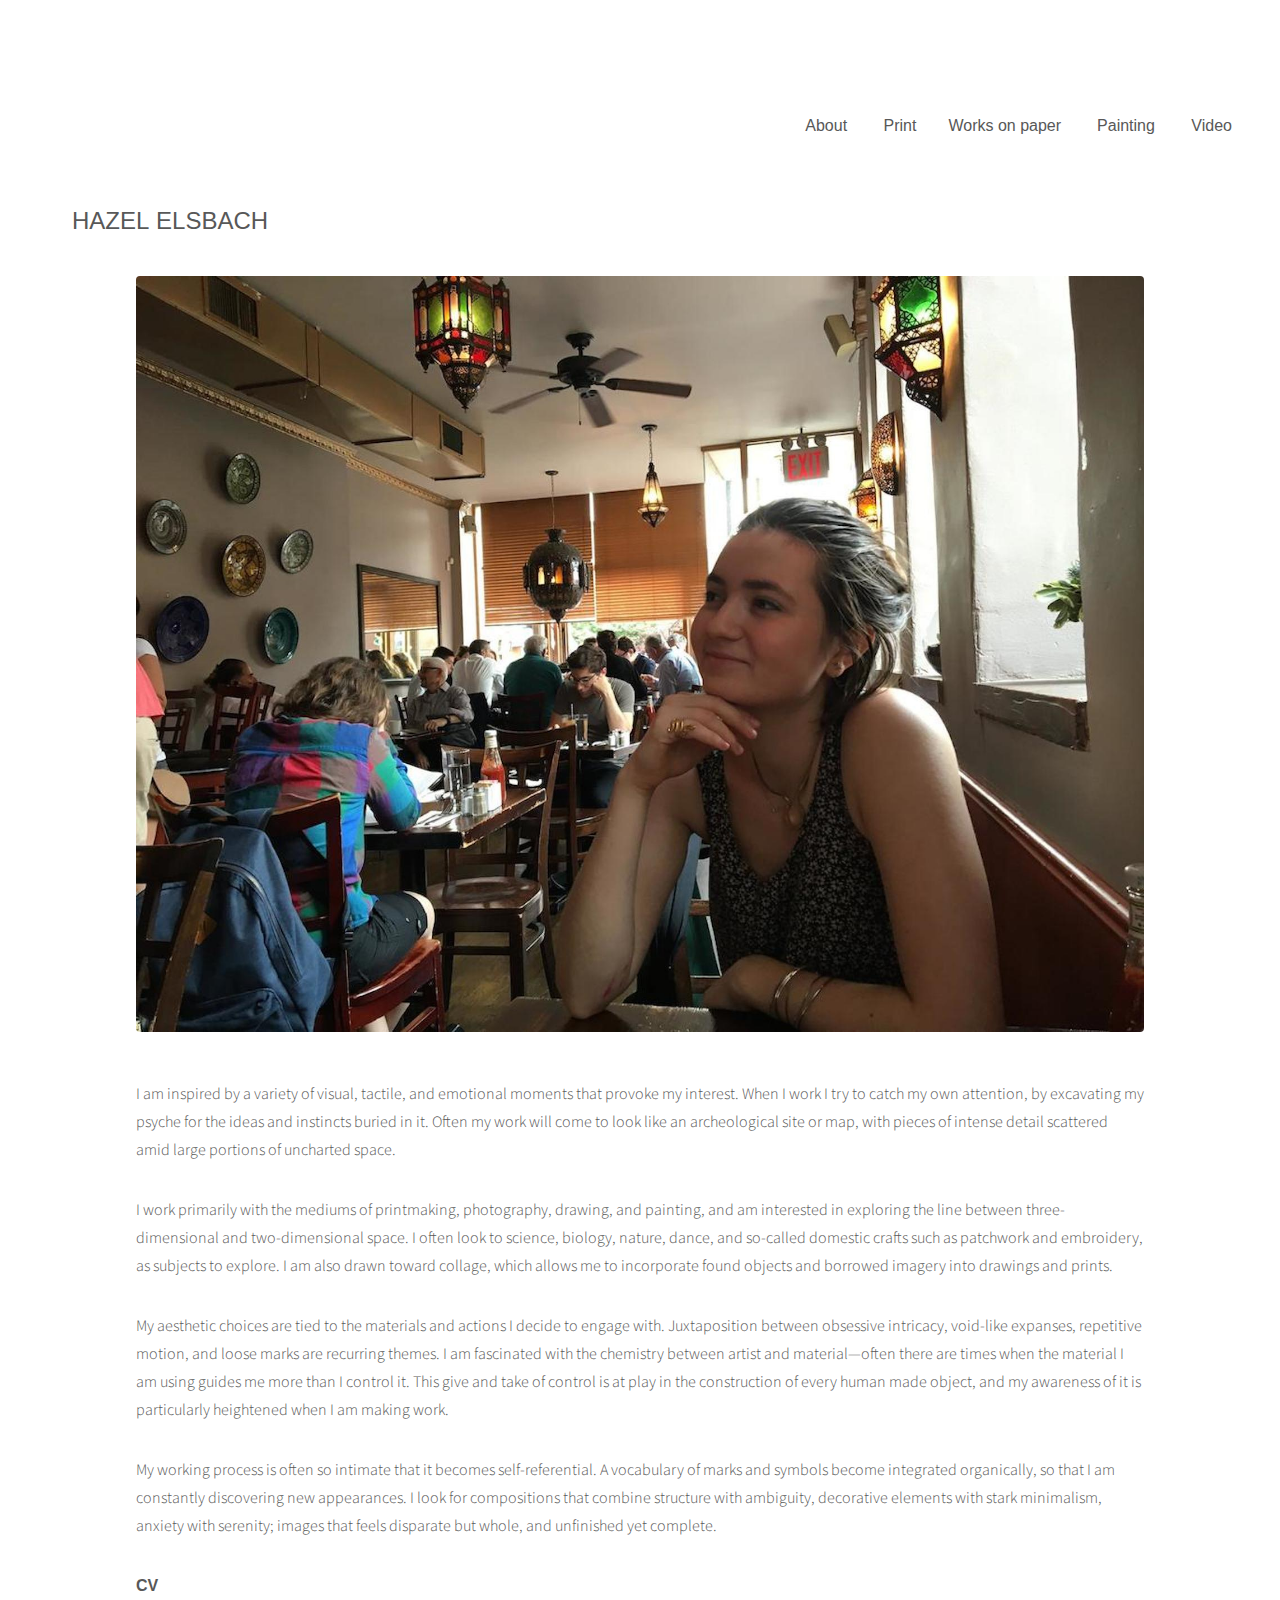
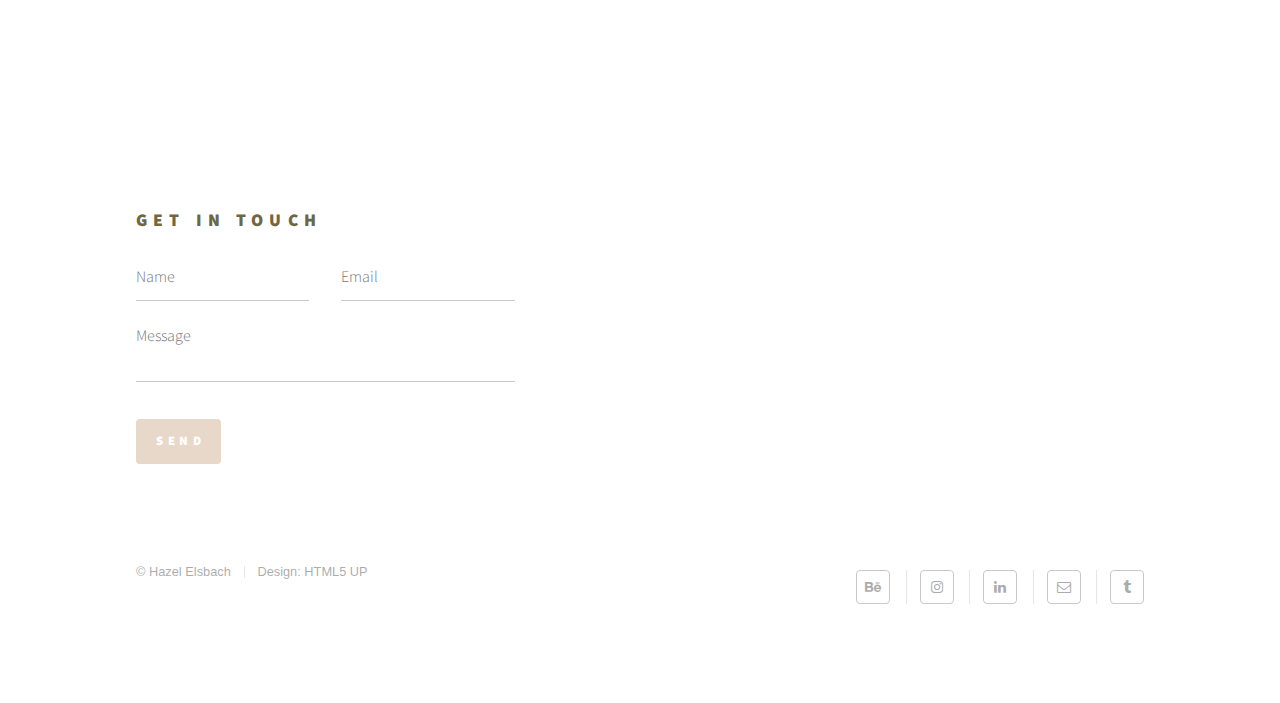
<file: about.html>
<!DOCTYPE HTML>

<html>
	<head>
		<title>Phantom by HTML5 UP</title>
		<meta charset="utf-8" />
		<meta name="viewport" content="width=device-width, initial-scale=1" />
		<!--[if lte IE 8]><script src="assets/js/ie/html5shiv.js"></script><![endif]-->
		<link rel="stylesheet" href="assets/css/main.css" />
		<!--[if lte IE 9]><link rel="stylesheet" href="assets/css/ie9.css" /><![endif]-->
		<!--[if lte IE 8]><link rel="stylesheet" href="assets/css/ie8.css" /><![endif]-->
	</head>

	<body>
		<!-- Wrapper -->
			<div id="wrapper">

				<!-- Header -->
					<header id="header">
									<a>
										<p align="right"> <font color="#6d6744"><a href="about.html">About </a>&emsp;&emsp;<a href="print.html">Print&emsp;&emsp;</a><a href="drawing.html">Works on paper</a>&emsp;&emsp; <a href="painting.html"> Painting </a>&emsp;&emsp;<a href="video.html">Video</a>&emsp;&emsp;&emsp;</font></p>
										<p>&nbsp;</p>
										<p> <font color="#6d6744", size="+2", letter-spacing: 3px;><a href="index.html">&emsp;&emsp;&emsp;HAZEL&nbsp;ELSBACH</a></font></p>
									</a>
					</header>

				<!-- Main -->
					<div id="main">
						<div class="inner">
							
							<span class="image main"><img src="images/pic13.jpg" alt="" /></span>
							<p>I am inspired by a variety of visual, tactile, and emotional moments that provoke my interest. When I work I try to catch my own attention, by excavating my psyche for the ideas and instincts buried in it. Often my work will come to look like an archeological site or map, with pieces of intense detail scattered amid large portions of uncharted space.</p>
							<p>I work primarily with the mediums of printmaking, photography, drawing, and painting, and am interested in exploring the line between three-dimensional and two-dimensional space. I often look to science, biology, nature, dance, and so-called domestic crafts such as patchwork and embroidery, as subjects to explore. I am also drawn toward collage, which allows me to incorporate found objects and borrowed imagery into drawings and prints.</p>
							<p>My aesthetic choices are tied to the materials and actions I decide to engage with. Juxtaposition between obsessive intricacy, void-like expanses, repetitive motion, and loose marks are recurring themes. I am fascinated with the chemistry between artist and material—often there are times when the material I am using guides me more than I control it. This give and take of control is at play in the construction of every human made object, and my awareness of it is particularly heightened when I am making work.</p>
							<p>My working process is often so intimate that it becomes self-referential. A vocabulary of marks and symbols become integrated organically, so that I am constantly discovering new appearances. I look for compositions that combine structure with ambiguity, decorative elements with stark minimalism, anxiety with serenity; images that feels disparate but whole, and unfinished yet complete.</p>  
							<p><a href="CV2.html"> <b>CV</b></p>


						</div>
					</div>


				<!-- Footer -->
					<footer id="footer">
						<div class="inner">
							<section>
								<h2>Get in touch</h2>
								<form method="post" action="#">
									<div class="field half first">
										<input type="text" name="name" id="name" placeholder="Name" />
									</div>
									<div class="field half">
										<input type="email" name="email" id="email" placeholder="Email" />
									</div>
									<div class="field">
										<textarea name="message" id="message" placeholder="Message"></textarea>
									</div>
									<ul class="actions">
										<li><input type="submit" value="Send" class="special" /></li>
									</ul>
								</form>
							</section>
							<ul class="copyright">
								<li>&copy; Hazel Elsbach</li><li>Design: <a href="http://html5up.net">HTML5 UP</a></li>
								<section>
							<ul class="icons">
									<li><a href="#" class="icon style2 fa-behance"><span class="label">Behance/span></a></li>
									<li><a href="#" class="icon style2 fa-instagram"><span class="label">Instagram</span></a></li>
									<li><a href="#" class="icon style2 fa-linkedin"><span class="label">Linkedin</span></a></li>
									<li><a href="#" class="icon style2 fa-envelope-o"><span class="label">Email</span></a></li>	
									<li><a href="#" class="icon style2 fa-tumblr"><span class="label">Tumblr</span></a></li>
										
							</ul>
							</section>
							</ul>
						</div>
					</footer>

			</div>

		<!-- Scripts -->
			<script src="assets/js/jquery.min.js"></script>
			<script src="assets/js/skel.min.js"></script>
			<script src="assets/js/util.js"></script>
			<!--[if lte IE 8]><script src="assets/js/ie/respond.min.js"></script><![endif]-->
			<script src="assets/js/main.js"></script>

	</body>
</html>
</file>
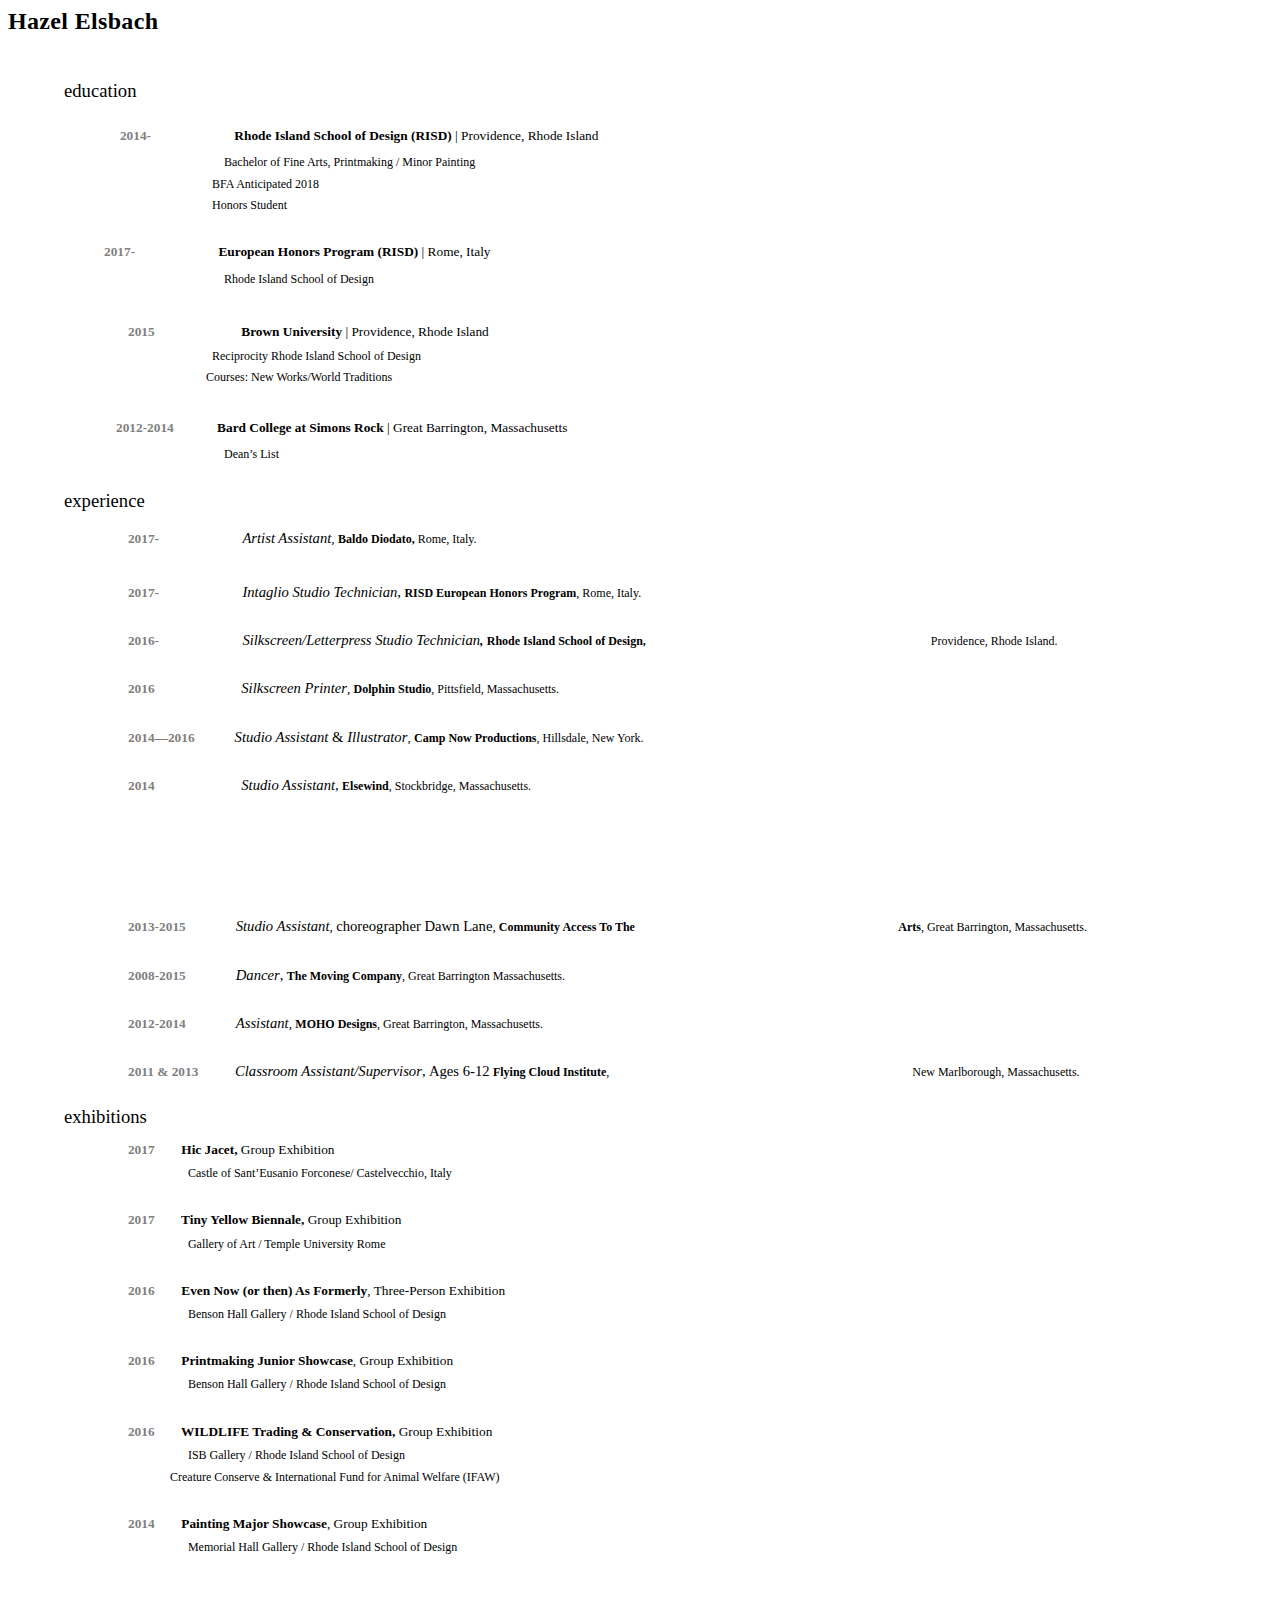
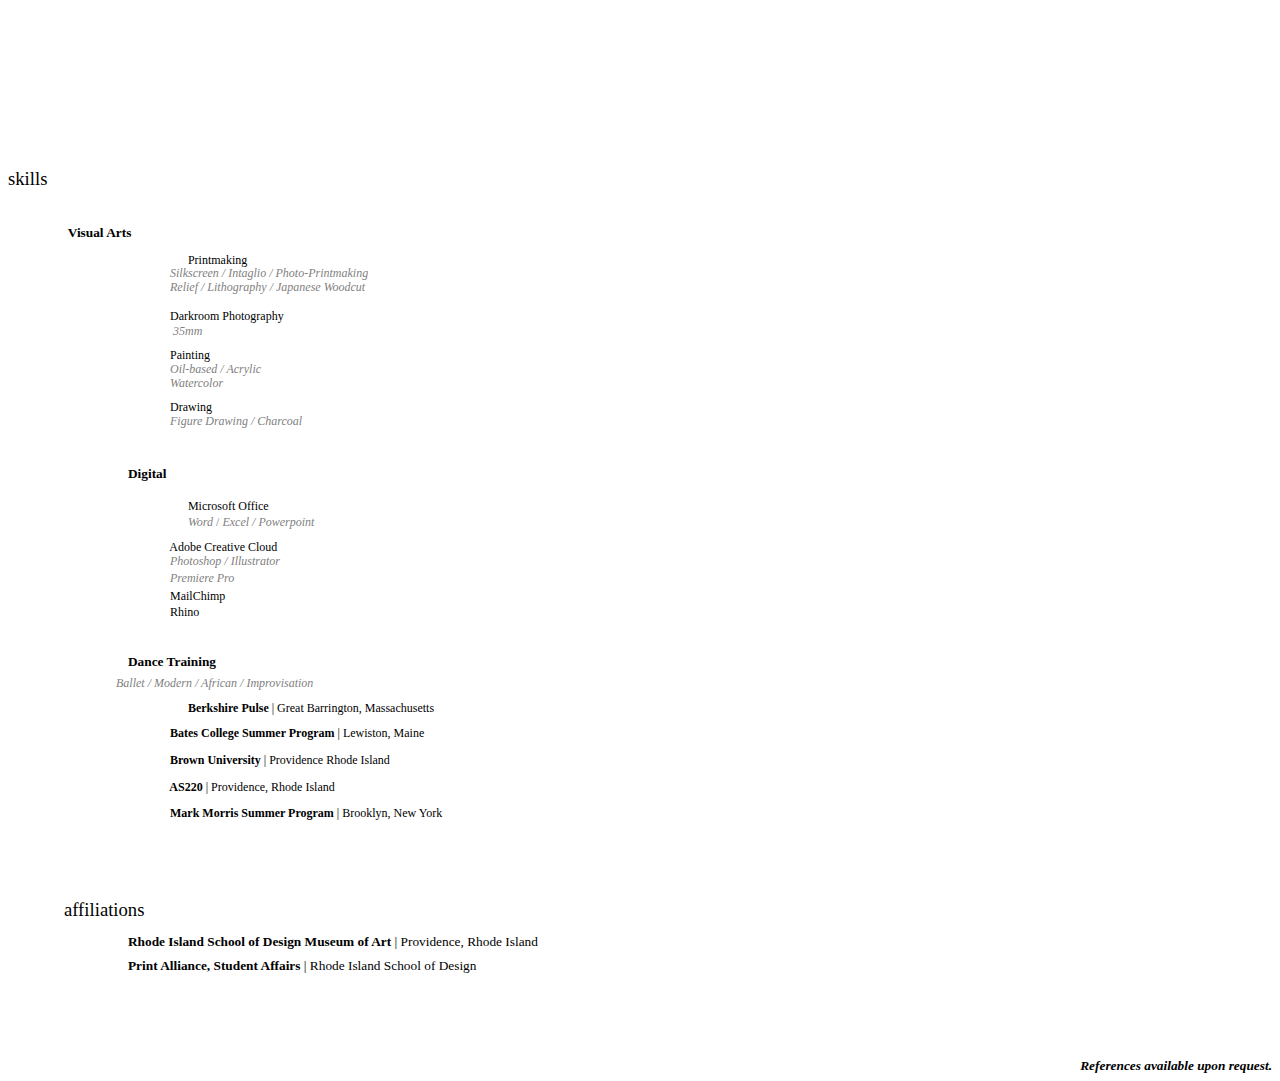
<file: CV2.htm>
<html xmlns:v="urn:schemas-microsoft-com:vml"
xmlns:o="urn:schemas-microsoft-com:office:office"
xmlns:w="urn:schemas-microsoft-com:office:word"
xmlns:m="http://schemas.microsoft.com/office/2004/12/omml"
xmlns:mv="http://macVmlSchemaUri" xmlns="http://www.w3.org/TR/REC-html40">

<head>
<meta name=Title content="">
<meta name=Keywords content="">
<meta http-equiv=Content-Type content="text/html; charset=macintosh">
<meta name=ProgId content=Word.Document>
<meta name=Generator content="Microsoft Word 14">
<meta name=Originator content="Microsoft Word 14">
<link rel=File-List href="CV2_files/filelist.xml">
<!--[if gte mso 9]><xml>
 <o:DocumentProperties>
  <o:Author>Hazel Elsbach</o:Author>
  <o:LastAuthor>soraya weill</o:LastAuthor>
  <o:Revision>2</o:Revision>
  <o:TotalTime>2</o:TotalTime>
  <o:Created>2017-05-21T19:51:00Z</o:Created>
  <o:LastSaved>2017-05-21T19:51:00Z</o:LastSaved>
  <o:Pages>2</o:Pages>
  <o:Words>483</o:Words>
  <o:Characters>2755</o:Characters>
  <o:Lines>22</o:Lines>
  <o:Paragraphs>6</o:Paragraphs>
  <o:CharactersWithSpaces>3232</o:CharactersWithSpaces>
  <o:Version>14.0</o:Version>
 </o:DocumentProperties>
 <o:OfficeDocumentSettings>
  <o:AllowPNG/>
 </o:OfficeDocumentSettings>
</xml><![endif]-->
<link rel=dataStoreItem href="CV2_files/item0001.xml"
target=":CV2_files:props0002.xml">
<link rel=themeData href="CV2_files/themedata.xml">
<!--[if gte mso 9]><xml>
 <w:WordDocument>
  <w:TrackMoves/>
  <w:TrackFormatting/>
  <w:PunctuationKerning/>
  <w:ValidateAgainstSchemas/>
  <w:SaveIfXMLInvalid>false</w:SaveIfXMLInvalid>
  <w:IgnoreMixedContent>false</w:IgnoreMixedContent>
  <w:AlwaysShowPlaceholderText>false</w:AlwaysShowPlaceholderText>
  <w:DoNotPromoteQF/>
  <w:LidThemeOther>EN-US</w:LidThemeOther>
  <w:LidThemeAsian>JA</w:LidThemeAsian>
  <w:LidThemeComplexScript>X-NONE</w:LidThemeComplexScript>
  <w:Compatibility>
   <w:BreakWrappedTables/>
   <w:SnapToGridInCell/>
   <w:WrapTextWithPunct/>
   <w:UseAsianBreakRules/>
   <w:DontGrowAutofit/>
   <w:SplitPgBreakAndParaMark/>
   <w:EnableOpenTypeKerning/>
   <w:DontFlipMirrorIndents/>
   <w:OverrideTableStyleHps/>
   <w:UseFELayout/>
  </w:Compatibility>
  <m:mathPr>
   <m:mathFont m:val="Cambria Math"/>
   <m:brkBin m:val="before"/>
   <m:brkBinSub m:val="&#45;-"/>
   <m:smallFrac m:val="off"/>
   <m:dispDef/>
   <m:lMargin m:val="0"/>
   <m:rMargin m:val="0"/>
   <m:defJc m:val="centerGroup"/>
   <m:wrapIndent m:val="1440"/>
   <m:intLim m:val="subSup"/>
   <m:naryLim m:val="undOvr"/>
  </m:mathPr></w:WordDocument>
</xml><![endif]--><!--[if gte mso 9]><xml>
 <w:LatentStyles DefLockedState="false" DefUnhideWhenUsed="true"
  DefSemiHidden="true" DefQFormat="false" DefPriority="99"
  LatentStyleCount="276">
  <w:LsdException Locked="false" Priority="0" SemiHidden="false"
   UnhideWhenUsed="false" QFormat="true" Name="Normal"/>
  <w:LsdException Locked="false" Priority="0" SemiHidden="false"
   UnhideWhenUsed="false" QFormat="true" Name="heading 1"/>
  <w:LsdException Locked="false" Priority="0" QFormat="true" Name="heading 2"/>
  <w:LsdException Locked="false" Priority="9" QFormat="true" Name="heading 3"/>
  <w:LsdException Locked="false" Priority="9" QFormat="true" Name="heading 4"/>
  <w:LsdException Locked="false" Priority="9" QFormat="true" Name="heading 5"/>
  <w:LsdException Locked="false" Priority="9" QFormat="true" Name="heading 6"/>
  <w:LsdException Locked="false" Priority="9" QFormat="true" Name="heading 7"/>
  <w:LsdException Locked="false" Priority="9" QFormat="true" Name="heading 8"/>
  <w:LsdException Locked="false" Priority="9" QFormat="true" Name="heading 9"/>
  <w:LsdException Locked="false" Priority="39" Name="toc 1"/>
  <w:LsdException Locked="false" Priority="39" Name="toc 2"/>
  <w:LsdException Locked="false" Priority="39" Name="toc 3"/>
  <w:LsdException Locked="false" Priority="39" Name="toc 4"/>
  <w:LsdException Locked="false" Priority="39" Name="toc 5"/>
  <w:LsdException Locked="false" Priority="39" Name="toc 6"/>
  <w:LsdException Locked="false" Priority="39" Name="toc 7"/>
  <w:LsdException Locked="false" Priority="39" Name="toc 8"/>
  <w:LsdException Locked="false" Priority="39" Name="toc 9"/>
  <w:LsdException Locked="false" Priority="0" Name="header"/>
  <w:LsdException Locked="false" Priority="35" QFormat="true" Name="caption"/>
  <w:LsdException Locked="false" Priority="0" Name="List Bullet"/>
  <w:LsdException Locked="false" Priority="0" SemiHidden="false"
   UnhideWhenUsed="false" QFormat="true" Name="Title"/>
  <w:LsdException Locked="false" Priority="1" Name="Default Paragraph Font"/>
  <w:LsdException Locked="false" Priority="11" SemiHidden="false"
   UnhideWhenUsed="false" QFormat="true" Name="Subtitle"/>
  <w:LsdException Locked="false" Priority="22" SemiHidden="false"
   UnhideWhenUsed="false" QFormat="true" Name="Strong"/>
  <w:LsdException Locked="false" Priority="20" SemiHidden="false"
   UnhideWhenUsed="false" QFormat="true" Name="Emphasis"/>
  <w:LsdException Locked="false" Priority="59" SemiHidden="false"
   UnhideWhenUsed="false" Name="Table Grid"/>
  <w:LsdException Locked="false" UnhideWhenUsed="false" Name="Placeholder Text"/>
  <w:LsdException Locked="false" Priority="1" SemiHidden="false"
   UnhideWhenUsed="false" QFormat="true" Name="No Spacing"/>
  <w:LsdException Locked="false" Priority="60" SemiHidden="false"
   UnhideWhenUsed="false" Name="Light Shading"/>
  <w:LsdException Locked="false" Priority="61" SemiHidden="false"
   UnhideWhenUsed="false" Name="Light List"/>
  <w:LsdException Locked="false" Priority="62" SemiHidden="false"
   UnhideWhenUsed="false" Name="Light Grid"/>
  <w:LsdException Locked="false" Priority="63" SemiHidden="false"
   UnhideWhenUsed="false" Name="Medium Shading 1"/>
  <w:LsdException Locked="false" Priority="64" SemiHidden="false"
   UnhideWhenUsed="false" Name="Medium Shading 2"/>
  <w:LsdException Locked="false" Priority="65" SemiHidden="false"
   UnhideWhenUsed="false" Name="Medium List 1"/>
  <w:LsdException Locked="false" Priority="66" SemiHidden="false"
   UnhideWhenUsed="false" Name="Medium List 2"/>
  <w:LsdException Locked="false" Priority="67" SemiHidden="false"
   UnhideWhenUsed="false" Name="Medium Grid 1"/>
  <w:LsdException Locked="false" Priority="68" SemiHidden="false"
   UnhideWhenUsed="false" Name="Medium Grid 2"/>
  <w:LsdException Locked="false" Priority="69" SemiHidden="false"
   UnhideWhenUsed="false" Name="Medium Grid 3"/>
  <w:LsdException Locked="false" Priority="70" SemiHidden="false"
   UnhideWhenUsed="false" Name="Dark List"/>
  <w:LsdException Locked="false" Priority="71" SemiHidden="false"
   UnhideWhenUsed="false" Name="Colorful Shading"/>
  <w:LsdException Locked="false" Priority="72" SemiHidden="false"
   UnhideWhenUsed="false" Name="Colorful List"/>
  <w:LsdException Locked="false" Priority="73" SemiHidden="false"
   UnhideWhenUsed="false" Name="Colorful Grid"/>
  <w:LsdException Locked="false" Priority="60" SemiHidden="false"
   UnhideWhenUsed="false" Name="Light Shading Accent 1"/>
  <w:LsdException Locked="false" Priority="61" SemiHidden="false"
   UnhideWhenUsed="false" Name="Light List Accent 1"/>
  <w:LsdException Locked="false" Priority="62" SemiHidden="false"
   UnhideWhenUsed="false" Name="Light Grid Accent 1"/>
  <w:LsdException Locked="false" Priority="63" SemiHidden="false"
   UnhideWhenUsed="false" Name="Medium Shading 1 Accent 1"/>
  <w:LsdException Locked="false" Priority="64" SemiHidden="false"
   UnhideWhenUsed="false" Name="Medium Shading 2 Accent 1"/>
  <w:LsdException Locked="false" Priority="65" SemiHidden="false"
   UnhideWhenUsed="false" Name="Medium List 1 Accent 1"/>
  <w:LsdException Locked="false" UnhideWhenUsed="false" Name="Revision"/>
  <w:LsdException Locked="false" Priority="34" SemiHidden="false"
   UnhideWhenUsed="false" QFormat="true" Name="List Paragraph"/>
  <w:LsdException Locked="false" Priority="29" SemiHidden="false"
   UnhideWhenUsed="false" QFormat="true" Name="Quote"/>
  <w:LsdException Locked="false" Priority="30" SemiHidden="false"
   UnhideWhenUsed="false" QFormat="true" Name="Intense Quote"/>
  <w:LsdException Locked="false" Priority="66" SemiHidden="false"
   UnhideWhenUsed="false" Name="Medium List 2 Accent 1"/>
  <w:LsdException Locked="false" Priority="67" SemiHidden="false"
   UnhideWhenUsed="false" Name="Medium Grid 1 Accent 1"/>
  <w:LsdException Locked="false" Priority="68" SemiHidden="false"
   UnhideWhenUsed="false" Name="Medium Grid 2 Accent 1"/>
  <w:LsdException Locked="false" Priority="69" SemiHidden="false"
   UnhideWhenUsed="false" Name="Medium Grid 3 Accent 1"/>
  <w:LsdException Locked="false" Priority="70" SemiHidden="false"
   UnhideWhenUsed="false" Name="Dark List Accent 1"/>
  <w:LsdException Locked="false" Priority="71" SemiHidden="false"
   UnhideWhenUsed="false" Name="Colorful Shading Accent 1"/>
  <w:LsdException Locked="false" Priority="72" SemiHidden="false"
   UnhideWhenUsed="false" Name="Colorful List Accent 1"/>
  <w:LsdException Locked="false" Priority="73" SemiHidden="false"
   UnhideWhenUsed="false" Name="Colorful Grid Accent 1"/>
  <w:LsdException Locked="false" Priority="60" SemiHidden="false"
   UnhideWhenUsed="false" Name="Light Shading Accent 2"/>
  <w:LsdException Locked="false" Priority="61" SemiHidden="false"
   UnhideWhenUsed="false" Name="Light List Accent 2"/>
  <w:LsdException Locked="false" Priority="62" SemiHidden="false"
   UnhideWhenUsed="false" Name="Light Grid Accent 2"/>
  <w:LsdException Locked="false" Priority="63" SemiHidden="false"
   UnhideWhenUsed="false" Name="Medium Shading 1 Accent 2"/>
  <w:LsdException Locked="false" Priority="64" SemiHidden="false"
   UnhideWhenUsed="false" Name="Medium Shading 2 Accent 2"/>
  <w:LsdException Locked="false" Priority="65" SemiHidden="false"
   UnhideWhenUsed="false" Name="Medium List 1 Accent 2"/>
  <w:LsdException Locked="false" Priority="66" SemiHidden="false"
   UnhideWhenUsed="false" Name="Medium List 2 Accent 2"/>
  <w:LsdException Locked="false" Priority="67" SemiHidden="false"
   UnhideWhenUsed="false" Name="Medium Grid 1 Accent 2"/>
  <w:LsdException Locked="false" Priority="68" SemiHidden="false"
   UnhideWhenUsed="false" Name="Medium Grid 2 Accent 2"/>
  <w:LsdException Locked="false" Priority="69" SemiHidden="false"
   UnhideWhenUsed="false" Name="Medium Grid 3 Accent 2"/>
  <w:LsdException Locked="false" Priority="70" SemiHidden="false"
   UnhideWhenUsed="false" Name="Dark List Accent 2"/>
  <w:LsdException Locked="false" Priority="71" SemiHidden="false"
   UnhideWhenUsed="false" Name="Colorful Shading Accent 2"/>
  <w:LsdException Locked="false" Priority="72" SemiHidden="false"
   UnhideWhenUsed="false" Name="Colorful List Accent 2"/>
  <w:LsdException Locked="false" Priority="73" SemiHidden="false"
   UnhideWhenUsed="false" Name="Colorful Grid Accent 2"/>
  <w:LsdException Locked="false" Priority="60" SemiHidden="false"
   UnhideWhenUsed="false" Name="Light Shading Accent 3"/>
  <w:LsdException Locked="false" Priority="61" SemiHidden="false"
   UnhideWhenUsed="false" Name="Light List Accent 3"/>
  <w:LsdException Locked="false" Priority="62" SemiHidden="false"
   UnhideWhenUsed="false" Name="Light Grid Accent 3"/>
  <w:LsdException Locked="false" Priority="63" SemiHidden="false"
   UnhideWhenUsed="false" Name="Medium Shading 1 Accent 3"/>
  <w:LsdException Locked="false" Priority="64" SemiHidden="false"
   UnhideWhenUsed="false" Name="Medium Shading 2 Accent 3"/>
  <w:LsdException Locked="false" Priority="65" SemiHidden="false"
   UnhideWhenUsed="false" Name="Medium List 1 Accent 3"/>
  <w:LsdException Locked="false" Priority="66" SemiHidden="false"
   UnhideWhenUsed="false" Name="Medium List 2 Accent 3"/>
  <w:LsdException Locked="false" Priority="67" SemiHidden="false"
   UnhideWhenUsed="false" Name="Medium Grid 1 Accent 3"/>
  <w:LsdException Locked="false" Priority="68" SemiHidden="false"
   UnhideWhenUsed="false" Name="Medium Grid 2 Accent 3"/>
  <w:LsdException Locked="false" Priority="69" SemiHidden="false"
   UnhideWhenUsed="false" Name="Medium Grid 3 Accent 3"/>
  <w:LsdException Locked="false" Priority="70" SemiHidden="false"
   UnhideWhenUsed="false" Name="Dark List Accent 3"/>
  <w:LsdException Locked="false" Priority="71" SemiHidden="false"
   UnhideWhenUsed="false" Name="Colorful Shading Accent 3"/>
  <w:LsdException Locked="false" Priority="72" SemiHidden="false"
   UnhideWhenUsed="false" Name="Colorful List Accent 3"/>
  <w:LsdException Locked="false" Priority="73" SemiHidden="false"
   UnhideWhenUsed="false" Name="Colorful Grid Accent 3"/>
  <w:LsdException Locked="false" Priority="60" SemiHidden="false"
   UnhideWhenUsed="false" Name="Light Shading Accent 4"/>
  <w:LsdException Locked="false" Priority="61" SemiHidden="false"
   UnhideWhenUsed="false" Name="Light List Accent 4"/>
  <w:LsdException Locked="false" Priority="62" SemiHidden="false"
   UnhideWhenUsed="false" Name="Light Grid Accent 4"/>
  <w:LsdException Locked="false" Priority="63" SemiHidden="false"
   UnhideWhenUsed="false" Name="Medium Shading 1 Accent 4"/>
  <w:LsdException Locked="false" Priority="64" SemiHidden="false"
   UnhideWhenUsed="false" Name="Medium Shading 2 Accent 4"/>
  <w:LsdException Locked="false" Priority="65" SemiHidden="false"
   UnhideWhenUsed="false" Name="Medium List 1 Accent 4"/>
  <w:LsdException Locked="false" Priority="66" SemiHidden="false"
   UnhideWhenUsed="false" Name="Medium List 2 Accent 4"/>
  <w:LsdException Locked="false" Priority="67" SemiHidden="false"
   UnhideWhenUsed="false" Name="Medium Grid 1 Accent 4"/>
  <w:LsdException Locked="false" Priority="68" SemiHidden="false"
   UnhideWhenUsed="false" Name="Medium Grid 2 Accent 4"/>
  <w:LsdException Locked="false" Priority="69" SemiHidden="false"
   UnhideWhenUsed="false" Name="Medium Grid 3 Accent 4"/>
  <w:LsdException Locked="false" Priority="70" SemiHidden="false"
   UnhideWhenUsed="false" Name="Dark List Accent 4"/>
  <w:LsdException Locked="false" Priority="71" SemiHidden="false"
   UnhideWhenUsed="false" Name="Colorful Shading Accent 4"/>
  <w:LsdException Locked="false" Priority="72" SemiHidden="false"
   UnhideWhenUsed="false" Name="Colorful List Accent 4"/>
  <w:LsdException Locked="false" Priority="73" SemiHidden="false"
   UnhideWhenUsed="false" Name="Colorful Grid Accent 4"/>
  <w:LsdException Locked="false" Priority="60" SemiHidden="false"
   UnhideWhenUsed="false" Name="Light Shading Accent 5"/>
  <w:LsdException Locked="false" Priority="61" SemiHidden="false"
   UnhideWhenUsed="false" Name="Light List Accent 5"/>
  <w:LsdException Locked="false" Priority="62" SemiHidden="false"
   UnhideWhenUsed="false" Name="Light Grid Accent 5"/>
  <w:LsdException Locked="false" Priority="63" SemiHidden="false"
   UnhideWhenUsed="false" Name="Medium Shading 1 Accent 5"/>
  <w:LsdException Locked="false" Priority="64" SemiHidden="false"
   UnhideWhenUsed="false" Name="Medium Shading 2 Accent 5"/>
  <w:LsdException Locked="false" Priority="65" SemiHidden="false"
   UnhideWhenUsed="false" Name="Medium List 1 Accent 5"/>
  <w:LsdException Locked="false" Priority="66" SemiHidden="false"
   UnhideWhenUsed="false" Name="Medium List 2 Accent 5"/>
  <w:LsdException Locked="false" Priority="67" SemiHidden="false"
   UnhideWhenUsed="false" Name="Medium Grid 1 Accent 5"/>
  <w:LsdException Locked="false" Priority="68" SemiHidden="false"
   UnhideWhenUsed="false" Name="Medium Grid 2 Accent 5"/>
  <w:LsdException Locked="false" Priority="69" SemiHidden="false"
   UnhideWhenUsed="false" Name="Medium Grid 3 Accent 5"/>
  <w:LsdException Locked="false" Priority="70" SemiHidden="false"
   UnhideWhenUsed="false" Name="Dark List Accent 5"/>
  <w:LsdException Locked="false" Priority="71" SemiHidden="false"
   UnhideWhenUsed="false" Name="Colorful Shading Accent 5"/>
  <w:LsdException Locked="false" Priority="72" SemiHidden="false"
   UnhideWhenUsed="false" Name="Colorful List Accent 5"/>
  <w:LsdException Locked="false" Priority="73" SemiHidden="false"
   UnhideWhenUsed="false" Name="Colorful Grid Accent 5"/>
  <w:LsdException Locked="false" Priority="60" SemiHidden="false"
   UnhideWhenUsed="false" Name="Light Shading Accent 6"/>
  <w:LsdException Locked="false" Priority="61" SemiHidden="false"
   UnhideWhenUsed="false" Name="Light List Accent 6"/>
  <w:LsdException Locked="false" Priority="62" SemiHidden="false"
   UnhideWhenUsed="false" Name="Light Grid Accent 6"/>
  <w:LsdException Locked="false" Priority="63" SemiHidden="false"
   UnhideWhenUsed="false" Name="Medium Shading 1 Accent 6"/>
  <w:LsdException Locked="false" Priority="64" SemiHidden="false"
   UnhideWhenUsed="false" Name="Medium Shading 2 Accent 6"/>
  <w:LsdException Locked="false" Priority="65" SemiHidden="false"
   UnhideWhenUsed="false" Name="Medium List 1 Accent 6"/>
  <w:LsdException Locked="false" Priority="66" SemiHidden="false"
   UnhideWhenUsed="false" Name="Medium List 2 Accent 6"/>
  <w:LsdException Locked="false" Priority="67" SemiHidden="false"
   UnhideWhenUsed="false" Name="Medium Grid 1 Accent 6"/>
  <w:LsdException Locked="false" Priority="68" SemiHidden="false"
   UnhideWhenUsed="false" Name="Medium Grid 2 Accent 6"/>
  <w:LsdException Locked="false" Priority="69" SemiHidden="false"
   UnhideWhenUsed="false" Name="Medium Grid 3 Accent 6"/>
  <w:LsdException Locked="false" Priority="70" SemiHidden="false"
   UnhideWhenUsed="false" Name="Dark List Accent 6"/>
  <w:LsdException Locked="false" Priority="71" SemiHidden="false"
   UnhideWhenUsed="false" Name="Colorful Shading Accent 6"/>
  <w:LsdException Locked="false" Priority="72" SemiHidden="false"
   UnhideWhenUsed="false" Name="Colorful List Accent 6"/>
  <w:LsdException Locked="false" Priority="73" SemiHidden="false"
   UnhideWhenUsed="false" Name="Colorful Grid Accent 6"/>
  <w:LsdException Locked="false" Priority="19" SemiHidden="false"
   UnhideWhenUsed="false" QFormat="true" Name="Subtle Emphasis"/>
  <w:LsdException Locked="false" Priority="21" SemiHidden="false"
   UnhideWhenUsed="false" QFormat="true" Name="Intense Emphasis"/>
  <w:LsdException Locked="false" Priority="31" SemiHidden="false"
   UnhideWhenUsed="false" QFormat="true" Name="Subtle Reference"/>
  <w:LsdException Locked="false" Priority="32" SemiHidden="false"
   UnhideWhenUsed="false" QFormat="true" Name="Intense Reference"/>
  <w:LsdException Locked="false" Priority="33" SemiHidden="false"
   UnhideWhenUsed="false" QFormat="true" Name="Book Title"/>
  <w:LsdException Locked="false" Priority="37" Name="Bibliography"/>
  <w:LsdException Locked="false" Priority="39" QFormat="true" Name="TOC Heading"/>
 </w:LatentStyles>
</xml><![endif]-->
<style>
<!--
 /* Font Definitions */
@font-face
	{font-family:"Courier New";
	panose-1:2 7 3 9 2 2 5 2 4 4;
	mso-font-charset:0;
	mso-generic-font-family:auto;
	mso-font-pitch:variable;
	mso-font-signature:3 0 0 0 1 0;}
@font-face
	{font-family:Wingdings;
	panose-1:5 0 0 0 0 0 0 0 0 0;
	mso-font-charset:2;
	mso-generic-font-family:auto;
	mso-font-pitch:variable;
	mso-font-signature:0 268435456 0 0 -2147483648 0;}
@font-face
	{font-family:"\FF2D\FF33 \660E\671D";
	panose-1:0 0 0 0 0 0 0 0 0 0;
	mso-font-charset:128;
	mso-generic-font-family:roman;
	mso-font-format:other;
	mso-font-pitch:fixed;
	mso-font-signature:1 134676480 16 0 131072 0;}
@font-face
	{font-family:"\FF2D\FF33 \30B4\30B7\30C3\30AF";
	panose-1:0 0 0 0 0 0 0 0 0 0;
	mso-font-charset:128;
	mso-generic-font-family:modern;
	mso-font-format:other;
	mso-font-pitch:fixed;
	mso-font-signature:1 134676480 16 0 131072 0;}
@font-face
	{font-family:"\FF2D\FF33 \30B4\30B7\30C3\30AF";
	panose-1:0 0 0 0 0 0 0 0 0 0;
	mso-font-charset:128;
	mso-generic-font-family:modern;
	mso-font-format:other;
	mso-font-pitch:fixed;
	mso-font-signature:1 134676480 16 0 131072 0;}
@font-face
	{font-family:Calibri;
	panose-1:2 15 5 2 2 2 4 3 2 4;
	mso-font-charset:0;
	mso-generic-font-family:auto;
	mso-font-pitch:variable;
	mso-font-signature:3 0 0 0 1 0;}
@font-face
	{font-family:Cambria;
	panose-1:2 4 5 3 5 4 6 3 2 4;
	mso-font-charset:0;
	mso-generic-font-family:auto;
	mso-font-pitch:variable;
	mso-font-signature:3 0 0 0 1 0;}
@font-face
	{font-family:"Calisto MT";
	panose-1:2 4 6 3 5 5 5 3 3 4;
	mso-font-charset:0;
	mso-generic-font-family:auto;
	mso-font-pitch:variable;
	mso-font-signature:3 0 0 0 1 0;}
 /* Style Definitions */
p.MsoNormal, li.MsoNormal, div.MsoNormal
	{mso-style-unhide:no;
	mso-style-parent:"";
	margin:0in;
	margin-bottom:.0001pt;
	line-height:115%;
	mso-pagination:widow-orphan;
	font-size:10.0pt;
	mso-bidi-font-size:11.0pt;
	font-family:Cambria;
	mso-ascii-font-family:Cambria;
	mso-ascii-theme-font:minor-latin;
	mso-fareast-font-family:"\FF2D\FF33 \660E\671D";
	mso-fareast-theme-font:minor-fareast;
	mso-hansi-font-family:Cambria;
	mso-hansi-theme-font:minor-latin;
	mso-bidi-font-family:"Times New Roman";
	mso-bidi-theme-font:minor-bidi;}
h1
	{mso-style-unhide:no;
	mso-style-link:"Heading 1 Char";
	mso-style-next:"Body Text";
	margin-top:20.0pt;
	margin-right:0in;
	margin-bottom:10.0pt;
	margin-left:0in;
	mso-pagination:widow-orphan lines-together;
	page-break-after:avoid;
	mso-outline-level:1;
	font-size:14.0pt;
	font-family:Calibri;
	mso-ascii-font-family:Calibri;
	mso-ascii-theme-font:major-latin;
	mso-fareast-font-family:"\FF2D\FF33 \30B4\30B7\30C3\30AF";
	mso-fareast-theme-font:major-fareast;
	mso-hansi-font-family:Calibri;
	mso-hansi-theme-font:major-latin;
	mso-bidi-font-family:"Times New Roman";
	mso-bidi-theme-font:major-bidi;
	color:black;
	mso-themecolor:text1;
	mso-font-kerning:0pt;}
h2
	{mso-style-unhide:no;
	mso-style-link:"Heading 2 Char";
	mso-style-next:"Body Text";
	margin-top:10.0pt;
	margin-right:0in;
	margin-bottom:5.0pt;
	margin-left:0in;
	mso-pagination:widow-orphan lines-together;
	page-break-after:avoid;
	mso-outline-level:2;
	tab-stops:right 7.0in;
	font-size:10.0pt;
	font-family:Calibri;
	mso-ascii-font-family:Calibri;
	mso-ascii-theme-font:major-latin;
	mso-fareast-font-family:"\FF2D\FF33 \30B4\30B7\30C3\30AF";
	mso-fareast-theme-font:major-fareast;
	mso-hansi-font-family:Calibri;
	mso-hansi-theme-font:major-latin;
	mso-bidi-font-family:"Times New Roman";
	mso-bidi-theme-font:major-bidi;
	color:black;
	mso-themecolor:text1;}
p.MsoHeader, li.MsoHeader, div.MsoHeader
	{mso-style-unhide:no;
	mso-style-link:"Header Char";
	margin-top:0in;
	margin-right:0in;
	margin-bottom:24.0pt;
	margin-left:0in;
	text-align:right;
	line-height:115%;
	mso-pagination:widow-orphan;
	tab-stops:center 3.25in right 6.5in;
	font-size:10.0pt;
	mso-bidi-font-size:11.0pt;
	font-family:Cambria;
	mso-ascii-font-family:Cambria;
	mso-ascii-theme-font:minor-latin;
	mso-fareast-font-family:"\FF2D\FF33 \660E\671D";
	mso-fareast-theme-font:minor-fareast;
	mso-hansi-font-family:Cambria;
	mso-hansi-theme-font:minor-latin;
	mso-bidi-font-family:"Times New Roman";
	mso-bidi-theme-font:minor-bidi;
	font-weight:bold;
	mso-bidi-font-weight:normal;}
p.MsoFooter, li.MsoFooter, div.MsoFooter
	{mso-style-priority:99;
	mso-style-link:"Footer Char";
	margin:0in;
	margin-bottom:.0001pt;
	mso-pagination:widow-orphan;
	tab-stops:center 3.0in right 6.0in;
	font-size:10.0pt;
	mso-bidi-font-size:11.0pt;
	font-family:Cambria;
	mso-ascii-font-family:Cambria;
	mso-ascii-theme-font:minor-latin;
	mso-fareast-font-family:"\FF2D\FF33 \660E\671D";
	mso-fareast-theme-font:minor-fareast;
	mso-hansi-font-family:Cambria;
	mso-hansi-theme-font:minor-latin;
	mso-bidi-font-family:"Times New Roman";
	mso-bidi-theme-font:minor-bidi;}
p.MsoListBullet, li.MsoListBullet, div.MsoListBullet
	{mso-style-unhide:no;
	margin-top:0in;
	margin-right:0in;
	margin-bottom:6.0pt;
	margin-left:.25in;
	text-indent:-.25in;
	line-height:115%;
	mso-pagination:widow-orphan;
	mso-list:l2 level1 lfo1;
	tab-stops:list .25in;
	font-size:10.0pt;
	mso-bidi-font-size:11.0pt;
	font-family:Cambria;
	mso-ascii-font-family:Cambria;
	mso-ascii-theme-font:minor-latin;
	mso-fareast-font-family:"\FF2D\FF33 \660E\671D";
	mso-fareast-theme-font:minor-fareast;
	mso-hansi-font-family:Cambria;
	mso-hansi-theme-font:minor-latin;
	mso-bidi-font-family:"Times New Roman";
	mso-bidi-theme-font:minor-bidi;}
p.MsoTitle, li.MsoTitle, div.MsoTitle
	{mso-style-unhide:no;
	mso-style-link:"Title Char";
	mso-style-next:Normal;
	margin:0in;
	margin-bottom:.0001pt;
	mso-pagination:widow-orphan;
	font-size:18.0pt;
	font-family:Calibri;
	mso-ascii-font-family:Calibri;
	mso-ascii-theme-font:major-latin;
	mso-fareast-font-family:"\FF2D\FF33 \30B4\30B7\30C3\30AF";
	mso-fareast-theme-font:major-fareast;
	mso-hansi-font-family:Calibri;
	mso-hansi-theme-font:major-latin;
	mso-bidi-font-family:"Times New Roman";
	mso-bidi-theme-font:major-bidi;
	color:black;
	mso-themecolor:text1;
	letter-spacing:.25pt;
	mso-font-kerning:14.0pt;
	font-weight:bold;
	mso-bidi-font-weight:normal;}
p.MsoBodyText, li.MsoBodyText, div.MsoBodyText
	{mso-style-priority:99;
	mso-style-link:"Body Text Char";
	margin-top:0in;
	margin-right:0in;
	margin-bottom:6.0pt;
	margin-left:0in;
	line-height:115%;
	mso-pagination:widow-orphan;
	font-size:10.0pt;
	mso-bidi-font-size:11.0pt;
	font-family:Cambria;
	mso-ascii-font-family:Cambria;
	mso-ascii-theme-font:minor-latin;
	mso-fareast-font-family:"\FF2D\FF33 \660E\671D";
	mso-fareast-theme-font:minor-fareast;
	mso-hansi-font-family:Cambria;
	mso-hansi-theme-font:minor-latin;
	mso-bidi-font-family:"Times New Roman";
	mso-bidi-theme-font:minor-bidi;}
a:link, span.MsoHyperlink
	{mso-style-priority:99;
	color:blue;
	mso-themecolor:hyperlink;
	text-decoration:underline;
	text-underline:single;}
a:visited, span.MsoHyperlinkFollowed
	{mso-style-noshow:yes;
	mso-style-priority:99;
	color:purple;
	mso-themecolor:followedhyperlink;
	text-decoration:underline;
	text-underline:single;}
span.Heading1Char
	{mso-style-name:"Heading 1 Char";
	mso-style-unhide:no;
	mso-style-locked:yes;
	mso-style-link:"Heading 1";
	mso-ansi-font-size:14.0pt;
	mso-bidi-font-size:14.0pt;
	font-family:Calibri;
	mso-ascii-font-family:Calibri;
	mso-ascii-theme-font:major-latin;
	mso-fareast-font-family:"\FF2D\FF33 \30B4\30B7\30C3\30AF";
	mso-fareast-theme-font:major-fareast;
	mso-hansi-font-family:Calibri;
	mso-hansi-theme-font:major-latin;
	mso-bidi-font-family:"Times New Roman";
	mso-bidi-theme-font:major-bidi;
	color:black;
	mso-themecolor:text1;
	font-weight:bold;}
span.Heading2Char
	{mso-style-name:"Heading 2 Char";
	mso-style-unhide:no;
	mso-style-locked:yes;
	mso-style-link:"Heading 2";
	mso-ansi-font-size:10.0pt;
	mso-bidi-font-size:10.0pt;
	font-family:Calibri;
	mso-ascii-font-family:Calibri;
	mso-ascii-theme-font:major-latin;
	mso-fareast-font-family:"\FF2D\FF33 \30B4\30B7\30C3\30AF";
	mso-fareast-theme-font:major-fareast;
	mso-hansi-font-family:Calibri;
	mso-hansi-theme-font:major-latin;
	mso-bidi-font-family:"Times New Roman";
	mso-bidi-theme-font:major-bidi;
	color:black;
	mso-themecolor:text1;
	font-weight:bold;}
span.HeaderChar
	{mso-style-name:"Header Char";
	mso-style-unhide:no;
	mso-style-locked:yes;
	mso-style-link:Header;
	mso-ansi-font-size:10.0pt;
	mso-bidi-font-size:11.0pt;
	font-weight:bold;
	mso-bidi-font-weight:normal;}
span.TitleChar
	{mso-style-name:"Title Char";
	mso-style-unhide:no;
	mso-style-locked:yes;
	mso-style-link:Title;
	mso-ansi-font-size:18.0pt;
	mso-bidi-font-size:18.0pt;
	font-family:Calibri;
	mso-ascii-font-family:Calibri;
	mso-ascii-theme-font:major-latin;
	mso-fareast-font-family:"\FF2D\FF33 \30B4\30B7\30C3\30AF";
	mso-fareast-theme-font:major-fareast;
	mso-hansi-font-family:Calibri;
	mso-hansi-theme-font:major-latin;
	mso-bidi-font-family:"Times New Roman";
	mso-bidi-theme-font:major-bidi;
	color:black;
	mso-themecolor:text1;
	letter-spacing:.25pt;
	mso-font-kerning:14.0pt;
	font-weight:bold;
	mso-bidi-font-weight:normal;}
p.ContactDetails, li.ContactDetails, div.ContactDetails
	{mso-style-name:"Contact Details";
	mso-style-unhide:no;
	margin-top:6.0pt;
	margin-right:0in;
	margin-bottom:12.0pt;
	margin-left:0in;
	line-height:115%;
	mso-pagination:widow-orphan;
	font-size:9.0pt;
	font-family:Cambria;
	mso-ascii-font-family:Cambria;
	mso-ascii-theme-font:minor-latin;
	mso-fareast-font-family:"\FF2D\FF33 \660E\671D";
	mso-fareast-theme-font:minor-fareast;
	mso-hansi-font-family:Cambria;
	mso-hansi-theme-font:minor-latin;
	mso-bidi-font-family:"Times New Roman";
	mso-bidi-theme-font:minor-bidi;
	color:black;
	mso-themecolor:text1;}
span.BodyTextChar
	{mso-style-name:"Body Text Char";
	mso-style-priority:99;
	mso-style-unhide:no;
	mso-style-locked:yes;
	mso-style-link:"Body Text";
	mso-ansi-font-size:10.0pt;
	mso-bidi-font-size:11.0pt;}
span.FooterChar
	{mso-style-name:"Footer Char";
	mso-style-priority:99;
	mso-style-unhide:no;
	mso-style-locked:yes;
	mso-style-link:Footer;
	mso-ansi-font-size:10.0pt;
	mso-bidi-font-size:11.0pt;}
.MsoChpDefault
	{mso-style-type:export-only;
	mso-default-props:yes;
	font-family:Cambria;
	mso-ascii-font-family:Cambria;
	mso-ascii-theme-font:minor-latin;
	mso-fareast-font-family:"\FF2D\FF33 \660E\671D";
	mso-fareast-theme-font:minor-fareast;
	mso-hansi-font-family:Cambria;
	mso-hansi-theme-font:minor-latin;
	mso-bidi-font-family:"Times New Roman";
	mso-bidi-theme-font:minor-bidi;}
 /* Page Definitions */
@page
	{mso-footnote-separator:url(":CV2_files:header.htm") fs;
	mso-footnote-continuation-separator:url(":CV2_files:header.htm") fcs;
	mso-endnote-separator:url(":CV2_files:header.htm") es;
	mso-endnote-continuation-separator:url(":CV2_files:header.htm") ecs;}
@page WordSection1
	{size:8.5in 11.0in;
	margin:-.5in .7in 0in .7in;
	mso-header-margin:.5in;
	mso-footer-margin:.5in;
	mso-title-page:yes;
	mso-even-header:url(":CV2_files:header.htm") eh1;
	mso-header:url(":CV2_files:header.htm") h1;
	mso-footer:url(":CV2_files:header.htm") f1;
	mso-first-footer:url(":CV2_files:header.htm") ff1;
	mso-paper-source:0;}
div.WordSection1
	{page:WordSection1;}
@page WordSection2
	{size:8.5in 11.0in;
	margin:-.5in .7in 0in .7in;
	mso-header-margin:.5in;
	mso-footer-margin:.5in;
	mso-title-page:yes;
	mso-even-header:url(":CV2_files:header.htm") eh1;
	mso-header:url(":CV2_files:header.htm") h1;
	mso-footer:url(":CV2_files:header.htm") f1;
	mso-first-footer:url(":CV2_files:header.htm") ff1;
	mso-paper-source:0;}
div.WordSection2
	{page:WordSection2;}
@page WordSection3
	{size:8.5in 11.0in;
	margin:-.5in .7in 0in .7in;
	mso-header-margin:.5in;
	mso-footer-margin:.5in;
	mso-columns:2 even .5in;
	mso-title-page:yes;
	mso-even-header:url(":CV2_files:header.htm") eh1;
	mso-header:url(":CV2_files:header.htm") h1;
	mso-footer:url(":CV2_files:header.htm") f1;
	mso-first-footer:url(":CV2_files:header.htm") ff1;
	mso-paper-source:0;}
div.WordSection3
	{page:WordSection3;}
@page WordSection4
	{size:8.5in 11.0in;
	margin:-.5in .7in 0in .7in;
	mso-header-margin:.5in;
	mso-footer-margin:.5in;
	mso-title-page:yes;
	mso-even-header:url(":CV2_files:header.htm") eh1;
	mso-header:url(":CV2_files:header.htm") h1;
	mso-footer:url(":CV2_files:header.htm") f1;
	mso-first-footer:url(":CV2_files:header.htm") ff1;
	mso-paper-source:0;}
div.WordSection4
	{page:WordSection4;}
 /* List Definitions */
@list l0
	{mso-list-id:-119;
	mso-list-type:simple;
	mso-list-template-ids:972092592;}
@list l0:level1
	{mso-level-number-format:bullet;
	mso-level-style-link:"List Bullet";
	mso-level-text:\F0B7;
	mso-level-tab-stop:.25in;
	mso-level-number-position:left;
	margin-left:.25in;
	text-indent:-.25in;
	font-family:Symbol;}
@list l1
	{mso-list-id:174882266;
	mso-list-type:hybrid;
	mso-list-template-ids:-778930906 -928094066 67698691 67698693 67698689 67698691 67698693 67698689 67698691 67698693;}
@list l1:level1
	{mso-level-number-format:bullet;
	mso-level-text:\F0B7;
	mso-level-tab-stop:none;
	mso-level-number-position:left;
	text-indent:-.25in;
	mso-ansi-font-size:10.0pt;
	mso-bidi-font-size:10.0pt;
	font-family:"Calisto MT";
	mso-ansi-font-weight:normal;
	mso-bidi-font-weight:normal;
	mso-ansi-font-style:normal;
	mso-bidi-font-style:normal;}
@list l1:level2
	{mso-level-number-format:bullet;
	mso-level-text:o;
	mso-level-tab-stop:none;
	mso-level-number-position:left;
	text-indent:-.25in;
	font-family:"Courier New";}
@list l1:level3
	{mso-level-number-format:bullet;
	mso-level-text:\F0A7;
	mso-level-tab-stop:none;
	mso-level-number-position:left;
	text-indent:-.25in;
	font-family:Wingdings;}
@list l1:level4
	{mso-level-number-format:bullet;
	mso-level-text:\F0B7;
	mso-level-tab-stop:none;
	mso-level-number-position:left;
	text-indent:-.25in;
	font-family:Symbol;}
@list l1:level5
	{mso-level-number-format:bullet;
	mso-level-text:o;
	mso-level-tab-stop:none;
	mso-level-number-position:left;
	text-indent:-.25in;
	font-family:"Courier New";}
@list l1:level6
	{mso-level-number-format:bullet;
	mso-level-text:\F0A7;
	mso-level-tab-stop:none;
	mso-level-number-position:left;
	text-indent:-.25in;
	font-family:Wingdings;}
@list l1:level7
	{mso-level-number-format:bullet;
	mso-level-text:\F0B7;
	mso-level-tab-stop:none;
	mso-level-number-position:left;
	text-indent:-.25in;
	font-family:Symbol;}
@list l1:level8
	{mso-level-number-format:bullet;
	mso-level-text:o;
	mso-level-tab-stop:none;
	mso-level-number-position:left;
	text-indent:-.25in;
	font-family:"Courier New";}
@list l1:level9
	{mso-level-number-format:bullet;
	mso-level-text:\F0A7;
	mso-level-tab-stop:none;
	mso-level-number-position:left;
	text-indent:-.25in;
	font-family:Wingdings;}
@list l2
	{mso-list-id:628508570;
	mso-list-type:hybrid;
	mso-list-template-ids:-1915208976 -1479118700 67698691 67698693 67698689 67698691 67698693 67698689 67698691 67698693;}
@list l2:level1
	{mso-level-number-format:bullet;
	mso-level-style-link:"List Bullet";
	mso-level-text:n;
	mso-level-tab-stop:.25in;
	mso-level-number-position:left;
	margin-left:.25in;
	text-indent:-.25in;
	mso-ansi-font-size:9.0pt;
	font-family:Wingdings;
	color:black;
	mso-themecolor:text1;}
@list l2:level2
	{mso-level-number-format:bullet;
	mso-level-text:o;
	mso-level-tab-stop:none;
	mso-level-number-position:left;
	text-indent:-.25in;
	font-family:"Courier New";
	mso-bidi-font-family:"Courier New";}
@list l2:level3
	{mso-level-number-format:bullet;
	mso-level-text:\F0A7;
	mso-level-tab-stop:none;
	mso-level-number-position:left;
	text-indent:-.25in;
	font-family:Wingdings;}
@list l2:level4
	{mso-level-number-format:bullet;
	mso-level-text:\F0B7;
	mso-level-tab-stop:none;
	mso-level-number-position:left;
	text-indent:-.25in;
	font-family:Symbol;}
@list l2:level5
	{mso-level-number-format:bullet;
	mso-level-text:o;
	mso-level-tab-stop:none;
	mso-level-number-position:left;
	text-indent:-.25in;
	font-family:"Courier New";
	mso-bidi-font-family:"Courier New";}
@list l2:level6
	{mso-level-number-format:bullet;
	mso-level-text:\F0A7;
	mso-level-tab-stop:none;
	mso-level-number-position:left;
	text-indent:-.25in;
	font-family:Wingdings;}
@list l2:level7
	{mso-level-number-format:bullet;
	mso-level-text:\F0B7;
	mso-level-tab-stop:none;
	mso-level-number-position:left;
	text-indent:-.25in;
	font-family:Symbol;}
@list l2:level8
	{mso-level-number-format:bullet;
	mso-level-text:o;
	mso-level-tab-stop:none;
	mso-level-number-position:left;
	text-indent:-.25in;
	font-family:"Courier New";
	mso-bidi-font-family:"Courier New";}
@list l2:level9
	{mso-level-number-format:bullet;
	mso-level-text:\F0A7;
	mso-level-tab-stop:none;
	mso-level-number-position:left;
	text-indent:-.25in;
	font-family:Wingdings;}
@list l3
	{mso-list-id:880242499;
	mso-list-type:hybrid;
	mso-list-template-ids:467406912 -928094066 67698691 67698693 67698689 67698691 67698693 67698689 67698691 67698693;}
@list l3:level1
	{mso-level-number-format:bullet;
	mso-level-text:\F0B7;
	mso-level-tab-stop:none;
	mso-level-number-position:left;
	text-indent:-.25in;
	mso-ansi-font-size:10.0pt;
	mso-bidi-font-size:10.0pt;
	font-family:"Calisto MT";
	mso-ansi-font-weight:normal;
	mso-bidi-font-weight:normal;
	mso-ansi-font-style:normal;
	mso-bidi-font-style:normal;}
@list l3:level2
	{mso-level-number-format:bullet;
	mso-level-text:o;
	mso-level-tab-stop:none;
	mso-level-number-position:left;
	text-indent:-.25in;
	font-family:"Courier New";}
@list l3:level3
	{mso-level-number-format:bullet;
	mso-level-text:\F0A7;
	mso-level-tab-stop:none;
	mso-level-number-position:left;
	text-indent:-.25in;
	font-family:Wingdings;}
@list l3:level4
	{mso-level-number-format:bullet;
	mso-level-text:\F0B7;
	mso-level-tab-stop:none;
	mso-level-number-position:left;
	text-indent:-.25in;
	font-family:Symbol;}
@list l3:level5
	{mso-level-number-format:bullet;
	mso-level-text:o;
	mso-level-tab-stop:none;
	mso-level-number-position:left;
	text-indent:-.25in;
	font-family:"Courier New";}
@list l3:level6
	{mso-level-number-format:bullet;
	mso-level-text:\F0A7;
	mso-level-tab-stop:none;
	mso-level-number-position:left;
	text-indent:-.25in;
	font-family:Wingdings;}
@list l3:level7
	{mso-level-number-format:bullet;
	mso-level-text:\F0B7;
	mso-level-tab-stop:none;
	mso-level-number-position:left;
	text-indent:-.25in;
	font-family:Symbol;}
@list l3:level8
	{mso-level-number-format:bullet;
	mso-level-text:o;
	mso-level-tab-stop:none;
	mso-level-number-position:left;
	text-indent:-.25in;
	font-family:"Courier New";}
@list l3:level9
	{mso-level-number-format:bullet;
	mso-level-text:\F0A7;
	mso-level-tab-stop:none;
	mso-level-number-position:left;
	text-indent:-.25in;
	font-family:Wingdings;}
ol
	{margin-bottom:0in;}
ul
	{margin-bottom:0in;}
-->
</style>
<!--[if gte mso 10]>
<style>
 /* Style Definitions */
table.MsoNormalTable
	{mso-style-name:"Table Normal";
	mso-tstyle-rowband-size:0;
	mso-tstyle-colband-size:0;
	mso-style-noshow:yes;
	mso-style-priority:99;
	mso-style-parent:"";
	mso-padding-alt:0in 5.4pt 0in 5.4pt;
	mso-para-margin:0in;
	mso-para-margin-bottom:.0001pt;
	mso-pagination:widow-orphan;
	font-size:12.0pt;
	font-family:Cambria;
	mso-ascii-font-family:Cambria;
	mso-ascii-theme-font:minor-latin;
	mso-hansi-font-family:Cambria;
	mso-hansi-theme-font:minor-latin;}
</style>
<![endif]--><!--[if gte mso 9]><xml>
 <o:shapedefaults v:ext="edit" spidmax="1027"/>
</xml><![endif]--><!--[if gte mso 9]><xml>
 <o:shapelayout v:ext="edit">
  <o:idmap v:ext="edit" data="1"/>
 </o:shapelayout></xml><![endif]-->
</head>

<body lang=EN-US link=blue vlink=purple style='tab-interval:.5in'>

<div class=WordSection1>

<p class=MsoTitle><!--[if supportFields]><span style='mso-element:field-begin'></span><span
style="mso-spacerun:yes">&nbsp;</span>PLACEHOLDER <span style='mso-element:
field-begin'></span><span style="mso-spacerun:yes">&nbsp;</span>IF <span
style='mso-element:field-begin'></span><span
style="mso-spacerun:yes">&nbsp;</span>USERNAME <span style='mso-element:field-separator'></span><span
style='mso-no-proof:yes'>Hazel Elsbach<span style='mso-element:field-end'></span></span>=&quot;&quot;
&quot;[Your Name]&quot; <span style='mso-element:field-begin'></span><span
style="mso-spacerun:yes">&nbsp;</span>USERNAME <span style='mso-element:field-separator'></span><span
style='mso-no-proof:yes'>Hazel Elsbach<span style='mso-element:field-end'></span></span><span
style='mso-element:field-separator'></span><span style='mso-no-proof:yes'>Hazel
Elsbach</span><span style='mso-element:field-end'></span> \* MERGEFORMAT<span
style='mso-element:field-separator'></span><![endif]-->Hazel <span
style='mso-no-proof:yes'>Elsbach</span><!--[if supportFields]><span
style='mso-element:field-end'></span><![endif]--></p>

<p class=ContactDetails><span style="mso-spacerun:yes">&nbsp;</span></p>

<h1 style='line-height:12.0pt;mso-line-height-rule:exactly'><span
style='font-family:Cambria;mso-ascii-theme-font:minor-latin;mso-hansi-theme-font:
minor-latin;font-weight:normal;mso-bidi-font-weight:bold'><span
style='mso-tab-count:1'>&nbsp;&nbsp;&nbsp;&nbsp;&nbsp;&nbsp;&nbsp;&nbsp;&nbsp;&nbsp;&nbsp; </span></span><span
style='font-weight:normal;mso-bidi-font-weight:bold'>education<o:p></o:p></span></h1>

<h1 style='line-height:12.0pt;mso-line-height-rule:exactly'><span
style='font-family:Cambria;mso-ascii-theme-font:minor-latin;mso-hansi-theme-font:
minor-latin;font-weight:normal;mso-bidi-font-weight:bold'><span
style='mso-tab-count:2'>&nbsp;&nbsp;&nbsp;&nbsp;&nbsp;&nbsp;&nbsp;&nbsp;&nbsp;&nbsp;&nbsp;&nbsp;&nbsp;&nbsp;&nbsp;&nbsp;&nbsp;&nbsp;&nbsp;&nbsp;&nbsp;&nbsp;&nbsp; </span></span><span
style='font-size:10.0pt;color:#7F7F7F;mso-themecolor:text1;mso-themetint:128'>2014-</span><span
style='font-size:10.0pt'><span style='mso-tab-count:1'>&nbsp;&nbsp;&nbsp;&nbsp;&nbsp;&nbsp; </span><span
style='mso-tab-count:1'>&nbsp;&nbsp;&nbsp;&nbsp;&nbsp;&nbsp;&nbsp;&nbsp;&nbsp;&nbsp;&nbsp;&nbsp;&nbsp;&nbsp;&nbsp;&nbsp;&nbsp; </span>Rhode
Island School of Design (RISD) </span><span style='font-size:10.0pt;font-weight:
normal;mso-bidi-font-weight:bold'>|</span><span style='font-size:10.0pt'> </span><span
style='font-size:10.0pt;font-weight:normal;mso-bidi-font-weight:bold'>Providence,
Rhode Island</span><span style='font-size:10.0pt;font-family:Cambria;
mso-ascii-theme-font:minor-latin;mso-hansi-theme-font:minor-latin;font-weight:
normal;mso-bidi-font-weight:bold'><o:p></o:p></span></h1>

<p class=MsoNormal style='margin-top:0in;margin-right:0in;margin-bottom:8.0pt;
margin-left:.5in;text-indent:.5in;line-height:8.0pt;mso-line-height-rule:exactly'><span
style='mso-tab-count:1'>&nbsp;&nbsp;&nbsp;&nbsp;&nbsp;&nbsp;&nbsp;&nbsp;&nbsp;&nbsp;&nbsp;&nbsp;&nbsp;&nbsp;&nbsp;&nbsp;&nbsp; </span><span
style='mso-tab-count:1'>&nbsp;&nbsp;&nbsp;&nbsp;&nbsp;&nbsp;&nbsp;&nbsp;&nbsp;&nbsp;&nbsp;&nbsp;&nbsp;&nbsp;&nbsp;&nbsp;&nbsp; </span><span
style='font-size:9.0pt'>Bachelor of Fine Arts, Printmaking / Minor Painting<o:p></o:p></span></p>

<p class=MsoNormal style='margin-top:0in;margin-right:0in;margin-bottom:8.0pt;
margin-left:.5in;text-indent:.5in;line-height:8.0pt;mso-line-height-rule:exactly'><span
style='font-size:9.0pt'><span style='mso-tab-count:1'>&nbsp;&nbsp;&nbsp;&nbsp;&nbsp;&nbsp;&nbsp;&nbsp;&nbsp;&nbsp;&nbsp;&nbsp;&nbsp;&nbsp;&nbsp;&nbsp;&nbsp; </span><span
style='mso-tab-count:1'>&nbsp;&nbsp;&nbsp;&nbsp;&nbsp;&nbsp;&nbsp;&nbsp;&nbsp;&nbsp;&nbsp;&nbsp;&nbsp;&nbsp;&nbsp;&nbsp;&nbsp; </span>BFA
Anticipated 2018<o:p></o:p></span></p>

<p class=MsoNormal style='margin-top:0in;margin-right:0in;margin-bottom:8.0pt;
margin-left:.5in;text-indent:.5in;line-height:8.0pt;mso-line-height-rule:exactly'><span
style='font-size:9.0pt'><span style='mso-tab-count:1'>&nbsp;&nbsp;&nbsp;&nbsp;&nbsp;&nbsp;&nbsp;&nbsp;&nbsp;&nbsp;&nbsp;&nbsp;&nbsp;&nbsp;&nbsp;&nbsp;&nbsp; </span><span
style='mso-tab-count:1'>&nbsp;&nbsp;&nbsp;&nbsp;&nbsp;&nbsp;&nbsp;&nbsp;&nbsp;&nbsp;&nbsp;&nbsp;&nbsp;&nbsp;&nbsp;&nbsp;&nbsp; </span>Honors
Student<o:p></o:p></span></p>

<p class=MsoNormal style='margin-top:0in;margin-right:0in;margin-bottom:8.0pt;
margin-left:.5in;text-indent:.5in;line-height:9.0pt;mso-line-height-rule:exactly'><o:p>&nbsp;</o:p></p>

<p class=MsoNormal style='margin-top:0in;margin-right:0in;margin-bottom:8.0pt;
margin-left:.5in;text-indent:.5in;line-height:normal'><b style='mso-bidi-font-weight:
normal'><span style='font-family:Calibri;mso-ascii-theme-font:major-latin;
mso-hansi-theme-font:major-latin;color:#7F7F7F;mso-themecolor:text1;mso-themetint:
128'>2017-</span></b><span style='font-family:Calibri;mso-ascii-theme-font:
major-latin;mso-hansi-theme-font:major-latin;color:#7F7F7F;mso-themecolor:text1;
mso-themetint:128'><span style='mso-tab-count:1'>&nbsp;&nbsp;&nbsp;&nbsp;&nbsp;&nbsp; </span></span><span
style='font-family:Calibri;mso-ascii-theme-font:major-latin;mso-hansi-theme-font:
major-latin'><span style='mso-tab-count:1'>&nbsp;&nbsp;&nbsp;&nbsp;&nbsp;&nbsp;&nbsp;&nbsp;&nbsp;&nbsp;&nbsp;&nbsp;&nbsp;&nbsp;&nbsp;&nbsp;&nbsp; </span><b
style='mso-bidi-font-weight:normal'>European Honors Program (RISD)</b></span><span
style='mso-bidi-font-size:10.0pt'> | </span><span style='font-family:Calibri;
mso-ascii-theme-font:major-latin;mso-hansi-theme-font:major-latin'>Rome, Italy<o:p></o:p></span></p>

<p class=MsoNormal style='margin-top:0in;margin-right:0in;margin-bottom:8.0pt;
margin-left:.5in;text-indent:.5in;line-height:normal'><b style='mso-bidi-font-weight:
normal'><span style='font-family:Calibri;mso-ascii-theme-font:major-latin;
mso-hansi-theme-font:major-latin'><span style='mso-tab-count:2'>&nbsp;&nbsp;&nbsp;&nbsp;&nbsp;&nbsp;&nbsp;&nbsp;&nbsp;&nbsp;&nbsp;&nbsp;&nbsp;&nbsp;&nbsp;&nbsp;&nbsp;&nbsp;&nbsp;&nbsp;&nbsp;&nbsp;&nbsp;&nbsp;&nbsp;&nbsp;&nbsp;&nbsp;&nbsp;&nbsp;&nbsp;&nbsp;&nbsp;&nbsp;&nbsp; </span></span></b><span
style='font-size:9.0pt'>Rhode Island School of Design<o:p></o:p></span></p>

<p class=MsoNormal style='margin-bottom:8.0pt;line-height:normal'><span
style='font-family:Calibri;mso-ascii-theme-font:major-latin;mso-hansi-theme-font:
major-latin'><o:p>&nbsp;</o:p></span></p>

<p class=MsoNormal style='margin-bottom:8.0pt;line-height:normal'><span
style="mso-spacerun:yes">&nbsp;&nbsp;&nbsp; </span><span style='mso-tab-count:
1'>&nbsp;&nbsp;&nbsp;&nbsp;&nbsp;&nbsp;&nbsp;&nbsp;&nbsp;&nbsp;&nbsp;&nbsp;&nbsp; </span><span
style='mso-tab-count:1'>&nbsp;&nbsp;&nbsp;&nbsp;&nbsp;&nbsp;&nbsp;&nbsp;&nbsp;&nbsp;&nbsp;&nbsp;&nbsp;&nbsp;&nbsp;&nbsp;&nbsp; </span><b
style='mso-bidi-font-weight:normal'><span style='font-family:Calibri;
mso-ascii-theme-font:major-latin;mso-hansi-theme-font:major-latin;color:#7F7F7F;
mso-themecolor:text1;mso-themetint:128'>2015<span style='mso-tab-count:1'>&nbsp;&nbsp;&nbsp;&nbsp;&nbsp;&nbsp;&nbsp; </span></span></b><b
style='mso-bidi-font-weight:normal'><span style='font-family:Calibri;
mso-ascii-theme-font:major-latin;mso-hansi-theme-font:major-latin'><span
style='mso-tab-count:1'>&nbsp;&nbsp;&nbsp;&nbsp;&nbsp;&nbsp;&nbsp;&nbsp;&nbsp;&nbsp;&nbsp;&nbsp;&nbsp;&nbsp;&nbsp;&nbsp;&nbsp; </span>Brown
University</span></b> <span style='mso-bidi-font-size:10.0pt'>| </span><span
style='font-family:Calibri;mso-ascii-theme-font:major-latin;mso-hansi-theme-font:
major-latin'>Providence, Rhode Island</span><span style='mso-tab-count:4'>&nbsp;&nbsp;&nbsp;&nbsp;&nbsp;&nbsp;&nbsp;&nbsp;&nbsp;&nbsp;&nbsp;&nbsp;&nbsp;&nbsp;&nbsp;&nbsp;&nbsp;&nbsp;&nbsp;&nbsp;&nbsp;&nbsp;&nbsp;&nbsp;&nbsp;&nbsp;&nbsp;&nbsp;&nbsp;&nbsp;&nbsp;&nbsp;&nbsp;&nbsp;&nbsp;&nbsp;&nbsp;&nbsp;&nbsp;&nbsp;&nbsp;&nbsp;&nbsp;&nbsp;&nbsp;&nbsp;&nbsp;&nbsp;&nbsp;&nbsp;&nbsp;&nbsp;&nbsp;&nbsp; </span><b
style='mso-bidi-font-weight:normal'><span style='font-family:Calibri;
mso-ascii-theme-font:major-latin;mso-hansi-theme-font:major-latin'><o:p></o:p></span></b></p>

<p class=MsoNormal style='margin-top:0in;margin-right:0in;margin-bottom:8.0pt;
margin-left:1.0in;text-indent:.5in;line-height:8.0pt;mso-line-height-rule:exactly'><span
style='mso-tab-count:1'>&nbsp;&nbsp;&nbsp;&nbsp;&nbsp;&nbsp;&nbsp;&nbsp;&nbsp;&nbsp;&nbsp;&nbsp;&nbsp;&nbsp;&nbsp;&nbsp;&nbsp; </span><span
style='font-size:9.0pt'>Reciprocity Rhode Island School of Design<o:p></o:p></span></p>

<p class=MsoNormal style='margin-top:0in;margin-right:0in;margin-bottom:8.0pt;
margin-left:.5in;text-indent:1.0in;line-height:8.0pt;mso-line-height-rule:exactly'><span
style='font-size:9.0pt'><span style='mso-tab-count:1'>&nbsp;&nbsp;&nbsp;&nbsp;&nbsp;&nbsp;&nbsp;&nbsp;&nbsp;&nbsp;&nbsp;&nbsp;&nbsp;&nbsp;&nbsp;&nbsp;&nbsp; </span>Courses:
New Works/World Traditions<o:p></o:p></span></p>

<p class=MsoNormal style='margin-top:0in;margin-right:0in;margin-bottom:8.0pt;
margin-left:.5in;text-indent:1.0in;line-height:normal'><o:p>&nbsp;</o:p></p>

<p class=MsoNormal style='margin-top:0in;margin-right:0in;margin-bottom:8.0pt;
margin-left:.5in;line-height:normal'><w:Sdt
 DocPart="2A371AADABB01A4F9D602C15F2C381CF" ID="9459752"><span><span
 style='mso-tab-count:1'>&nbsp;&nbsp;&nbsp;&nbsp;&nbsp;&nbsp;&nbsp;&nbsp;&nbsp;&nbsp;&nbsp;&nbsp;&nbsp;&nbsp;&nbsp;&nbsp;&nbsp; </span><b
 style='mso-bidi-font-weight:normal'><span style='font-family:Calibri;
 mso-ascii-theme-font:major-latin;mso-hansi-theme-font:major-latin;color:#7F7F7F;
 mso-themecolor:text1;mso-themetint:128'>2012-2014<span
 style="mso-spacerun:yes">&nbsp;&nbsp;&nbsp;&nbsp;&nbsp;&nbsp;&nbsp;&nbsp;&nbsp;&nbsp;&nbsp;
 </span><span style="mso-spacerun:yes">&nbsp;</span></span></b><b
 style='mso-bidi-font-weight:normal'><span style='font-family:Calibri;
 mso-ascii-theme-font:major-latin;mso-hansi-theme-font:major-latin'>Bard
 College at Simons Rock</w:Sdt></span></b></span><b style='mso-bidi-font-weight:
normal'><span style='font-family:Calibri;mso-ascii-theme-font:major-latin;
mso-hansi-theme-font:major-latin'> </span></b><span style='mso-bidi-font-size:
10.0pt'>| </span><span style='font-family:Calibri;mso-ascii-theme-font:major-latin;
mso-hansi-theme-font:major-latin'>Great Barrington, Massachusetts</span><span
style='mso-tab-count:1'>&nbsp; </span><b style='mso-bidi-font-weight:normal'><span
style='font-family:Calibri;mso-ascii-theme-font:major-latin;mso-hansi-theme-font:
major-latin'><o:p></o:p></span></b></p>

<p class=MsoNormal style='margin-top:0in;margin-right:0in;margin-bottom:8.0pt;
margin-left:.5in;text-indent:.5in;line-height:10.0pt;mso-line-height-rule:exactly'><span
style='font-family:Calibri;mso-ascii-theme-font:major-latin;mso-fareast-font-family:
"\FF2D\FF33 \30B4\30B7\30C3\30AF";mso-fareast-theme-font:major-fareast;
mso-hansi-theme-font:major-latin;mso-bidi-font-family:"Times New Roman";
mso-bidi-theme-font:major-bidi'><span style='mso-tab-count:1'>&nbsp;&nbsp;&nbsp;&nbsp;&nbsp;&nbsp;&nbsp;&nbsp;&nbsp;&nbsp;&nbsp;&nbsp;&nbsp;&nbsp;&nbsp;&nbsp;&nbsp; </span><span
style='mso-tab-count:1'>&nbsp;&nbsp;&nbsp;&nbsp;&nbsp;&nbsp;&nbsp;&nbsp;&nbsp;&nbsp;&nbsp;&nbsp;&nbsp;&nbsp;&nbsp;&nbsp;&nbsp; </span></span><span
style='font-size:9.0pt;mso-fareast-font-family:"\FF2D\FF33 \30B4\30B7\30C3\30AF";
mso-fareast-theme-font:major-fareast;mso-bidi-font-family:"Times New Roman";
mso-bidi-theme-font:major-bidi'>Dean�s List<o:p></o:p></span></p>

<h1 style='line-height:19.0pt;mso-line-height-rule:exactly'><span
style='font-family:Cambria;mso-ascii-theme-font:minor-latin;mso-hansi-theme-font:
minor-latin;font-weight:normal;mso-bidi-font-weight:bold'><span
style='mso-tab-count:1'>&nbsp;&nbsp;&nbsp;&nbsp;&nbsp;&nbsp;&nbsp;&nbsp;&nbsp;&nbsp;&nbsp; </span></span><span
style='font-weight:normal;mso-bidi-font-weight:bold'>experience<o:p></o:p></span></h1>

<p class=MsoBodyText style='line-height:19.0pt;mso-line-height-rule:exactly'><b
style='mso-bidi-font-weight:normal'><span style='font-family:Calibri;
mso-ascii-theme-font:major-latin;mso-hansi-theme-font:major-latin'><span
style='mso-tab-count:2'>&nbsp;&nbsp;&nbsp;&nbsp;&nbsp;&nbsp;&nbsp;&nbsp;&nbsp;&nbsp;&nbsp;&nbsp;&nbsp;&nbsp;&nbsp;&nbsp;&nbsp;&nbsp;&nbsp;&nbsp;&nbsp;&nbsp;&nbsp;&nbsp;&nbsp;&nbsp;&nbsp;&nbsp;&nbsp;&nbsp;&nbsp;&nbsp;&nbsp;&nbsp;&nbsp; </span><span
style='color:#7F7F7F;mso-themecolor:text1;mso-themetint:128'>2017-</span><span
style='mso-tab-count:2'>&nbsp;&nbsp;&nbsp;&nbsp;&nbsp;&nbsp;&nbsp;&nbsp;&nbsp;&nbsp;&nbsp;&nbsp;&nbsp;&nbsp;&nbsp;&nbsp;&nbsp;&nbsp;&nbsp;&nbsp;&nbsp;&nbsp;&nbsp;&nbsp; </span></span></b><i
style='mso-bidi-font-style:normal'><span style='font-size:11.0pt'>Artist
Assistant</span>,</i><b style='mso-bidi-font-weight:normal'><i
style='mso-bidi-font-style:normal'><span style='font-family:Calibri;mso-ascii-theme-font:
major-latin;mso-hansi-theme-font:major-latin'> </span></i></b><b
style='mso-bidi-font-weight:normal'><span style='font-size:9.0pt'>Baldo
Diodato,</span></b><span style='font-size:9.0pt'> Rome, Italy.</span><span
style='font-family:Calibri;mso-ascii-theme-font:major-latin;mso-hansi-theme-font:
major-latin'> <o:p></o:p></span></p>

<p class=MsoBodyText><o:p>&nbsp;</o:p></p>

<p class=MsoBodyText style='line-height:normal'><span style='mso-tab-count:
2'>&nbsp;&nbsp;&nbsp;&nbsp;&nbsp;&nbsp;&nbsp;&nbsp;&nbsp;&nbsp;&nbsp;&nbsp;&nbsp;&nbsp;&nbsp;&nbsp;&nbsp;&nbsp;&nbsp;&nbsp;&nbsp;&nbsp;&nbsp;&nbsp;&nbsp;&nbsp;&nbsp;&nbsp;&nbsp;&nbsp;&nbsp;&nbsp;&nbsp;&nbsp;&nbsp; </span><b
style='mso-bidi-font-weight:normal'><span style='font-family:Calibri;
mso-ascii-theme-font:major-latin;mso-hansi-theme-font:major-latin;color:#7F7F7F;
mso-themecolor:text1;mso-themetint:128'>2017-</span></b><span style='color:
#7F7F7F;mso-themecolor:text1;mso-themetint:128'><span style='mso-tab-count:
1'>&nbsp;&nbsp;&nbsp;&nbsp;&nbsp;&nbsp; </span></span><span style='mso-tab-count:
1'>&nbsp;&nbsp;&nbsp;&nbsp;&nbsp;&nbsp;&nbsp;&nbsp;&nbsp;&nbsp;&nbsp;&nbsp;&nbsp;&nbsp;&nbsp;&nbsp;&nbsp; </span><i
style='mso-bidi-font-style:normal'><span style='font-size:11.0pt'>Intaglio
Studio Technician</span></i><span style='font-size:11.0pt'>,</span> <b
style='mso-bidi-font-weight:normal'><span style='font-size:9.0pt'>RISD</span></b><span
style='font-size:9.0pt'> <b style='mso-bidi-font-weight:normal'>European Honors
Program</b>, Rome, Italy.</span></p>

<p class=MsoBodyText><b style='mso-bidi-font-weight:normal'><span
style='mso-tab-count:3'>&nbsp;&nbsp;&nbsp;&nbsp;&nbsp;&nbsp;&nbsp;&nbsp;&nbsp;&nbsp;&nbsp;&nbsp;&nbsp;&nbsp;&nbsp;&nbsp;&nbsp;&nbsp;&nbsp;&nbsp;&nbsp;&nbsp;&nbsp;&nbsp;&nbsp;&nbsp;&nbsp;&nbsp;&nbsp;&nbsp;&nbsp;&nbsp;&nbsp;&nbsp;&nbsp;&nbsp;&nbsp;&nbsp;&nbsp;&nbsp;&nbsp;&nbsp;&nbsp;&nbsp;&nbsp;&nbsp;&nbsp;&nbsp;&nbsp;&nbsp;&nbsp;&nbsp;&nbsp; </span><o:p></o:p></b></p>

<p class=MsoBodyText><b style='mso-bidi-font-weight:normal'><span
style='font-family:Calibri;mso-ascii-theme-font:major-latin;mso-hansi-theme-font:
major-latin'><span style='mso-tab-count:2'>&nbsp;&nbsp;&nbsp;&nbsp;&nbsp;&nbsp;&nbsp;&nbsp;&nbsp;&nbsp;&nbsp;&nbsp;&nbsp;&nbsp;&nbsp;&nbsp;&nbsp;&nbsp;&nbsp;&nbsp;&nbsp;&nbsp;&nbsp;&nbsp;&nbsp;&nbsp;&nbsp;&nbsp;&nbsp;&nbsp;&nbsp;&nbsp;&nbsp;&nbsp;&nbsp; </span><span
style='color:#7F7F7F;mso-themecolor:text1;mso-themetint:128'>2016-<span
style='mso-tab-count:1'>&nbsp;&nbsp;&nbsp;&nbsp;&nbsp;&nbsp; </span></span></span><span
style='mso-tab-count:1'>&nbsp;&nbsp;&nbsp;&nbsp;&nbsp;&nbsp;&nbsp;&nbsp;&nbsp;&nbsp;&nbsp;&nbsp;&nbsp;&nbsp;&nbsp;&nbsp;&nbsp; </span></b><i
style='mso-bidi-font-style:normal'><span style='font-size:11.0pt;line-height:
115%'>Silkscreen/Letterpress Studio Technician</span><b style='mso-bidi-font-weight:
normal'>, </b></i><b style='mso-bidi-font-weight:normal'><span
style='font-size:9.0pt;line-height:115%'>Rhode Island School of Design, <span
style='mso-tab-count:3'>&nbsp;&nbsp;&nbsp;&nbsp;&nbsp;&nbsp;&nbsp;&nbsp;&nbsp;&nbsp;&nbsp;&nbsp;&nbsp;&nbsp;&nbsp;&nbsp;&nbsp;&nbsp;&nbsp;&nbsp;&nbsp;&nbsp;&nbsp;&nbsp;&nbsp;&nbsp;&nbsp;&nbsp;&nbsp;&nbsp;&nbsp;&nbsp;&nbsp;&nbsp;&nbsp;&nbsp;&nbsp;&nbsp;&nbsp; </span><span
style='mso-tab-count:2'>&nbsp;&nbsp;&nbsp;&nbsp;&nbsp;&nbsp;&nbsp;&nbsp;&nbsp;&nbsp;&nbsp;&nbsp;&nbsp;&nbsp;&nbsp;&nbsp;&nbsp;&nbsp;&nbsp;&nbsp;&nbsp;&nbsp;&nbsp;&nbsp;&nbsp;&nbsp;&nbsp;&nbsp;&nbsp;&nbsp;&nbsp;&nbsp;&nbsp;&nbsp;&nbsp; </span><span
style='mso-tab-count:1'>&nbsp;&nbsp;&nbsp;&nbsp;&nbsp;&nbsp;&nbsp;&nbsp;&nbsp;&nbsp;&nbsp;&nbsp;&nbsp;&nbsp;&nbsp;&nbsp;&nbsp; </span></span></b><span
style='font-size:9.0pt;line-height:115%'>Providence, Rhode Island.</span></p>

<p class=MsoListBullet style='mso-list:none;tab-stops:.5in'><b
style='mso-bidi-font-weight:normal'><span style='font-family:Calibri;
mso-ascii-theme-font:major-latin;mso-hansi-theme-font:major-latin'><o:p>&nbsp;</o:p></span></b></p>

<p class=MsoListBullet style='mso-list:none;tab-stops:.5in'><b
style='mso-bidi-font-weight:normal'><span style='font-family:Calibri;
mso-ascii-theme-font:major-latin;mso-hansi-theme-font:major-latin'><span
style='mso-tab-count:3'>&nbsp;&nbsp;&nbsp;&nbsp;&nbsp;&nbsp;&nbsp;&nbsp;&nbsp;&nbsp;&nbsp;&nbsp;&nbsp;&nbsp;&nbsp;&nbsp;&nbsp;&nbsp;&nbsp;&nbsp;&nbsp;&nbsp;&nbsp;&nbsp;&nbsp;&nbsp;&nbsp;&nbsp;&nbsp;&nbsp;&nbsp;&nbsp;&nbsp;&nbsp;&nbsp; </span><span
style='color:#7F7F7F;mso-themecolor:text1;mso-themetint:128'>2016</span></span></b><span
style='font-family:Calibri;mso-ascii-theme-font:major-latin;mso-hansi-theme-font:
major-latin'><span style='mso-tab-count:1'>&nbsp;&nbsp;&nbsp;&nbsp;&nbsp;&nbsp;&nbsp; </span></span><i
style='mso-bidi-font-style:normal'><span style='mso-tab-count:1'>&nbsp;&nbsp;&nbsp;&nbsp;&nbsp;&nbsp;&nbsp;&nbsp;&nbsp;&nbsp;&nbsp;&nbsp;&nbsp;&nbsp;&nbsp;&nbsp;&nbsp; </span>
</i><i style='mso-bidi-font-style:normal'><span style='font-size:11.0pt;
line-height:115%'>Silkscreen Printer</span>, </i><b style='mso-bidi-font-weight:
normal'><span style='font-size:9.0pt;line-height:115%'>Dolphin Studio</span></b><span
style='font-size:9.0pt;line-height:115%'>, Pittsfield, Massachusetts.</span> </p>

<p class=MsoListBullet style='mso-list:none;tab-stops:.5in'><o:p>&nbsp;</o:p></p>

<p class=MsoListBullet style='mso-list:none;tab-stops:.5in'><b
style='mso-bidi-font-weight:normal'><span style='font-family:Calibri;
mso-ascii-theme-font:major-latin;mso-hansi-theme-font:major-latin'><span
style='mso-tab-count:2'>&nbsp;&nbsp;&nbsp;&nbsp;&nbsp;&nbsp;&nbsp;&nbsp;&nbsp;&nbsp;&nbsp;&nbsp;&nbsp;&nbsp;&nbsp;&nbsp;&nbsp; </span><span
style='mso-tab-count:1'>&nbsp;&nbsp;&nbsp;&nbsp;&nbsp;&nbsp;&nbsp;&nbsp;&nbsp;&nbsp;&nbsp;&nbsp;&nbsp;&nbsp;&nbsp;&nbsp;&nbsp; </span><span
style='color:#7F7F7F;mso-themecolor:text1;mso-themetint:128'>2014&#8212;2016</span></span></b><span
style='mso-tab-count:1'>&nbsp;&nbsp;&nbsp;&nbsp;&nbsp;&nbsp;&nbsp;&nbsp;&nbsp;&nbsp;&nbsp; </span><i><span
style='font-size:11.0pt;line-height:115%'>Studio Assistant</span></i><span
style='font-size:11.0pt;line-height:115%;mso-bidi-font-style:italic'> &amp; <i>Illustrator</i></span><i>,
</i><b style='mso-bidi-font-weight:normal'><span style='font-size:9.0pt;
line-height:115%'>Camp Now Productions</span></b><span style='font-size:9.0pt;
line-height:115%'>, Hillsdale, New York. </span></p>

<p class=MsoListBullet style='mso-list:none;tab-stops:.5in'><o:p>&nbsp;</o:p></p>

<p class=MsoListBullet style='mso-list:none;tab-stops:.5in'><b
style='mso-bidi-font-weight:normal'><span style='font-family:Calibri;
mso-ascii-theme-font:major-latin;mso-hansi-theme-font:major-latin'><span
style='mso-tab-count:2'>&nbsp;&nbsp;&nbsp;&nbsp;&nbsp;&nbsp;&nbsp;&nbsp;&nbsp;&nbsp;&nbsp;&nbsp;&nbsp;&nbsp;&nbsp;&nbsp;&nbsp; </span><span
style='mso-tab-count:1'>&nbsp;&nbsp;&nbsp;&nbsp;&nbsp;&nbsp;&nbsp;&nbsp;&nbsp;&nbsp;&nbsp;&nbsp;&nbsp;&nbsp;&nbsp;&nbsp;&nbsp; </span><span
style='color:#7F7F7F;mso-themecolor:text1;mso-themetint:128'>2014</span></span></b><span
style='mso-tab-count:1'>&nbsp;&nbsp;&nbsp;&nbsp;&nbsp;&nbsp;&nbsp; </span><span
style='mso-tab-count:1'>&nbsp;&nbsp;&nbsp;&nbsp;&nbsp;&nbsp;&nbsp;&nbsp;&nbsp;&nbsp;&nbsp;&nbsp;&nbsp;&nbsp;&nbsp;&nbsp;&nbsp; </span><i
style='mso-bidi-font-style:normal'><span style='font-size:11.0pt;line-height:
115%'>Studio Assistant</span></i><span style='font-size:11.0pt;line-height:
115%'>,</span> <b style='mso-bidi-font-weight:normal'><span style='font-size:
9.0pt;line-height:115%'>Elsewind</span></b><span style='font-size:9.0pt;
line-height:115%'>, Stockbridge, Massachusetts.</span> </p>

<p class=MsoListBullet style='mso-list:none;tab-stops:.5in'><o:p>&nbsp;</o:p></p>

<p class=MsoListBullet style='mso-list:none;tab-stops:.5in'><b
style='mso-bidi-font-weight:normal'><span style='font-family:Calibri;
mso-ascii-theme-font:major-latin;mso-hansi-theme-font:major-latin'><span
style='mso-tab-count:2'>&nbsp;&nbsp;&nbsp;&nbsp;&nbsp;&nbsp;&nbsp;&nbsp;&nbsp;&nbsp;&nbsp;&nbsp;&nbsp;&nbsp;&nbsp;&nbsp;&nbsp; </span><span
style='mso-tab-count:1'>&nbsp;&nbsp;&nbsp;&nbsp;&nbsp;&nbsp;&nbsp;&nbsp;&nbsp;&nbsp;&nbsp;&nbsp;&nbsp;&nbsp;&nbsp;&nbsp;&nbsp; </span><o:p></o:p></span></b></p>

<p class=MsoListBullet style='mso-list:none;tab-stops:.5in'><b
style='mso-bidi-font-weight:normal'><span style='font-family:Calibri;
mso-ascii-theme-font:major-latin;mso-hansi-theme-font:major-latin'><span
style='mso-tab-count:3'>&nbsp;&nbsp;&nbsp;&nbsp;&nbsp;&nbsp;&nbsp;&nbsp;&nbsp;&nbsp;&nbsp;&nbsp;&nbsp;&nbsp;&nbsp;&nbsp;&nbsp;&nbsp;&nbsp;&nbsp;&nbsp;&nbsp;&nbsp;&nbsp;&nbsp;&nbsp;&nbsp;&nbsp;&nbsp;&nbsp;&nbsp;&nbsp;&nbsp;&nbsp;&nbsp; </span><o:p></o:p></span></b></p>

<p class=MsoListBullet style='mso-list:none;tab-stops:.5in'><b
style='mso-bidi-font-weight:normal'><span style='font-family:Calibri;
mso-ascii-theme-font:major-latin;mso-hansi-theme-font:major-latin'><span
style='mso-tab-count:3'>&nbsp;&nbsp;&nbsp;&nbsp;&nbsp;&nbsp;&nbsp;&nbsp;&nbsp;&nbsp;&nbsp;&nbsp;&nbsp;&nbsp;&nbsp;&nbsp;&nbsp;&nbsp;&nbsp;&nbsp;&nbsp;&nbsp;&nbsp;&nbsp;&nbsp;&nbsp;&nbsp;&nbsp;&nbsp;&nbsp;&nbsp;&nbsp;&nbsp;&nbsp;&nbsp; </span><o:p></o:p></span></b></p>

<p class=MsoListBullet style='mso-list:none;tab-stops:.5in'><b
style='mso-bidi-font-weight:normal'><span style='font-family:Calibri;
mso-ascii-theme-font:major-latin;mso-hansi-theme-font:major-latin'><span
style='mso-tab-count:3'>&nbsp;&nbsp;&nbsp;&nbsp;&nbsp;&nbsp;&nbsp;&nbsp;&nbsp;&nbsp;&nbsp;&nbsp;&nbsp;&nbsp;&nbsp;&nbsp;&nbsp;&nbsp;&nbsp;&nbsp;&nbsp;&nbsp;&nbsp;&nbsp;&nbsp;&nbsp;&nbsp;&nbsp;&nbsp;&nbsp;&nbsp;&nbsp;&nbsp;&nbsp;&nbsp; </span><o:p></o:p></span></b></p>

<p class=MsoListBullet style='mso-list:none;tab-stops:.5in'><b
style='mso-bidi-font-weight:normal'><span style='font-family:Calibri;
mso-ascii-theme-font:major-latin;mso-hansi-theme-font:major-latin'><span
style='mso-tab-count:3'>&nbsp;&nbsp;&nbsp;&nbsp;&nbsp;&nbsp;&nbsp;&nbsp;&nbsp;&nbsp;&nbsp;&nbsp;&nbsp;&nbsp;&nbsp;&nbsp;&nbsp;&nbsp;&nbsp;&nbsp;&nbsp;&nbsp;&nbsp;&nbsp;&nbsp;&nbsp;&nbsp;&nbsp;&nbsp;&nbsp;&nbsp;&nbsp;&nbsp;&nbsp;&nbsp; </span><span
style='color:#7F7F7F;mso-themecolor:text1;mso-themetint:128'>2013-2015</span></span></b><span
style='mso-tab-count:1'>&nbsp;&nbsp;&nbsp;&nbsp;&nbsp;&nbsp;&nbsp;&nbsp;&nbsp;&nbsp;&nbsp;&nbsp;&nbsp;&nbsp; </span><i
style='mso-bidi-font-style:normal'><span style='font-size:11.0pt;line-height:
115%'>Studio Assistant</span></i>, <span style='font-size:11.0pt;line-height:
115%'>choreographer Dawn Lane</span>,<span style='font-size:9.0pt;line-height:
115%'> <b style='mso-bidi-font-weight:normal'>Community Access To The <span
style='mso-tab-count:3'>&nbsp;&nbsp;&nbsp;&nbsp;&nbsp;&nbsp;&nbsp;&nbsp;&nbsp;&nbsp;&nbsp;&nbsp;&nbsp;&nbsp;&nbsp;&nbsp;&nbsp;&nbsp;&nbsp;&nbsp;&nbsp;&nbsp;&nbsp;&nbsp;&nbsp;&nbsp;&nbsp;&nbsp;&nbsp;&nbsp;&nbsp;&nbsp;&nbsp;&nbsp;&nbsp;&nbsp;&nbsp;&nbsp;&nbsp;&nbsp;&nbsp; </span><span
style='mso-tab-count:3'>&nbsp;&nbsp;&nbsp;&nbsp;&nbsp;&nbsp;&nbsp;&nbsp;&nbsp;&nbsp;&nbsp;&nbsp;&nbsp;&nbsp;&nbsp;&nbsp;&nbsp;&nbsp;&nbsp;&nbsp;&nbsp;&nbsp;&nbsp;&nbsp;&nbsp;&nbsp;&nbsp;&nbsp;&nbsp;&nbsp;&nbsp;&nbsp;&nbsp;&nbsp;&nbsp;&nbsp;&nbsp;&nbsp;&nbsp;&nbsp;&nbsp;&nbsp;&nbsp;&nbsp; </span>Arts</b>,
Great Barrington, Massachusetts.</span></p>

<p class=MsoListBullet style='mso-list:none;tab-stops:.5in'><o:p>&nbsp;</o:p></p>

<p class=MsoListBullet style='mso-list:none;tab-stops:.5in'><b
style='mso-bidi-font-weight:normal'><span style='font-family:Calibri;
mso-ascii-theme-font:major-latin;mso-hansi-theme-font:major-latin'><span
style='mso-tab-count:2'>&nbsp;&nbsp;&nbsp;&nbsp;&nbsp;&nbsp;&nbsp;&nbsp;&nbsp;&nbsp;&nbsp;&nbsp;&nbsp;&nbsp;&nbsp;&nbsp;&nbsp; </span><span
style='mso-tab-count:1'>&nbsp;&nbsp;&nbsp;&nbsp;&nbsp;&nbsp;&nbsp;&nbsp;&nbsp;&nbsp;&nbsp;&nbsp;&nbsp;&nbsp;&nbsp;&nbsp;&nbsp; </span><span
style='color:#7F7F7F;mso-themecolor:text1;mso-themetint:128'>2008-2015</span></span></b><span
style="mso-spacerun:yes">&nbsp; </span><span style='mso-tab-count:1'>&nbsp;&nbsp;&nbsp;&nbsp;&nbsp;&nbsp;&nbsp;&nbsp;&nbsp;&nbsp;&nbsp;&nbsp; </span><i
style='mso-bidi-font-style:normal'><span style='font-size:11.0pt;line-height:
115%'>Dancer</span></i><span style='font-size:11.0pt;line-height:115%'>,</span>
<b style='mso-bidi-font-weight:normal'><span style='font-size:9.0pt;line-height:
115%'>The Moving Company</span></b><span style='font-size:9.0pt;line-height:
115%'>, Great Barrington Massachusetts.</span></p>

<p class=MsoListBullet style='mso-list:none;tab-stops:.5in'><o:p>&nbsp;</o:p></p>

<p class=MsoListBullet style='mso-list:none;tab-stops:.5in'><b
style='mso-bidi-font-weight:normal'><span style='font-family:Calibri;
mso-ascii-theme-font:major-latin;mso-hansi-theme-font:major-latin'><span
style='mso-tab-count:2'>&nbsp;&nbsp;&nbsp;&nbsp;&nbsp;&nbsp;&nbsp;&nbsp;&nbsp;&nbsp;&nbsp;&nbsp;&nbsp;&nbsp;&nbsp;&nbsp;&nbsp; </span><span
style='mso-tab-count:1'>&nbsp;&nbsp;&nbsp;&nbsp;&nbsp;&nbsp;&nbsp;&nbsp;&nbsp;&nbsp;&nbsp;&nbsp;&nbsp;&nbsp;&nbsp;&nbsp;&nbsp; </span><span
style='color:#7F7F7F;mso-themecolor:text1;mso-themetint:128'>2012-2014</span></span></b><span
style="mso-spacerun:yes">&nbsp; </span><span style='mso-tab-count:1'>&nbsp;&nbsp;&nbsp;&nbsp;&nbsp;&nbsp;&nbsp;&nbsp;&nbsp;&nbsp;&nbsp;&nbsp; </span><i
style='mso-bidi-font-style:normal'><span style='font-size:11.0pt;line-height:
115%'>Assistant</span>,</i> <b style='mso-bidi-font-weight:normal'><span
style='font-size:9.0pt;line-height:115%'>MOHO Designs</span></b><span
style='font-size:9.0pt;line-height:115%'>, Great Barrington, Massachusetts.</span>
<span style='mso-tab-count:1'>&nbsp;&nbsp;&nbsp;&nbsp;&nbsp;&nbsp; </span></p>

<p class=MsoListBullet style='mso-list:none;tab-stops:.5in'><span
style='mso-tab-count:3'>&nbsp;&nbsp;&nbsp;&nbsp;&nbsp;&nbsp;&nbsp;&nbsp;&nbsp;&nbsp;&nbsp;&nbsp;&nbsp;&nbsp;&nbsp;&nbsp;&nbsp;&nbsp;&nbsp;&nbsp;&nbsp;&nbsp;&nbsp;&nbsp;&nbsp;&nbsp;&nbsp;&nbsp;&nbsp;&nbsp;&nbsp;&nbsp;&nbsp;&nbsp;&nbsp; </span></p>

<p class=MsoListBullet style='mso-list:none;tab-stops:.5in'><b
style='mso-bidi-font-weight:normal'><span style='font-family:Calibri;
mso-ascii-theme-font:major-latin;mso-hansi-theme-font:major-latin'><span
style='mso-tab-count:2'>&nbsp;&nbsp;&nbsp;&nbsp;&nbsp;&nbsp;&nbsp;&nbsp;&nbsp;&nbsp;&nbsp;&nbsp;&nbsp;&nbsp;&nbsp;&nbsp;&nbsp; </span><span
style='mso-tab-count:1'>&nbsp;&nbsp;&nbsp;&nbsp;&nbsp;&nbsp;&nbsp;&nbsp;&nbsp;&nbsp;&nbsp;&nbsp;&nbsp;&nbsp;&nbsp;&nbsp;&nbsp; </span><span
style='color:#7F7F7F;mso-themecolor:text1;mso-themetint:128'>2011 &amp; 2013</span></span></b><i
style='mso-bidi-font-style:normal'><span style='mso-tab-count:1'>&nbsp;&nbsp;&nbsp;&nbsp;&nbsp;&nbsp;&nbsp;&nbsp;&nbsp;&nbsp; </span></i><i
style='mso-bidi-font-style:normal'><span style='font-size:11.0pt;line-height:
115%'>Classroom Assistant/Supervisor</span></i><span style='font-size:11.0pt;
line-height:115%'>,</span> <span style='font-size:11.0pt;line-height:115%'>Ages
6-12</span> <b style='mso-bidi-font-weight:normal'><span style='font-size:9.0pt;
line-height:115%'>Flying Cloud Institute</span></b><span style='font-size:9.0pt;
line-height:115%'>, <span style='mso-tab-count:3'>&nbsp;&nbsp;&nbsp;&nbsp;&nbsp;&nbsp;&nbsp;&nbsp;&nbsp;&nbsp;&nbsp;&nbsp;&nbsp;&nbsp;&nbsp;&nbsp;&nbsp;&nbsp;&nbsp;&nbsp;&nbsp;&nbsp;&nbsp;&nbsp;&nbsp;&nbsp;&nbsp;&nbsp;&nbsp;&nbsp;&nbsp;&nbsp;&nbsp;&nbsp;&nbsp;&nbsp;&nbsp;&nbsp;&nbsp;&nbsp;&nbsp;&nbsp;&nbsp;&nbsp;&nbsp;&nbsp;&nbsp;&nbsp;&nbsp;&nbsp;&nbsp;&nbsp;&nbsp;&nbsp; </span><span
style='mso-tab-count:3'>&nbsp;&nbsp;&nbsp;&nbsp;&nbsp;&nbsp;&nbsp;&nbsp;&nbsp;&nbsp;&nbsp;&nbsp;&nbsp;&nbsp;&nbsp;&nbsp;&nbsp;&nbsp;&nbsp;&nbsp;&nbsp;&nbsp;&nbsp;&nbsp;&nbsp;&nbsp;&nbsp;&nbsp;&nbsp;&nbsp;&nbsp;&nbsp;&nbsp;&nbsp;&nbsp;&nbsp;&nbsp;&nbsp;&nbsp;&nbsp;&nbsp;&nbsp;&nbsp;&nbsp; </span>New
Marlborough, Massachusetts. </span></p>

<h1><span style='font-weight:normal;mso-bidi-font-weight:bold'><span
style='mso-tab-count:1'>&nbsp;&nbsp;&nbsp;&nbsp;&nbsp;&nbsp;&nbsp;&nbsp;&nbsp;&nbsp;&nbsp; </span>exhibitions<o:p></o:p></span></h1>

<p class=MsoBodyText><b style='mso-bidi-font-weight:normal'><span
style='font-family:Calibri;mso-ascii-theme-font:major-latin;mso-hansi-theme-font:
major-latin;color:#7F7F7F;mso-themecolor:text1;mso-themetint:128'><span
style='mso-tab-count:2'>&nbsp;&nbsp;&nbsp;&nbsp;&nbsp;&nbsp;&nbsp;&nbsp;&nbsp;&nbsp;&nbsp;&nbsp;&nbsp;&nbsp;&nbsp;&nbsp;&nbsp;&nbsp;&nbsp;&nbsp;&nbsp;&nbsp;&nbsp;&nbsp;&nbsp;&nbsp;&nbsp;&nbsp;&nbsp;&nbsp;&nbsp;&nbsp;&nbsp;&nbsp;&nbsp; </span>2017<span
style='mso-tab-count:1'>&nbsp;&nbsp;&nbsp;&nbsp;&nbsp;&nbsp;&nbsp; </span></span></b><b
style='mso-bidi-font-weight:normal'><span style='font-family:Calibri;
mso-ascii-theme-font:major-latin;mso-hansi-theme-font:major-latin'>Hic Jacet, </span></b>Group
Exhibition</p>

<p class=MsoBodyText><span style='mso-tab-count:3'>&nbsp;&nbsp;&nbsp;&nbsp;&nbsp;&nbsp;&nbsp;&nbsp;&nbsp;&nbsp;&nbsp;&nbsp;&nbsp;&nbsp;&nbsp;&nbsp;&nbsp;&nbsp;&nbsp;&nbsp;&nbsp;&nbsp;&nbsp;&nbsp;&nbsp;&nbsp;&nbsp;&nbsp;&nbsp;&nbsp;&nbsp;&nbsp;&nbsp;&nbsp;&nbsp;&nbsp;&nbsp;&nbsp;&nbsp;&nbsp;&nbsp;&nbsp;&nbsp;&nbsp;&nbsp;&nbsp;&nbsp;&nbsp;&nbsp;&nbsp;&nbsp;&nbsp;&nbsp; </span><span
style='font-size:9.0pt;line-height:115%'>Castle of Sant�Eusanio Forconese/
Castelvecchio, Italy<o:p></o:p></span></p>

<p class=MsoBodyText><o:p>&nbsp;</o:p></p>

<p class=MsoBodyText><span style='mso-tab-count:2'>&nbsp;&nbsp;&nbsp;&nbsp;&nbsp;&nbsp;&nbsp;&nbsp;&nbsp;&nbsp;&nbsp;&nbsp;&nbsp;&nbsp;&nbsp;&nbsp;&nbsp;&nbsp;&nbsp;&nbsp;&nbsp;&nbsp;&nbsp;&nbsp;&nbsp;&nbsp;&nbsp;&nbsp;&nbsp;&nbsp;&nbsp;&nbsp;&nbsp;&nbsp;&nbsp; </span><b
style='mso-bidi-font-weight:normal'><span style='font-family:Calibri;
mso-ascii-theme-font:major-latin;mso-hansi-theme-font:major-latin;color:#7F7F7F;
mso-themecolor:text1;mso-themetint:128'>2017</span></b><b style='mso-bidi-font-weight:
normal'><span style='font-family:Calibri;mso-ascii-theme-font:major-latin;
mso-hansi-theme-font:major-latin'><span style='mso-tab-count:1'>&nbsp;&nbsp;&nbsp;&nbsp;&nbsp;&nbsp;&nbsp; </span>Tiny
Yellow Biennale, </span></b>Group Exhibition</p>

<p class=MsoBodyText><span style='mso-tab-count:3'>&nbsp;&nbsp;&nbsp;&nbsp;&nbsp;&nbsp;&nbsp;&nbsp;&nbsp;&nbsp;&nbsp;&nbsp;&nbsp;&nbsp;&nbsp;&nbsp;&nbsp;&nbsp;&nbsp;&nbsp;&nbsp;&nbsp;&nbsp;&nbsp;&nbsp;&nbsp;&nbsp;&nbsp;&nbsp;&nbsp;&nbsp;&nbsp;&nbsp;&nbsp;&nbsp;&nbsp;&nbsp;&nbsp;&nbsp;&nbsp;&nbsp;&nbsp;&nbsp;&nbsp;&nbsp;&nbsp;&nbsp;&nbsp;&nbsp;&nbsp;&nbsp;&nbsp;&nbsp; </span><span
style='font-size:9.0pt;line-height:115%'>Gallery of Art / Temple University
Rome </span><span style='font-size:9.0pt;line-height:115%;font-family:Calibri;
mso-ascii-theme-font:major-latin;mso-hansi-theme-font:major-latin'><o:p></o:p></span></p>

<p class=MsoBodyText><span style='font-family:Calibri;mso-ascii-theme-font:
major-latin;mso-hansi-theme-font:major-latin'><span style='mso-tab-count:5'>&nbsp;&nbsp;&nbsp;&nbsp;&nbsp;&nbsp;&nbsp;&nbsp;&nbsp;&nbsp;&nbsp;&nbsp;&nbsp;&nbsp;&nbsp;&nbsp;&nbsp;&nbsp;&nbsp;&nbsp;&nbsp;&nbsp;&nbsp;&nbsp;&nbsp;&nbsp;&nbsp;&nbsp;&nbsp;&nbsp;&nbsp;&nbsp;&nbsp;&nbsp;&nbsp;&nbsp;&nbsp;&nbsp;&nbsp;&nbsp;&nbsp;&nbsp;&nbsp;&nbsp;&nbsp;&nbsp;&nbsp;&nbsp;&nbsp;&nbsp;&nbsp;&nbsp;&nbsp;&nbsp;&nbsp;&nbsp;&nbsp;&nbsp;&nbsp;&nbsp;&nbsp;&nbsp;&nbsp;&nbsp;&nbsp;&nbsp;&nbsp;&nbsp;&nbsp;&nbsp;&nbsp;&nbsp;&nbsp;&nbsp;&nbsp;&nbsp;&nbsp;&nbsp;&nbsp;&nbsp;&nbsp;&nbsp;&nbsp;&nbsp;&nbsp;&nbsp;&nbsp;&nbsp;&nbsp; </span><o:p></o:p></span></p>

<p class=MsoBodyText><b style='mso-bidi-font-weight:normal'><span
style='mso-tab-count:2'>&nbsp;&nbsp;&nbsp;&nbsp;&nbsp;&nbsp;&nbsp;&nbsp;&nbsp;&nbsp;&nbsp;&nbsp;&nbsp;&nbsp;&nbsp;&nbsp;&nbsp;&nbsp;&nbsp;&nbsp;&nbsp;&nbsp;&nbsp;&nbsp;&nbsp;&nbsp;&nbsp;&nbsp;&nbsp;&nbsp;&nbsp;&nbsp;&nbsp;&nbsp;&nbsp; </span></b><b
style='mso-bidi-font-weight:normal'><span style='font-family:Calibri;
mso-ascii-theme-font:major-latin;mso-hansi-theme-font:major-latin;color:#7F7F7F;
mso-themecolor:text1;mso-themetint:128'>2016</span></b><b style='mso-bidi-font-weight:
normal'><span style='font-family:Calibri;mso-ascii-theme-font:major-latin;
mso-hansi-theme-font:major-latin'><span style='mso-tab-count:1'>&nbsp;&nbsp;&nbsp;&nbsp;&nbsp;&nbsp;&nbsp; </span>Even
Now (or then) As Formerly</span></b><span style='font-family:Calibri;
mso-ascii-theme-font:major-latin;mso-hansi-theme-font:major-latin'>,</span> Three-Person
Exhibition</p>

<p class=MsoBodyText><span style='mso-tab-count:3'>&nbsp;&nbsp;&nbsp;&nbsp;&nbsp;&nbsp;&nbsp;&nbsp;&nbsp;&nbsp;&nbsp;&nbsp;&nbsp;&nbsp;&nbsp;&nbsp;&nbsp;&nbsp;&nbsp;&nbsp;&nbsp;&nbsp;&nbsp;&nbsp;&nbsp;&nbsp;&nbsp;&nbsp;&nbsp;&nbsp;&nbsp;&nbsp;&nbsp;&nbsp;&nbsp;&nbsp;&nbsp;&nbsp;&nbsp;&nbsp;&nbsp;&nbsp;&nbsp;&nbsp;&nbsp;&nbsp;&nbsp;&nbsp;&nbsp;&nbsp;&nbsp;&nbsp;&nbsp; </span><span
style='font-size:9.0pt;line-height:115%'>Benson Hall Gallery / Rhode Island
School of Design<o:p></o:p></span></p>

<p class=MsoBodyText><span style='mso-tab-count:3'>&nbsp;&nbsp;&nbsp;&nbsp;&nbsp;&nbsp;&nbsp;&nbsp;&nbsp;&nbsp;&nbsp;&nbsp;&nbsp;&nbsp;&nbsp;&nbsp;&nbsp;&nbsp;&nbsp;&nbsp;&nbsp;&nbsp;&nbsp;&nbsp;&nbsp;&nbsp;&nbsp;&nbsp;&nbsp;&nbsp;&nbsp;&nbsp;&nbsp;&nbsp;&nbsp;&nbsp;&nbsp;&nbsp;&nbsp;&nbsp;&nbsp;&nbsp;&nbsp;&nbsp;&nbsp;&nbsp;&nbsp;&nbsp;&nbsp;&nbsp;&nbsp;&nbsp;&nbsp; </span></p>

<p class=MsoBodyText><span style='mso-tab-count:2'>&nbsp;&nbsp;&nbsp;&nbsp;&nbsp;&nbsp;&nbsp;&nbsp;&nbsp;&nbsp;&nbsp;&nbsp;&nbsp;&nbsp;&nbsp;&nbsp;&nbsp;&nbsp;&nbsp;&nbsp;&nbsp;&nbsp;&nbsp;&nbsp;&nbsp;&nbsp;&nbsp;&nbsp;&nbsp;&nbsp;&nbsp;&nbsp;&nbsp;&nbsp;&nbsp; </span><b
style='mso-bidi-font-weight:normal'><span style='font-family:Calibri;
mso-ascii-theme-font:major-latin;mso-hansi-theme-font:major-latin;color:#7F7F7F;
mso-themecolor:text1;mso-themetint:128'>2016</span></b><b style='mso-bidi-font-weight:
normal'><span style='font-family:Calibri;mso-ascii-theme-font:major-latin;
mso-hansi-theme-font:major-latin'><span style='mso-tab-count:1'>&nbsp;&nbsp;&nbsp;&nbsp;&nbsp;&nbsp;&nbsp; </span>Printmaking
Junior Showcase</span></b>, Group Exhibition</p>

<p class=MsoBodyText><span style='mso-tab-count:3'>&nbsp;&nbsp;&nbsp;&nbsp;&nbsp;&nbsp;&nbsp;&nbsp;&nbsp;&nbsp;&nbsp;&nbsp;&nbsp;&nbsp;&nbsp;&nbsp;&nbsp;&nbsp;&nbsp;&nbsp;&nbsp;&nbsp;&nbsp;&nbsp;&nbsp;&nbsp;&nbsp;&nbsp;&nbsp;&nbsp;&nbsp;&nbsp;&nbsp;&nbsp;&nbsp;&nbsp;&nbsp;&nbsp;&nbsp;&nbsp;&nbsp;&nbsp;&nbsp;&nbsp;&nbsp;&nbsp;&nbsp;&nbsp;&nbsp;&nbsp;&nbsp;&nbsp;&nbsp; </span><span
style='font-size:9.0pt;line-height:115%'>Benson Hall Gallery / Rhode Island
School of Design<o:p></o:p></span></p>

<p class=MsoBodyText><o:p>&nbsp;</o:p></p>

<p class=MsoBodyText><span style='mso-tab-count:2'>&nbsp;&nbsp;&nbsp;&nbsp;&nbsp;&nbsp;&nbsp;&nbsp;&nbsp;&nbsp;&nbsp;&nbsp;&nbsp;&nbsp;&nbsp;&nbsp;&nbsp;&nbsp;&nbsp;&nbsp;&nbsp;&nbsp;&nbsp;&nbsp;&nbsp;&nbsp;&nbsp;&nbsp;&nbsp;&nbsp;&nbsp;&nbsp;&nbsp;&nbsp;&nbsp; </span><b
style='mso-bidi-font-weight:normal'><span style='font-family:Calibri;
mso-ascii-theme-font:major-latin;mso-hansi-theme-font:major-latin;color:#7F7F7F;
mso-themecolor:text1;mso-themetint:128'>2016</span></b><b style='mso-bidi-font-weight:
normal'><span style='font-family:Calibri;mso-ascii-theme-font:major-latin;
mso-hansi-theme-font:major-latin'><span style='mso-tab-count:1'>&nbsp;&nbsp;&nbsp;&nbsp;&nbsp;&nbsp;&nbsp; </span>WILDLIFE
Trading &amp; Conservation,</span></b> Group Exhibition</p>

<p class=MsoBodyText><span style='mso-tab-count:3'>&nbsp;&nbsp;&nbsp;&nbsp;&nbsp;&nbsp;&nbsp;&nbsp;&nbsp;&nbsp;&nbsp;&nbsp;&nbsp;&nbsp;&nbsp;&nbsp;&nbsp;&nbsp;&nbsp;&nbsp;&nbsp;&nbsp;&nbsp;&nbsp;&nbsp;&nbsp;&nbsp;&nbsp;&nbsp;&nbsp;&nbsp;&nbsp;&nbsp;&nbsp;&nbsp;&nbsp;&nbsp;&nbsp;&nbsp;&nbsp;&nbsp;&nbsp;&nbsp;&nbsp;&nbsp;&nbsp;&nbsp;&nbsp;&nbsp;&nbsp;&nbsp;&nbsp;&nbsp; </span><span
style='font-size:9.0pt;line-height:115%'>ISB Gallery / Rhode Island School of
Design <o:p></o:p></span></p>

<p class=MsoBodyText><span style='font-size:9.0pt;line-height:115%'><span
style="mso-spacerun:yes">&nbsp;</span><span style='mso-tab-count:3'>&nbsp;&nbsp;&nbsp;&nbsp;&nbsp;&nbsp;&nbsp;&nbsp;&nbsp;&nbsp;&nbsp;&nbsp;&nbsp;&nbsp;&nbsp;&nbsp;&nbsp;&nbsp;&nbsp;&nbsp;&nbsp;&nbsp;&nbsp;&nbsp;&nbsp;&nbsp;&nbsp;&nbsp;&nbsp;&nbsp;&nbsp;&nbsp;&nbsp;&nbsp;&nbsp;&nbsp;&nbsp;&nbsp;&nbsp;&nbsp;&nbsp;&nbsp;&nbsp;&nbsp;&nbsp;&nbsp;&nbsp;&nbsp;&nbsp;&nbsp;&nbsp;&nbsp; </span>Creature
Conserve &amp; International Fund for Animal Welfare (IFAW)<o:p></o:p></span></p>

<p class=MsoBodyText><o:p>&nbsp;</o:p></p>

<p class=MsoBodyText><b style='mso-bidi-font-weight:normal'><span
style='mso-tab-count:1'>&nbsp;&nbsp;&nbsp;&nbsp;&nbsp;&nbsp;&nbsp;&nbsp;&nbsp;&nbsp;&nbsp;&nbsp;&nbsp;&nbsp;&nbsp;&nbsp;&nbsp; </span><span
style='color:#7F7F7F;mso-themecolor:text1;mso-themetint:128'><span
style='mso-tab-count:1'>&nbsp;&nbsp;&nbsp;&nbsp;&nbsp;&nbsp;&nbsp;&nbsp;&nbsp;&nbsp;&nbsp;&nbsp;&nbsp;&nbsp;&nbsp;&nbsp;&nbsp; </span></span></b><b
style='mso-bidi-font-weight:normal'><span style='font-family:Calibri;
mso-ascii-theme-font:major-latin;mso-hansi-theme-font:major-latin;color:#7F7F7F;
mso-themecolor:text1;mso-themetint:128'>2014</span></b><b style='mso-bidi-font-weight:
normal'><span style='font-family:Calibri;mso-ascii-theme-font:major-latin;
mso-hansi-theme-font:major-latin'><span style='mso-tab-count:1'>&nbsp;&nbsp;&nbsp;&nbsp;&nbsp;&nbsp;&nbsp; </span>Painting
Major Showcase</span></b><span style='font-family:Calibri;mso-ascii-theme-font:
major-latin;mso-hansi-theme-font:major-latin'>,</span> Group Exhibition</p>

<p class=MsoBodyText><span style='mso-tab-count:3'>&nbsp;&nbsp;&nbsp;&nbsp;&nbsp;&nbsp;&nbsp;&nbsp;&nbsp;&nbsp;&nbsp;&nbsp;&nbsp;&nbsp;&nbsp;&nbsp;&nbsp;&nbsp;&nbsp;&nbsp;&nbsp;&nbsp;&nbsp;&nbsp;&nbsp;&nbsp;&nbsp;&nbsp;&nbsp;&nbsp;&nbsp;&nbsp;&nbsp;&nbsp;&nbsp;&nbsp;&nbsp;&nbsp;&nbsp;&nbsp;&nbsp;&nbsp;&nbsp;&nbsp;&nbsp;&nbsp;&nbsp;&nbsp;&nbsp;&nbsp;&nbsp;&nbsp;&nbsp; </span><span
style='font-size:9.0pt;line-height:115%'>Memorial Hall Gallery / Rhode Island
School of Design<o:p></o:p></span></p>

<h1><span style='font-size:10.0pt;mso-bidi-font-size:11.0pt;font-family:Cambria;
mso-ascii-theme-font:minor-latin;mso-fareast-font-family:"\FF2D\FF33 \660E\671D";
mso-fareast-theme-font:minor-fareast;mso-hansi-theme-font:minor-latin;
mso-bidi-font-family:"Times New Roman";mso-bidi-theme-font:minor-bidi;
color:windowtext;font-weight:normal'><span style='mso-tab-count:1'>&nbsp;&nbsp;&nbsp;&nbsp;&nbsp;&nbsp;&nbsp;&nbsp;&nbsp;&nbsp;&nbsp;&nbsp;&nbsp;&nbsp;&nbsp;&nbsp;&nbsp; </span><o:p></o:p></span></h1>

<h1><span style='font-size:10.0pt;mso-bidi-font-size:11.0pt;font-family:Cambria;
mso-ascii-theme-font:minor-latin;mso-fareast-font-family:"\FF2D\FF33 \660E\671D";
mso-fareast-theme-font:minor-fareast;mso-hansi-theme-font:minor-latin;
mso-bidi-font-family:"Times New Roman";mso-bidi-theme-font:minor-bidi;
color:windowtext;font-weight:normal'><o:p>&nbsp;</o:p></span></h1>

<p class=MsoBodyText><o:p>&nbsp;</o:p></p>

<p class=MsoBodyText><o:p>&nbsp;</o:p></p>

<h1><span style='font-weight:normal;mso-bidi-font-weight:bold'><o:p>&nbsp;</o:p></span></h1>

<h1><span style='font-weight:normal;mso-bidi-font-weight:bold'>skills<o:p></o:p></span></h1>

</div>

<span style='font-size:14.0pt;font-family:Calibri;mso-ascii-theme-font:major-latin;
mso-fareast-font-family:"\FF2D\FF33 \30B4\30B7\30C3\30AF";mso-fareast-theme-font:
major-fareast;mso-hansi-theme-font:major-latin;mso-bidi-font-family:"Times New Roman";
mso-bidi-theme-font:major-bidi;color:black;mso-themecolor:text1;mso-ansi-language:
EN-US;mso-fareast-language:EN-US;mso-bidi-language:AR-SA;mso-bidi-font-weight:
bold'><br clear=all style='page-break-before:auto;mso-break-type:section-break'>
</span>

<div class=WordSection2><w:Sdt DocPart="476E6D50DACE044C8F11C75569970DFC"
 ID="9459754">
 <p class=MsoNormal style='margin-bottom:8.0pt;line-height:normal'><b
 style='mso-bidi-font-weight:normal'><span style='font-family:Calibri;
 mso-ascii-theme-font:major-latin;mso-hansi-theme-font:major-latin'><span
 style='mso-tab-count:1'>&nbsp;&nbsp;&nbsp;&nbsp;&nbsp;&nbsp;&nbsp;&nbsp;&nbsp;&nbsp;&nbsp;&nbsp;&nbsp;&nbsp;&nbsp;&nbsp;&nbsp; </span>Visual
 Arts</span></b> <w:sdtPr></w:sdtPr></p>
 <p class=MsoNormal><span style='mso-tab-count:2'>&nbsp;&nbsp;&nbsp;&nbsp;&nbsp;&nbsp;&nbsp;&nbsp;&nbsp;&nbsp;&nbsp;&nbsp;&nbsp;&nbsp;&nbsp;&nbsp;&nbsp;&nbsp;&nbsp;&nbsp;&nbsp;&nbsp;&nbsp;&nbsp;&nbsp;&nbsp;&nbsp;&nbsp;&nbsp;&nbsp;&nbsp;&nbsp;&nbsp;&nbsp;&nbsp; </span><span
 style='mso-tab-count:1'>&nbsp;&nbsp;&nbsp;&nbsp;&nbsp;&nbsp;&nbsp;&nbsp;&nbsp;&nbsp;&nbsp;&nbsp;&nbsp;&nbsp;&nbsp;&nbsp;&nbsp; </span><span
 style='font-size:9.0pt;line-height:115%'>Printmaking<i style='mso-bidi-font-style:
 normal'><br>
 <span style='mso-tab-count:3'>&nbsp;&nbsp;&nbsp;&nbsp;&nbsp;&nbsp;&nbsp;&nbsp;&nbsp;&nbsp;&nbsp;&nbsp;&nbsp;&nbsp;&nbsp;&nbsp;&nbsp;&nbsp;&nbsp;&nbsp;&nbsp;&nbsp;&nbsp;&nbsp;&nbsp;&nbsp;&nbsp;&nbsp;&nbsp;&nbsp;&nbsp;&nbsp;&nbsp;&nbsp;&nbsp;&nbsp;&nbsp;&nbsp;&nbsp;&nbsp;&nbsp;&nbsp;&nbsp;&nbsp;&nbsp;&nbsp;&nbsp;&nbsp;&nbsp;&nbsp;&nbsp;&nbsp;&nbsp; </span><span
 style='color:#7F7F7F;mso-themecolor:text1;mso-themetint:128'>Silkscreen /
 Intaglio / Photo-Printmaking <span style='mso-tab-count:3'>&nbsp;&nbsp;&nbsp;&nbsp;&nbsp;&nbsp;&nbsp;&nbsp;&nbsp;&nbsp;&nbsp;&nbsp;&nbsp;&nbsp;&nbsp;&nbsp;&nbsp;&nbsp;&nbsp;&nbsp;&nbsp;&nbsp;&nbsp;&nbsp;&nbsp;&nbsp;&nbsp;&nbsp;&nbsp;&nbsp;&nbsp;&nbsp;&nbsp;&nbsp;&nbsp;&nbsp;&nbsp;&nbsp;&nbsp;&nbsp;&nbsp;&nbsp;&nbsp;&nbsp;&nbsp;&nbsp;&nbsp; </span><span
 style="mso-spacerun:yes">&nbsp;&nbsp;&nbsp;&nbsp;&nbsp;&nbsp;&nbsp;&nbsp;&nbsp;&nbsp;&nbsp;&nbsp;&nbsp;&nbsp;&nbsp;&nbsp;&nbsp;&nbsp;&nbsp;&nbsp;&nbsp;&nbsp;&nbsp;&nbsp;&nbsp;&nbsp;</span><o:p></o:p></span></i></span></p>
 <p class=MsoNormal><i style='mso-bidi-font-style:normal'><span
 style='font-size:9.0pt;line-height:115%;color:#7F7F7F;mso-themecolor:text1;
 mso-themetint:128'><span style='mso-tab-count:3'>&nbsp;&nbsp;&nbsp;&nbsp;&nbsp;&nbsp;&nbsp;&nbsp;&nbsp;&nbsp;&nbsp;&nbsp;&nbsp;&nbsp;&nbsp;&nbsp;&nbsp;&nbsp;&nbsp;&nbsp;&nbsp;&nbsp;&nbsp;&nbsp;&nbsp;&nbsp;&nbsp;&nbsp;&nbsp;&nbsp;&nbsp;&nbsp;&nbsp;&nbsp;&nbsp;&nbsp;&nbsp;&nbsp;&nbsp;&nbsp;&nbsp;&nbsp;&nbsp;&nbsp;&nbsp;&nbsp;&nbsp;&nbsp;&nbsp;&nbsp;&nbsp;&nbsp;&nbsp; </span>Relief
 / Lithography / Japanese Woodcut<o:p></o:p></span></i></p>
 <p class=MsoNormal><i style='mso-bidi-font-style:normal'><span
 style='font-size:9.0pt;line-height:115%;color:#7F7F7F;mso-themecolor:text1;
 mso-themetint:128'><o:p>&nbsp;</o:p></span></i></p>
 <p class=MsoNormal style='margin-bottom:8.0pt;line-height:normal'><i
 style='mso-bidi-font-style:normal'><span style='font-size:9.0pt'><span
 style='mso-tab-count:2'>&nbsp;&nbsp;&nbsp;&nbsp;&nbsp;&nbsp;&nbsp;&nbsp;&nbsp;&nbsp;&nbsp;&nbsp;&nbsp;&nbsp;&nbsp;&nbsp;&nbsp;&nbsp;&nbsp;&nbsp;&nbsp;&nbsp;&nbsp;&nbsp;&nbsp;&nbsp;&nbsp;&nbsp;&nbsp;&nbsp;&nbsp;&nbsp;&nbsp;&nbsp;&nbsp; </span><span
 style='mso-tab-count:1'>&nbsp;&nbsp;&nbsp;&nbsp;&nbsp;&nbsp;&nbsp;&nbsp;&nbsp;&nbsp;&nbsp;&nbsp;&nbsp;&nbsp;&nbsp;&nbsp;&nbsp; </span></span></i><span
 style='font-size:9.0pt'>Darkroom Photography<br>
 <span style='mso-tab-count:3'>&nbsp;&nbsp;&nbsp;&nbsp;&nbsp;&nbsp;&nbsp;&nbsp;&nbsp;&nbsp;&nbsp;&nbsp;&nbsp;&nbsp;&nbsp;&nbsp;&nbsp;&nbsp;&nbsp;&nbsp;&nbsp;&nbsp;&nbsp;&nbsp;&nbsp;&nbsp;&nbsp;&nbsp;&nbsp;&nbsp;&nbsp;&nbsp;&nbsp;&nbsp;&nbsp;&nbsp;&nbsp;&nbsp;&nbsp;&nbsp;&nbsp;&nbsp;&nbsp;&nbsp;&nbsp;&nbsp;&nbsp;&nbsp;&nbsp;&nbsp;&nbsp;&nbsp;&nbsp; </span><span
 style="mso-spacerun:yes">&nbsp;</span><i style='mso-bidi-font-style:normal'><span
 style='color:#7F7F7F;mso-themecolor:text1;mso-themetint:128'>35mm</span></i><o:p></o:p></span></p>
 <p class=MsoNormal style='margin-bottom:8.0pt'><span style='font-size:9.0pt;
 line-height:115%'><span style='mso-tab-count:3'>&nbsp;&nbsp;&nbsp;&nbsp;&nbsp;&nbsp;&nbsp;&nbsp;&nbsp;&nbsp;&nbsp;&nbsp;&nbsp;&nbsp;&nbsp;&nbsp;&nbsp;&nbsp;&nbsp;&nbsp;&nbsp;&nbsp;&nbsp;&nbsp;&nbsp;&nbsp;&nbsp;&nbsp;&nbsp;&nbsp;&nbsp;&nbsp;&nbsp;&nbsp;&nbsp;&nbsp;&nbsp;&nbsp;&nbsp;&nbsp;&nbsp;&nbsp;&nbsp;&nbsp;&nbsp;&nbsp;&nbsp;&nbsp;&nbsp;&nbsp;&nbsp;&nbsp;&nbsp; </span>Painting<br>
 <span style='color:#7F7F7F;mso-themecolor:text1;mso-themetint:128'><span
 style="mso-spacerun:yes">&nbsp;&nbsp;&nbsp;&nbsp;&nbsp; </span><span
 style='mso-tab-count:3'>&nbsp;&nbsp;&nbsp;&nbsp;&nbsp;&nbsp;&nbsp;&nbsp;&nbsp;&nbsp;&nbsp;&nbsp;&nbsp;&nbsp;&nbsp;&nbsp;&nbsp;&nbsp;&nbsp;&nbsp;&nbsp;&nbsp;&nbsp;&nbsp;&nbsp;&nbsp;&nbsp;&nbsp;&nbsp;&nbsp;&nbsp;&nbsp;&nbsp;&nbsp;&nbsp;&nbsp;&nbsp;&nbsp;&nbsp;&nbsp;&nbsp;&nbsp;&nbsp;&nbsp;&nbsp;&nbsp;&nbsp; </span><i
 style='mso-bidi-font-style:normal'>Oil-based / Acrylic <span style='mso-tab-count:
 3'>&nbsp;&nbsp;&nbsp;&nbsp;&nbsp;&nbsp;&nbsp;&nbsp;&nbsp;&nbsp;&nbsp;&nbsp;&nbsp;&nbsp;&nbsp;&nbsp;&nbsp;&nbsp;&nbsp;&nbsp;&nbsp;&nbsp;&nbsp;&nbsp;&nbsp;&nbsp;&nbsp;&nbsp;&nbsp;&nbsp;&nbsp;&nbsp;&nbsp;&nbsp;&nbsp;&nbsp; </span><br>
 <span style="mso-spacerun:yes">&nbsp;&nbsp;&nbsp;&nbsp;&nbsp; </span><span
 style='mso-tab-count:3'>&nbsp;&nbsp;&nbsp;&nbsp;&nbsp;&nbsp;&nbsp;&nbsp;&nbsp;&nbsp;&nbsp;&nbsp;&nbsp;&nbsp;&nbsp;&nbsp;&nbsp;&nbsp;&nbsp;&nbsp;&nbsp;&nbsp;&nbsp;&nbsp;&nbsp;&nbsp;&nbsp;&nbsp;&nbsp;&nbsp;&nbsp;&nbsp;&nbsp;&nbsp;&nbsp;&nbsp;&nbsp;&nbsp;&nbsp;&nbsp;&nbsp;&nbsp;&nbsp;&nbsp;&nbsp;&nbsp;&nbsp; </span>Watercolor</i></span><o:p></o:p></span></p>
 <p class=MsoNormal style='margin-bottom:8.0pt'><span style='font-size:9.0pt;
 line-height:115%'><span style='mso-tab-count:3'>&nbsp;&nbsp;&nbsp;&nbsp;&nbsp;&nbsp;&nbsp;&nbsp;&nbsp;&nbsp;&nbsp;&nbsp;&nbsp;&nbsp;&nbsp;&nbsp;&nbsp;&nbsp;&nbsp;&nbsp;&nbsp;&nbsp;&nbsp;&nbsp;&nbsp;&nbsp;&nbsp;&nbsp;&nbsp;&nbsp;&nbsp;&nbsp;&nbsp;&nbsp;&nbsp;&nbsp;&nbsp;&nbsp;&nbsp;&nbsp;&nbsp;&nbsp;&nbsp;&nbsp;&nbsp;&nbsp;&nbsp;&nbsp;&nbsp;&nbsp;&nbsp;&nbsp;&nbsp; </span>Drawing<br>
 <span style="mso-spacerun:yes">&nbsp;&nbsp;&nbsp;&nbsp;&nbsp; </span><span
 style='mso-tab-count:3'>&nbsp;&nbsp;&nbsp;&nbsp;&nbsp;&nbsp;&nbsp;&nbsp;&nbsp;&nbsp;&nbsp;&nbsp;&nbsp;&nbsp;&nbsp;&nbsp;&nbsp;&nbsp;&nbsp;&nbsp;&nbsp;&nbsp;&nbsp;&nbsp;&nbsp;&nbsp;&nbsp;&nbsp;&nbsp;&nbsp;&nbsp;&nbsp;&nbsp;&nbsp;&nbsp;&nbsp;&nbsp;&nbsp;&nbsp;&nbsp;&nbsp;&nbsp;&nbsp;&nbsp;&nbsp;&nbsp;&nbsp; </span><i
 style='mso-bidi-font-style:normal'><span style='color:#7F7F7F;mso-themecolor:
 text1;mso-themetint:128'>Figure Drawing / Charcoal</span></i><o:p></o:p></span></p>
 <p class=MsoNormal style='margin-top:0in;margin-right:20.7pt;margin-bottom:
 8.0pt;margin-left:0in;line-height:normal'><b style='mso-bidi-font-weight:normal'><o:p>&nbsp;</o:p></b></p>
 <p class=MsoNormal style='margin-top:0in;margin-right:20.7pt;margin-bottom:
 8.0pt;margin-left:0in;line-height:normal'><b style='mso-bidi-font-weight:normal'><span
 style='font-family:Calibri;mso-ascii-theme-font:major-latin;mso-hansi-theme-font:
 major-latin'><span style='mso-tab-count:2'>&nbsp;&nbsp;&nbsp;&nbsp;&nbsp;&nbsp;&nbsp;&nbsp;&nbsp;&nbsp;&nbsp;&nbsp;&nbsp;&nbsp;&nbsp;&nbsp;&nbsp;&nbsp;&nbsp;&nbsp;&nbsp;&nbsp;&nbsp;&nbsp;&nbsp;&nbsp;&nbsp;&nbsp;&nbsp;&nbsp;&nbsp;&nbsp;&nbsp;&nbsp;&nbsp; </span>Digital</span></b>
 <b style='mso-bidi-font-weight:normal'><br>
 <br>
 <span style='mso-tab-count:3'>&nbsp;&nbsp;&nbsp;&nbsp;&nbsp;&nbsp;&nbsp;&nbsp;&nbsp;&nbsp;&nbsp;&nbsp;&nbsp;&nbsp;&nbsp;&nbsp;&nbsp;&nbsp;&nbsp;&nbsp;&nbsp;&nbsp;&nbsp;&nbsp;&nbsp;&nbsp;&nbsp;&nbsp;&nbsp;&nbsp;&nbsp;&nbsp;&nbsp;&nbsp;&nbsp;&nbsp;&nbsp;&nbsp;&nbsp;&nbsp;&nbsp;&nbsp;&nbsp;&nbsp;&nbsp;&nbsp;&nbsp;&nbsp;&nbsp;&nbsp;&nbsp;&nbsp;&nbsp; </span></b><span
 style='font-size:9.0pt'>Microsoft Office</span><br>
 <span style='mso-tab-count:3'>&nbsp;&nbsp;&nbsp;&nbsp;&nbsp;&nbsp;&nbsp;&nbsp;&nbsp;&nbsp;&nbsp;&nbsp;&nbsp;&nbsp;&nbsp;&nbsp;&nbsp;&nbsp;&nbsp;&nbsp;&nbsp;&nbsp;&nbsp;&nbsp;&nbsp;&nbsp;&nbsp;&nbsp;&nbsp;&nbsp;&nbsp;&nbsp;&nbsp;&nbsp;&nbsp;&nbsp;&nbsp;&nbsp;&nbsp;&nbsp;&nbsp;&nbsp;&nbsp;&nbsp;&nbsp;&nbsp;&nbsp;&nbsp;&nbsp;&nbsp;&nbsp;&nbsp;&nbsp; </span><i
 style='mso-bidi-font-style:normal'><span style='font-size:9.0pt;color:#7F7F7F;
 mso-themecolor:text1;mso-themetint:128'>Word</span></i><span style='font-size:
 9.0pt;color:#7F7F7F;mso-themecolor:text1;mso-themetint:128'> /<i
 style='mso-bidi-font-style:normal'> Excel / Powerpoint</i></span><span
 style='font-size:9.0pt'> <i style='mso-bidi-font-style:normal'><span
 style='color:#7F7F7F;mso-themecolor:text1;mso-themetint:128'><o:p></o:p></span></i></span></p>
 <p class=MsoNormal><span style='font-size:9.0pt;line-height:115%'><span
 style='mso-tab-count:3'>&nbsp;&nbsp;&nbsp;&nbsp;&nbsp;&nbsp;&nbsp;&nbsp;&nbsp;&nbsp;&nbsp;&nbsp;&nbsp;&nbsp;&nbsp;&nbsp;&nbsp;&nbsp;&nbsp;&nbsp;&nbsp;&nbsp;&nbsp;&nbsp;&nbsp;&nbsp;&nbsp;&nbsp;&nbsp;&nbsp;&nbsp;&nbsp;&nbsp;&nbsp;&nbsp;&nbsp;&nbsp;&nbsp;&nbsp;&nbsp;&nbsp;&nbsp;&nbsp;&nbsp;&nbsp;&nbsp;&nbsp;&nbsp;&nbsp;&nbsp;&nbsp;&nbsp;&nbsp; </span>Adobe
 Creative Cloud<o:p></o:p></span></p>
 <p class=MsoNormal><i style='mso-bidi-font-style:normal'><span
 style='font-size:9.0pt;line-height:115%;color:#7F7F7F;mso-themecolor:text1;
 mso-themetint:128'><span style="mso-spacerun:yes">&nbsp;&nbsp; </span><span
 style='mso-tab-count:3'>&nbsp;&nbsp;&nbsp;&nbsp;&nbsp;&nbsp;&nbsp;&nbsp;&nbsp;&nbsp;&nbsp;&nbsp;&nbsp;&nbsp;&nbsp;&nbsp;&nbsp;&nbsp;&nbsp;&nbsp;&nbsp;&nbsp;&nbsp;&nbsp;&nbsp;&nbsp;&nbsp;&nbsp;&nbsp;&nbsp;&nbsp;&nbsp;&nbsp;&nbsp;&nbsp;&nbsp;&nbsp;&nbsp;&nbsp;&nbsp;&nbsp;&nbsp;&nbsp;&nbsp;&nbsp;&nbsp;&nbsp;&nbsp;&nbsp;&nbsp; </span>Photoshop
 / Illustrator<o:p></o:p></span></i></p>
 <p class=MsoNormal style='line-height:150%'><i style='mso-bidi-font-style:
 normal'><span style='font-size:9.0pt;line-height:150%;color:#7F7F7F;
 mso-themecolor:text1;mso-themetint:128'><span
 style="mso-spacerun:yes">&nbsp;&nbsp; </span><span style='mso-tab-count:3'>&nbsp;&nbsp;&nbsp;&nbsp;&nbsp;&nbsp;&nbsp;&nbsp;&nbsp;&nbsp;&nbsp;&nbsp;&nbsp;&nbsp;&nbsp;&nbsp;&nbsp;&nbsp;&nbsp;&nbsp;&nbsp;&nbsp;&nbsp;&nbsp;&nbsp;&nbsp;&nbsp;&nbsp;&nbsp;&nbsp;&nbsp;&nbsp;&nbsp;&nbsp;&nbsp;&nbsp;&nbsp;&nbsp;&nbsp;&nbsp;&nbsp;&nbsp;&nbsp;&nbsp;&nbsp;&nbsp;&nbsp;&nbsp;&nbsp;&nbsp; </span>Premiere
 Pro<o:p></o:p></span></i></p>
 <p class=MsoNormal style='line-height:150%'><span style='font-size:9.0pt;
 line-height:150%'><span style='mso-tab-count:3'>&nbsp;&nbsp;&nbsp;&nbsp;&nbsp;&nbsp;&nbsp;&nbsp;&nbsp;&nbsp;&nbsp;&nbsp;&nbsp;&nbsp;&nbsp;&nbsp;&nbsp;&nbsp;&nbsp;&nbsp;&nbsp;&nbsp;&nbsp;&nbsp;&nbsp;&nbsp;&nbsp;&nbsp;&nbsp;&nbsp;&nbsp;&nbsp;&nbsp;&nbsp;&nbsp;&nbsp;&nbsp;&nbsp;&nbsp;&nbsp;&nbsp;&nbsp;&nbsp;&nbsp;&nbsp;&nbsp;&nbsp;&nbsp;&nbsp;&nbsp;&nbsp;&nbsp;&nbsp; </span>MailChimp<i
 style='mso-bidi-font-style:normal'><span style='color:#7F7F7F;mso-themecolor:
 text1;mso-themetint:128'><o:p></o:p></span></i></span></p>
 <p class=MsoNormal style='margin-bottom:8.0pt;line-height:normal'><span
 style='font-size:9.0pt'><span style='mso-tab-count:3'>&nbsp;&nbsp;&nbsp;&nbsp;&nbsp;&nbsp;&nbsp;&nbsp;&nbsp;&nbsp;&nbsp;&nbsp;&nbsp;&nbsp;&nbsp;&nbsp;&nbsp;&nbsp;&nbsp;&nbsp;&nbsp;&nbsp;&nbsp;&nbsp;&nbsp;&nbsp;&nbsp;&nbsp;&nbsp;&nbsp;&nbsp;&nbsp;&nbsp;&nbsp;&nbsp;&nbsp;&nbsp;&nbsp;&nbsp;&nbsp;&nbsp;&nbsp;&nbsp;&nbsp;&nbsp;&nbsp;&nbsp;&nbsp;&nbsp;&nbsp;&nbsp;&nbsp;&nbsp; </span>Rhino<o:p></o:p></span></p>
 <p class=MsoNormal style='margin-bottom:8.0pt;line-height:normal'><b
 style='mso-bidi-font-weight:normal'><span style='mso-tab-count:3'>&nbsp;&nbsp;&nbsp;&nbsp;&nbsp;&nbsp;&nbsp;&nbsp;&nbsp;&nbsp;&nbsp;&nbsp;&nbsp;&nbsp;&nbsp;&nbsp;&nbsp;&nbsp;&nbsp;&nbsp;&nbsp;&nbsp;&nbsp;&nbsp;&nbsp;&nbsp;&nbsp;&nbsp;&nbsp;&nbsp;&nbsp;&nbsp;&nbsp;&nbsp;&nbsp;&nbsp;&nbsp;&nbsp;&nbsp;&nbsp;&nbsp;&nbsp;&nbsp;&nbsp;&nbsp;&nbsp;&nbsp;&nbsp;&nbsp;&nbsp;&nbsp;&nbsp;&nbsp; </span><o:p></o:p></b></p>
 <p class=MsoNormal style='margin-bottom:8.0pt;line-height:8.0pt;mso-line-height-rule:
 exactly'><b style='mso-bidi-font-weight:normal'><span style='font-family:Calibri;
 mso-ascii-theme-font:major-latin;mso-hansi-theme-font:major-latin'><span
 style='mso-tab-count:2'>&nbsp;&nbsp;&nbsp;&nbsp;&nbsp;&nbsp;&nbsp;&nbsp;&nbsp;&nbsp;&nbsp;&nbsp;&nbsp;&nbsp;&nbsp;&nbsp;&nbsp;&nbsp;&nbsp;&nbsp;&nbsp;&nbsp;&nbsp;&nbsp;&nbsp;&nbsp;&nbsp;&nbsp;&nbsp;&nbsp;&nbsp;&nbsp;&nbsp;&nbsp;&nbsp; </span>Dance
 Training<o:p></o:p></span></b></p>
 <p class=MsoNormal style='margin-bottom:8.0pt;line-height:8.0pt;mso-line-height-rule:
 exactly'><i style='mso-bidi-font-style:normal'><span style='font-size:9.0pt;
 color:#7F7F7F;mso-themecolor:text1;mso-themetint:128'><span style='mso-tab-count:
 2'>&nbsp;&nbsp;&nbsp;&nbsp;&nbsp;&nbsp;&nbsp;&nbsp;&nbsp;&nbsp;&nbsp;&nbsp;&nbsp;&nbsp;&nbsp;&nbsp;&nbsp;&nbsp;&nbsp;&nbsp;&nbsp;&nbsp;&nbsp;&nbsp;&nbsp;&nbsp;&nbsp;&nbsp;&nbsp;&nbsp;&nbsp;&nbsp;&nbsp;&nbsp;&nbsp; </span>Ballet
 / Modern / African / Improvisation<o:p></o:p></span></i></p>
 <p class=MsoNormal style='margin-bottom:8.0pt;line-height:normal'><b
 style='mso-bidi-font-weight:normal'><span style='mso-tab-count:3'>&nbsp;&nbsp;&nbsp;&nbsp;&nbsp;&nbsp;&nbsp;&nbsp;&nbsp;&nbsp;&nbsp;&nbsp;&nbsp;&nbsp;&nbsp;&nbsp;&nbsp;&nbsp;&nbsp;&nbsp;&nbsp;&nbsp;&nbsp;&nbsp;&nbsp;&nbsp;&nbsp;&nbsp;&nbsp;&nbsp;&nbsp;&nbsp;&nbsp;&nbsp;&nbsp;&nbsp;&nbsp;&nbsp;&nbsp;&nbsp;&nbsp;&nbsp;&nbsp;&nbsp;&nbsp;&nbsp;&nbsp;&nbsp;&nbsp;&nbsp;&nbsp;&nbsp;&nbsp; </span></b><b
 style='mso-bidi-font-weight:normal'><span style='font-size:9.0pt'>Berkshire
 Pulse </span></b><span style='font-size:9.0pt'>| Great Barrington,
 Massachusetts <o:p></o:p></span></p>
 <p class=MsoNormal style='margin-bottom:8.0pt;line-height:normal'><b
 style='mso-bidi-font-weight:normal'><span style='font-size:9.0pt'><span
 style='mso-tab-count:3'>&nbsp;&nbsp;&nbsp;&nbsp;&nbsp;&nbsp;&nbsp;&nbsp;&nbsp;&nbsp;&nbsp;&nbsp;&nbsp;&nbsp;&nbsp;&nbsp;&nbsp;&nbsp;&nbsp;&nbsp;&nbsp;&nbsp;&nbsp;&nbsp;&nbsp;&nbsp;&nbsp;&nbsp;&nbsp;&nbsp;&nbsp;&nbsp;&nbsp;&nbsp;&nbsp;&nbsp;&nbsp;&nbsp;&nbsp;&nbsp;&nbsp;&nbsp;&nbsp;&nbsp;&nbsp;&nbsp;&nbsp;&nbsp;&nbsp;&nbsp;&nbsp;&nbsp;&nbsp; </span>Bates
 College Summer Program </span></b><span style='font-size:9.0pt'>| Lewiston,
 Maine<o:p></o:p></span></p>
 <p class=MsoNormal style='margin-bottom:8.0pt;line-height:12.0pt;mso-line-height-rule:
 exactly'><b style='mso-bidi-font-weight:normal'><span style='font-size:9.0pt'><span
 style='mso-tab-count:3'>&nbsp;&nbsp;&nbsp;&nbsp;&nbsp;&nbsp;&nbsp;&nbsp;&nbsp;&nbsp;&nbsp;&nbsp;&nbsp;&nbsp;&nbsp;&nbsp;&nbsp;&nbsp;&nbsp;&nbsp;&nbsp;&nbsp;&nbsp;&nbsp;&nbsp;&nbsp;&nbsp;&nbsp;&nbsp;&nbsp;&nbsp;&nbsp;&nbsp;&nbsp;&nbsp;&nbsp;&nbsp;&nbsp;&nbsp;&nbsp;&nbsp;&nbsp;&nbsp;&nbsp;&nbsp;&nbsp;&nbsp;&nbsp;&nbsp;&nbsp;&nbsp;&nbsp;&nbsp; </span>Brown
 University </span></b><span style='font-size:9.0pt'>| Providence Rhode Island<i
 style='mso-bidi-font-style:normal'><o:p></o:p></i></span></p>
 <p class=MsoNormal style='margin-bottom:8.0pt;line-height:12.0pt;mso-line-height-rule:
 exactly'><b style='mso-bidi-font-weight:normal'><span style='font-size:9.0pt'><span
 style='mso-tab-count:3'>&nbsp;&nbsp;&nbsp;&nbsp;&nbsp;&nbsp;&nbsp;&nbsp;&nbsp;&nbsp;&nbsp;&nbsp;&nbsp;&nbsp;&nbsp;&nbsp;&nbsp;&nbsp;&nbsp;&nbsp;&nbsp;&nbsp;&nbsp;&nbsp;&nbsp;&nbsp;&nbsp;&nbsp;&nbsp;&nbsp;&nbsp;&nbsp;&nbsp;&nbsp;&nbsp;&nbsp;&nbsp;&nbsp;&nbsp;&nbsp;&nbsp;&nbsp;&nbsp;&nbsp;&nbsp;&nbsp;&nbsp;&nbsp;&nbsp;&nbsp;&nbsp;&nbsp;&nbsp; </span>AS220
 </span></b><span style='font-size:9.0pt'>| Providence, Rhode Island<b
 style='mso-bidi-font-weight:normal'> <o:p></o:p></b></span></p>
 <p class=MsoNormal style='margin-bottom:8.0pt;line-height:12.0pt;mso-line-height-rule:
 exactly'><b><span style='font-size:9.0pt'><span style='mso-tab-count:3'>&nbsp;&nbsp;&nbsp;&nbsp;&nbsp;&nbsp;&nbsp;&nbsp;&nbsp;&nbsp;&nbsp;&nbsp;&nbsp;&nbsp;&nbsp;&nbsp;&nbsp;&nbsp;&nbsp;&nbsp;&nbsp;&nbsp;&nbsp;&nbsp;&nbsp;&nbsp;&nbsp;&nbsp;&nbsp;&nbsp;&nbsp;&nbsp;&nbsp;&nbsp;&nbsp;&nbsp;&nbsp;&nbsp;&nbsp;&nbsp;&nbsp;&nbsp;&nbsp;&nbsp;&nbsp;&nbsp;&nbsp;&nbsp;&nbsp;&nbsp;&nbsp;&nbsp;&nbsp; </span>Mark
 Morris Summer Program</span></b><span style='font-size:9.0pt;mso-bidi-font-weight:
 bold'> | Brooklyn, New York<o:p></o:p></span></p>
 </div>
 <span style='font-size:9.0pt;font-family:Cambria;mso-ascii-theme-font:minor-latin;
 mso-fareast-font-family:"\FF2D\FF33 \660E\671D";mso-fareast-theme-font:minor-fareast;
 mso-hansi-theme-font:minor-latin;mso-bidi-font-family:"Times New Roman";
 mso-bidi-theme-font:minor-bidi;mso-ansi-language:EN-US;mso-fareast-language:
 EN-US;mso-bidi-language:AR-SA;mso-bidi-font-weight:bold'><br clear=all
 style='page-break-before:auto;mso-break-type:section-break'>
 </span>
 <div class=WordSection3>
 <p class=MsoNormal style='margin-bottom:8.0pt;line-height:12.0pt;mso-line-height-rule:
 exactly'><span style='font-size:9.0pt'><o:p></o:p></span></p>
 </div>
 <span style='font-size:9.0pt;font-family:Cambria;mso-ascii-theme-font:minor-latin;
 mso-fareast-font-family:"\FF2D\FF33 \660E\671D";mso-fareast-theme-font:minor-fareast;
 mso-hansi-theme-font:minor-latin;mso-bidi-font-family:"Times New Roman";
 mso-bidi-theme-font:minor-bidi;mso-ansi-language:EN-US;mso-fareast-language:
 EN-US;mso-bidi-language:AR-SA'><br clear=all style='page-break-before:auto;
 mso-break-type:section-break'>
</w:Sdt></span>

<div class=WordSection4>

<h1><span style='font-weight:normal;mso-bidi-font-weight:bold'><span
style='mso-tab-count:1'>&nbsp;&nbsp;&nbsp;&nbsp;&nbsp;&nbsp;&nbsp;&nbsp;&nbsp;&nbsp;&nbsp; </span>affiliations<o:p></o:p></span></h1>

<p class=MsoBodyText><b style='mso-bidi-font-weight:normal'><span
style='font-family:Calibri;mso-ascii-theme-font:major-latin;mso-hansi-theme-font:
major-latin'><span style='mso-tab-count:2'>&nbsp;&nbsp;&nbsp;&nbsp;&nbsp;&nbsp;&nbsp;&nbsp;&nbsp;&nbsp;&nbsp;&nbsp;&nbsp;&nbsp;&nbsp;&nbsp;&nbsp;&nbsp;&nbsp;&nbsp;&nbsp;&nbsp;&nbsp;&nbsp;&nbsp;&nbsp;&nbsp;&nbsp;&nbsp;&nbsp;&nbsp;&nbsp;&nbsp;&nbsp;&nbsp; </span>Rhode
Island School of Design Museum of Art </span></b><span style='mso-bidi-font-size:
10.0pt;line-height:115%'>|</span><b style='mso-bidi-font-weight:normal'><span
style='font-family:Calibri;mso-ascii-theme-font:major-latin;mso-hansi-theme-font:
major-latin'> </span></b>Providence, Rhode Island<b style='mso-bidi-font-weight:
normal'><span style='font-family:Calibri;mso-ascii-theme-font:major-latin;
mso-hansi-theme-font:major-latin'><o:p></o:p></span></b></p>

<p class=MsoBodyText><b style='mso-bidi-font-weight:normal'><span
style='font-family:Calibri;mso-ascii-theme-font:major-latin;mso-hansi-theme-font:
major-latin'><span style='mso-tab-count:2'>&nbsp;&nbsp;&nbsp;&nbsp;&nbsp;&nbsp;&nbsp;&nbsp;&nbsp;&nbsp;&nbsp;&nbsp;&nbsp;&nbsp;&nbsp;&nbsp;&nbsp;&nbsp;&nbsp;&nbsp;&nbsp;&nbsp;&nbsp;&nbsp;&nbsp;&nbsp;&nbsp;&nbsp;&nbsp;&nbsp;&nbsp;&nbsp;&nbsp;&nbsp;&nbsp; </span>Print
Alliance, Student Affairs </span></b><span style='mso-bidi-font-size:10.0pt;
line-height:115%'>|</span><b style='mso-bidi-font-weight:normal'><span
style='font-family:Calibri;mso-ascii-theme-font:major-latin;mso-hansi-theme-font:
major-latin'> </span></b>Rhode Island School of Design<span style='font-family:
Calibri;mso-ascii-theme-font:major-latin;mso-hansi-theme-font:major-latin'><o:p></o:p></span></p>

<p class=MsoNormal align=right style='text-align:right'><b style='mso-bidi-font-weight:
normal'><i style='mso-bidi-font-style:normal'><o:p>&nbsp;</o:p></i></b></p>

<p class=MsoNormal align=right style='text-align:right'><b style='mso-bidi-font-weight:
normal'><i style='mso-bidi-font-style:normal'><o:p>&nbsp;</o:p></i></b></p>

<p class=MsoNormal align=right style='text-align:right'><b style='mso-bidi-font-weight:
normal'><i style='mso-bidi-font-style:normal'><o:p>&nbsp;</o:p></i></b></p>

<p class=MsoNormal align=right style='text-align:right'><b style='mso-bidi-font-weight:
normal'><i style='mso-bidi-font-style:normal'><o:p>&nbsp;</o:p></i></b></p>

<p class=MsoNormal align=right style='text-align:right'><b style='mso-bidi-font-weight:
normal'><i style='mso-bidi-font-style:normal'><o:p>&nbsp;</o:p></i></b></p>

<p class=MsoNormal align=right style='text-align:right'><b style='mso-bidi-font-weight:
normal'><i style='mso-bidi-font-style:normal'>References available upon
request.<o:p></o:p></i></b></p>

</div>

</body>

</html>
</file>
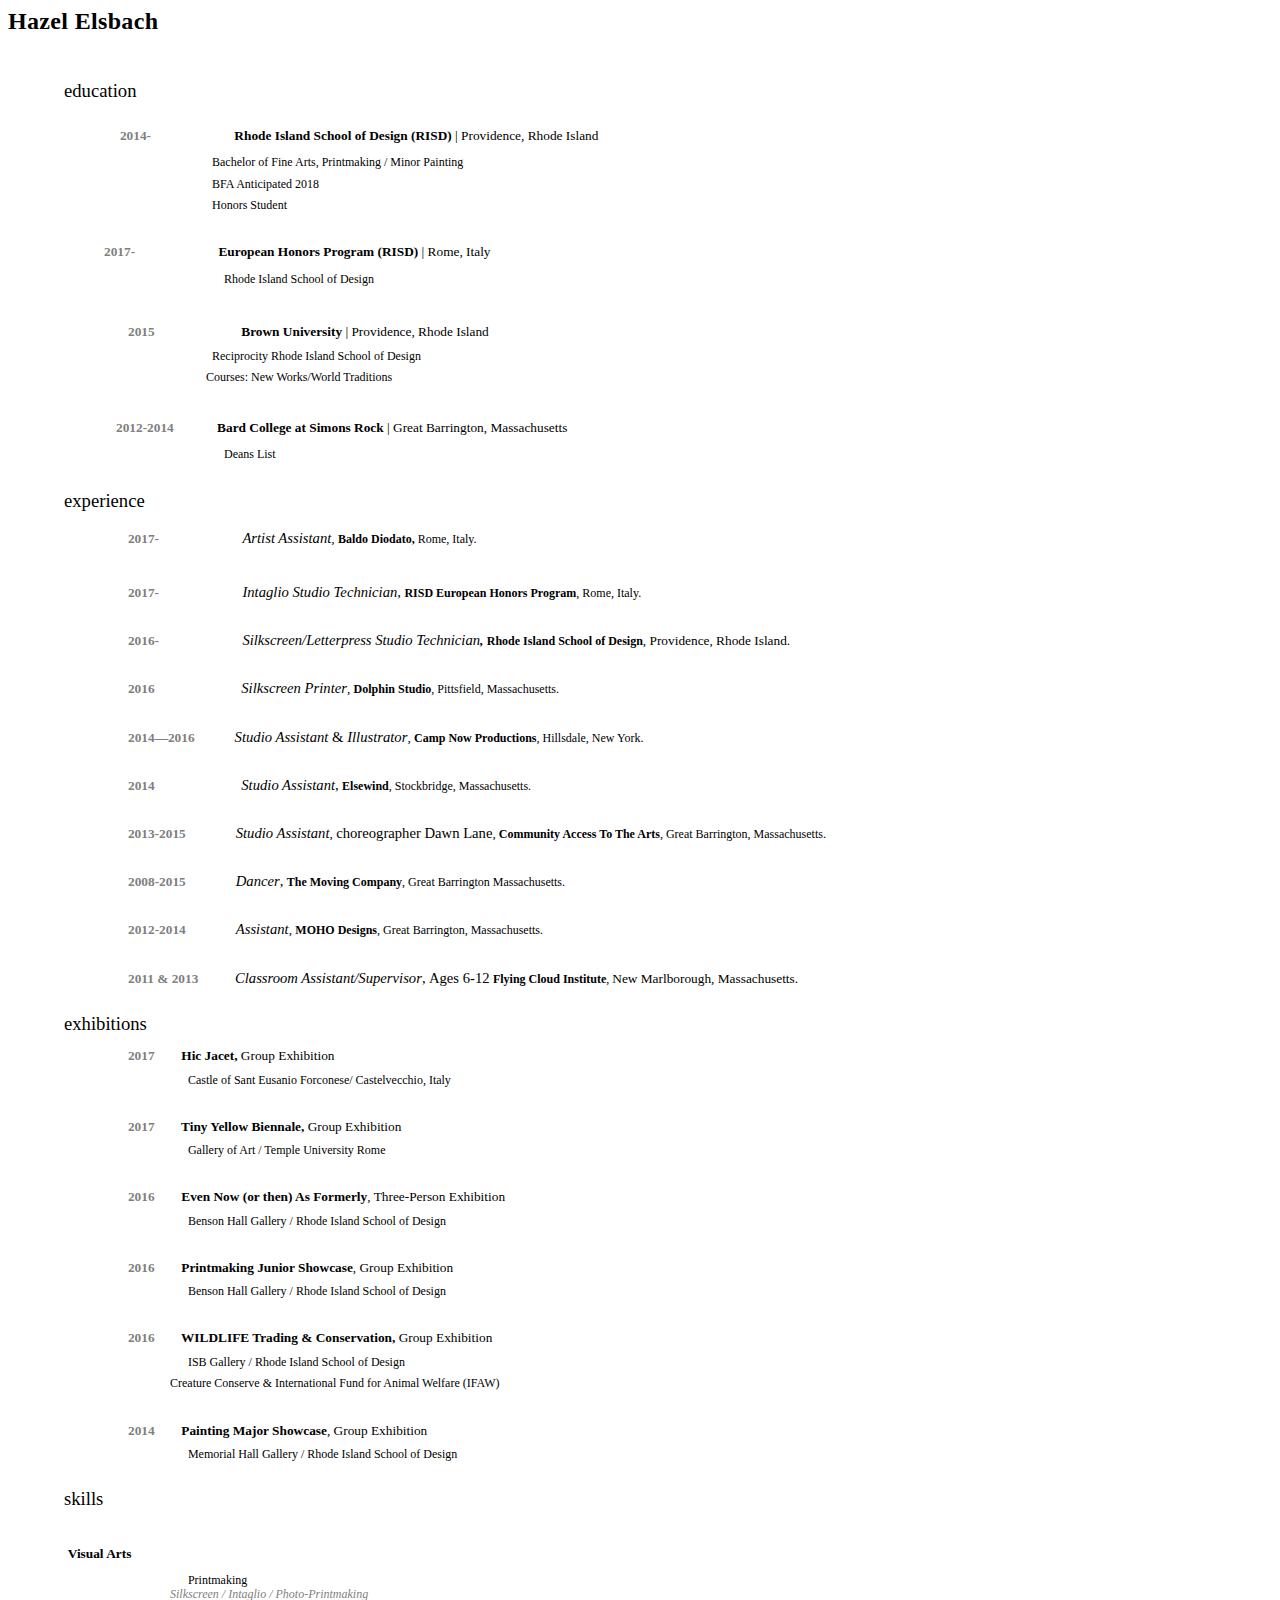
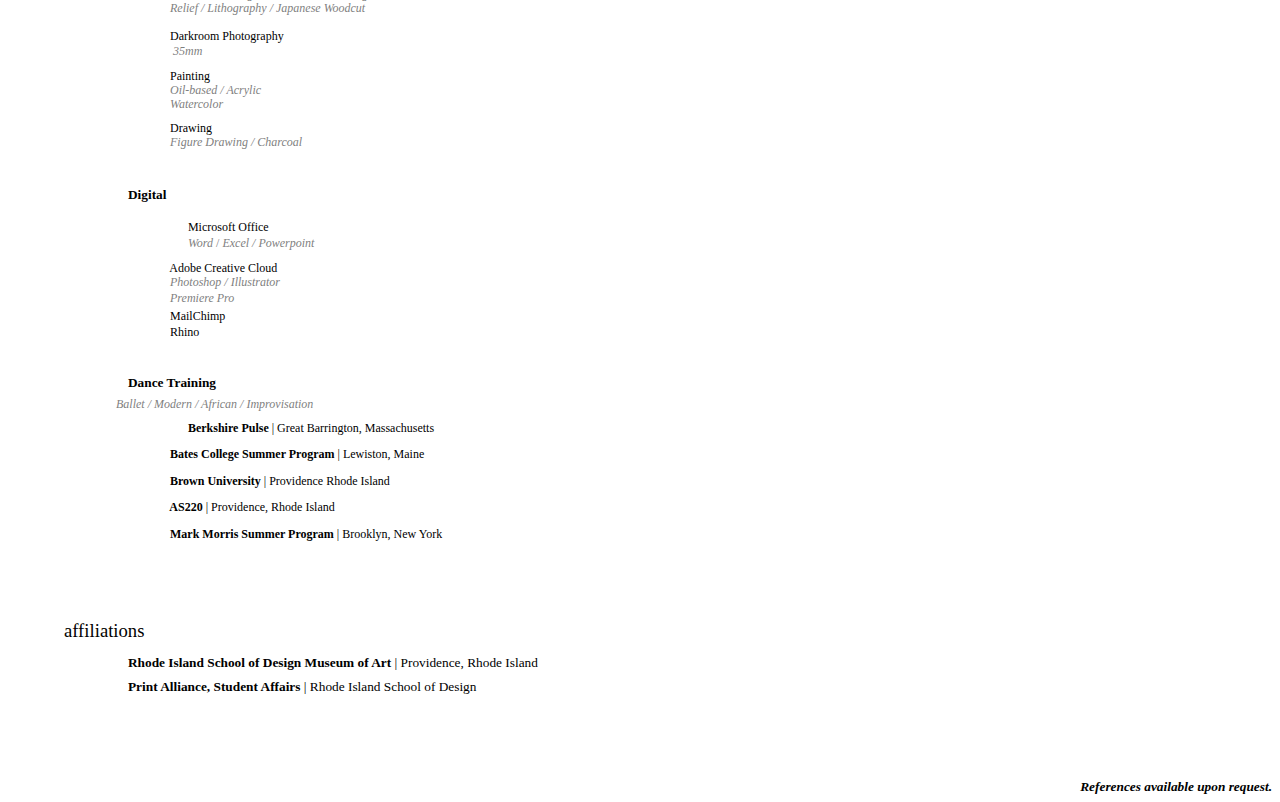
<file: CV2.html>
<html xmlns:v="urn:schemas-microsoft-com:vml"
xmlns:o="urn:schemas-microsoft-com:office:office"
xmlns:w="urn:schemas-microsoft-com:office:word"
xmlns:m="http://schemas.microsoft.com/office/2004/12/omml"
xmlns:mv="http://macVmlSchemaUri" xmlns="http://www.w3.org/TR/REC-html40">

<head>
<meta name=Title content="">
<meta name=Keywords content="">
<meta http-equiv=Content-Type content="text/html; charset=macintosh">
<meta name=ProgId content=Word.Document>
<meta name=Generator content="Microsoft Word 14">
<meta name=Originator content="Microsoft Word 14">
<link rel=File-List href="CV2_files/filelist.xml">
<!--[if gte mso 9]><xml>
 <o:DocumentProperties>
  <o:Author>Hazel Elsbach</o:Author>
  <o:LastAuthor>soraya weill</o:LastAuthor>
  <o:Revision>2</o:Revision>
  <o:TotalTime>2</o:TotalTime>
  <o:Created>2017-05-21T19:51:00Z</o:Created>
  <o:LastSaved>2017-05-21T19:51:00Z</o:LastSaved>
  <o:Pages>2</o:Pages>
  <o:Words>483</o:Words>
  <o:Characters>2755</o:Characters>
  <o:Lines>22</o:Lines>
  <o:Paragraphs>6</o:Paragraphs>
  <o:CharactersWithSpaces>3232</o:CharactersWithSpaces>
  <o:Version>14.0</o:Version>
 </o:DocumentProperties>
 <o:OfficeDocumentSettings>
  <o:AllowPNG/>
 </o:OfficeDocumentSettings>
</xml><![endif]-->
<link rel=dataStoreItem href="CV2_files/item0001.xml"
target=":CV2_files:props0002.xml">
<link rel=themeData href="CV2_files/themedata.xml">
<!--[if gte mso 9]><xml>
 <w:WordDocument>
  <w:TrackMoves/>
  <w:TrackFormatting/>
  <w:PunctuationKerning/>
  <w:ValidateAgainstSchemas/>
  <w:SaveIfXMLInvalid>false</w:SaveIfXMLInvalid>
  <w:IgnoreMixedContent>false</w:IgnoreMixedContent>
  <w:AlwaysShowPlaceholderText>false</w:AlwaysShowPlaceholderText>
  <w:DoNotPromoteQF/>
  <w:LidThemeOther>EN-US</w:LidThemeOther>
  <w:LidThemeAsian>JA</w:LidThemeAsian>
  <w:LidThemeComplexScript>X-NONE</w:LidThemeComplexScript>
  <w:Compatibility>
   <w:BreakWrappedTables/>
   <w:SnapToGridInCell/>
   <w:WrapTextWithPunct/>
   <w:UseAsianBreakRules/>
   <w:DontGrowAutofit/>
   <w:SplitPgBreakAndParaMark/>
   <w:EnableOpenTypeKerning/>
   <w:DontFlipMirrorIndents/>
   <w:OverrideTableStyleHps/>
   <w:UseFELayout/>
  </w:Compatibility>
  <m:mathPr>
   <m:mathFont m:val="Cambria Math"/>
   <m:brkBin m:val="before"/>
   <m:brkBinSub m:val="&#45;-"/>
   <m:smallFrac m:val="off"/>
   <m:dispDef/>
   <m:lMargin m:val="0"/>
   <m:rMargin m:val="0"/>
   <m:defJc m:val="centerGroup"/>
   <m:wrapIndent m:val="1440"/>
   <m:intLim m:val="subSup"/>
   <m:naryLim m:val="undOvr"/>
  </m:mathPr></w:WordDocument>
</xml><![endif]--><!--[if gte mso 9]><xml>
 <w:LatentStyles DefLockedState="false" DefUnhideWhenUsed="true"
  DefSemiHidden="true" DefQFormat="false" DefPriority="99"
  LatentStyleCount="276">
  <w:LsdException Locked="false" Priority="0" SemiHidden="false"
   UnhideWhenUsed="false" QFormat="true" Name="Normal"/>
  <w:LsdException Locked="false" Priority="0" SemiHidden="false"
   UnhideWhenUsed="false" QFormat="true" Name="heading 1"/>
  <w:LsdException Locked="false" Priority="0" QFormat="true" Name="heading 2"/>
  <w:LsdException Locked="false" Priority="9" QFormat="true" Name="heading 3"/>
  <w:LsdException Locked="false" Priority="9" QFormat="true" Name="heading 4"/>
  <w:LsdException Locked="false" Priority="9" QFormat="true" Name="heading 5"/>
  <w:LsdException Locked="false" Priority="9" QFormat="true" Name="heading 6"/>
  <w:LsdException Locked="false" Priority="9" QFormat="true" Name="heading 7"/>
  <w:LsdException Locked="false" Priority="9" QFormat="true" Name="heading 8"/>
  <w:LsdException Locked="false" Priority="9" QFormat="true" Name="heading 9"/>
  <w:LsdException Locked="false" Priority="39" Name="toc 1"/>
  <w:LsdException Locked="false" Priority="39" Name="toc 2"/>
  <w:LsdException Locked="false" Priority="39" Name="toc 3"/>
  <w:LsdException Locked="false" Priority="39" Name="toc 4"/>
  <w:LsdException Locked="false" Priority="39" Name="toc 5"/>
  <w:LsdException Locked="false" Priority="39" Name="toc 6"/>
  <w:LsdException Locked="false" Priority="39" Name="toc 7"/>
  <w:LsdException Locked="false" Priority="39" Name="toc 8"/>
  <w:LsdException Locked="false" Priority="39" Name="toc 9"/>
  <w:LsdException Locked="false" Priority="0" Name="header"/>
  <w:LsdException Locked="false" Priority="35" QFormat="true" Name="caption"/>
  <w:LsdException Locked="false" Priority="0" Name="List Bullet"/>
  <w:LsdException Locked="false" Priority="0" SemiHidden="false"
   UnhideWhenUsed="false" QFormat="true" Name="Title"/>
  <w:LsdException Locked="false" Priority="1" Name="Default Paragraph Font"/>
  <w:LsdException Locked="false" Priority="11" SemiHidden="false"
   UnhideWhenUsed="false" QFormat="true" Name="Subtitle"/>
  <w:LsdException Locked="false" Priority="22" SemiHidden="false"
   UnhideWhenUsed="false" QFormat="true" Name="Strong"/>
  <w:LsdException Locked="false" Priority="20" SemiHidden="false"
   UnhideWhenUsed="false" QFormat="true" Name="Emphasis"/>
  <w:LsdException Locked="false" Priority="59" SemiHidden="false"
   UnhideWhenUsed="false" Name="Table Grid"/>
  <w:LsdException Locked="false" UnhideWhenUsed="false" Name="Placeholder Text"/>
  <w:LsdException Locked="false" Priority="1" SemiHidden="false"
   UnhideWhenUsed="false" QFormat="true" Name="No Spacing"/>
  <w:LsdException Locked="false" Priority="60" SemiHidden="false"
   UnhideWhenUsed="false" Name="Light Shading"/>
  <w:LsdException Locked="false" Priority="61" SemiHidden="false"
   UnhideWhenUsed="false" Name="Light List"/>
  <w:LsdException Locked="false" Priority="62" SemiHidden="false"
   UnhideWhenUsed="false" Name="Light Grid"/>
  <w:LsdException Locked="false" Priority="63" SemiHidden="false"
   UnhideWhenUsed="false" Name="Medium Shading 1"/>
  <w:LsdException Locked="false" Priority="64" SemiHidden="false"
   UnhideWhenUsed="false" Name="Medium Shading 2"/>
  <w:LsdException Locked="false" Priority="65" SemiHidden="false"
   UnhideWhenUsed="false" Name="Medium List 1"/>
  <w:LsdException Locked="false" Priority="66" SemiHidden="false"
   UnhideWhenUsed="false" Name="Medium List 2"/>
  <w:LsdException Locked="false" Priority="67" SemiHidden="false"
   UnhideWhenUsed="false" Name="Medium Grid 1"/>
  <w:LsdException Locked="false" Priority="68" SemiHidden="false"
   UnhideWhenUsed="false" Name="Medium Grid 2"/>
  <w:LsdException Locked="false" Priority="69" SemiHidden="false"
   UnhideWhenUsed="false" Name="Medium Grid 3"/>
  <w:LsdException Locked="false" Priority="70" SemiHidden="false"
   UnhideWhenUsed="false" Name="Dark List"/>
  <w:LsdException Locked="false" Priority="71" SemiHidden="false"
   UnhideWhenUsed="false" Name="Colorful Shading"/>
  <w:LsdException Locked="false" Priority="72" SemiHidden="false"
   UnhideWhenUsed="false" Name="Colorful List"/>
  <w:LsdException Locked="false" Priority="73" SemiHidden="false"
   UnhideWhenUsed="false" Name="Colorful Grid"/>
  <w:LsdException Locked="false" Priority="60" SemiHidden="false"
   UnhideWhenUsed="false" Name="Light Shading Accent 1"/>
  <w:LsdException Locked="false" Priority="61" SemiHidden="false"
   UnhideWhenUsed="false" Name="Light List Accent 1"/>
  <w:LsdException Locked="false" Priority="62" SemiHidden="false"
   UnhideWhenUsed="false" Name="Light Grid Accent 1"/>
  <w:LsdException Locked="false" Priority="63" SemiHidden="false"
   UnhideWhenUsed="false" Name="Medium Shading 1 Accent 1"/>
  <w:LsdException Locked="false" Priority="64" SemiHidden="false"
   UnhideWhenUsed="false" Name="Medium Shading 2 Accent 1"/>
  <w:LsdException Locked="false" Priority="65" SemiHidden="false"
   UnhideWhenUsed="false" Name="Medium List 1 Accent 1"/>
  <w:LsdException Locked="false" UnhideWhenUsed="false" Name="Revision"/>
  <w:LsdException Locked="false" Priority="34" SemiHidden="false"
   UnhideWhenUsed="false" QFormat="true" Name="List Paragraph"/>
  <w:LsdException Locked="false" Priority="29" SemiHidden="false"
   UnhideWhenUsed="false" QFormat="true" Name="Quote"/>
  <w:LsdException Locked="false" Priority="30" SemiHidden="false"
   UnhideWhenUsed="false" QFormat="true" Name="Intense Quote"/>
  <w:LsdException Locked="false" Priority="66" SemiHidden="false"
   UnhideWhenUsed="false" Name="Medium List 2 Accent 1"/>
  <w:LsdException Locked="false" Priority="67" SemiHidden="false"
   UnhideWhenUsed="false" Name="Medium Grid 1 Accent 1"/>
  <w:LsdException Locked="false" Priority="68" SemiHidden="false"
   UnhideWhenUsed="false" Name="Medium Grid 2 Accent 1"/>
  <w:LsdException Locked="false" Priority="69" SemiHidden="false"
   UnhideWhenUsed="false" Name="Medium Grid 3 Accent 1"/>
  <w:LsdException Locked="false" Priority="70" SemiHidden="false"
   UnhideWhenUsed="false" Name="Dark List Accent 1"/>
  <w:LsdException Locked="false" Priority="71" SemiHidden="false"
   UnhideWhenUsed="false" Name="Colorful Shading Accent 1"/>
  <w:LsdException Locked="false" Priority="72" SemiHidden="false"
   UnhideWhenUsed="false" Name="Colorful List Accent 1"/>
  <w:LsdException Locked="false" Priority="73" SemiHidden="false"
   UnhideWhenUsed="false" Name="Colorful Grid Accent 1"/>
  <w:LsdException Locked="false" Priority="60" SemiHidden="false"
   UnhideWhenUsed="false" Name="Light Shading Accent 2"/>
  <w:LsdException Locked="false" Priority="61" SemiHidden="false"
   UnhideWhenUsed="false" Name="Light List Accent 2"/>
  <w:LsdException Locked="false" Priority="62" SemiHidden="false"
   UnhideWhenUsed="false" Name="Light Grid Accent 2"/>
  <w:LsdException Locked="false" Priority="63" SemiHidden="false"
   UnhideWhenUsed="false" Name="Medium Shading 1 Accent 2"/>
  <w:LsdException Locked="false" Priority="64" SemiHidden="false"
   UnhideWhenUsed="false" Name="Medium Shading 2 Accent 2"/>
  <w:LsdException Locked="false" Priority="65" SemiHidden="false"
   UnhideWhenUsed="false" Name="Medium List 1 Accent 2"/>
  <w:LsdException Locked="false" Priority="66" SemiHidden="false"
   UnhideWhenUsed="false" Name="Medium List 2 Accent 2"/>
  <w:LsdException Locked="false" Priority="67" SemiHidden="false"
   UnhideWhenUsed="false" Name="Medium Grid 1 Accent 2"/>
  <w:LsdException Locked="false" Priority="68" SemiHidden="false"
   UnhideWhenUsed="false" Name="Medium Grid 2 Accent 2"/>
  <w:LsdException Locked="false" Priority="69" SemiHidden="false"
   UnhideWhenUsed="false" Name="Medium Grid 3 Accent 2"/>
  <w:LsdException Locked="false" Priority="70" SemiHidden="false"
   UnhideWhenUsed="false" Name="Dark List Accent 2"/>
  <w:LsdException Locked="false" Priority="71" SemiHidden="false"
   UnhideWhenUsed="false" Name="Colorful Shading Accent 2"/>
  <w:LsdException Locked="false" Priority="72" SemiHidden="false"
   UnhideWhenUsed="false" Name="Colorful List Accent 2"/>
  <w:LsdException Locked="false" Priority="73" SemiHidden="false"
   UnhideWhenUsed="false" Name="Colorful Grid Accent 2"/>
  <w:LsdException Locked="false" Priority="60" SemiHidden="false"
   UnhideWhenUsed="false" Name="Light Shading Accent 3"/>
  <w:LsdException Locked="false" Priority="61" SemiHidden="false"
   UnhideWhenUsed="false" Name="Light List Accent 3"/>
  <w:LsdException Locked="false" Priority="62" SemiHidden="false"
   UnhideWhenUsed="false" Name="Light Grid Accent 3"/>
  <w:LsdException Locked="false" Priority="63" SemiHidden="false"
   UnhideWhenUsed="false" Name="Medium Shading 1 Accent 3"/>
  <w:LsdException Locked="false" Priority="64" SemiHidden="false"
   UnhideWhenUsed="false" Name="Medium Shading 2 Accent 3"/>
  <w:LsdException Locked="false" Priority="65" SemiHidden="false"
   UnhideWhenUsed="false" Name="Medium List 1 Accent 3"/>
  <w:LsdException Locked="false" Priority="66" SemiHidden="false"
   UnhideWhenUsed="false" Name="Medium List 2 Accent 3"/>
  <w:LsdException Locked="false" Priority="67" SemiHidden="false"
   UnhideWhenUsed="false" Name="Medium Grid 1 Accent 3"/>
  <w:LsdException Locked="false" Priority="68" SemiHidden="false"
   UnhideWhenUsed="false" Name="Medium Grid 2 Accent 3"/>
  <w:LsdException Locked="false" Priority="69" SemiHidden="false"
   UnhideWhenUsed="false" Name="Medium Grid 3 Accent 3"/>
  <w:LsdException Locked="false" Priority="70" SemiHidden="false"
   UnhideWhenUsed="false" Name="Dark List Accent 3"/>
  <w:LsdException Locked="false" Priority="71" SemiHidden="false"
   UnhideWhenUsed="false" Name="Colorful Shading Accent 3"/>
  <w:LsdException Locked="false" Priority="72" SemiHidden="false"
   UnhideWhenUsed="false" Name="Colorful List Accent 3"/>
  <w:LsdException Locked="false" Priority="73" SemiHidden="false"
   UnhideWhenUsed="false" Name="Colorful Grid Accent 3"/>
  <w:LsdException Locked="false" Priority="60" SemiHidden="false"
   UnhideWhenUsed="false" Name="Light Shading Accent 4"/>
  <w:LsdException Locked="false" Priority="61" SemiHidden="false"
   UnhideWhenUsed="false" Name="Light List Accent 4"/>
  <w:LsdException Locked="false" Priority="62" SemiHidden="false"
   UnhideWhenUsed="false" Name="Light Grid Accent 4"/>
  <w:LsdException Locked="false" Priority="63" SemiHidden="false"
   UnhideWhenUsed="false" Name="Medium Shading 1 Accent 4"/>
  <w:LsdException Locked="false" Priority="64" SemiHidden="false"
   UnhideWhenUsed="false" Name="Medium Shading 2 Accent 4"/>
  <w:LsdException Locked="false" Priority="65" SemiHidden="false"
   UnhideWhenUsed="false" Name="Medium List 1 Accent 4"/>
  <w:LsdException Locked="false" Priority="66" SemiHidden="false"
   UnhideWhenUsed="false" Name="Medium List 2 Accent 4"/>
  <w:LsdException Locked="false" Priority="67" SemiHidden="false"
   UnhideWhenUsed="false" Name="Medium Grid 1 Accent 4"/>
  <w:LsdException Locked="false" Priority="68" SemiHidden="false"
   UnhideWhenUsed="false" Name="Medium Grid 2 Accent 4"/>
  <w:LsdException Locked="false" Priority="69" SemiHidden="false"
   UnhideWhenUsed="false" Name="Medium Grid 3 Accent 4"/>
  <w:LsdException Locked="false" Priority="70" SemiHidden="false"
   UnhideWhenUsed="false" Name="Dark List Accent 4"/>
  <w:LsdException Locked="false" Priority="71" SemiHidden="false"
   UnhideWhenUsed="false" Name="Colorful Shading Accent 4"/>
  <w:LsdException Locked="false" Priority="72" SemiHidden="false"
   UnhideWhenUsed="false" Name="Colorful List Accent 4"/>
  <w:LsdException Locked="false" Priority="73" SemiHidden="false"
   UnhideWhenUsed="false" Name="Colorful Grid Accent 4"/>
  <w:LsdException Locked="false" Priority="60" SemiHidden="false"
   UnhideWhenUsed="false" Name="Light Shading Accent 5"/>
  <w:LsdException Locked="false" Priority="61" SemiHidden="false"
   UnhideWhenUsed="false" Name="Light List Accent 5"/>
  <w:LsdException Locked="false" Priority="62" SemiHidden="false"
   UnhideWhenUsed="false" Name="Light Grid Accent 5"/>
  <w:LsdException Locked="false" Priority="63" SemiHidden="false"
   UnhideWhenUsed="false" Name="Medium Shading 1 Accent 5"/>
  <w:LsdException Locked="false" Priority="64" SemiHidden="false"
   UnhideWhenUsed="false" Name="Medium Shading 2 Accent 5"/>
  <w:LsdException Locked="false" Priority="65" SemiHidden="false"
   UnhideWhenUsed="false" Name="Medium List 1 Accent 5"/>
  <w:LsdException Locked="false" Priority="66" SemiHidden="false"
   UnhideWhenUsed="false" Name="Medium List 2 Accent 5"/>
  <w:LsdException Locked="false" Priority="67" SemiHidden="false"
   UnhideWhenUsed="false" Name="Medium Grid 1 Accent 5"/>
  <w:LsdException Locked="false" Priority="68" SemiHidden="false"
   UnhideWhenUsed="false" Name="Medium Grid 2 Accent 5"/>
  <w:LsdException Locked="false" Priority="69" SemiHidden="false"
   UnhideWhenUsed="false" Name="Medium Grid 3 Accent 5"/>
  <w:LsdException Locked="false" Priority="70" SemiHidden="false"
   UnhideWhenUsed="false" Name="Dark List Accent 5"/>
  <w:LsdException Locked="false" Priority="71" SemiHidden="false"
   UnhideWhenUsed="false" Name="Colorful Shading Accent 5"/>
  <w:LsdException Locked="false" Priority="72" SemiHidden="false"
   UnhideWhenUsed="false" Name="Colorful List Accent 5"/>
  <w:LsdException Locked="false" Priority="73" SemiHidden="false"
   UnhideWhenUsed="false" Name="Colorful Grid Accent 5"/>
  <w:LsdException Locked="false" Priority="60" SemiHidden="false"
   UnhideWhenUsed="false" Name="Light Shading Accent 6"/>
  <w:LsdException Locked="false" Priority="61" SemiHidden="false"
   UnhideWhenUsed="false" Name="Light List Accent 6"/>
  <w:LsdException Locked="false" Priority="62" SemiHidden="false"
   UnhideWhenUsed="false" Name="Light Grid Accent 6"/>
  <w:LsdException Locked="false" Priority="63" SemiHidden="false"
   UnhideWhenUsed="false" Name="Medium Shading 1 Accent 6"/>
  <w:LsdException Locked="false" Priority="64" SemiHidden="false"
   UnhideWhenUsed="false" Name="Medium Shading 2 Accent 6"/>
  <w:LsdException Locked="false" Priority="65" SemiHidden="false"
   UnhideWhenUsed="false" Name="Medium List 1 Accent 6"/>
  <w:LsdException Locked="false" Priority="66" SemiHidden="false"
   UnhideWhenUsed="false" Name="Medium List 2 Accent 6"/>
  <w:LsdException Locked="false" Priority="67" SemiHidden="false"
   UnhideWhenUsed="false" Name="Medium Grid 1 Accent 6"/>
  <w:LsdException Locked="false" Priority="68" SemiHidden="false"
   UnhideWhenUsed="false" Name="Medium Grid 2 Accent 6"/>
  <w:LsdException Locked="false" Priority="69" SemiHidden="false"
   UnhideWhenUsed="false" Name="Medium Grid 3 Accent 6"/>
  <w:LsdException Locked="false" Priority="70" SemiHidden="false"
   UnhideWhenUsed="false" Name="Dark List Accent 6"/>
  <w:LsdException Locked="false" Priority="71" SemiHidden="false"
   UnhideWhenUsed="false" Name="Colorful Shading Accent 6"/>
  <w:LsdException Locked="false" Priority="72" SemiHidden="false"
   UnhideWhenUsed="false" Name="Colorful List Accent 6"/>
  <w:LsdException Locked="false" Priority="73" SemiHidden="false"
   UnhideWhenUsed="false" Name="Colorful Grid Accent 6"/>
  <w:LsdException Locked="false" Priority="19" SemiHidden="false"
   UnhideWhenUsed="false" QFormat="true" Name="Subtle Emphasis"/>
  <w:LsdException Locked="false" Priority="21" SemiHidden="false"
   UnhideWhenUsed="false" QFormat="true" Name="Intense Emphasis"/>
  <w:LsdException Locked="false" Priority="31" SemiHidden="false"
   UnhideWhenUsed="false" QFormat="true" Name="Subtle Reference"/>
  <w:LsdException Locked="false" Priority="32" SemiHidden="false"
   UnhideWhenUsed="false" QFormat="true" Name="Intense Reference"/>
  <w:LsdException Locked="false" Priority="33" SemiHidden="false"
   UnhideWhenUsed="false" QFormat="true" Name="Book Title"/>
  <w:LsdException Locked="false" Priority="37" Name="Bibliography"/>
  <w:LsdException Locked="false" Priority="39" QFormat="true" Name="TOC Heading"/>
 </w:LatentStyles>
</xml><![endif]-->
<style>
<!--
 /* Font Definitions */
@font-face
	{font-family:"Courier New";
	panose-1:2 7 3 9 2 2 5 2 4 4;
	mso-font-charset:0;
	mso-generic-font-family:auto;
	mso-font-pitch:variable;
	mso-font-signature:3 0 0 0 1 0;}
@font-face
	{font-family:Wingdings;
	panose-1:5 0 0 0 0 0 0 0 0 0;
	mso-font-charset:2;
	mso-generic-font-family:auto;
	mso-font-pitch:variable;
	mso-font-signature:0 268435456 0 0 -2147483648 0;}
@font-face
	{font-family:"\FF2D\FF33 \660E\671D";
	panose-1:0 0 0 0 0 0 0 0 0 0;
	mso-font-charset:128;
	mso-generic-font-family:roman;
	mso-font-format:other;
	mso-font-pitch:fixed;
	mso-font-signature:1 134676480 16 0 131072 0;}
@font-face
	{font-family:"\FF2D\FF33 \30B4\30B7\30C3\30AF";
	panose-1:0 0 0 0 0 0 0 0 0 0;
	mso-font-charset:128;
	mso-generic-font-family:modern;
	mso-font-format:other;
	mso-font-pitch:fixed;
	mso-font-signature:1 134676480 16 0 131072 0;}
@font-face
	{font-family:"\FF2D\FF33 \30B4\30B7\30C3\30AF";
	panose-1:0 0 0 0 0 0 0 0 0 0;
	mso-font-charset:128;
	mso-generic-font-family:modern;
	mso-font-format:other;
	mso-font-pitch:fixed;
	mso-font-signature:1 134676480 16 0 131072 0;}
@font-face
	{font-family:Calibri;
	panose-1:2 15 5 2 2 2 4 3 2 4;
	mso-font-charset:0;
	mso-generic-font-family:auto;
	mso-font-pitch:variable;
	mso-font-signature:3 0 0 0 1 0;}
@font-face
	{font-family:Cambria;
	panose-1:2 4 5 3 5 4 6 3 2 4;
	mso-font-charset:0;
	mso-generic-font-family:auto;
	mso-font-pitch:variable;
	mso-font-signature:3 0 0 0 1 0;}
@font-face
	{font-family:"Calisto MT";
	panose-1:2 4 6 3 5 5 5 3 3 4;
	mso-font-charset:0;
	mso-generic-font-family:auto;
	mso-font-pitch:variable;
	mso-font-signature:3 0 0 0 1 0;}
 /* Style Definitions */
p.MsoNormal, li.MsoNormal, div.MsoNormal
	{mso-style-unhide:no;
	mso-style-parent:"";
	margin:0in;
	margin-bottom:.0001pt;
	line-height:115%;
	mso-pagination:widow-orphan;
	font-size:10.0pt;
	mso-bidi-font-size:11.0pt;
	font-family:Cambria;
	mso-ascii-font-family:Cambria;
	mso-ascii-theme-font:minor-latin;
	mso-fareast-font-family:"\FF2D\FF33 \660E\671D";
	mso-fareast-theme-font:minor-fareast;
	mso-hansi-font-family:Cambria;
	mso-hansi-theme-font:minor-latin;
	mso-bidi-font-family:"Times New Roman";
	mso-bidi-theme-font:minor-bidi;}
h1
	{mso-style-unhide:no;
	mso-style-link:"Heading 1 Char";
	mso-style-next:"Body Text";
	margin-top:20.0pt;
	margin-right:0in;
	margin-bottom:10.0pt;
	margin-left:0in;
	mso-pagination:widow-orphan lines-together;
	page-break-after:avoid;
	mso-outline-level:1;
	font-size:14.0pt;
	font-family:Calibri;
	mso-ascii-font-family:Calibri;
	mso-ascii-theme-font:major-latin;
	mso-fareast-font-family:"\FF2D\FF33 \30B4\30B7\30C3\30AF";
	mso-fareast-theme-font:major-fareast;
	mso-hansi-font-family:Calibri;
	mso-hansi-theme-font:major-latin;
	mso-bidi-font-family:"Times New Roman";
	mso-bidi-theme-font:major-bidi;
	color:black;
	mso-themecolor:text1;
	mso-font-kerning:0pt;}
h2
	{mso-style-unhide:no;
	mso-style-link:"Heading 2 Char";
	mso-style-next:"Body Text";
	margin-top:10.0pt;
	margin-right:0in;
	margin-bottom:5.0pt;
	margin-left:0in;
	mso-pagination:widow-orphan lines-together;
	page-break-after:avoid;
	mso-outline-level:2;
	tab-stops:right 7.0in;
	font-size:10.0pt;
	font-family:Calibri;
	mso-ascii-font-family:Calibri;
	mso-ascii-theme-font:major-latin;
	mso-fareast-font-family:"\FF2D\FF33 \30B4\30B7\30C3\30AF";
	mso-fareast-theme-font:major-fareast;
	mso-hansi-font-family:Calibri;
	mso-hansi-theme-font:major-latin;
	mso-bidi-font-family:"Times New Roman";
	mso-bidi-theme-font:major-bidi;
	color:black;
	mso-themecolor:text1;}
p.MsoHeader, li.MsoHeader, div.MsoHeader
	{mso-style-unhide:no;
	mso-style-link:"Header Char";
	margin-top:0in;
	margin-right:0in;
	margin-bottom:24.0pt;
	margin-left:0in;
	text-align:right;
	line-height:115%;
	mso-pagination:widow-orphan;
	tab-stops:center 3.25in right 6.5in;
	font-size:10.0pt;
	mso-bidi-font-size:11.0pt;
	font-family:Cambria;
	mso-ascii-font-family:Cambria;
	mso-ascii-theme-font:minor-latin;
	mso-fareast-font-family:"\FF2D\FF33 \660E\671D";
	mso-fareast-theme-font:minor-fareast;
	mso-hansi-font-family:Cambria;
	mso-hansi-theme-font:minor-latin;
	mso-bidi-font-family:"Times New Roman";
	mso-bidi-theme-font:minor-bidi;
	font-weight:bold;
	mso-bidi-font-weight:normal;}
p.MsoFooter, li.MsoFooter, div.MsoFooter
	{mso-style-priority:99;
	mso-style-link:"Footer Char";
	margin:0in;
	margin-bottom:.0001pt;
	mso-pagination:widow-orphan;
	tab-stops:center 3.0in right 6.0in;
	font-size:10.0pt;
	mso-bidi-font-size:11.0pt;
	font-family:Cambria;
	mso-ascii-font-family:Cambria;
	mso-ascii-theme-font:minor-latin;
	mso-fareast-font-family:"\FF2D\FF33 \660E\671D";
	mso-fareast-theme-font:minor-fareast;
	mso-hansi-font-family:Cambria;
	mso-hansi-theme-font:minor-latin;
	mso-bidi-font-family:"Times New Roman";
	mso-bidi-theme-font:minor-bidi;}
p.MsoListBullet, li.MsoListBullet, div.MsoListBullet
	{mso-style-unhide:no;
	margin-top:0in;
	margin-right:0in;
	margin-bottom:6.0pt;
	margin-left:.25in;
	text-indent:-.25in;
	line-height:115%;
	mso-pagination:widow-orphan;
	mso-list:l2 level1 lfo1;
	tab-stops:list .25in;
	font-size:10.0pt;
	mso-bidi-font-size:11.0pt;
	font-family:Cambria;
	mso-ascii-font-family:Cambria;
	mso-ascii-theme-font:minor-latin;
	mso-fareast-font-family:"\FF2D\FF33 \660E\671D";
	mso-fareast-theme-font:minor-fareast;
	mso-hansi-font-family:Cambria;
	mso-hansi-theme-font:minor-latin;
	mso-bidi-font-family:"Times New Roman";
	mso-bidi-theme-font:minor-bidi;}
p.MsoTitle, li.MsoTitle, div.MsoTitle
	{mso-style-unhide:no;
	mso-style-link:"Title Char";
	mso-style-next:Normal;
	margin:0in;
	margin-bottom:.0001pt;
	mso-pagination:widow-orphan;
	font-size:18.0pt;
	font-family:Calibri;
	mso-ascii-font-family:Calibri;
	mso-ascii-theme-font:major-latin;
	mso-fareast-font-family:"\FF2D\FF33 \30B4\30B7\30C3\30AF";
	mso-fareast-theme-font:major-fareast;
	mso-hansi-font-family:Calibri;
	mso-hansi-theme-font:major-latin;
	mso-bidi-font-family:"Times New Roman";
	mso-bidi-theme-font:major-bidi;
	color:black;
	mso-themecolor:text1;
	letter-spacing:.25pt;
	mso-font-kerning:14.0pt;
	font-weight:bold;
	mso-bidi-font-weight:normal;}
p.MsoBodyText, li.MsoBodyText, div.MsoBodyText
	{mso-style-priority:99;
	mso-style-link:"Body Text Char";
	margin-top:0in;
	margin-right:0in;
	margin-bottom:6.0pt;
	margin-left:0in;
	line-height:115%;
	mso-pagination:widow-orphan;
	font-size:10.0pt;
	mso-bidi-font-size:11.0pt;
	font-family:Cambria;
	mso-ascii-font-family:Cambria;
	mso-ascii-theme-font:minor-latin;
	mso-fareast-font-family:"\FF2D\FF33 \660E\671D";
	mso-fareast-theme-font:minor-fareast;
	mso-hansi-font-family:Cambria;
	mso-hansi-theme-font:minor-latin;
	mso-bidi-font-family:"Times New Roman";
	mso-bidi-theme-font:minor-bidi;}
a:link, span.MsoHyperlink
	{mso-style-priority:99;
	color:blue;
	mso-themecolor:hyperlink;
	text-decoration:underline;
	text-underline:single;}
a:visited, span.MsoHyperlinkFollowed
	{mso-style-noshow:yes;
	mso-style-priority:99;
	color:purple;
	mso-themecolor:followedhyperlink;
	text-decoration:underline;
	text-underline:single;}
span.Heading1Char
	{mso-style-name:"Heading 1 Char";
	mso-style-unhide:no;
	mso-style-locked:yes;
	mso-style-link:"Heading 1";
	mso-ansi-font-size:14.0pt;
	mso-bidi-font-size:14.0pt;
	font-family:Calibri;
	mso-ascii-font-family:Calibri;
	mso-ascii-theme-font:major-latin;
	mso-fareast-font-family:"\FF2D\FF33 \30B4\30B7\30C3\30AF";
	mso-fareast-theme-font:major-fareast;
	mso-hansi-font-family:Calibri;
	mso-hansi-theme-font:major-latin;
	mso-bidi-font-family:"Times New Roman";
	mso-bidi-theme-font:major-bidi;
	color:black;
	mso-themecolor:text1;
	font-weight:bold;}
span.Heading2Char
	{mso-style-name:"Heading 2 Char";
	mso-style-unhide:no;
	mso-style-locked:yes;
	mso-style-link:"Heading 2";
	mso-ansi-font-size:10.0pt;
	mso-bidi-font-size:10.0pt;
	font-family:Calibri;
	mso-ascii-font-family:Calibri;
	mso-ascii-theme-font:major-latin;
	mso-fareast-font-family:"\FF2D\FF33 \30B4\30B7\30C3\30AF";
	mso-fareast-theme-font:major-fareast;
	mso-hansi-font-family:Calibri;
	mso-hansi-theme-font:major-latin;
	mso-bidi-font-family:"Times New Roman";
	mso-bidi-theme-font:major-bidi;
	color:black;
	mso-themecolor:text1;
	font-weight:bold;}
span.HeaderChar
	{mso-style-name:"Header Char";
	mso-style-unhide:no;
	mso-style-locked:yes;
	mso-style-link:Header;
	mso-ansi-font-size:10.0pt;
	mso-bidi-font-size:11.0pt;
	font-weight:bold;
	mso-bidi-font-weight:normal;}
span.TitleChar
	{mso-style-name:"Title Char";
	mso-style-unhide:no;
	mso-style-locked:yes;
	mso-style-link:Title;
	mso-ansi-font-size:18.0pt;
	mso-bidi-font-size:18.0pt;
	font-family:Calibri;
	mso-ascii-font-family:Calibri;
	mso-ascii-theme-font:major-latin;
	mso-fareast-font-family:"\FF2D\FF33 \30B4\30B7\30C3\30AF";
	mso-fareast-theme-font:major-fareast;
	mso-hansi-font-family:Calibri;
	mso-hansi-theme-font:major-latin;
	mso-bidi-font-family:"Times New Roman";
	mso-bidi-theme-font:major-bidi;
	color:black;
	mso-themecolor:text1;
	letter-spacing:.25pt;
	mso-font-kerning:14.0pt;
	font-weight:bold;
	mso-bidi-font-weight:normal;}
p.ContactDetails, li.ContactDetails, div.ContactDetails
	{mso-style-name:"Contact Details";
	mso-style-unhide:no;
	margin-top:6.0pt;
	margin-right:0in;
	margin-bottom:12.0pt;
	margin-left:0in;
	line-height:115%;
	mso-pagination:widow-orphan;
	font-size:9.0pt;
	font-family:Cambria;
	mso-ascii-font-family:Cambria;
	mso-ascii-theme-font:minor-latin;
	mso-fareast-font-family:"\FF2D\FF33 \660E\671D";
	mso-fareast-theme-font:minor-fareast;
	mso-hansi-font-family:Cambria;
	mso-hansi-theme-font:minor-latin;
	mso-bidi-font-family:"Times New Roman";
	mso-bidi-theme-font:minor-bidi;
	color:black;
	mso-themecolor:text1;}
span.BodyTextChar
	{mso-style-name:"Body Text Char";
	mso-style-priority:99;
	mso-style-unhide:no;
	mso-style-locked:yes;
	mso-style-link:"Body Text";
	mso-ansi-font-size:10.0pt;
	mso-bidi-font-size:11.0pt;}
span.FooterChar
	{mso-style-name:"Footer Char";
	mso-style-priority:99;
	mso-style-unhide:no;
	mso-style-locked:yes;
	mso-style-link:Footer;
	mso-ansi-font-size:10.0pt;
	mso-bidi-font-size:11.0pt;}
.MsoChpDefault
	{mso-style-type:export-only;
	mso-default-props:yes;
	font-family:Cambria;
	mso-ascii-font-family:Cambria;
	mso-ascii-theme-font:minor-latin;
	mso-fareast-font-family:"\FF2D\FF33 \660E\671D";
	mso-fareast-theme-font:minor-fareast;
	mso-hansi-font-family:Cambria;
	mso-hansi-theme-font:minor-latin;
	mso-bidi-font-family:"Times New Roman";
	mso-bidi-theme-font:minor-bidi;}
 /* Page Definitions */
@page
	{mso-footnote-separator:url(":CV2_files:header.htm") fs;
	mso-footnote-continuation-separator:url(":CV2_files:header.htm") fcs;
	mso-endnote-separator:url(":CV2_files:header.htm") es;
	mso-endnote-continuation-separator:url(":CV2_files:header.htm") ecs;}
@page WordSection1
	{size:8.5in 11.0in;
	margin:-.5in .7in 0in .7in;
	mso-header-margin:.5in;
	mso-footer-margin:.5in;
	mso-title-page:yes;
	mso-even-header:url(":CV2_files:header.htm") eh1;
	mso-header:url(":CV2_files:header.htm") h1;
	mso-footer:url(":CV2_files:header.htm") f1;
	mso-first-footer:url(":CV2_files:header.htm") ff1;
	mso-paper-source:0;}
div.WordSection1
	{page:WordSection1;}
@page WordSection2
	{size:8.5in 11.0in;
	margin:-.5in .7in 0in .7in;
	mso-header-margin:.5in;
	mso-footer-margin:.5in;
	mso-title-page:yes;
	mso-even-header:url(":CV2_files:header.htm") eh1;
	mso-header:url(":CV2_files:header.htm") h1;
	mso-footer:url(":CV2_files:header.htm") f1;
	mso-first-footer:url(":CV2_files:header.htm") ff1;
	mso-paper-source:0;}
div.WordSection2
	{page:WordSection2;}
@page WordSection3
	{size:8.5in 11.0in;
	margin:-.5in .7in 0in .7in;
	mso-header-margin:.5in;
	mso-footer-margin:.5in;
	mso-columns:2 even .5in;
	mso-title-page:yes;
	mso-even-header:url(":CV2_files:header.htm") eh1;
	mso-header:url(":CV2_files:header.htm") h1;
	mso-footer:url(":CV2_files:header.htm") f1;
	mso-first-footer:url(":CV2_files:header.htm") ff1;
	mso-paper-source:0;}
div.WordSection3
	{page:WordSection3;}
@page WordSection4
	{size:8.5in 11.0in;
	margin:-.5in .7in 0in .7in;
	mso-header-margin:.5in;
	mso-footer-margin:.5in;
	mso-title-page:yes;
	mso-even-header:url(":CV2_files:header.htm") eh1;
	mso-header:url(":CV2_files:header.htm") h1;
	mso-footer:url(":CV2_files:header.htm") f1;
	mso-first-footer:url(":CV2_files:header.htm") ff1;
	mso-paper-source:0;}
div.WordSection4
	{page:WordSection4;}
 /* List Definitions */
@list l0
	{mso-list-id:-119;
	mso-list-type:simple;
	mso-list-template-ids:972092592;}
@list l0:level1
	{mso-level-number-format:bullet;
	mso-level-style-link:"List Bullet";
	mso-level-text:\F0B7;
	mso-level-tab-stop:.25in;
	mso-level-number-position:left;
	margin-left:.25in;
	text-indent:-.25in;
	font-family:Symbol;}
@list l1
	{mso-list-id:174882266;
	mso-list-type:hybrid;
	mso-list-template-ids:-778930906 -928094066 67698691 67698693 67698689 67698691 67698693 67698689 67698691 67698693;}
@list l1:level1
	{mso-level-number-format:bullet;
	mso-level-text:\F0B7;
	mso-level-tab-stop:none;
	mso-level-number-position:left;
	text-indent:-.25in;
	mso-ansi-font-size:10.0pt;
	mso-bidi-font-size:10.0pt;
	font-family:"Calisto MT";
	mso-ansi-font-weight:normal;
	mso-bidi-font-weight:normal;
	mso-ansi-font-style:normal;
	mso-bidi-font-style:normal;}
@list l1:level2
	{mso-level-number-format:bullet;
	mso-level-text:o;
	mso-level-tab-stop:none;
	mso-level-number-position:left;
	text-indent:-.25in;
	font-family:"Courier New";}
@list l1:level3
	{mso-level-number-format:bullet;
	mso-level-text:\F0A7;
	mso-level-tab-stop:none;
	mso-level-number-position:left;
	text-indent:-.25in;
	font-family:Wingdings;}
@list l1:level4
	{mso-level-number-format:bullet;
	mso-level-text:\F0B7;
	mso-level-tab-stop:none;
	mso-level-number-position:left;
	text-indent:-.25in;
	font-family:Symbol;}
@list l1:level5
	{mso-level-number-format:bullet;
	mso-level-text:o;
	mso-level-tab-stop:none;
	mso-level-number-position:left;
	text-indent:-.25in;
	font-family:"Courier New";}
@list l1:level6
	{mso-level-number-format:bullet;
	mso-level-text:\F0A7;
	mso-level-tab-stop:none;
	mso-level-number-position:left;
	text-indent:-.25in;
	font-family:Wingdings;}
@list l1:level7
	{mso-level-number-format:bullet;
	mso-level-text:\F0B7;
	mso-level-tab-stop:none;
	mso-level-number-position:left;
	text-indent:-.25in;
	font-family:Symbol;}
@list l1:level8
	{mso-level-number-format:bullet;
	mso-level-text:o;
	mso-level-tab-stop:none;
	mso-level-number-position:left;
	text-indent:-.25in;
	font-family:"Courier New";}
@list l1:level9
	{mso-level-number-format:bullet;
	mso-level-text:\F0A7;
	mso-level-tab-stop:none;
	mso-level-number-position:left;
	text-indent:-.25in;
	font-family:Wingdings;}
@list l2
	{mso-list-id:628508570;
	mso-list-type:hybrid;
	mso-list-template-ids:-1915208976 -1479118700 67698691 67698693 67698689 67698691 67698693 67698689 67698691 67698693;}
@list l2:level1
	{mso-level-number-format:bullet;
	mso-level-style-link:"List Bullet";
	mso-level-text:n;
	mso-level-tab-stop:.25in;
	mso-level-number-position:left;
	margin-left:.25in;
	text-indent:-.25in;
	mso-ansi-font-size:9.0pt;
	font-family:Wingdings;
	color:black;
	mso-themecolor:text1;}
@list l2:level2
	{mso-level-number-format:bullet;
	mso-level-text:o;
	mso-level-tab-stop:none;
	mso-level-number-position:left;
	text-indent:-.25in;
	font-family:"Courier New";
	mso-bidi-font-family:"Courier New";}
@list l2:level3
	{mso-level-number-format:bullet;
	mso-level-text:\F0A7;
	mso-level-tab-stop:none;
	mso-level-number-position:left;
	text-indent:-.25in;
	font-family:Wingdings;}
@list l2:level4
	{mso-level-number-format:bullet;
	mso-level-text:\F0B7;
	mso-level-tab-stop:none;
	mso-level-number-position:left;
	text-indent:-.25in;
	font-family:Symbol;}
@list l2:level5
	{mso-level-number-format:bullet;
	mso-level-text:o;
	mso-level-tab-stop:none;
	mso-level-number-position:left;
	text-indent:-.25in;
	font-family:"Courier New";
	mso-bidi-font-family:"Courier New";}
@list l2:level6
	{mso-level-number-format:bullet;
	mso-level-text:\F0A7;
	mso-level-tab-stop:none;
	mso-level-number-position:left;
	text-indent:-.25in;
	font-family:Wingdings;}
@list l2:level7
	{mso-level-number-format:bullet;
	mso-level-text:\F0B7;
	mso-level-tab-stop:none;
	mso-level-number-position:left;
	text-indent:-.25in;
	font-family:Symbol;}
@list l2:level8
	{mso-level-number-format:bullet;
	mso-level-text:o;
	mso-level-tab-stop:none;
	mso-level-number-position:left;
	text-indent:-.25in;
	font-family:"Courier New";
	mso-bidi-font-family:"Courier New";}
@list l2:level9
	{mso-level-number-format:bullet;
	mso-level-text:\F0A7;
	mso-level-tab-stop:none;
	mso-level-number-position:left;
	text-indent:-.25in;
	font-family:Wingdings;}
@list l3
	{mso-list-id:880242499;
	mso-list-type:hybrid;
	mso-list-template-ids:467406912 -928094066 67698691 67698693 67698689 67698691 67698693 67698689 67698691 67698693;}
@list l3:level1
	{mso-level-number-format:bullet;
	mso-level-text:\F0B7;
	mso-level-tab-stop:none;
	mso-level-number-position:left;
	text-indent:-.25in;
	mso-ansi-font-size:10.0pt;
	mso-bidi-font-size:10.0pt;
	font-family:"Calisto MT";
	mso-ansi-font-weight:normal;
	mso-bidi-font-weight:normal;
	mso-ansi-font-style:normal;
	mso-bidi-font-style:normal;}
@list l3:level2
	{mso-level-number-format:bullet;
	mso-level-text:o;
	mso-level-tab-stop:none;
	mso-level-number-position:left;
	text-indent:-.25in;
	font-family:"Courier New";}
@list l3:level3
	{mso-level-number-format:bullet;
	mso-level-text:\F0A7;
	mso-level-tab-stop:none;
	mso-level-number-position:left;
	text-indent:-.25in;
	font-family:Wingdings;}
@list l3:level4
	{mso-level-number-format:bullet;
	mso-level-text:\F0B7;
	mso-level-tab-stop:none;
	mso-level-number-position:left;
	text-indent:-.25in;
	font-family:Symbol;}
@list l3:level5
	{mso-level-number-format:bullet;
	mso-level-text:o;
	mso-level-tab-stop:none;
	mso-level-number-position:left;
	text-indent:-.25in;
	font-family:"Courier New";}
@list l3:level6
	{mso-level-number-format:bullet;
	mso-level-text:\F0A7;
	mso-level-tab-stop:none;
	mso-level-number-position:left;
	text-indent:-.25in;
	font-family:Wingdings;}
@list l3:level7
	{mso-level-number-format:bullet;
	mso-level-text:\F0B7;
	mso-level-tab-stop:none;
	mso-level-number-position:left;
	text-indent:-.25in;
	font-family:Symbol;}
@list l3:level8
	{mso-level-number-format:bullet;
	mso-level-text:o;
	mso-level-tab-stop:none;
	mso-level-number-position:left;
	text-indent:-.25in;
	font-family:"Courier New";}
@list l3:level9
	{mso-level-number-format:bullet;
	mso-level-text:\F0A7;
	mso-level-tab-stop:none;
	mso-level-number-position:left;
	text-indent:-.25in;
	font-family:Wingdings;}
ol
	{margin-bottom:0in;}
ul
	{margin-bottom:0in;}
-->
</style>
<!--[if gte mso 10]>
<style>
 /* Style Definitions */
table.MsoNormalTable
	{mso-style-name:"Table Normal";
	mso-tstyle-rowband-size:0;
	mso-tstyle-colband-size:0;
	mso-style-noshow:yes;
	mso-style-priority:99;
	mso-style-parent:"";
	mso-padding-alt:0in 5.4pt 0in 5.4pt;
	mso-para-margin:0in;
	mso-para-margin-bottom:.0001pt;
	mso-pagination:widow-orphan;
	font-size:12.0pt;
	font-family:Cambria;
	mso-ascii-font-family:Cambria;
	mso-ascii-theme-font:minor-latin;
	mso-hansi-font-family:Cambria;
	mso-hansi-theme-font:minor-latin;}
</style>
<![endif]--><!--[if gte mso 9]><xml>
 <o:shapedefaults v:ext="edit" spidmax="1027"/>
</xml><![endif]--><!--[if gte mso 9]><xml>
 <o:shapelayout v:ext="edit">
  <o:idmap v:ext="edit" data="1"/>
 </o:shapelayout></xml><![endif]-->
</head>

<body lang=EN-US link=blue vlink=purple style='tab-interval:.5in'>

<div class=WordSection1>

<p class=MsoTitle><!--[if supportFields]><span style='mso-element:field-begin'></span><span
style="mso-spacerun:yes">&nbsp;</span>PLACEHOLDER <span style='mso-element:
field-begin'></span><span style="mso-spacerun:yes">&nbsp;</span>IF <span
style='mso-element:field-begin'></span><span
style="mso-spacerun:yes">&nbsp;</span>USERNAME <span style='mso-element:field-separator'></span><span
style='mso-no-proof:yes'>Hazel Elsbach<span style='mso-element:field-end'></span></span>=&quot;&quot;
&quot;[Your Name]&quot; <span style='mso-element:field-begin'></span><span
style="mso-spacerun:yes">&nbsp;</span>USERNAME <span style='mso-element:field-separator'></span><span
style='mso-no-proof:yes'>Hazel Elsbach<span style='mso-element:field-end'></span></span><span
style='mso-element:field-separator'></span><span style='mso-no-proof:yes'>Hazel
Elsbach</span><span style='mso-element:field-end'></span> \* MERGEFORMAT<span
style='mso-element:field-separator'></span><![endif]-->Hazel <span
style='mso-no-proof:yes'>Elsbach</span><!--[if supportFields]><span
style='mso-element:field-end'></span><![endif]--></p>

<p class=ContactDetails><span style="mso-spacerun:yes">&nbsp;</span></p>

<h1 style='line-height:12.0pt;mso-line-height-rule:exactly'><span
style='font-family:Cambria;mso-ascii-theme-font:minor-latin;mso-hansi-theme-font:
minor-latin;font-weight:normal;mso-bidi-font-weight:bold'><span
style='mso-tab-count:1'>&nbsp;&nbsp;&nbsp;&nbsp;&nbsp;&nbsp;&nbsp;&nbsp;&nbsp;&nbsp;&nbsp; </span></span><span
style='font-weight:normal;mso-bidi-font-weight:bold'>education<o:p></o:p></span></h1>

<h1 style='line-height:12.0pt;mso-line-height-rule:exactly'><span
style='font-family:Cambria;mso-ascii-theme-font:minor-latin;mso-hansi-theme-font:
minor-latin;font-weight:normal;mso-bidi-font-weight:bold'><span
style='mso-tab-count:2'>&nbsp;&nbsp;&nbsp;&nbsp;&nbsp;&nbsp;&nbsp;&nbsp;&nbsp;&nbsp;&nbsp;&nbsp;&nbsp;&nbsp;&nbsp;&nbsp;&nbsp;&nbsp;&nbsp;&nbsp;&nbsp;&nbsp;&nbsp; </span></span><span
style='font-size:10.0pt;color:#7F7F7F;mso-themecolor:text1;mso-themetint:128'>2014-</span><span
style='font-size:10.0pt'><span style='mso-tab-count:1'>&nbsp;&nbsp;&nbsp;&nbsp;&nbsp;&nbsp; </span><span
style='mso-tab-count:1'>&nbsp;&nbsp;&nbsp;&nbsp;&nbsp;&nbsp;&nbsp;&nbsp;&nbsp;&nbsp;&nbsp;&nbsp;&nbsp;&nbsp;&nbsp;&nbsp;&nbsp; </span>Rhode
Island School of Design (RISD) </span><span style='font-size:10.0pt;font-weight:
normal;mso-bidi-font-weight:bold'>|</span><span style='font-size:10.0pt'> </span><span
style='font-size:10.0pt;font-weight:normal;mso-bidi-font-weight:bold'>Providence,
Rhode Island</span><span style='font-size:10.0pt;font-family:Cambria;
mso-ascii-theme-font:minor-latin;mso-hansi-theme-font:minor-latin;font-weight:
normal;mso-bidi-font-weight:bold'><o:p></o:p></span></h1>

<!-- <p class=MsoNormal style='margin-top:0in;margin-right:0in;margin-bottom:8.0pt;
margin-left:.5in;text-indent:.5in;line-height:8.0pt;mso-line-height-rule:exactly'>
<span
style='mso-tab-count:1'>&nbsp;&nbsp;&nbsp;&nbsp;&nbsp;&nbsp;&nbsp;&nbsp;&nbsp;&nbsp;&nbsp;&nbsp;&nbsp;&nbsp;&nbsp;&nbsp;&nbsp; </span><span
style='mso-tab-count:1'>&nbsp;&nbsp;&nbsp;&nbsp;&nbsp;&nbsp;&nbsp;&nbsp;&nbsp;&nbsp;&nbsp;&nbsp;&nbsp;&nbsp;&nbsp;&nbsp;&nbsp; </span><span
style='font-size:9.0pt'>
Bachelor of Fine Arts, Printmaking / Minor Painting<o:p></o:p></span></p>
 -->
<p class=MsoNormal style='margin-top:0in;margin-right:0in;margin-bottom:8.0pt;
margin-left:.5in;text-indent:.5in;line-height:8.0pt;mso-line-height-rule:exactly'><span
style='font-size:9.0pt'><span style='mso-tab-count:1'>&nbsp;&nbsp;&nbsp;&nbsp;&nbsp;&nbsp;&nbsp;&nbsp;&nbsp;&nbsp;&nbsp;&nbsp;&nbsp;&nbsp;&nbsp;&nbsp;&nbsp; </span><span
style='mso-tab-count:1'>&nbsp;&nbsp;&nbsp;&nbsp;&nbsp;&nbsp;&nbsp;&nbsp;&nbsp;&nbsp;&nbsp;&nbsp;&nbsp;&nbsp;&nbsp;&nbsp;&nbsp; </span>Bachelor of Fine Arts, Printmaking / Minor Painting<o:p></o:p></span></p>

<p class=MsoNormal style='margin-top:0in;margin-right:0in;margin-bottom:8.0pt;
margin-left:.5in;text-indent:.5in;line-height:8.0pt;mso-line-height-rule:exactly'><span
style='font-size:9.0pt'><span style='mso-tab-count:1'>&nbsp;&nbsp;&nbsp;&nbsp;&nbsp;&nbsp;&nbsp;&nbsp;&nbsp;&nbsp;&nbsp;&nbsp;&nbsp;&nbsp;&nbsp;&nbsp;&nbsp; </span><span
style='mso-tab-count:1'>&nbsp;&nbsp;&nbsp;&nbsp;&nbsp;&nbsp;&nbsp;&nbsp;&nbsp;&nbsp;&nbsp;&nbsp;&nbsp;&nbsp;&nbsp;&nbsp;&nbsp; </span>BFA
Anticipated 2018<o:p></o:p></span></p>

<p class=MsoNormal style='margin-top:0in;margin-right:0in;margin-bottom:8.0pt;
margin-left:.5in;text-indent:.5in;line-height:8.0pt;mso-line-height-rule:exactly'><span
style='font-size:9.0pt'><span style='mso-tab-count:1'>&nbsp;&nbsp;&nbsp;&nbsp;&nbsp;&nbsp;&nbsp;&nbsp;&nbsp;&nbsp;&nbsp;&nbsp;&nbsp;&nbsp;&nbsp;&nbsp;&nbsp; </span><span
style='mso-tab-count:1'>&nbsp;&nbsp;&nbsp;&nbsp;&nbsp;&nbsp;&nbsp;&nbsp;&nbsp;&nbsp;&nbsp;&nbsp;&nbsp;&nbsp;&nbsp;&nbsp;&nbsp; </span>Honors
Student<o:p></o:p></span></p>

<p class=MsoNormal style='margin-top:0in;margin-right:0in;margin-bottom:8.0pt;
margin-left:.5in;text-indent:.5in;line-height:9.0pt;mso-line-height-rule:exactly'><o:p>&nbsp;</o:p></p>

<p class=MsoNormal style='margin-top:0in;margin-right:0in;margin-bottom:8.0pt;
margin-left:.5in;text-indent:.5in;line-height:normal'><b style='mso-bidi-font-weight:
normal'><span style='font-family:Calibri;mso-ascii-theme-font:major-latin;
mso-hansi-theme-font:major-latin;color:#7F7F7F;mso-themecolor:text1;mso-themetint:
128'>2017-</span></b><span style='font-family:Calibri;mso-ascii-theme-font:
major-latin;mso-hansi-theme-font:major-latin;color:#7F7F7F;mso-themecolor:text1;
mso-themetint:128'><span style='mso-tab-count:1'>&nbsp;&nbsp;&nbsp;&nbsp;&nbsp;&nbsp; </span></span><span
style='font-family:Calibri;mso-ascii-theme-font:major-latin;mso-hansi-theme-font:
major-latin'><span style='mso-tab-count:1'>&nbsp;&nbsp;&nbsp;&nbsp;&nbsp;&nbsp;&nbsp;&nbsp;&nbsp;&nbsp;&nbsp;&nbsp;&nbsp;&nbsp;&nbsp;&nbsp;&nbsp; </span><b
style='mso-bidi-font-weight:normal'>European Honors Program (RISD)</b></span><span
style='mso-bidi-font-size:10.0pt'> | </span><span style='font-family:Calibri;
mso-ascii-theme-font:major-latin;mso-hansi-theme-font:major-latin'>Rome, Italy<o:p></o:p></span></p>

<p class=MsoNormal style='margin-top:0in;margin-right:0in;margin-bottom:8.0pt;
margin-left:.5in;text-indent:.5in;line-height:normal'><b style='mso-bidi-font-weight:
normal'><span style='font-family:Calibri;mso-ascii-theme-font:major-latin;
mso-hansi-theme-font:major-latin'><span style='mso-tab-count:2'>&nbsp;&nbsp;&nbsp;&nbsp;&nbsp;&nbsp;&nbsp;&nbsp;&nbsp;&nbsp;&nbsp;&nbsp;&nbsp;&nbsp;&nbsp;&nbsp;&nbsp;&nbsp;&nbsp;&nbsp;&nbsp;&nbsp;&nbsp;&nbsp;&nbsp;&nbsp;&nbsp;&nbsp;&nbsp;&nbsp;&nbsp;&nbsp;&nbsp;&nbsp;&nbsp; </span></span></b><span
style='font-size:9.0pt'>Rhode Island School of Design<o:p></o:p></span></p>

<p class=MsoNormal style='margin-bottom:8.0pt;line-height:normal'><span
style='font-family:Calibri;mso-ascii-theme-font:major-latin;mso-hansi-theme-font:
major-latin'><o:p>&nbsp;</o:p></span></p>

<p class=MsoNormal style='margin-bottom:8.0pt;line-height:normal'><span
style="mso-spacerun:yes">&nbsp;&nbsp;&nbsp; </span><span style='mso-tab-count:
1'>&nbsp;&nbsp;&nbsp;&nbsp;&nbsp;&nbsp;&nbsp;&nbsp;&nbsp;&nbsp;&nbsp;&nbsp;&nbsp; </span><span
style='mso-tab-count:1'>&nbsp;&nbsp;&nbsp;&nbsp;&nbsp;&nbsp;&nbsp;&nbsp;&nbsp;&nbsp;&nbsp;&nbsp;&nbsp;&nbsp;&nbsp;&nbsp;&nbsp; </span><b
style='mso-bidi-font-weight:normal'><span style='font-family:Calibri;
mso-ascii-theme-font:major-latin;mso-hansi-theme-font:major-latin;color:#7F7F7F;
mso-themecolor:text1;mso-themetint:128'>2015<span style='mso-tab-count:1'>&nbsp;&nbsp;&nbsp;&nbsp;&nbsp;&nbsp;&nbsp; </span></span></b><b
style='mso-bidi-font-weight:normal'><span style='font-family:Calibri;
mso-ascii-theme-font:major-latin;mso-hansi-theme-font:major-latin'><span
style='mso-tab-count:1'>&nbsp;&nbsp;&nbsp;&nbsp;&nbsp;&nbsp;&nbsp;&nbsp;&nbsp;&nbsp;&nbsp;&nbsp;&nbsp;&nbsp;&nbsp;&nbsp;&nbsp; </span>Brown
University</span></b> <span style='mso-bidi-font-size:10.0pt'>| </span><span
style='font-family:Calibri;mso-ascii-theme-font:major-latin;mso-hansi-theme-font:
major-latin'>Providence, Rhode Island</span><span style='mso-tab-count:4'>&nbsp;&nbsp;&nbsp;&nbsp;&nbsp;&nbsp;&nbsp;&nbsp;&nbsp;&nbsp;&nbsp;&nbsp;&nbsp;&nbsp;&nbsp;&nbsp;&nbsp;&nbsp;&nbsp;&nbsp;&nbsp;&nbsp;&nbsp;&nbsp;&nbsp;&nbsp;&nbsp;&nbsp;&nbsp;&nbsp;&nbsp;&nbsp;&nbsp;&nbsp;&nbsp;&nbsp;&nbsp;&nbsp;&nbsp;&nbsp;&nbsp;&nbsp;&nbsp;&nbsp;&nbsp;&nbsp;&nbsp;&nbsp;&nbsp;&nbsp;&nbsp;&nbsp;&nbsp;&nbsp; </span><b
style='mso-bidi-font-weight:normal'><span style='font-family:Calibri;
mso-ascii-theme-font:major-latin;mso-hansi-theme-font:major-latin'><o:p></o:p></span></b></p>

<p class=MsoNormal style='margin-top:0in;margin-right:0in;margin-bottom:8.0pt;
margin-left:1.0in;text-indent:.5in;line-height:8.0pt;mso-line-height-rule:exactly'><span
style='mso-tab-count:1'>&nbsp;&nbsp;&nbsp;&nbsp;&nbsp;&nbsp;&nbsp;&nbsp;&nbsp;&nbsp;&nbsp;&nbsp;&nbsp;&nbsp;&nbsp;&nbsp;&nbsp; </span><span
style='font-size:9.0pt'>Reciprocity Rhode Island School of Design<o:p></o:p></span></p>

<p class=MsoNormal style='margin-top:0in;margin-right:0in;margin-bottom:8.0pt;
margin-left:.5in;text-indent:1.0in;line-height:8.0pt;mso-line-height-rule:exactly'><span
style='font-size:9.0pt'><span style='mso-tab-count:1'>&nbsp;&nbsp;&nbsp;&nbsp;&nbsp;&nbsp;&nbsp;&nbsp;&nbsp;&nbsp;&nbsp;&nbsp;&nbsp;&nbsp;&nbsp;&nbsp;&nbsp; </span>Courses:
New Works/World Traditions<o:p></o:p></span></p>

<p class=MsoNormal style='margin-top:0in;margin-right:0in;margin-bottom:8.0pt;
margin-left:.5in;text-indent:1.0in;line-height:normal'><o:p>&nbsp;</o:p></p>

<p class=MsoNormal style='margin-top:0in;margin-right:0in;margin-bottom:8.0pt;
margin-left:.5in;line-height:normal'><w:Sdt
 DocPart="2A371AADABB01A4F9D602C15F2C381CF" ID="9459752"><span><span
 style='mso-tab-count:1'>&nbsp;&nbsp;&nbsp;&nbsp;&nbsp;&nbsp;&nbsp;&nbsp;&nbsp;&nbsp;&nbsp;&nbsp;&nbsp;&nbsp;&nbsp;&nbsp;&nbsp; </span><b
 style='mso-bidi-font-weight:normal'><span style='font-family:Calibri;
 mso-ascii-theme-font:major-latin;mso-hansi-theme-font:major-latin;color:#7F7F7F;
 mso-themecolor:text1;mso-themetint:128'>2012-2014<span
 style="mso-spacerun:yes">&nbsp;&nbsp;&nbsp;&nbsp;&nbsp;&nbsp;&nbsp;&nbsp;&nbsp;&nbsp;&nbsp;
 </span><span style="mso-spacerun:yes">&nbsp;</span></span></b><b
 style='mso-bidi-font-weight:normal'><span style='font-family:Calibri;
 mso-ascii-theme-font:major-latin;mso-hansi-theme-font:major-latin'>Bard
 College at Simons Rock</w:Sdt></span></b></span><b style='mso-bidi-font-weight:
normal'><span style='font-family:Calibri;mso-ascii-theme-font:major-latin;
mso-hansi-theme-font:major-latin'> </span></b><span style='mso-bidi-font-size:
10.0pt'>| </span><span style='font-family:Calibri;mso-ascii-theme-font:major-latin;
mso-hansi-theme-font:major-latin'>Great Barrington, Massachusetts</span><span
style='mso-tab-count:1'>&nbsp; </span><b style='mso-bidi-font-weight:normal'><span
style='font-family:Calibri;mso-ascii-theme-font:major-latin;mso-hansi-theme-font:
major-latin'><o:p></o:p></span></b></p>

<p class=MsoNormal style='margin-top:0in;margin-right:0in;margin-bottom:8.0pt;
margin-left:.5in;text-indent:.5in;line-height:10.0pt;mso-line-height-rule:exactly'><span
style='font-family:Calibri;mso-ascii-theme-font:major-latin;mso-fareast-font-family:
"\FF2D\FF33 \30B4\30B7\30C3\30AF";mso-fareast-theme-font:major-fareast;
mso-hansi-theme-font:major-latin;mso-bidi-font-family:"Times New Roman";
mso-bidi-theme-font:major-bidi'><span style='mso-tab-count:1'>&nbsp;&nbsp;&nbsp;&nbsp;&nbsp;&nbsp;&nbsp;&nbsp;&nbsp;&nbsp;&nbsp;&nbsp;&nbsp;&nbsp;&nbsp;&nbsp;&nbsp; </span><span
style='mso-tab-count:1'>&nbsp;&nbsp;&nbsp;&nbsp;&nbsp;&nbsp;&nbsp;&nbsp;&nbsp;&nbsp;&nbsp;&nbsp;&nbsp;&nbsp;&nbsp;&nbsp;&nbsp; </span></span><span
style='font-size:9.0pt;mso-fareast-font-family:"\FF2D\FF33 \30B4\30B7\30C3\30AF";
mso-fareast-theme-font:major-fareast;mso-bidi-font-family:"Times New Roman";
mso-bidi-theme-font:major-bidi'>Deans List<o:p></o:p></span></p>

<h1 style='line-height:19.0pt;mso-line-height-rule:exactly'><span
style='font-family:Cambria;mso-ascii-theme-font:minor-latin;mso-hansi-theme-font:
minor-latin;font-weight:normal;mso-bidi-font-weight:bold'><span
style='mso-tab-count:1'>&nbsp;&nbsp;&nbsp;&nbsp;&nbsp;&nbsp;&nbsp;&nbsp;&nbsp;&nbsp;&nbsp; </span></span><span
style='font-weight:normal;mso-bidi-font-weight:bold'>experience<o:p></o:p></span></h1>

<p class=MsoBodyText style='line-height:19.0pt;mso-line-height-rule:exactly'><b
style='mso-bidi-font-weight:normal'><span style='font-family:Calibri;
mso-ascii-theme-font:major-latin;mso-hansi-theme-font:major-latin'><span
style='mso-tab-count:2'>&nbsp;&nbsp;&nbsp;&nbsp;&nbsp;&nbsp;&nbsp;&nbsp;&nbsp;&nbsp;&nbsp;&nbsp;&nbsp;&nbsp;&nbsp;&nbsp;&nbsp;&nbsp;&nbsp;&nbsp;&nbsp;&nbsp;&nbsp;&nbsp;&nbsp;&nbsp;&nbsp;&nbsp;&nbsp;&nbsp;&nbsp;&nbsp;&nbsp;&nbsp;&nbsp; </span><span
style='color:#7F7F7F;mso-themecolor:text1;mso-themetint:128'>2017-</span><span
style='mso-tab-count:2'>&nbsp;&nbsp;&nbsp;&nbsp;&nbsp;&nbsp;&nbsp;&nbsp;&nbsp;&nbsp;&nbsp;&nbsp;&nbsp;&nbsp;&nbsp;&nbsp;&nbsp;&nbsp;&nbsp;&nbsp;&nbsp;&nbsp;&nbsp;&nbsp; </span></span></b><i
style='mso-bidi-font-style:normal'><span style='font-size:11.0pt'>Artist
Assistant</span>,</i><b style='mso-bidi-font-weight:normal'><i
style='mso-bidi-font-style:normal'><span style='font-family:Calibri;mso-ascii-theme-font:
major-latin;mso-hansi-theme-font:major-latin'> </span></i></b><b
style='mso-bidi-font-weight:normal'><span style='font-size:9.0pt'>Baldo
Diodato,</span></b><span style='font-size:9.0pt'> Rome, Italy.</span><span
style='font-family:Calibri;mso-ascii-theme-font:major-latin;mso-hansi-theme-font:
major-latin'> <o:p></o:p></span></p>

<p class=MsoBodyText><o:p>&nbsp;</o:p></p>

<p class=MsoBodyText style='line-height:normal'><span style='mso-tab-count:
2'>&nbsp;&nbsp;&nbsp;&nbsp;&nbsp;&nbsp;&nbsp;&nbsp;&nbsp;&nbsp;&nbsp;&nbsp;&nbsp;&nbsp;&nbsp;&nbsp;&nbsp;&nbsp;&nbsp;&nbsp;&nbsp;&nbsp;&nbsp;&nbsp;&nbsp;&nbsp;&nbsp;&nbsp;&nbsp;&nbsp;&nbsp;&nbsp;&nbsp;&nbsp;&nbsp; </span><b
style='mso-bidi-font-weight:normal'><span style='font-family:Calibri;
mso-ascii-theme-font:major-latin;mso-hansi-theme-font:major-latin;color:#7F7F7F;
mso-themecolor:text1;mso-themetint:128'>2017-</span></b><span style='color:
#7F7F7F;mso-themecolor:text1;mso-themetint:128'><span style='mso-tab-count:
1'>&nbsp;&nbsp;&nbsp;&nbsp;&nbsp;&nbsp; </span></span><span style='mso-tab-count:
1'>&nbsp;&nbsp;&nbsp;&nbsp;&nbsp;&nbsp;&nbsp;&nbsp;&nbsp;&nbsp;&nbsp;&nbsp;&nbsp;&nbsp;&nbsp;&nbsp;&nbsp; </span><i
style='mso-bidi-font-style:normal'><span style='font-size:11.0pt'>Intaglio
Studio Technician</span></i><span style='font-size:11.0pt'>,</span> <b
style='mso-bidi-font-weight:normal'><span style='font-size:9.0pt'>RISD</span></b><span
style='font-size:9.0pt'> <b style='mso-bidi-font-weight:normal'>European Honors
Program</b>, Rome, Italy.</span></p>

<p class=MsoBodyText><b style='mso-bidi-font-weight:normal'><span
style='mso-tab-count:3'>&nbsp;&nbsp;&nbsp;&nbsp;&nbsp;&nbsp;&nbsp;&nbsp;&nbsp;&nbsp;&nbsp;&nbsp;&nbsp;&nbsp;&nbsp;&nbsp;&nbsp;&nbsp;&nbsp;&nbsp;&nbsp;&nbsp;&nbsp;&nbsp;&nbsp;&nbsp;&nbsp;&nbsp;&nbsp;&nbsp;&nbsp;&nbsp;&nbsp;&nbsp;&nbsp;&nbsp;&nbsp;&nbsp;&nbsp;&nbsp;&nbsp;&nbsp;&nbsp;&nbsp;&nbsp;&nbsp;&nbsp;&nbsp;&nbsp;&nbsp;&nbsp;&nbsp;&nbsp; </span><o:p></o:p></b></p>

<p class=MsoBodyText><b style='mso-bidi-font-weight:normal'><span
style='font-family:Calibri;mso-ascii-theme-font:major-latin;mso-hansi-theme-font:
major-latin'><span style='mso-tab-count:2'>&nbsp;&nbsp;&nbsp;&nbsp;&nbsp;&nbsp;&nbsp;&nbsp;&nbsp;&nbsp;&nbsp;&nbsp;&nbsp;&nbsp;&nbsp;&nbsp;&nbsp;&nbsp;&nbsp;&nbsp;&nbsp;&nbsp;&nbsp;&nbsp;&nbsp;&nbsp;&nbsp;&nbsp;&nbsp;&nbsp;&nbsp;&nbsp;&nbsp;&nbsp;&nbsp; </span><span
style='color:#7F7F7F;mso-themecolor:text1;mso-themetint:128'>2016-<span
style='mso-tab-count:1'>&nbsp;&nbsp;&nbsp;&nbsp;&nbsp;&nbsp; </span></span></span><span
style='mso-tab-count:1'>&nbsp;&nbsp;&nbsp;&nbsp;&nbsp;&nbsp;&nbsp;&nbsp;&nbsp;&nbsp;&nbsp;&nbsp;&nbsp;&nbsp;&nbsp;&nbsp;&nbsp; </span></b><i
style='mso-bidi-font-style:normal'><span style='font-size:11.0pt;line-height:
115%'>Silkscreen/Letterpress Studio Technician</span><b style='mso-bidi-font-weight:
normal'>, </b></i><b style='mso-bidi-font-weight:normal'><span
style='font-size:9.0pt;line-height:115%'>Rhode Island School of Design</b>, <!-- <span
style='mso-tab-count:3'>&nbsp;&nbsp;&nbsp;&nbsp;&nbsp;&nbsp;&nbsp;&nbsp;&nbsp;&nbsp;&nbsp;&nbsp;&nbsp;&nbsp;&nbsp;&nbsp;&nbsp;&nbsp;&nbsp;&nbsp;&nbsp;&nbsp;&nbsp;&nbsp;&nbsp;&nbsp;&nbsp;&nbsp;&nbsp;&nbsp;&nbsp;&nbsp;&nbsp;&nbsp;&nbsp;&nbsp;&nbsp;&nbsp;&nbsp; </span><span
style='mso-tab-count:2'>&nbsp;&nbsp;&nbsp;&nbsp;&nbsp;&nbsp;&nbsp;&nbsp;&nbsp;&nbsp;&nbsp;&nbsp;&nbsp;&nbsp;&nbsp;&nbsp;&nbsp;&nbsp;&nbsp;&nbsp;&nbsp;&nbsp;&nbsp;&nbsp;&nbsp;&nbsp;&nbsp;&nbsp;&nbsp;&nbsp;&nbsp;&nbsp;&nbsp;&nbsp;&nbsp; </span><span
style='mso-tab-count:1'>&nbsp;&nbsp;&nbsp;&nbsp;&nbsp;&nbsp;&nbsp;&nbsp;&nbsp;&nbsp;&nbsp;&nbsp;&nbsp;&nbsp;&nbsp;&nbsp;&nbsp; </span></span></b><span
style='font-size:9.0pt;line-height:115%'> -->Providence, Rhode Island.</span></p>

<p class=MsoListBullet style='mso-list:none;tab-stops:.5in'><b
style='mso-bidi-font-weight:normal'><span style='font-family:Calibri;
mso-ascii-theme-font:major-latin;mso-hansi-theme-font:major-latin'><o:p>&nbsp;</o:p></span></b></p>

<p class=MsoListBullet style='mso-list:none;tab-stops:.5in'><b
style='mso-bidi-font-weight:normal'><span style='font-family:Calibri;
mso-ascii-theme-font:major-latin;mso-hansi-theme-font:major-latin'><span
style='mso-tab-count:3'>&nbsp;&nbsp;&nbsp;&nbsp;&nbsp;&nbsp;&nbsp;&nbsp;&nbsp;&nbsp;&nbsp;&nbsp;&nbsp;&nbsp;&nbsp;&nbsp;&nbsp;&nbsp;&nbsp;&nbsp;&nbsp;&nbsp;&nbsp;&nbsp;&nbsp;&nbsp;&nbsp;&nbsp;&nbsp;&nbsp;&nbsp;&nbsp;&nbsp;&nbsp;&nbsp; </span><span
style='color:#7F7F7F;mso-themecolor:text1;mso-themetint:128'>2016</span></span></b><span
style='font-family:Calibri;mso-ascii-theme-font:major-latin;mso-hansi-theme-font:
major-latin'><span style='mso-tab-count:1'>&nbsp;&nbsp;&nbsp;&nbsp;&nbsp;&nbsp;&nbsp; </span></span><i
style='mso-bidi-font-style:normal'><span style='mso-tab-count:1'>&nbsp;&nbsp;&nbsp;&nbsp;&nbsp;&nbsp;&nbsp;&nbsp;&nbsp;&nbsp;&nbsp;&nbsp;&nbsp;&nbsp;&nbsp;&nbsp;&nbsp; </span>
</i><i style='mso-bidi-font-style:normal'><span style='font-size:11.0pt;
line-height:115%'>Silkscreen Printer</span>, </i><b style='mso-bidi-font-weight:
normal'><span style='font-size:9.0pt;line-height:115%'>Dolphin Studio</span></b><span
style='font-size:9.0pt;line-height:115%'>, Pittsfield, Massachusetts.</span> </p>

<p class=MsoListBullet style='mso-list:none;tab-stops:.5in'><o:p>&nbsp;</o:p></p>

<p class=MsoListBullet style='mso-list:none;tab-stops:.5in'><b
style='mso-bidi-font-weight:normal'><span style='font-family:Calibri;
mso-ascii-theme-font:major-latin;mso-hansi-theme-font:major-latin'><span
style='mso-tab-count:2'>&nbsp;&nbsp;&nbsp;&nbsp;&nbsp;&nbsp;&nbsp;&nbsp;&nbsp;&nbsp;&nbsp;&nbsp;&nbsp;&nbsp;&nbsp;&nbsp;&nbsp; </span><span
style='mso-tab-count:1'>&nbsp;&nbsp;&nbsp;&nbsp;&nbsp;&nbsp;&nbsp;&nbsp;&nbsp;&nbsp;&nbsp;&nbsp;&nbsp;&nbsp;&nbsp;&nbsp;&nbsp; </span><span
style='color:#7F7F7F;mso-themecolor:text1;mso-themetint:128'>2014&#8212;2016</span></span></b><span
style='mso-tab-count:1'>&nbsp;&nbsp;&nbsp;&nbsp;&nbsp;&nbsp;&nbsp;&nbsp;&nbsp;&nbsp;&nbsp; </span><i><span
style='font-size:11.0pt;line-height:115%'>Studio Assistant</span></i><span
style='font-size:11.0pt;line-height:115%;mso-bidi-font-style:italic'> &amp; <i>Illustrator</i></span><i>,
</i><b style='mso-bidi-font-weight:normal'><span style='font-size:9.0pt;
line-height:115%'>Camp Now Productions</span></b><span style='font-size:9.0pt;
line-height:115%'>, Hillsdale, New York. </span></p>

<p class=MsoListBullet style='mso-list:none;tab-stops:.5in'><o:p>&nbsp;</o:p></p>

<p class=MsoListBullet style='mso-list:none;tab-stops:.5in'><b
style='mso-bidi-font-weight:normal'><span style='font-family:Calibri;
mso-ascii-theme-font:major-latin;mso-hansi-theme-font:major-latin'><span
style='mso-tab-count:2'>&nbsp;&nbsp;&nbsp;&nbsp;&nbsp;&nbsp;&nbsp;&nbsp;&nbsp;&nbsp;&nbsp;&nbsp;&nbsp;&nbsp;&nbsp;&nbsp;&nbsp; </span><span
style='mso-tab-count:1'>&nbsp;&nbsp;&nbsp;&nbsp;&nbsp;&nbsp;&nbsp;&nbsp;&nbsp;&nbsp;&nbsp;&nbsp;&nbsp;&nbsp;&nbsp;&nbsp;&nbsp; </span><span
style='color:#7F7F7F;mso-themecolor:text1;mso-themetint:128'>2014</span></span></b><span
style='mso-tab-count:1'>&nbsp;&nbsp;&nbsp;&nbsp;&nbsp;&nbsp;&nbsp; </span><span
style='mso-tab-count:1'>&nbsp;&nbsp;&nbsp;&nbsp;&nbsp;&nbsp;&nbsp;&nbsp;&nbsp;&nbsp;&nbsp;&nbsp;&nbsp;&nbsp;&nbsp;&nbsp;&nbsp; </span><i
style='mso-bidi-font-style:normal'><span style='font-size:11.0pt;line-height:
115%'>Studio Assistant</span></i><span style='font-size:11.0pt;line-height:
115%'>,</span> <b style='mso-bidi-font-weight:normal'><span style='font-size:
9.0pt;line-height:115%'>Elsewind</span></b><span style='font-size:9.0pt;
line-height:115%'>, Stockbridge, Massachusetts.</span> </p>

<!-- <p class=MsoListBullet style='mso-list:none;tab-stops:.5in'><o:p>&nbsp;</o:p></p>

<p class=MsoListBullet style='mso-list:none;tab-stops:.5in'><b
style='mso-bidi-font-weight:normal'><span style='font-family:Calibri;
mso-ascii-theme-font:major-latin;mso-hansi-theme-font:major-latin'><span
style='mso-tab-count:2'>&nbsp;&nbsp;&nbsp;&nbsp;&nbsp;&nbsp;&nbsp;&nbsp;&nbsp;&nbsp;&nbsp;&nbsp;&nbsp;&nbsp;&nbsp;&nbsp;&nbsp; </span><span
style='mso-tab-count:1'>&nbsp;&nbsp;&nbsp;&nbsp;&nbsp;&nbsp;&nbsp;&nbsp;&nbsp;&nbsp;&nbsp;&nbsp;&nbsp;&nbsp;&nbsp;&nbsp;&nbsp; </span><o:p></o:p></span></b></p>

<p class=MsoListBullet style='mso-list:none;tab-stops:.5in'><b
style='mso-bidi-font-weight:normal'><span style='font-family:Calibri;
mso-ascii-theme-font:major-latin;mso-hansi-theme-font:major-latin'><span
style='mso-tab-count:3'>&nbsp;&nbsp;&nbsp;&nbsp;&nbsp;&nbsp;&nbsp;&nbsp;&nbsp;&nbsp;&nbsp;&nbsp;&nbsp;&nbsp;&nbsp;&nbsp;&nbsp;&nbsp;&nbsp;&nbsp;&nbsp;&nbsp;&nbsp;&nbsp;&nbsp;&nbsp;&nbsp;&nbsp;&nbsp;&nbsp;&nbsp;&nbsp;&nbsp;&nbsp;&nbsp; </span><o:p></o:p></span></b></p> -->
<!-- 
<p class=MsoListBullet style='mso-list:none;tab-stops:.5in'><b
style='mso-bidi-font-weight:normal'><span style='font-family:Calibri;
mso-ascii-theme-font:major-latin;mso-hansi-theme-font:major-latin'><span
style='mso-tab-count:3'>&nbsp;&nbsp;&nbsp;&nbsp;&nbsp;&nbsp;&nbsp;&nbsp;&nbsp;&nbsp;&nbsp;&nbsp;&nbsp;&nbsp;&nbsp;&nbsp;&nbsp;&nbsp;&nbsp;&nbsp;&nbsp;&nbsp;&nbsp;&nbsp;&nbsp;&nbsp;&nbsp;&nbsp;&nbsp;&nbsp;&nbsp;&nbsp;&nbsp;&nbsp;&nbsp; </span><o:p></o:p></span></b></p> -->

<p class=MsoListBullet style='mso-list:none;tab-stops:.5in'><b
style='mso-bidi-font-weight:normal'><span style='font-family:Calibri;
mso-ascii-theme-font:major-latin;mso-hansi-theme-font:major-latin'><span
style='mso-tab-count:3'>&nbsp;&nbsp;&nbsp;&nbsp;&nbsp;&nbsp;&nbsp;&nbsp;&nbsp;&nbsp;&nbsp;&nbsp;&nbsp;&nbsp;&nbsp;&nbsp;&nbsp;&nbsp;&nbsp;&nbsp;&nbsp;&nbsp;&nbsp;&nbsp;&nbsp;&nbsp;&nbsp;&nbsp;&nbsp;&nbsp;&nbsp;&nbsp;&nbsp;&nbsp;&nbsp; </span><o:p></o:p></span></b></p>

<p class=MsoListBullet style='mso-list:none;tab-stops:.5in'><b
style='mso-bidi-font-weight:normal'><span style='font-family:Calibri;
mso-ascii-theme-font:major-latin;mso-hansi-theme-font:major-latin'><span
style='mso-tab-count:3'>&nbsp;&nbsp;&nbsp;&nbsp;&nbsp;&nbsp;&nbsp;&nbsp;&nbsp;&nbsp;&nbsp;&nbsp;&nbsp;&nbsp;&nbsp;&nbsp;&nbsp;&nbsp;&nbsp;&nbsp;&nbsp;&nbsp;&nbsp;&nbsp;&nbsp;&nbsp;&nbsp;&nbsp;&nbsp;&nbsp;&nbsp;&nbsp;&nbsp;&nbsp;&nbsp; </span><span
style='color:#7F7F7F;mso-themecolor:text1;mso-themetint:128'>2013-2015</span></span></b><span
style='mso-tab-count:1'>&nbsp;&nbsp;&nbsp;&nbsp;&nbsp;&nbsp;&nbsp;&nbsp;&nbsp;&nbsp;&nbsp;&nbsp;&nbsp;&nbsp; </span><i
style='mso-bidi-font-style:normal'><span style='font-size:11.0pt;line-height:
115%'>Studio Assistant</span></i>, <span style='font-size:11.0pt;line-height:
115%'>choreographer Dawn Lane</span>,<span style='font-size:9.0pt;line-height:
115%'> <b style='mso-bidi-font-weight:normal'>Community Access To The <!-- <span
style='mso-tab-count:3'>&nbsp;&nbsp;&nbsp;&nbsp;&nbsp;&nbsp;&nbsp;&nbsp;&nbsp;&nbsp;&nbsp;&nbsp;&nbsp;&nbsp;&nbsp;&nbsp;&nbsp;&nbsp;&nbsp;&nbsp;&nbsp;&nbsp;&nbsp;&nbsp;&nbsp;&nbsp;&nbsp;&nbsp;&nbsp;&nbsp;&nbsp;&nbsp;&nbsp;&nbsp;&nbsp;&nbsp;&nbsp;&nbsp;&nbsp;&nbsp;&nbsp; </span><span
style='mso-tab-count:3'>&nbsp;&nbsp;&nbsp;&nbsp;&nbsp;&nbsp;&nbsp;&nbsp;&nbsp;&nbsp;&nbsp;&nbsp;&nbsp;&nbsp;&nbsp;&nbsp;&nbsp;&nbsp;&nbsp;&nbsp;&nbsp;&nbsp;&nbsp;&nbsp;&nbsp;&nbsp;&nbsp;&nbsp;&nbsp;&nbsp;&nbsp;&nbsp;&nbsp;&nbsp;&nbsp;&nbsp;&nbsp;&nbsp;&nbsp;&nbsp;&nbsp;&nbsp;&nbsp;&nbsp; </span> -->Arts</b>,
Great Barrington, Massachusetts.</span></p>

<p class=MsoListBullet style='mso-list:none;tab-stops:.5in'><o:p>&nbsp;</o:p></p>

<p class=MsoListBullet style='mso-list:none;tab-stops:.5in'><b
style='mso-bidi-font-weight:normal'><span style='font-family:Calibri;
mso-ascii-theme-font:major-latin;mso-hansi-theme-font:major-latin'><span
style='mso-tab-count:2'>&nbsp;&nbsp;&nbsp;&nbsp;&nbsp;&nbsp;&nbsp;&nbsp;&nbsp;&nbsp;&nbsp;&nbsp;&nbsp;&nbsp;&nbsp;&nbsp;&nbsp; </span><span
style='mso-tab-count:1'>&nbsp;&nbsp;&nbsp;&nbsp;&nbsp;&nbsp;&nbsp;&nbsp;&nbsp;&nbsp;&nbsp;&nbsp;&nbsp;&nbsp;&nbsp;&nbsp;&nbsp; </span><span
style='color:#7F7F7F;mso-themecolor:text1;mso-themetint:128'>2008-2015</span></span></b><span
style="mso-spacerun:yes">&nbsp; </span><span style='mso-tab-count:1'>&nbsp;&nbsp;&nbsp;&nbsp;&nbsp;&nbsp;&nbsp;&nbsp;&nbsp;&nbsp;&nbsp;&nbsp; </span><i
style='mso-bidi-font-style:normal'><span style='font-size:11.0pt;line-height:
115%'>Dancer</span></i><span style='font-size:11.0pt;line-height:115%'>,</span>
<b style='mso-bidi-font-weight:normal'><span style='font-size:9.0pt;line-height:
115%'>The Moving Company</span></b><span style='font-size:9.0pt;line-height:
115%'>, Great Barrington Massachusetts.</span></p>

<p class=MsoListBullet style='mso-list:none;tab-stops:.5in'><o:p>&nbsp;</o:p></p>

<p class=MsoListBullet style='mso-list:none;tab-stops:.5in'><b
style='mso-bidi-font-weight:normal'><span style='font-family:Calibri;
mso-ascii-theme-font:major-latin;mso-hansi-theme-font:major-latin'><span
style='mso-tab-count:2'>&nbsp;&nbsp;&nbsp;&nbsp;&nbsp;&nbsp;&nbsp;&nbsp;&nbsp;&nbsp;&nbsp;&nbsp;&nbsp;&nbsp;&nbsp;&nbsp;&nbsp; </span><span
style='mso-tab-count:1'>&nbsp;&nbsp;&nbsp;&nbsp;&nbsp;&nbsp;&nbsp;&nbsp;&nbsp;&nbsp;&nbsp;&nbsp;&nbsp;&nbsp;&nbsp;&nbsp;&nbsp; </span><span
style='color:#7F7F7F;mso-themecolor:text1;mso-themetint:128'>2012-2014</span></span></b><span
style="mso-spacerun:yes">&nbsp; </span><span style='mso-tab-count:1'>&nbsp;&nbsp;&nbsp;&nbsp;&nbsp;&nbsp;&nbsp;&nbsp;&nbsp;&nbsp;&nbsp;&nbsp; </span><i
style='mso-bidi-font-style:normal'><span style='font-size:11.0pt;line-height:
115%'>Assistant</span>,</i> <b style='mso-bidi-font-weight:normal'><span
style='font-size:9.0pt;line-height:115%'>MOHO Designs</span></b><span
style='font-size:9.0pt;line-height:115%'>, Great Barrington, Massachusetts.</span>
<span style='mso-tab-count:1'>&nbsp;&nbsp;&nbsp;&nbsp;&nbsp;&nbsp; </span></p>

<p class=MsoListBullet style='mso-list:none;tab-stops:.5in'><span
style='mso-tab-count:3'>&nbsp;&nbsp;&nbsp;&nbsp;&nbsp;&nbsp;&nbsp;&nbsp;&nbsp;&nbsp;&nbsp;&nbsp;&nbsp;&nbsp;&nbsp;&nbsp;&nbsp;&nbsp;&nbsp;&nbsp;&nbsp;&nbsp;&nbsp;&nbsp;&nbsp;&nbsp;&nbsp;&nbsp;&nbsp;&nbsp;&nbsp;&nbsp;&nbsp;&nbsp;&nbsp; </span></p>

<p class=MsoListBullet style='mso-list:none;tab-stops:.5in'><b
style='mso-bidi-font-weight:normal'><span style='font-family:Calibri;
mso-ascii-theme-font:major-latin;mso-hansi-theme-font:major-latin'><span
style='mso-tab-count:2'>&nbsp;&nbsp;&nbsp;&nbsp;&nbsp;&nbsp;&nbsp;&nbsp;&nbsp;&nbsp;&nbsp;&nbsp;&nbsp;&nbsp;&nbsp;&nbsp;&nbsp; </span><span
style='mso-tab-count:1'>&nbsp;&nbsp;&nbsp;&nbsp;&nbsp;&nbsp;&nbsp;&nbsp;&nbsp;&nbsp;&nbsp;&nbsp;&nbsp;&nbsp;&nbsp;&nbsp;&nbsp; </span><span
style='color:#7F7F7F;mso-themecolor:text1;mso-themetint:128'>2011 &amp; 2013</span></span></b><i
style='mso-bidi-font-style:normal'><span style='mso-tab-count:1'>&nbsp;&nbsp;&nbsp;&nbsp;&nbsp;&nbsp;&nbsp;&nbsp;&nbsp;&nbsp; </span></i><i
style='mso-bidi-font-style:normal'><span style='font-size:11.0pt;line-height:
115%'>Classroom Assistant/Supervisor</span></i><span style='font-size:11.0pt;
line-height:115%'>,</span> <span style='font-size:11.0pt;line-height:115%'>Ages
6-12</span> <b style='mso-bidi-font-weight:normal'><span style='font-size:9.0pt;
line-height:115%'>Flying Cloud Institute</span></b><span style='font-size:9.0pt;
line-height:115%'>,<!--  <span style='mso-tab-count:3'>&nbsp;&nbsp;&nbsp;&nbsp;&nbsp;&nbsp;&nbsp;&nbsp;&nbsp;&nbsp;&nbsp;&nbsp;&nbsp;&nbsp;&nbsp;&nbsp;&nbsp;&nbsp;&nbsp;&nbsp;&nbsp;&nbsp;&nbsp;&nbsp;&nbsp;&nbsp;&nbsp;&nbsp;&nbsp;&nbsp;&nbsp;&nbsp;&nbsp;&nbsp;&nbsp;&nbsp;&nbsp;&nbsp;&nbsp;&nbsp;&nbsp;&nbsp;&nbsp;&nbsp;&nbsp;&nbsp;&nbsp;&nbsp;&nbsp;&nbsp;&nbsp;&nbsp;&nbsp;&nbsp; </span><span
style='mso-tab-count:3'>&nbsp;&nbsp;&nbsp;&nbsp;&nbsp;&nbsp;&nbsp;&nbsp;&nbsp;&nbsp;&nbsp;&nbsp;&nbsp;&nbsp;&nbsp;&nbsp;&nbsp;&nbsp;&nbsp;&nbsp;&nbsp;&nbsp;&nbsp;&nbsp;&nbsp;&nbsp;&nbsp;&nbsp;&nbsp;&nbsp;&nbsp;&nbsp;&nbsp;&nbsp;&nbsp;&nbsp;&nbsp;&nbsp;&nbsp;&nbsp;&nbsp;&nbsp;&nbsp;&nbsp; --> </span>New
Marlborough, Massachusetts. </span></p>

<h1><span style='font-weight:normal;mso-bidi-font-weight:bold'><span
style='mso-tab-count:1'>&nbsp;&nbsp;&nbsp;&nbsp;&nbsp;&nbsp;&nbsp;&nbsp;&nbsp;&nbsp;&nbsp; </span>exhibitions<o:p></o:p></span></h1>

<p class=MsoBodyText><b style='mso-bidi-font-weight:normal'><span
style='font-family:Calibri;mso-ascii-theme-font:major-latin;mso-hansi-theme-font:
major-latin;color:#7F7F7F;mso-themecolor:text1;mso-themetint:128'><span
style='mso-tab-count:2'>&nbsp;&nbsp;&nbsp;&nbsp;&nbsp;&nbsp;&nbsp;&nbsp;&nbsp;&nbsp;&nbsp;&nbsp;&nbsp;&nbsp;&nbsp;&nbsp;&nbsp;&nbsp;&nbsp;&nbsp;&nbsp;&nbsp;&nbsp;&nbsp;&nbsp;&nbsp;&nbsp;&nbsp;&nbsp;&nbsp;&nbsp;&nbsp;&nbsp;&nbsp;&nbsp; </span>2017<span
style='mso-tab-count:1'>&nbsp;&nbsp;&nbsp;&nbsp;&nbsp;&nbsp;&nbsp; </span></span></b><b
style='mso-bidi-font-weight:normal'><span style='font-family:Calibri;
mso-ascii-theme-font:major-latin;mso-hansi-theme-font:major-latin'>Hic Jacet, </span></b>Group
Exhibition</p>

<p class=MsoBodyText><span style='mso-tab-count:3'>&nbsp;&nbsp;&nbsp;&nbsp;&nbsp;&nbsp;&nbsp;&nbsp;&nbsp;&nbsp;&nbsp;&nbsp;&nbsp;&nbsp;&nbsp;&nbsp;&nbsp;&nbsp;&nbsp;&nbsp;&nbsp;&nbsp;&nbsp;&nbsp;&nbsp;&nbsp;&nbsp;&nbsp;&nbsp;&nbsp;&nbsp;&nbsp;&nbsp;&nbsp;&nbsp;&nbsp;&nbsp;&nbsp;&nbsp;&nbsp;&nbsp;&nbsp;&nbsp;&nbsp;&nbsp;&nbsp;&nbsp;&nbsp;&nbsp;&nbsp;&nbsp;&nbsp;&nbsp; </span><span
style='font-size:9.0pt;line-height:115%'>Castle of Sant Eusanio Forconese/
Castelvecchio, Italy<o:p></o:p></span></p>

<p class=MsoBodyText><o:p>&nbsp;</o:p></p>

<p class=MsoBodyText><span style='mso-tab-count:2'>&nbsp;&nbsp;&nbsp;&nbsp;&nbsp;&nbsp;&nbsp;&nbsp;&nbsp;&nbsp;&nbsp;&nbsp;&nbsp;&nbsp;&nbsp;&nbsp;&nbsp;&nbsp;&nbsp;&nbsp;&nbsp;&nbsp;&nbsp;&nbsp;&nbsp;&nbsp;&nbsp;&nbsp;&nbsp;&nbsp;&nbsp;&nbsp;&nbsp;&nbsp;&nbsp; </span><b
style='mso-bidi-font-weight:normal'><span style='font-family:Calibri;
mso-ascii-theme-font:major-latin;mso-hansi-theme-font:major-latin;color:#7F7F7F;
mso-themecolor:text1;mso-themetint:128'>2017</span></b><b style='mso-bidi-font-weight:
normal'><span style='font-family:Calibri;mso-ascii-theme-font:major-latin;
mso-hansi-theme-font:major-latin'><span style='mso-tab-count:1'>&nbsp;&nbsp;&nbsp;&nbsp;&nbsp;&nbsp;&nbsp; </span>Tiny
Yellow Biennale, </span></b>Group Exhibition</p>

<p class=MsoBodyText><span style='mso-tab-count:3'>&nbsp;&nbsp;&nbsp;&nbsp;&nbsp;&nbsp;&nbsp;&nbsp;&nbsp;&nbsp;&nbsp;&nbsp;&nbsp;&nbsp;&nbsp;&nbsp;&nbsp;&nbsp;&nbsp;&nbsp;&nbsp;&nbsp;&nbsp;&nbsp;&nbsp;&nbsp;&nbsp;&nbsp;&nbsp;&nbsp;&nbsp;&nbsp;&nbsp;&nbsp;&nbsp;&nbsp;&nbsp;&nbsp;&nbsp;&nbsp;&nbsp;&nbsp;&nbsp;&nbsp;&nbsp;&nbsp;&nbsp;&nbsp;&nbsp;&nbsp;&nbsp;&nbsp;&nbsp; </span><span
style='font-size:9.0pt;line-height:115%'>Gallery of Art / Temple University
Rome </span><span style='font-size:9.0pt;line-height:115%;font-family:Calibri;
mso-ascii-theme-font:major-latin;mso-hansi-theme-font:major-latin'><o:p></o:p></span></p>

<p class=MsoBodyText><span style='font-family:Calibri;mso-ascii-theme-font:
major-latin;mso-hansi-theme-font:major-latin'><span style='mso-tab-count:5'>&nbsp;&nbsp;&nbsp;&nbsp;&nbsp;&nbsp;&nbsp;&nbsp;&nbsp;&nbsp;&nbsp;&nbsp;&nbsp;&nbsp;&nbsp;&nbsp;&nbsp;&nbsp;&nbsp;&nbsp;&nbsp;&nbsp;&nbsp;&nbsp;&nbsp;&nbsp;&nbsp;&nbsp;&nbsp;&nbsp;&nbsp;&nbsp;&nbsp;&nbsp;&nbsp;&nbsp;&nbsp;&nbsp;&nbsp;&nbsp;&nbsp;&nbsp;&nbsp;&nbsp;&nbsp;&nbsp;&nbsp;&nbsp;&nbsp;&nbsp;&nbsp;&nbsp;&nbsp;&nbsp;&nbsp;&nbsp;&nbsp;&nbsp;&nbsp;&nbsp;&nbsp;&nbsp;&nbsp;&nbsp;&nbsp;&nbsp;&nbsp;&nbsp;&nbsp;&nbsp;&nbsp;&nbsp;&nbsp;&nbsp;&nbsp;&nbsp;&nbsp;&nbsp;&nbsp;&nbsp;&nbsp;&nbsp;&nbsp;&nbsp;&nbsp;&nbsp;&nbsp;&nbsp;&nbsp; </span><o:p></o:p></span></p>

<p class=MsoBodyText><b style='mso-bidi-font-weight:normal'><span
style='mso-tab-count:2'>&nbsp;&nbsp;&nbsp;&nbsp;&nbsp;&nbsp;&nbsp;&nbsp;&nbsp;&nbsp;&nbsp;&nbsp;&nbsp;&nbsp;&nbsp;&nbsp;&nbsp;&nbsp;&nbsp;&nbsp;&nbsp;&nbsp;&nbsp;&nbsp;&nbsp;&nbsp;&nbsp;&nbsp;&nbsp;&nbsp;&nbsp;&nbsp;&nbsp;&nbsp;&nbsp; </span></b><b
style='mso-bidi-font-weight:normal'><span style='font-family:Calibri;
mso-ascii-theme-font:major-latin;mso-hansi-theme-font:major-latin;color:#7F7F7F;
mso-themecolor:text1;mso-themetint:128'>2016</span></b><b style='mso-bidi-font-weight:
normal'><span style='font-family:Calibri;mso-ascii-theme-font:major-latin;
mso-hansi-theme-font:major-latin'><span style='mso-tab-count:1'>&nbsp;&nbsp;&nbsp;&nbsp;&nbsp;&nbsp;&nbsp; </span>Even
Now (or then) As Formerly</span></b><span style='font-family:Calibri;
mso-ascii-theme-font:major-latin;mso-hansi-theme-font:major-latin'>,</span> Three-Person
Exhibition</p>

<p class=MsoBodyText><span style='mso-tab-count:3'>&nbsp;&nbsp;&nbsp;&nbsp;&nbsp;&nbsp;&nbsp;&nbsp;&nbsp;&nbsp;&nbsp;&nbsp;&nbsp;&nbsp;&nbsp;&nbsp;&nbsp;&nbsp;&nbsp;&nbsp;&nbsp;&nbsp;&nbsp;&nbsp;&nbsp;&nbsp;&nbsp;&nbsp;&nbsp;&nbsp;&nbsp;&nbsp;&nbsp;&nbsp;&nbsp;&nbsp;&nbsp;&nbsp;&nbsp;&nbsp;&nbsp;&nbsp;&nbsp;&nbsp;&nbsp;&nbsp;&nbsp;&nbsp;&nbsp;&nbsp;&nbsp;&nbsp;&nbsp; </span><span
style='font-size:9.0pt;line-height:115%'>Benson Hall Gallery / Rhode Island
School of Design<o:p></o:p></span></p>

<p class=MsoBodyText><span style='mso-tab-count:3'>&nbsp;&nbsp;&nbsp;&nbsp;&nbsp;&nbsp;&nbsp;&nbsp;&nbsp;&nbsp;&nbsp;&nbsp;&nbsp;&nbsp;&nbsp;&nbsp;&nbsp;&nbsp;&nbsp;&nbsp;&nbsp;&nbsp;&nbsp;&nbsp;&nbsp;&nbsp;&nbsp;&nbsp;&nbsp;&nbsp;&nbsp;&nbsp;&nbsp;&nbsp;&nbsp;&nbsp;&nbsp;&nbsp;&nbsp;&nbsp;&nbsp;&nbsp;&nbsp;&nbsp;&nbsp;&nbsp;&nbsp;&nbsp;&nbsp;&nbsp;&nbsp;&nbsp;&nbsp; </span></p>

<p class=MsoBodyText><span style='mso-tab-count:2'>&nbsp;&nbsp;&nbsp;&nbsp;&nbsp;&nbsp;&nbsp;&nbsp;&nbsp;&nbsp;&nbsp;&nbsp;&nbsp;&nbsp;&nbsp;&nbsp;&nbsp;&nbsp;&nbsp;&nbsp;&nbsp;&nbsp;&nbsp;&nbsp;&nbsp;&nbsp;&nbsp;&nbsp;&nbsp;&nbsp;&nbsp;&nbsp;&nbsp;&nbsp;&nbsp; </span><b
style='mso-bidi-font-weight:normal'><span style='font-family:Calibri;
mso-ascii-theme-font:major-latin;mso-hansi-theme-font:major-latin;color:#7F7F7F;
mso-themecolor:text1;mso-themetint:128'>2016</span></b><b style='mso-bidi-font-weight:
normal'><span style='font-family:Calibri;mso-ascii-theme-font:major-latin;
mso-hansi-theme-font:major-latin'><span style='mso-tab-count:1'>&nbsp;&nbsp;&nbsp;&nbsp;&nbsp;&nbsp;&nbsp; </span>Printmaking
Junior Showcase</span></b>, Group Exhibition</p>

<p class=MsoBodyText><span style='mso-tab-count:3'>&nbsp;&nbsp;&nbsp;&nbsp;&nbsp;&nbsp;&nbsp;&nbsp;&nbsp;&nbsp;&nbsp;&nbsp;&nbsp;&nbsp;&nbsp;&nbsp;&nbsp;&nbsp;&nbsp;&nbsp;&nbsp;&nbsp;&nbsp;&nbsp;&nbsp;&nbsp;&nbsp;&nbsp;&nbsp;&nbsp;&nbsp;&nbsp;&nbsp;&nbsp;&nbsp;&nbsp;&nbsp;&nbsp;&nbsp;&nbsp;&nbsp;&nbsp;&nbsp;&nbsp;&nbsp;&nbsp;&nbsp;&nbsp;&nbsp;&nbsp;&nbsp;&nbsp;&nbsp; </span><span
style='font-size:9.0pt;line-height:115%'>Benson Hall Gallery / Rhode Island
School of Design<o:p></o:p></span></p>

<p class=MsoBodyText><o:p>&nbsp;</o:p></p>

<p class=MsoBodyText><span style='mso-tab-count:2'>&nbsp;&nbsp;&nbsp;&nbsp;&nbsp;&nbsp;&nbsp;&nbsp;&nbsp;&nbsp;&nbsp;&nbsp;&nbsp;&nbsp;&nbsp;&nbsp;&nbsp;&nbsp;&nbsp;&nbsp;&nbsp;&nbsp;&nbsp;&nbsp;&nbsp;&nbsp;&nbsp;&nbsp;&nbsp;&nbsp;&nbsp;&nbsp;&nbsp;&nbsp;&nbsp; </span><b
style='mso-bidi-font-weight:normal'><span style='font-family:Calibri;
mso-ascii-theme-font:major-latin;mso-hansi-theme-font:major-latin;color:#7F7F7F;
mso-themecolor:text1;mso-themetint:128'>2016</span></b><b style='mso-bidi-font-weight:
normal'><span style='font-family:Calibri;mso-ascii-theme-font:major-latin;
mso-hansi-theme-font:major-latin'><span style='mso-tab-count:1'>&nbsp;&nbsp;&nbsp;&nbsp;&nbsp;&nbsp;&nbsp; </span>WILDLIFE
Trading &amp; Conservation,</span></b> Group Exhibition</p>

<p class=MsoBodyText><span style='mso-tab-count:3'>&nbsp;&nbsp;&nbsp;&nbsp;&nbsp;&nbsp;&nbsp;&nbsp;&nbsp;&nbsp;&nbsp;&nbsp;&nbsp;&nbsp;&nbsp;&nbsp;&nbsp;&nbsp;&nbsp;&nbsp;&nbsp;&nbsp;&nbsp;&nbsp;&nbsp;&nbsp;&nbsp;&nbsp;&nbsp;&nbsp;&nbsp;&nbsp;&nbsp;&nbsp;&nbsp;&nbsp;&nbsp;&nbsp;&nbsp;&nbsp;&nbsp;&nbsp;&nbsp;&nbsp;&nbsp;&nbsp;&nbsp;&nbsp;&nbsp;&nbsp;&nbsp;&nbsp;&nbsp; </span><span
style='font-size:9.0pt;line-height:115%'>ISB Gallery / Rhode Island School of
Design <o:p></o:p></span></p>

<p class=MsoBodyText><span style='font-size:9.0pt;line-height:115%'><span
style="mso-spacerun:yes">&nbsp;</span><span style='mso-tab-count:3'>&nbsp;&nbsp;&nbsp;&nbsp;&nbsp;&nbsp;&nbsp;&nbsp;&nbsp;&nbsp;&nbsp;&nbsp;&nbsp;&nbsp;&nbsp;&nbsp;&nbsp;&nbsp;&nbsp;&nbsp;&nbsp;&nbsp;&nbsp;&nbsp;&nbsp;&nbsp;&nbsp;&nbsp;&nbsp;&nbsp;&nbsp;&nbsp;&nbsp;&nbsp;&nbsp;&nbsp;&nbsp;&nbsp;&nbsp;&nbsp;&nbsp;&nbsp;&nbsp;&nbsp;&nbsp;&nbsp;&nbsp;&nbsp;&nbsp;&nbsp;&nbsp;&nbsp; </span>Creature
Conserve &amp; International Fund for Animal Welfare (IFAW)<o:p></o:p></span></p>

<p class=MsoBodyText><o:p>&nbsp;</o:p></p>

<p class=MsoBodyText><b style='mso-bidi-font-weight:normal'><span
style='mso-tab-count:1'>&nbsp;&nbsp;&nbsp;&nbsp;&nbsp;&nbsp;&nbsp;&nbsp;&nbsp;&nbsp;&nbsp;&nbsp;&nbsp;&nbsp;&nbsp;&nbsp;&nbsp; </span><span
style='color:#7F7F7F;mso-themecolor:text1;mso-themetint:128'><span
style='mso-tab-count:1'>&nbsp;&nbsp;&nbsp;&nbsp;&nbsp;&nbsp;&nbsp;&nbsp;&nbsp;&nbsp;&nbsp;&nbsp;&nbsp;&nbsp;&nbsp;&nbsp;&nbsp; </span></span></b><b
style='mso-bidi-font-weight:normal'><span style='font-family:Calibri;
mso-ascii-theme-font:major-latin;mso-hansi-theme-font:major-latin;color:#7F7F7F;
mso-themecolor:text1;mso-themetint:128'>2014</span></b><b style='mso-bidi-font-weight:
normal'><span style='font-family:Calibri;mso-ascii-theme-font:major-latin;
mso-hansi-theme-font:major-latin'><span style='mso-tab-count:1'>&nbsp;&nbsp;&nbsp;&nbsp;&nbsp;&nbsp;&nbsp; </span>Painting
Major Showcase</span></b><span style='font-family:Calibri;mso-ascii-theme-font:
major-latin;mso-hansi-theme-font:major-latin'>,</span> Group Exhibition</p>

<p class=MsoBodyText><span style='mso-tab-count:3'>&nbsp;&nbsp;&nbsp;&nbsp;&nbsp;&nbsp;&nbsp;&nbsp;&nbsp;&nbsp;&nbsp;&nbsp;&nbsp;&nbsp;&nbsp;&nbsp;&nbsp;&nbsp;&nbsp;&nbsp;&nbsp;&nbsp;&nbsp;&nbsp;&nbsp;&nbsp;&nbsp;&nbsp;&nbsp;&nbsp;&nbsp;&nbsp;&nbsp;&nbsp;&nbsp;&nbsp;&nbsp;&nbsp;&nbsp;&nbsp;&nbsp;&nbsp;&nbsp;&nbsp;&nbsp;&nbsp;&nbsp;&nbsp;&nbsp;&nbsp;&nbsp;&nbsp;&nbsp; </span><span
style='font-size:9.0pt;line-height:115%'>Memorial Hall Gallery / Rhode Island
School of Design<o:p></o:p></span></p>

<!-- <h1><span style='font-size:10.0pt;mso-bidi-font-size:11.0pt;font-family:Cambria;
mso-ascii-theme-font:minor-latin;mso-fareast-font-family:"\FF2D\FF33 \660E\671D";
mso-fareast-theme-font:minor-fareast;mso-hansi-theme-font:minor-latin;
mso-bidi-font-family:"Times New Roman";mso-bidi-theme-font:minor-bidi;
color:windowtext;font-weight:normal'><span style='mso-tab-count:1'>&nbsp;&nbsp;&nbsp;&nbsp;&nbsp;&nbsp;&nbsp;&nbsp;&nbsp;&nbsp;&nbsp;&nbsp;&nbsp;&nbsp;&nbsp;&nbsp;&nbsp; </span><o:p></o:p></span></h1>

<h1><span style='font-size:10.0pt;mso-bidi-font-size:11.0pt;font-family:Cambria;
mso-ascii-theme-font:minor-latin;mso-fareast-font-family:"\FF2D\FF33 \660E\671D";
mso-fareast-theme-font:minor-fareast;mso-hansi-theme-font:minor-latin;
mso-bidi-font-family:"Times New Roman";mso-bidi-theme-font:minor-bidi;
color:windowtext;font-weight:normal'><o:p>&nbsp;</o:p></span></h1>

<p class=MsoBodyText><o:p>&nbsp;</o:p></p>

<p class=MsoBodyText><o:p>&nbsp;</o:p></p>

<h1><span style='font-weight:normal;mso-bidi-font-weight:bold'><o:p>&nbsp;</o:p></span></h1>
 -->
<!-- <h1><span style='font-weight:normal;mso-bidi-font-weight:bold'>skills<o:p></o:p></span></h1> -->
<h1><span style='font-weight:normal;mso-bidi-font-weight:bold'><span
style='mso-tab-count:1'>&nbsp;&nbsp;&nbsp;&nbsp;&nbsp;&nbsp;&nbsp;&nbsp;&nbsp;&nbsp;&nbsp; </span>skills<o:p></o:p></span></h1>
</div>

<span style='font-size:14.0pt;font-family:Calibri;mso-ascii-theme-font:major-latin;
mso-fareast-font-family:"\FF2D\FF33 \30B4\30B7\30C3\30AF";mso-fareast-theme-font:
major-fareast;mso-hansi-theme-font:major-latin;mso-bidi-font-family:"Times New Roman";
mso-bidi-theme-font:major-bidi;color:black;mso-themecolor:text1;mso-ansi-language:
EN-US;mso-fareast-language:EN-US;mso-bidi-language:AR-SA;mso-bidi-font-weight:
bold'><br clear=all style='page-break-before:auto;mso-break-type:section-break'>
</span>

<div class=WordSection2><w:Sdt DocPart="476E6D50DACE044C8F11C75569970DFC"
 ID="9459754">
 <p class=MsoNormal style='margin-bottom:8.0pt;line-height:normal'><b
 style='mso-bidi-font-weight:normal'><span style='font-family:Calibri;
 mso-ascii-theme-font:major-latin;mso-hansi-theme-font:major-latin'><span
 style='mso-tab-count:1'>&nbsp;&nbsp;&nbsp;&nbsp;&nbsp;&nbsp;&nbsp;&nbsp;&nbsp;&nbsp;&nbsp;&nbsp;&nbsp;&nbsp;&nbsp;&nbsp;&nbsp; </span>Visual
 Arts</span></b> <w:sdtPr></w:sdtPr></p>
 <p class=MsoNormal><span style='mso-tab-count:2'>&nbsp;&nbsp;&nbsp;&nbsp;&nbsp;&nbsp;&nbsp;&nbsp;&nbsp;&nbsp;&nbsp;&nbsp;&nbsp;&nbsp;&nbsp;&nbsp;&nbsp;&nbsp;&nbsp;&nbsp;&nbsp;&nbsp;&nbsp;&nbsp;&nbsp;&nbsp;&nbsp;&nbsp;&nbsp;&nbsp;&nbsp;&nbsp;&nbsp;&nbsp;&nbsp; </span><span
 style='mso-tab-count:1'>&nbsp;&nbsp;&nbsp;&nbsp;&nbsp;&nbsp;&nbsp;&nbsp;&nbsp;&nbsp;&nbsp;&nbsp;&nbsp;&nbsp;&nbsp;&nbsp;&nbsp; </span><span
 style='font-size:9.0pt;line-height:115%'>Printmaking<i style='mso-bidi-font-style:
 normal'><br>
 <span style='mso-tab-count:3'>&nbsp;&nbsp;&nbsp;&nbsp;&nbsp;&nbsp;&nbsp;&nbsp;&nbsp;&nbsp;&nbsp;&nbsp;&nbsp;&nbsp;&nbsp;&nbsp;&nbsp;&nbsp;&nbsp;&nbsp;&nbsp;&nbsp;&nbsp;&nbsp;&nbsp;&nbsp;&nbsp;&nbsp;&nbsp;&nbsp;&nbsp;&nbsp;&nbsp;&nbsp;&nbsp;&nbsp;&nbsp;&nbsp;&nbsp;&nbsp;&nbsp;&nbsp;&nbsp;&nbsp;&nbsp;&nbsp;&nbsp;&nbsp;&nbsp;&nbsp;&nbsp;&nbsp;&nbsp; </span><span
 style='color:#7F7F7F;mso-themecolor:text1;mso-themetint:128'>Silkscreen /
 Intaglio / Photo-Printmaking <span style='mso-tab-count:3'>&nbsp;&nbsp;&nbsp;&nbsp;&nbsp;&nbsp;&nbsp;&nbsp;&nbsp;&nbsp;&nbsp;&nbsp;&nbsp;&nbsp;&nbsp;&nbsp;&nbsp;&nbsp;&nbsp;&nbsp;&nbsp;&nbsp;&nbsp;&nbsp;&nbsp;&nbsp;&nbsp;&nbsp;&nbsp;&nbsp;&nbsp;&nbsp;&nbsp;&nbsp;&nbsp;&nbsp;&nbsp;&nbsp;&nbsp;&nbsp;&nbsp;&nbsp;&nbsp;&nbsp;&nbsp;&nbsp;&nbsp; </span><span
 style="mso-spacerun:yes">&nbsp;&nbsp;&nbsp;&nbsp;&nbsp;&nbsp;&nbsp;&nbsp;&nbsp;&nbsp;&nbsp;&nbsp;&nbsp;&nbsp;&nbsp;&nbsp;&nbsp;&nbsp;&nbsp;&nbsp;&nbsp;&nbsp;&nbsp;&nbsp;&nbsp;&nbsp;</span><o:p></o:p></span></i></span></p>
 <p class=MsoNormal><i style='mso-bidi-font-style:normal'><span
 style='font-size:9.0pt;line-height:115%;color:#7F7F7F;mso-themecolor:text1;
 mso-themetint:128'><span style='mso-tab-count:3'>&nbsp;&nbsp;&nbsp;&nbsp;&nbsp;&nbsp;&nbsp;&nbsp;&nbsp;&nbsp;&nbsp;&nbsp;&nbsp;&nbsp;&nbsp;&nbsp;&nbsp;&nbsp;&nbsp;&nbsp;&nbsp;&nbsp;&nbsp;&nbsp;&nbsp;&nbsp;&nbsp;&nbsp;&nbsp;&nbsp;&nbsp;&nbsp;&nbsp;&nbsp;&nbsp;&nbsp;&nbsp;&nbsp;&nbsp;&nbsp;&nbsp;&nbsp;&nbsp;&nbsp;&nbsp;&nbsp;&nbsp;&nbsp;&nbsp;&nbsp;&nbsp;&nbsp;&nbsp; </span>Relief
 / Lithography / Japanese Woodcut<o:p></o:p></span></i></p>
 <p class=MsoNormal><i style='mso-bidi-font-style:normal'><span
 style='font-size:9.0pt;line-height:115%;color:#7F7F7F;mso-themecolor:text1;
 mso-themetint:128'><o:p>&nbsp;</o:p></span></i></p>
 <p class=MsoNormal style='margin-bottom:8.0pt;line-height:normal'><i
 style='mso-bidi-font-style:normal'><span style='font-size:9.0pt'><span
 style='mso-tab-count:2'>&nbsp;&nbsp;&nbsp;&nbsp;&nbsp;&nbsp;&nbsp;&nbsp;&nbsp;&nbsp;&nbsp;&nbsp;&nbsp;&nbsp;&nbsp;&nbsp;&nbsp;&nbsp;&nbsp;&nbsp;&nbsp;&nbsp;&nbsp;&nbsp;&nbsp;&nbsp;&nbsp;&nbsp;&nbsp;&nbsp;&nbsp;&nbsp;&nbsp;&nbsp;&nbsp; </span><span
 style='mso-tab-count:1'>&nbsp;&nbsp;&nbsp;&nbsp;&nbsp;&nbsp;&nbsp;&nbsp;&nbsp;&nbsp;&nbsp;&nbsp;&nbsp;&nbsp;&nbsp;&nbsp;&nbsp; </span></span></i><span
 style='font-size:9.0pt'>Darkroom Photography<br>
 <span style='mso-tab-count:3'>&nbsp;&nbsp;&nbsp;&nbsp;&nbsp;&nbsp;&nbsp;&nbsp;&nbsp;&nbsp;&nbsp;&nbsp;&nbsp;&nbsp;&nbsp;&nbsp;&nbsp;&nbsp;&nbsp;&nbsp;&nbsp;&nbsp;&nbsp;&nbsp;&nbsp;&nbsp;&nbsp;&nbsp;&nbsp;&nbsp;&nbsp;&nbsp;&nbsp;&nbsp;&nbsp;&nbsp;&nbsp;&nbsp;&nbsp;&nbsp;&nbsp;&nbsp;&nbsp;&nbsp;&nbsp;&nbsp;&nbsp;&nbsp;&nbsp;&nbsp;&nbsp;&nbsp;&nbsp; </span><span
 style="mso-spacerun:yes">&nbsp;</span><i style='mso-bidi-font-style:normal'><span
 style='color:#7F7F7F;mso-themecolor:text1;mso-themetint:128'>35mm</span></i><o:p></o:p></span></p>
 <p class=MsoNormal style='margin-bottom:8.0pt'><span style='font-size:9.0pt;
 line-height:115%'><span style='mso-tab-count:3'>&nbsp;&nbsp;&nbsp;&nbsp;&nbsp;&nbsp;&nbsp;&nbsp;&nbsp;&nbsp;&nbsp;&nbsp;&nbsp;&nbsp;&nbsp;&nbsp;&nbsp;&nbsp;&nbsp;&nbsp;&nbsp;&nbsp;&nbsp;&nbsp;&nbsp;&nbsp;&nbsp;&nbsp;&nbsp;&nbsp;&nbsp;&nbsp;&nbsp;&nbsp;&nbsp;&nbsp;&nbsp;&nbsp;&nbsp;&nbsp;&nbsp;&nbsp;&nbsp;&nbsp;&nbsp;&nbsp;&nbsp;&nbsp;&nbsp;&nbsp;&nbsp;&nbsp;&nbsp; </span>Painting<br>
 <span style='color:#7F7F7F;mso-themecolor:text1;mso-themetint:128'><span
 style="mso-spacerun:yes">&nbsp;&nbsp;&nbsp;&nbsp;&nbsp; </span><span
 style='mso-tab-count:3'>&nbsp;&nbsp;&nbsp;&nbsp;&nbsp;&nbsp;&nbsp;&nbsp;&nbsp;&nbsp;&nbsp;&nbsp;&nbsp;&nbsp;&nbsp;&nbsp;&nbsp;&nbsp;&nbsp;&nbsp;&nbsp;&nbsp;&nbsp;&nbsp;&nbsp;&nbsp;&nbsp;&nbsp;&nbsp;&nbsp;&nbsp;&nbsp;&nbsp;&nbsp;&nbsp;&nbsp;&nbsp;&nbsp;&nbsp;&nbsp;&nbsp;&nbsp;&nbsp;&nbsp;&nbsp;&nbsp;&nbsp; </span><i
 style='mso-bidi-font-style:normal'>Oil-based / Acrylic <span style='mso-tab-count:
 3'>&nbsp;&nbsp;&nbsp;&nbsp;&nbsp;&nbsp;&nbsp;&nbsp;&nbsp;&nbsp;&nbsp;&nbsp;&nbsp;&nbsp;&nbsp;&nbsp;&nbsp;&nbsp;&nbsp;&nbsp;&nbsp;&nbsp;&nbsp;&nbsp;&nbsp;&nbsp;&nbsp;&nbsp;&nbsp;&nbsp;&nbsp;&nbsp;&nbsp;&nbsp;&nbsp;&nbsp; </span><br>
 <span style="mso-spacerun:yes">&nbsp;&nbsp;&nbsp;&nbsp;&nbsp; </span><span
 style='mso-tab-count:3'>&nbsp;&nbsp;&nbsp;&nbsp;&nbsp;&nbsp;&nbsp;&nbsp;&nbsp;&nbsp;&nbsp;&nbsp;&nbsp;&nbsp;&nbsp;&nbsp;&nbsp;&nbsp;&nbsp;&nbsp;&nbsp;&nbsp;&nbsp;&nbsp;&nbsp;&nbsp;&nbsp;&nbsp;&nbsp;&nbsp;&nbsp;&nbsp;&nbsp;&nbsp;&nbsp;&nbsp;&nbsp;&nbsp;&nbsp;&nbsp;&nbsp;&nbsp;&nbsp;&nbsp;&nbsp;&nbsp;&nbsp; </span>Watercolor</i></span><o:p></o:p></span></p>
 <p class=MsoNormal style='margin-bottom:8.0pt'><span style='font-size:9.0pt;
 line-height:115%'><span style='mso-tab-count:3'>&nbsp;&nbsp;&nbsp;&nbsp;&nbsp;&nbsp;&nbsp;&nbsp;&nbsp;&nbsp;&nbsp;&nbsp;&nbsp;&nbsp;&nbsp;&nbsp;&nbsp;&nbsp;&nbsp;&nbsp;&nbsp;&nbsp;&nbsp;&nbsp;&nbsp;&nbsp;&nbsp;&nbsp;&nbsp;&nbsp;&nbsp;&nbsp;&nbsp;&nbsp;&nbsp;&nbsp;&nbsp;&nbsp;&nbsp;&nbsp;&nbsp;&nbsp;&nbsp;&nbsp;&nbsp;&nbsp;&nbsp;&nbsp;&nbsp;&nbsp;&nbsp;&nbsp;&nbsp; </span>Drawing<br>
 <span style="mso-spacerun:yes">&nbsp;&nbsp;&nbsp;&nbsp;&nbsp; </span><span
 style='mso-tab-count:3'>&nbsp;&nbsp;&nbsp;&nbsp;&nbsp;&nbsp;&nbsp;&nbsp;&nbsp;&nbsp;&nbsp;&nbsp;&nbsp;&nbsp;&nbsp;&nbsp;&nbsp;&nbsp;&nbsp;&nbsp;&nbsp;&nbsp;&nbsp;&nbsp;&nbsp;&nbsp;&nbsp;&nbsp;&nbsp;&nbsp;&nbsp;&nbsp;&nbsp;&nbsp;&nbsp;&nbsp;&nbsp;&nbsp;&nbsp;&nbsp;&nbsp;&nbsp;&nbsp;&nbsp;&nbsp;&nbsp;&nbsp; </span><i
 style='mso-bidi-font-style:normal'><span style='color:#7F7F7F;mso-themecolor:
 text1;mso-themetint:128'>Figure Drawing / Charcoal</span></i><o:p></o:p></span></p>
 <p class=MsoNormal style='margin-top:0in;margin-right:20.7pt;margin-bottom:
 8.0pt;margin-left:0in;line-height:normal'><b style='mso-bidi-font-weight:normal'><o:p>&nbsp;</o:p></b></p>
 <p class=MsoNormal style='margin-top:0in;margin-right:20.7pt;margin-bottom:
 8.0pt;margin-left:0in;line-height:normal'><b style='mso-bidi-font-weight:normal'><span
 style='font-family:Calibri;mso-ascii-theme-font:major-latin;mso-hansi-theme-font:
 major-latin'><span style='mso-tab-count:2'>&nbsp;&nbsp;&nbsp;&nbsp;&nbsp;&nbsp;&nbsp;&nbsp;&nbsp;&nbsp;&nbsp;&nbsp;&nbsp;&nbsp;&nbsp;&nbsp;&nbsp;&nbsp;&nbsp;&nbsp;&nbsp;&nbsp;&nbsp;&nbsp;&nbsp;&nbsp;&nbsp;&nbsp;&nbsp;&nbsp;&nbsp;&nbsp;&nbsp;&nbsp;&nbsp; </span>Digital</span></b>
 <b style='mso-bidi-font-weight:normal'><br>
 <br>
 <span style='mso-tab-count:3'>&nbsp;&nbsp;&nbsp;&nbsp;&nbsp;&nbsp;&nbsp;&nbsp;&nbsp;&nbsp;&nbsp;&nbsp;&nbsp;&nbsp;&nbsp;&nbsp;&nbsp;&nbsp;&nbsp;&nbsp;&nbsp;&nbsp;&nbsp;&nbsp;&nbsp;&nbsp;&nbsp;&nbsp;&nbsp;&nbsp;&nbsp;&nbsp;&nbsp;&nbsp;&nbsp;&nbsp;&nbsp;&nbsp;&nbsp;&nbsp;&nbsp;&nbsp;&nbsp;&nbsp;&nbsp;&nbsp;&nbsp;&nbsp;&nbsp;&nbsp;&nbsp;&nbsp;&nbsp; </span></b><span
 style='font-size:9.0pt'>Microsoft Office</span><br>
 <span style='mso-tab-count:3'>&nbsp;&nbsp;&nbsp;&nbsp;&nbsp;&nbsp;&nbsp;&nbsp;&nbsp;&nbsp;&nbsp;&nbsp;&nbsp;&nbsp;&nbsp;&nbsp;&nbsp;&nbsp;&nbsp;&nbsp;&nbsp;&nbsp;&nbsp;&nbsp;&nbsp;&nbsp;&nbsp;&nbsp;&nbsp;&nbsp;&nbsp;&nbsp;&nbsp;&nbsp;&nbsp;&nbsp;&nbsp;&nbsp;&nbsp;&nbsp;&nbsp;&nbsp;&nbsp;&nbsp;&nbsp;&nbsp;&nbsp;&nbsp;&nbsp;&nbsp;&nbsp;&nbsp;&nbsp; </span><i
 style='mso-bidi-font-style:normal'><span style='font-size:9.0pt;color:#7F7F7F;
 mso-themecolor:text1;mso-themetint:128'>Word</span></i><span style='font-size:
 9.0pt;color:#7F7F7F;mso-themecolor:text1;mso-themetint:128'> /<i
 style='mso-bidi-font-style:normal'> Excel / Powerpoint</i></span><span
 style='font-size:9.0pt'> <i style='mso-bidi-font-style:normal'><span
 style='color:#7F7F7F;mso-themecolor:text1;mso-themetint:128'><o:p></o:p></span></i></span></p>
 <p class=MsoNormal><span style='font-size:9.0pt;line-height:115%'><span
 style='mso-tab-count:3'>&nbsp;&nbsp;&nbsp;&nbsp;&nbsp;&nbsp;&nbsp;&nbsp;&nbsp;&nbsp;&nbsp;&nbsp;&nbsp;&nbsp;&nbsp;&nbsp;&nbsp;&nbsp;&nbsp;&nbsp;&nbsp;&nbsp;&nbsp;&nbsp;&nbsp;&nbsp;&nbsp;&nbsp;&nbsp;&nbsp;&nbsp;&nbsp;&nbsp;&nbsp;&nbsp;&nbsp;&nbsp;&nbsp;&nbsp;&nbsp;&nbsp;&nbsp;&nbsp;&nbsp;&nbsp;&nbsp;&nbsp;&nbsp;&nbsp;&nbsp;&nbsp;&nbsp;&nbsp; </span>Adobe
 Creative Cloud<o:p></o:p></span></p>
 <p class=MsoNormal><i style='mso-bidi-font-style:normal'><span
 style='font-size:9.0pt;line-height:115%;color:#7F7F7F;mso-themecolor:text1;
 mso-themetint:128'><span style="mso-spacerun:yes">&nbsp;&nbsp; </span><span
 style='mso-tab-count:3'>&nbsp;&nbsp;&nbsp;&nbsp;&nbsp;&nbsp;&nbsp;&nbsp;&nbsp;&nbsp;&nbsp;&nbsp;&nbsp;&nbsp;&nbsp;&nbsp;&nbsp;&nbsp;&nbsp;&nbsp;&nbsp;&nbsp;&nbsp;&nbsp;&nbsp;&nbsp;&nbsp;&nbsp;&nbsp;&nbsp;&nbsp;&nbsp;&nbsp;&nbsp;&nbsp;&nbsp;&nbsp;&nbsp;&nbsp;&nbsp;&nbsp;&nbsp;&nbsp;&nbsp;&nbsp;&nbsp;&nbsp;&nbsp;&nbsp;&nbsp; </span>Photoshop
 / Illustrator<o:p></o:p></span></i></p>
 <p class=MsoNormal style='line-height:150%'><i style='mso-bidi-font-style:
 normal'><span style='font-size:9.0pt;line-height:150%;color:#7F7F7F;
 mso-themecolor:text1;mso-themetint:128'><span
 style="mso-spacerun:yes">&nbsp;&nbsp; </span><span style='mso-tab-count:3'>&nbsp;&nbsp;&nbsp;&nbsp;&nbsp;&nbsp;&nbsp;&nbsp;&nbsp;&nbsp;&nbsp;&nbsp;&nbsp;&nbsp;&nbsp;&nbsp;&nbsp;&nbsp;&nbsp;&nbsp;&nbsp;&nbsp;&nbsp;&nbsp;&nbsp;&nbsp;&nbsp;&nbsp;&nbsp;&nbsp;&nbsp;&nbsp;&nbsp;&nbsp;&nbsp;&nbsp;&nbsp;&nbsp;&nbsp;&nbsp;&nbsp;&nbsp;&nbsp;&nbsp;&nbsp;&nbsp;&nbsp;&nbsp;&nbsp;&nbsp; </span>Premiere
 Pro<o:p></o:p></span></i></p>
 <p class=MsoNormal style='line-height:150%'><span style='font-size:9.0pt;
 line-height:150%'><span style='mso-tab-count:3'>&nbsp;&nbsp;&nbsp;&nbsp;&nbsp;&nbsp;&nbsp;&nbsp;&nbsp;&nbsp;&nbsp;&nbsp;&nbsp;&nbsp;&nbsp;&nbsp;&nbsp;&nbsp;&nbsp;&nbsp;&nbsp;&nbsp;&nbsp;&nbsp;&nbsp;&nbsp;&nbsp;&nbsp;&nbsp;&nbsp;&nbsp;&nbsp;&nbsp;&nbsp;&nbsp;&nbsp;&nbsp;&nbsp;&nbsp;&nbsp;&nbsp;&nbsp;&nbsp;&nbsp;&nbsp;&nbsp;&nbsp;&nbsp;&nbsp;&nbsp;&nbsp;&nbsp;&nbsp; </span>MailChimp<i
 style='mso-bidi-font-style:normal'><span style='color:#7F7F7F;mso-themecolor:
 text1;mso-themetint:128'><o:p></o:p></span></i></span></p>
 <p class=MsoNormal style='margin-bottom:8.0pt;line-height:normal'><span
 style='font-size:9.0pt'><span style='mso-tab-count:3'>&nbsp;&nbsp;&nbsp;&nbsp;&nbsp;&nbsp;&nbsp;&nbsp;&nbsp;&nbsp;&nbsp;&nbsp;&nbsp;&nbsp;&nbsp;&nbsp;&nbsp;&nbsp;&nbsp;&nbsp;&nbsp;&nbsp;&nbsp;&nbsp;&nbsp;&nbsp;&nbsp;&nbsp;&nbsp;&nbsp;&nbsp;&nbsp;&nbsp;&nbsp;&nbsp;&nbsp;&nbsp;&nbsp;&nbsp;&nbsp;&nbsp;&nbsp;&nbsp;&nbsp;&nbsp;&nbsp;&nbsp;&nbsp;&nbsp;&nbsp;&nbsp;&nbsp;&nbsp; </span>Rhino<o:p></o:p></span></p>
 <p class=MsoNormal style='margin-bottom:8.0pt;line-height:normal'><b
 style='mso-bidi-font-weight:normal'><span style='mso-tab-count:3'>&nbsp;&nbsp;&nbsp;&nbsp;&nbsp;&nbsp;&nbsp;&nbsp;&nbsp;&nbsp;&nbsp;&nbsp;&nbsp;&nbsp;&nbsp;&nbsp;&nbsp;&nbsp;&nbsp;&nbsp;&nbsp;&nbsp;&nbsp;&nbsp;&nbsp;&nbsp;&nbsp;&nbsp;&nbsp;&nbsp;&nbsp;&nbsp;&nbsp;&nbsp;&nbsp;&nbsp;&nbsp;&nbsp;&nbsp;&nbsp;&nbsp;&nbsp;&nbsp;&nbsp;&nbsp;&nbsp;&nbsp;&nbsp;&nbsp;&nbsp;&nbsp;&nbsp;&nbsp; </span><o:p></o:p></b></p>
 <p class=MsoNormal style='margin-bottom:8.0pt;line-height:8.0pt;mso-line-height-rule:
 exactly'><b style='mso-bidi-font-weight:normal'><span style='font-family:Calibri;
 mso-ascii-theme-font:major-latin;mso-hansi-theme-font:major-latin'><span
 style='mso-tab-count:2'>&nbsp;&nbsp;&nbsp;&nbsp;&nbsp;&nbsp;&nbsp;&nbsp;&nbsp;&nbsp;&nbsp;&nbsp;&nbsp;&nbsp;&nbsp;&nbsp;&nbsp;&nbsp;&nbsp;&nbsp;&nbsp;&nbsp;&nbsp;&nbsp;&nbsp;&nbsp;&nbsp;&nbsp;&nbsp;&nbsp;&nbsp;&nbsp;&nbsp;&nbsp;&nbsp; </span>Dance
 Training<o:p></o:p></span></b></p>
 <p class=MsoNormal style='margin-bottom:8.0pt;line-height:8.0pt;mso-line-height-rule:
 exactly'><i style='mso-bidi-font-style:normal'><span style='font-size:9.0pt;
 color:#7F7F7F;mso-themecolor:text1;mso-themetint:128'><span style='mso-tab-count:
 2'>&nbsp;&nbsp;&nbsp;&nbsp;&nbsp;&nbsp;&nbsp;&nbsp;&nbsp;&nbsp;&nbsp;&nbsp;&nbsp;&nbsp;&nbsp;&nbsp;&nbsp;&nbsp;&nbsp;&nbsp;&nbsp;&nbsp;&nbsp;&nbsp;&nbsp;&nbsp;&nbsp;&nbsp;&nbsp;&nbsp;&nbsp;&nbsp;&nbsp;&nbsp;&nbsp; </span>Ballet
 / Modern / African / Improvisation<o:p></o:p></span></i></p>
 <p class=MsoNormal style='margin-bottom:8.0pt;line-height:normal'><b
 style='mso-bidi-font-weight:normal'><span style='mso-tab-count:3'>&nbsp;&nbsp;&nbsp;&nbsp;&nbsp;&nbsp;&nbsp;&nbsp;&nbsp;&nbsp;&nbsp;&nbsp;&nbsp;&nbsp;&nbsp;&nbsp;&nbsp;&nbsp;&nbsp;&nbsp;&nbsp;&nbsp;&nbsp;&nbsp;&nbsp;&nbsp;&nbsp;&nbsp;&nbsp;&nbsp;&nbsp;&nbsp;&nbsp;&nbsp;&nbsp;&nbsp;&nbsp;&nbsp;&nbsp;&nbsp;&nbsp;&nbsp;&nbsp;&nbsp;&nbsp;&nbsp;&nbsp;&nbsp;&nbsp;&nbsp;&nbsp;&nbsp;&nbsp; </span></b><b
 style='mso-bidi-font-weight:normal'><span style='font-size:9.0pt'>Berkshire
 Pulse </span></b><span style='font-size:9.0pt'>| Great Barrington,
 Massachusetts <o:p></o:p></span></p>
 <p class=MsoNormal style='margin-bottom:8.0pt;line-height:normal'><b
 style='mso-bidi-font-weight:normal'><span style='font-size:9.0pt'><span
 style='mso-tab-count:3'>&nbsp;&nbsp;&nbsp;&nbsp;&nbsp;&nbsp;&nbsp;&nbsp;&nbsp;&nbsp;&nbsp;&nbsp;&nbsp;&nbsp;&nbsp;&nbsp;&nbsp;&nbsp;&nbsp;&nbsp;&nbsp;&nbsp;&nbsp;&nbsp;&nbsp;&nbsp;&nbsp;&nbsp;&nbsp;&nbsp;&nbsp;&nbsp;&nbsp;&nbsp;&nbsp;&nbsp;&nbsp;&nbsp;&nbsp;&nbsp;&nbsp;&nbsp;&nbsp;&nbsp;&nbsp;&nbsp;&nbsp;&nbsp;&nbsp;&nbsp;&nbsp;&nbsp;&nbsp; </span>Bates
 College Summer Program </span></b><span style='font-size:9.0pt'>| Lewiston,
 Maine<o:p></o:p></span></p>
 <p class=MsoNormal style='margin-bottom:8.0pt;line-height:12.0pt;mso-line-height-rule:
 exactly'><b style='mso-bidi-font-weight:normal'><span style='font-size:9.0pt'><span
 style='mso-tab-count:3'>&nbsp;&nbsp;&nbsp;&nbsp;&nbsp;&nbsp;&nbsp;&nbsp;&nbsp;&nbsp;&nbsp;&nbsp;&nbsp;&nbsp;&nbsp;&nbsp;&nbsp;&nbsp;&nbsp;&nbsp;&nbsp;&nbsp;&nbsp;&nbsp;&nbsp;&nbsp;&nbsp;&nbsp;&nbsp;&nbsp;&nbsp;&nbsp;&nbsp;&nbsp;&nbsp;&nbsp;&nbsp;&nbsp;&nbsp;&nbsp;&nbsp;&nbsp;&nbsp;&nbsp;&nbsp;&nbsp;&nbsp;&nbsp;&nbsp;&nbsp;&nbsp;&nbsp;&nbsp; </span>Brown
 University </span></b><span style='font-size:9.0pt'>| Providence Rhode Island<i
 style='mso-bidi-font-style:normal'><o:p></o:p></i></span></p>
 <p class=MsoNormal style='margin-bottom:8.0pt;line-height:12.0pt;mso-line-height-rule:
 exactly'><b style='mso-bidi-font-weight:normal'><span style='font-size:9.0pt'><span
 style='mso-tab-count:3'>&nbsp;&nbsp;&nbsp;&nbsp;&nbsp;&nbsp;&nbsp;&nbsp;&nbsp;&nbsp;&nbsp;&nbsp;&nbsp;&nbsp;&nbsp;&nbsp;&nbsp;&nbsp;&nbsp;&nbsp;&nbsp;&nbsp;&nbsp;&nbsp;&nbsp;&nbsp;&nbsp;&nbsp;&nbsp;&nbsp;&nbsp;&nbsp;&nbsp;&nbsp;&nbsp;&nbsp;&nbsp;&nbsp;&nbsp;&nbsp;&nbsp;&nbsp;&nbsp;&nbsp;&nbsp;&nbsp;&nbsp;&nbsp;&nbsp;&nbsp;&nbsp;&nbsp;&nbsp; </span>AS220
 </span></b><span style='font-size:9.0pt'>| Providence, Rhode Island<b
 style='mso-bidi-font-weight:normal'> <o:p></o:p></b></span></p>
 <p class=MsoNormal style='margin-bottom:8.0pt;line-height:12.0pt;mso-line-height-rule:
 exactly'><b><span style='font-size:9.0pt'><span style='mso-tab-count:3'>&nbsp;&nbsp;&nbsp;&nbsp;&nbsp;&nbsp;&nbsp;&nbsp;&nbsp;&nbsp;&nbsp;&nbsp;&nbsp;&nbsp;&nbsp;&nbsp;&nbsp;&nbsp;&nbsp;&nbsp;&nbsp;&nbsp;&nbsp;&nbsp;&nbsp;&nbsp;&nbsp;&nbsp;&nbsp;&nbsp;&nbsp;&nbsp;&nbsp;&nbsp;&nbsp;&nbsp;&nbsp;&nbsp;&nbsp;&nbsp;&nbsp;&nbsp;&nbsp;&nbsp;&nbsp;&nbsp;&nbsp;&nbsp;&nbsp;&nbsp;&nbsp;&nbsp;&nbsp; </span>Mark
 Morris Summer Program</span></b><span style='font-size:9.0pt;mso-bidi-font-weight:
 bold'> | Brooklyn, New York<o:p></o:p></span></p>
 </div>
 <span style='font-size:9.0pt;font-family:Cambria;mso-ascii-theme-font:minor-latin;
 mso-fareast-font-family:"\FF2D\FF33 \660E\671D";mso-fareast-theme-font:minor-fareast;
 mso-hansi-theme-font:minor-latin;mso-bidi-font-family:"Times New Roman";
 mso-bidi-theme-font:minor-bidi;mso-ansi-language:EN-US;mso-fareast-language:
 EN-US;mso-bidi-language:AR-SA;mso-bidi-font-weight:bold'><br clear=all
 style='page-break-before:auto;mso-break-type:section-break'>
 </span>
 <div class=WordSection3>
 <p class=MsoNormal style='margin-bottom:8.0pt;line-height:12.0pt;mso-line-height-rule:
 exactly'><span style='font-size:9.0pt'><o:p></o:p></span></p>
 </div>
 <span style='font-size:9.0pt;font-family:Cambria;mso-ascii-theme-font:minor-latin;
 mso-fareast-font-family:"\FF2D\FF33 \660E\671D";mso-fareast-theme-font:minor-fareast;
 mso-hansi-theme-font:minor-latin;mso-bidi-font-family:"Times New Roman";
 mso-bidi-theme-font:minor-bidi;mso-ansi-language:EN-US;mso-fareast-language:
 EN-US;mso-bidi-language:AR-SA'><br clear=all style='page-break-before:auto;
 mso-break-type:section-break'>
</w:Sdt></span>

<div class=WordSection4>

<h1><span style='font-weight:normal;mso-bidi-font-weight:bold'><span
style='mso-tab-count:1'>&nbsp;&nbsp;&nbsp;&nbsp;&nbsp;&nbsp;&nbsp;&nbsp;&nbsp;&nbsp;&nbsp; </span>affiliations<o:p></o:p></span></h1>

<p class=MsoBodyText><b style='mso-bidi-font-weight:normal'><span
style='font-family:Calibri;mso-ascii-theme-font:major-latin;mso-hansi-theme-font:
major-latin'><span style='mso-tab-count:2'>&nbsp;&nbsp;&nbsp;&nbsp;&nbsp;&nbsp;&nbsp;&nbsp;&nbsp;&nbsp;&nbsp;&nbsp;&nbsp;&nbsp;&nbsp;&nbsp;&nbsp;&nbsp;&nbsp;&nbsp;&nbsp;&nbsp;&nbsp;&nbsp;&nbsp;&nbsp;&nbsp;&nbsp;&nbsp;&nbsp;&nbsp;&nbsp;&nbsp;&nbsp;&nbsp; </span>Rhode
Island School of Design Museum of Art </span></b><span style='mso-bidi-font-size:
10.0pt;line-height:115%'>|</span><b style='mso-bidi-font-weight:normal'><span
style='font-family:Calibri;mso-ascii-theme-font:major-latin;mso-hansi-theme-font:
major-latin'> </span></b>Providence, Rhode Island<b style='mso-bidi-font-weight:
normal'><span style='font-family:Calibri;mso-ascii-theme-font:major-latin;
mso-hansi-theme-font:major-latin'><o:p></o:p></span></b></p>

<p class=MsoBodyText><b style='mso-bidi-font-weight:normal'><span
style='font-family:Calibri;mso-ascii-theme-font:major-latin;mso-hansi-theme-font:
major-latin'><span style='mso-tab-count:2'>&nbsp;&nbsp;&nbsp;&nbsp;&nbsp;&nbsp;&nbsp;&nbsp;&nbsp;&nbsp;&nbsp;&nbsp;&nbsp;&nbsp;&nbsp;&nbsp;&nbsp;&nbsp;&nbsp;&nbsp;&nbsp;&nbsp;&nbsp;&nbsp;&nbsp;&nbsp;&nbsp;&nbsp;&nbsp;&nbsp;&nbsp;&nbsp;&nbsp;&nbsp;&nbsp; </span>Print
Alliance, Student Affairs </span></b><span style='mso-bidi-font-size:10.0pt;
line-height:115%'>|</span><b style='mso-bidi-font-weight:normal'><span
style='font-family:Calibri;mso-ascii-theme-font:major-latin;mso-hansi-theme-font:
major-latin'> </span></b>Rhode Island School of Design<span style='font-family:
Calibri;mso-ascii-theme-font:major-latin;mso-hansi-theme-font:major-latin'><o:p></o:p></span></p>

<p class=MsoNormal align=right style='text-align:right'><b style='mso-bidi-font-weight:
normal'><i style='mso-bidi-font-style:normal'><o:p>&nbsp;</o:p></i></b></p>

<p class=MsoNormal align=right style='text-align:right'><b style='mso-bidi-font-weight:
normal'><i style='mso-bidi-font-style:normal'><o:p>&nbsp;</o:p></i></b></p>

<p class=MsoNormal align=right style='text-align:right'><b style='mso-bidi-font-weight:
normal'><i style='mso-bidi-font-style:normal'><o:p>&nbsp;</o:p></i></b></p>

<p class=MsoNormal align=right style='text-align:right'><b style='mso-bidi-font-weight:
normal'><i style='mso-bidi-font-style:normal'><o:p>&nbsp;</o:p></i></b></p>

<p class=MsoNormal align=right style='text-align:right'><b style='mso-bidi-font-weight:
normal'><i style='mso-bidi-font-style:normal'><o:p>&nbsp;</o:p></i></b></p>

<p class=MsoNormal align=right style='text-align:right'><b style='mso-bidi-font-weight:
normal'><i style='mso-bidi-font-style:normal'>References available upon
request.<o:p></o:p></i></b></p>

</div>

</body>

</html>
</file>
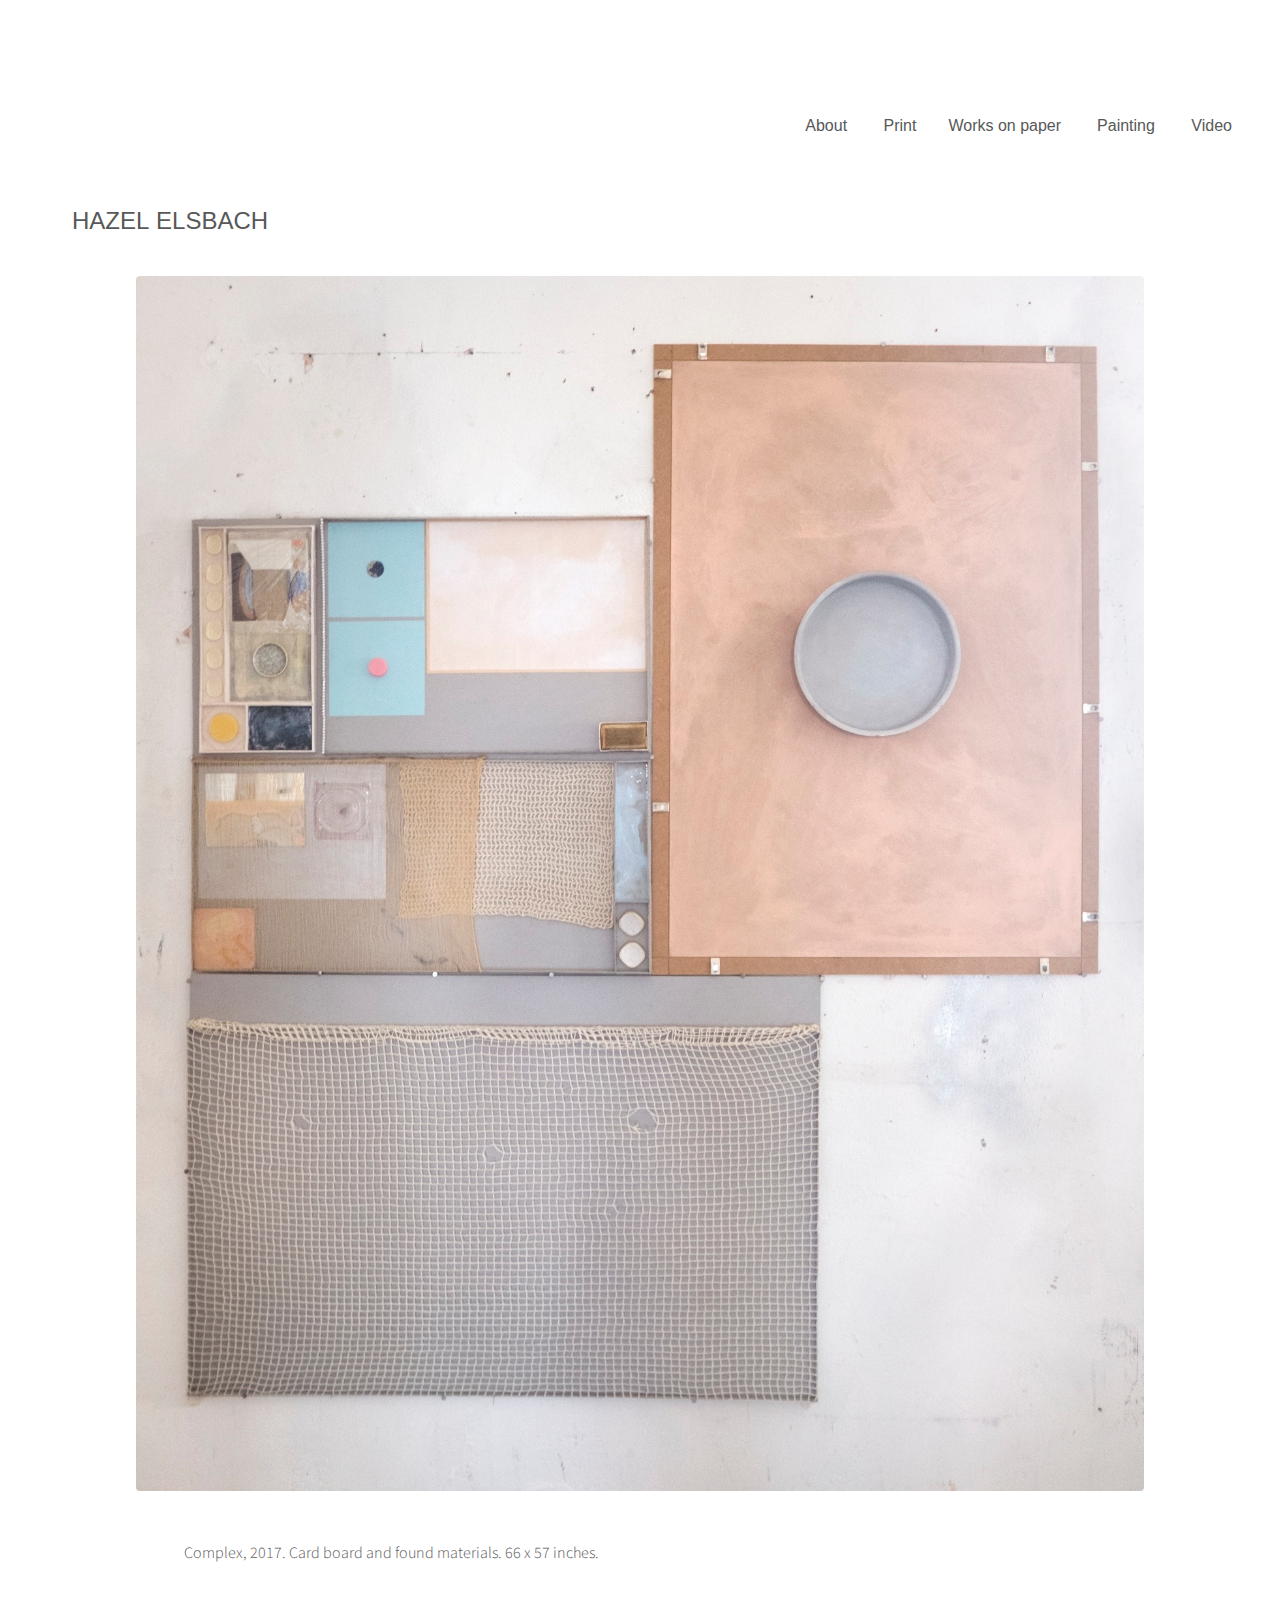
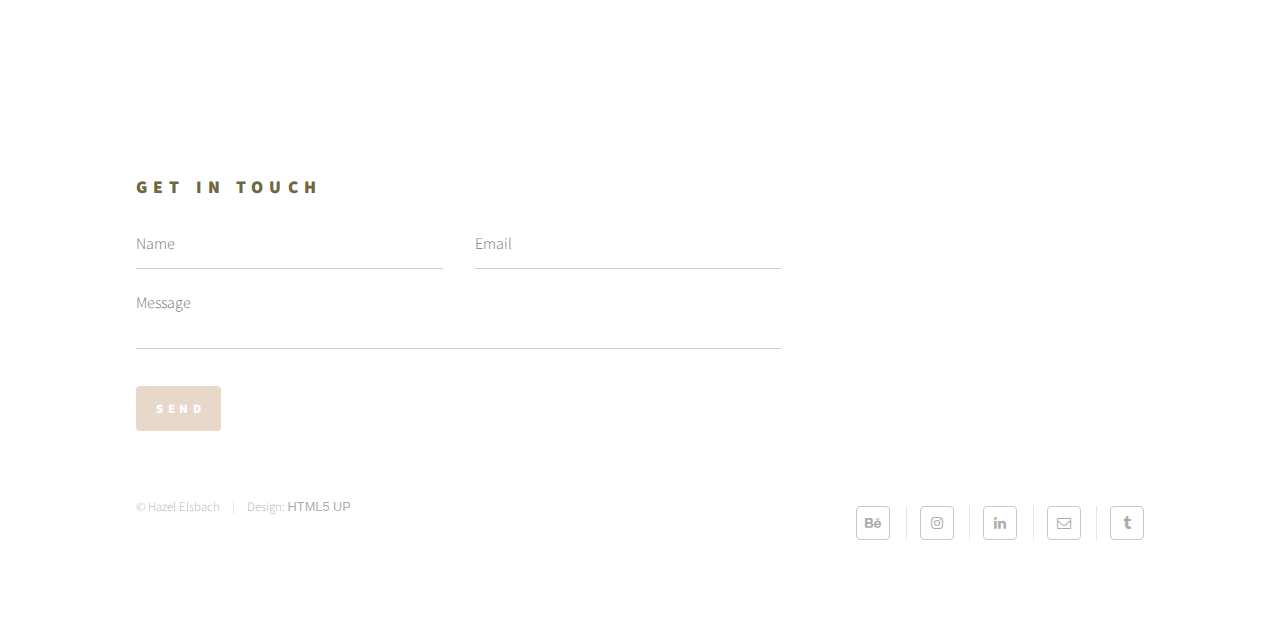
<file: drawing.html>
<!DOCTYPE HTML>

<html>
	<html>
		<head>
			<title>Phantom by HTML5 UP</title>
			<style>p.indent{ padding-left: 3em }</style>
			<meta charset="utf-8" />
			<meta name="viewport" content="width=device-width, initial-scale=1" />
			<!--[if lte IE 8]><script src="assets/js/ie/html5shiv.js"></script><![endif]-->
			<link rel="stylesheet" href="assets/css/main.css" />
			<!--[if lte IE 9]><link rel="stylesheet" href="assets/css/ie9.css" /><![endif]-->
			<!--[if lte IE 8]><link rel="stylesheet" href="assets/css/ie8.css" /><![endif]-->
		</head>



	<body>
			<!-- Wrapper -->
				<div id="wrapper">

					<!-- Header -->
						<header id="header">
									<a>
										<p align="right"> <font color="#6d6744"><a href="about.html">About </a>&emsp;&emsp;<a href="print.html">Print&emsp;&emsp;</a><a href="drawing.html">Works on paper</a>&emsp;&emsp; <a href="painting.html"> Painting </a>&emsp;&emsp;<a href="video.html">Video</a>&emsp;&emsp;&emsp;</font></p>
										<p>&nbsp;</p>
										<p> <font color="#6d6744", size="+2", letter-spacing: 3px;><a href="index.html">&emsp;&emsp;&emsp;HAZEL&nbsp;ELSBACH</a></font></p>
									</a>
						</header>

		<!-- <div id="main" style="height: 40em;">
							<div class="inner">
								<style type="text/css">
								#main{
									background-image: url("images/pic20.jpg");
								    background-repeat: no-repeat;
								    background-position: 0, -10em;
								    background-size: 100%;
								} 
								</style>

							</div>
						</div> -->
						<div id="main">
						<div class="inner">
							<span class="image main"><img src="images/pic20.jpg" alt="" /></span>
							<p class="indent"> Complex, 2017. Card board and found materials. 66 x 57 inches.</p></div></div>

				<!-- Footer -->
					<footer id="footer">
						<div class="inner">
							<section>
								<h2>Get in touch</h2>
								<form method="post" action="#">
									<div class="field half first">
										<input type="text" name="name" id="name" placeholder="Name" />
									</div>
									<div class="field half">
										<input type="email" name="email" id="email" placeholder="Email" />
									</div>
									<div class="field">
										<textarea name="message" id="message" placeholder="Message"></textarea>
									</div>
									<ul class="actions">
										<li><input type="submit" value="Send" class="special" /></li>
									</ul>
								</form>
							</section>
							<ul class="copyright">
								<li>&copy; Hazel Elsbach</li><li>Design: <a href="http://html5up.net">HTML5 UP</a></li>
								<section>
							<ul class="icons">
									<li><a href="#" class="icon style2 fa-behance"><span class="label">Behance/span></a></li>
									<li><a href="#" class="icon style2 fa-instagram"><span class="label">Instagram</span></a></li>
									<li><a href="#" class="icon style2 fa-linkedin"><span class="label">Linkedin</span></a></li>
									<li><a href="#" class="icon style2 fa-envelope-o"><span class="label">Email</span></a></li>	
									<li><a href="#" class="icon style2 fa-tumblr"><span class="label">Tumblr</span></a></li>
										
							</ul>
							</section>
							</ul>
						</div>
					</footer>

			</div>

		<!-- Scripts -->
			<script src="assets/js/jquery.min.js"></script>
			<script src="assets/js/skel.min.js"></script>
			<script src="assets/js/util.js"></script>
			<!--[if lte IE 8]><script src="assets/js/ie/respond.min.js"></script><![endif]-->
			<script src="assets/js/main.js"></script>

	</body>

</html>
</file>
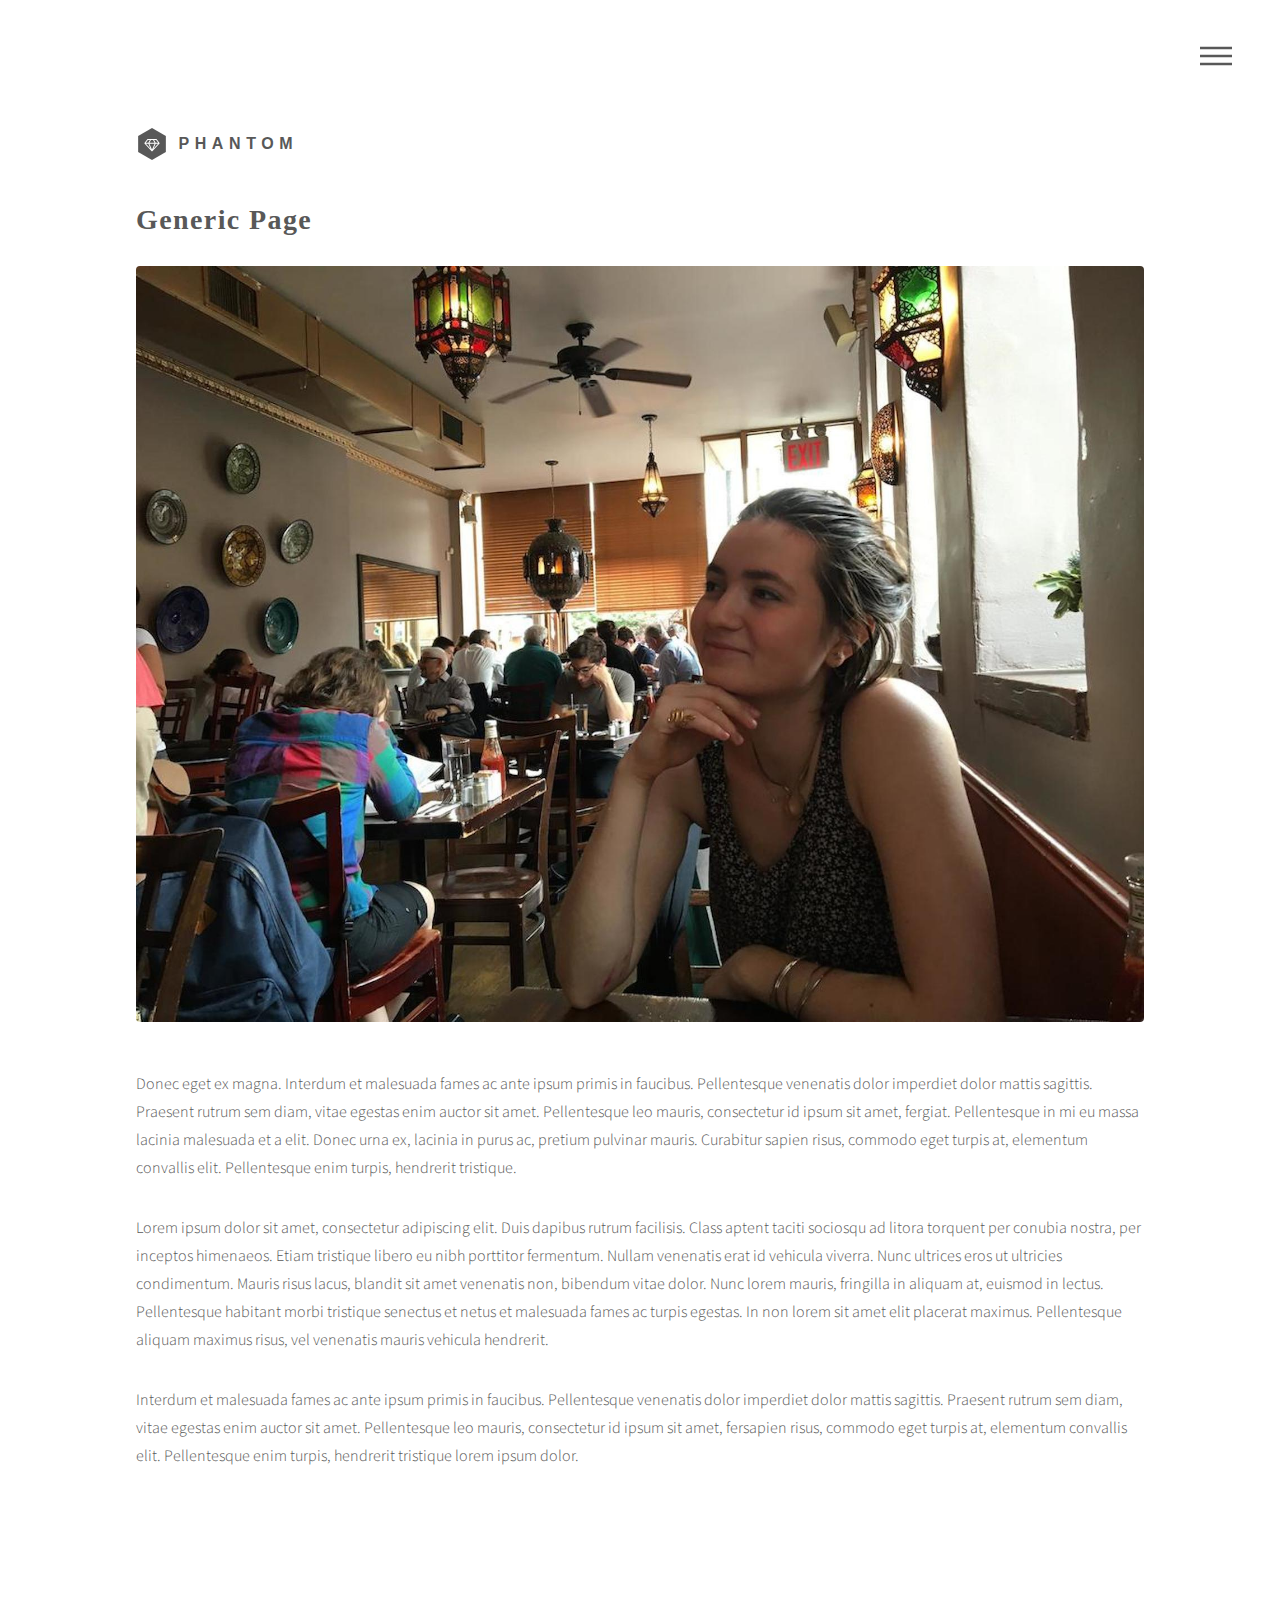
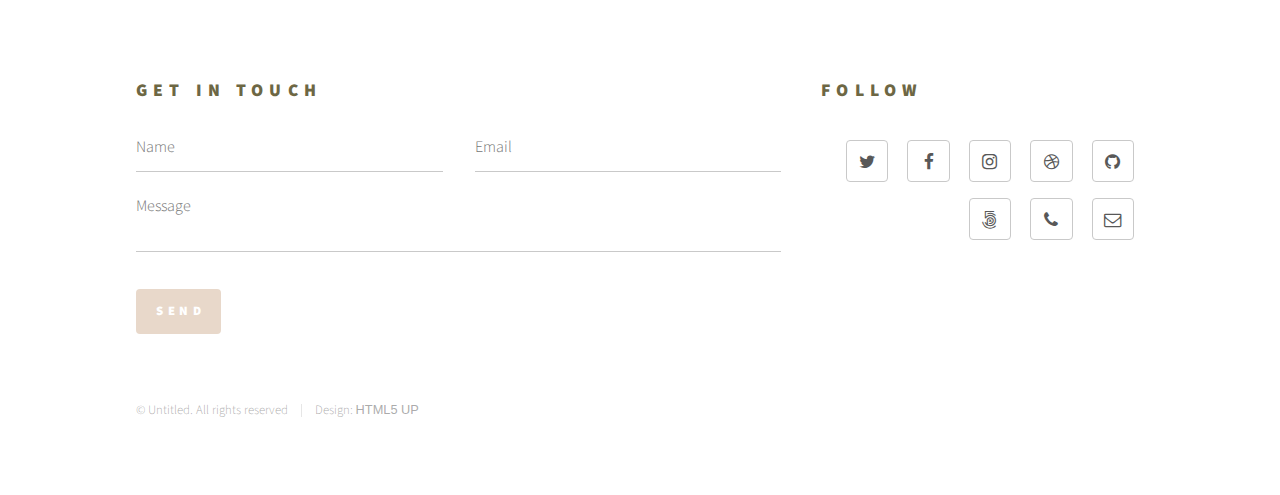
<file: generic.html>
<!DOCTYPE HTML>
<!--
	Phantom by HTML5 UP
	html5up.net | @ajlkn
	Free for personal and commercial use under the CCA 3.0 license (html5up.net/license)
-->
<html>
	<head>
		<title>Generic - Phantom by HTML5 UP</title>
		<meta charset="utf-8" />
		<meta name="viewport" content="width=device-width, initial-scale=1" />
		<!--[if lte IE 8]><script src="assets/js/ie/html5shiv.js"></script><![endif]-->
		<link rel="stylesheet" href="assets/css/main.css" />
		<!--[if lte IE 9]><link rel="stylesheet" href="assets/css/ie9.css" /><![endif]-->
		<!--[if lte IE 8]><link rel="stylesheet" href="assets/css/ie8.css" /><![endif]-->
	</head>
	<body>
		<!-- Wrapper -->
			<div id="wrapper">

				<!-- Header -->
					<header id="header">
						<div class="inner">

							<!-- Logo -->
								<a href="index.html" class="logo">
									<span class="symbol"><img src="images/logo.svg" alt="" /></span><span class="title">Phantom</span>
								</a>

							<!-- Nav -->
								<nav>
									<ul>
										<li><a href="#menu">Menu</a></li>
									</ul>
								</nav>

						</div>
					</header>

				<!-- Menu -->
					<nav id="menu">
						<h2>Menu</h2>
						<ul>
							<li><a href="index.html">Home</a></li>
							<li><a href="generic.html">Ipsum veroeros</a></li>
							<li><a href="generic.html">Tempus etiam</a></li>
							<li><a href="generic.html">Consequat dolor</a></li>
							<li><a href="elements.html">Elements</a></li>
						</ul>
					</nav>

				<!-- Main -->
					<div id="main">
						<div class="inner">
							<h1>Generic Page</h1>
							<span class="image main"><img src="images/pic13.jpg" alt="" /></span>
							<p>Donec eget ex magna. Interdum et malesuada fames ac ante ipsum primis in faucibus. Pellentesque venenatis dolor imperdiet dolor mattis sagittis. Praesent rutrum sem diam, vitae egestas enim auctor sit amet. Pellentesque leo mauris, consectetur id ipsum sit amet, fergiat. Pellentesque in mi eu massa lacinia malesuada et a elit. Donec urna ex, lacinia in purus ac, pretium pulvinar mauris. Curabitur sapien risus, commodo eget turpis at, elementum convallis elit. Pellentesque enim turpis, hendrerit tristique.</p>
							<p>Lorem ipsum dolor sit amet, consectetur adipiscing elit. Duis dapibus rutrum facilisis. Class aptent taciti sociosqu ad litora torquent per conubia nostra, per inceptos himenaeos. Etiam tristique libero eu nibh porttitor fermentum. Nullam venenatis erat id vehicula viverra. Nunc ultrices eros ut ultricies condimentum. Mauris risus lacus, blandit sit amet venenatis non, bibendum vitae dolor. Nunc lorem mauris, fringilla in aliquam at, euismod in lectus. Pellentesque habitant morbi tristique senectus et netus et malesuada fames ac turpis egestas. In non lorem sit amet elit placerat maximus. Pellentesque aliquam maximus risus, vel venenatis mauris vehicula hendrerit.</p>
							<p>Interdum et malesuada fames ac ante ipsum primis in faucibus. Pellentesque venenatis dolor imperdiet dolor mattis sagittis. Praesent rutrum sem diam, vitae egestas enim auctor sit amet. Pellentesque leo mauris, consectetur id ipsum sit amet, fersapien risus, commodo eget turpis at, elementum convallis elit. Pellentesque enim turpis, hendrerit tristique lorem ipsum dolor.</p>
						</div>
					</div>

				<!-- Footer -->
					<footer id="footer">
						<div class="inner">
							<section>
								<h2>Get in touch</h2>
								<form method="post" action="#">
									<div class="field half first">
										<input type="text" name="name" id="name" placeholder="Name" />
									</div>
									<div class="field half">
										<input type="email" name="email" id="email" placeholder="Email" />
									</div>
									<div class="field">
										<textarea name="message" id="message" placeholder="Message"></textarea>
									</div>
									<ul class="actions">
										<li><input type="submit" value="Send" class="special" /></li>
									</ul>
								</form>
							</section>
							<section>
								<h2>Follow</h2>
								<ul class="icons">
									<li><a href="#" class="icon style2 fa-twitter"><span class="label">Twitter</span></a></li>
									<li><a href="#" class="icon style2 fa-facebook"><span class="label">Facebook</span></a></li>
									<li><a href="#" class="icon style2 fa-instagram"><span class="label">Instagram</span></a></li>
									<li><a href="#" class="icon style2 fa-dribbble"><span class="label">Dribbble</span></a></li>
									<li><a href="#" class="icon style2 fa-github"><span class="label">GitHub</span></a></li>
									<li><a href="#" class="icon style2 fa-500px"><span class="label">500px</span></a></li>
									<li><a href="#" class="icon style2 fa-phone"><span class="label">Phone</span></a></li>
									<li><a href="#" class="icon style2 fa-envelope-o"><span class="label">Email</span></a></li>
								</ul>
							</section>
							<ul class="copyright">
								<li>&copy; Untitled. All rights reserved</li><li>Design: <a href="http://html5up.net">HTML5 UP</a></li>
							</ul>
						</div>
					</footer>

			</div>

		<!-- Scripts -->
			<script src="assets/js/jquery.min.js"></script>
			<script src="assets/js/skel.min.js"></script>
			<script src="assets/js/util.js"></script>
			<!--[if lte IE 8]><script src="assets/js/ie/respond.min.js"></script><![endif]-->
			<script src="assets/js/main.js"></script>

	</body>
</html>
</file>
<file: assets/css/ie9.css>
/*
	Phantom by HTML5 UP
	html5up.net | @ajlkn
	Free for personal and commercial use under the CCA 3.0 license (html5up.net/license)
*/

/* Tiles */

	.tiles:after {
		content: '';
		display: block;
		clear: both;
	}

	.tiles article {
		float: left;
	}

		.tiles article > a {
			padding-top: 50%;
			margin-top: -1.75em;
		}

		body:not(.is-touch) .tiles article:hover > .image {
			-moz-transform: none;
			-webkit-transform: none;
			-ms-transform: none;
			transform: none;
		}

/* Footer */

	#footer > .inner section {
		float: left;
	}

	#footer > .inner .copyright {
		clear: both;
		padding-top: 4em;
	}
</file>
<file: assets/css/ie8.css>
/*
	Phantom by HTML5 UP
	html5up.net | @ajlkn
	Free for personal and commercial use under the CCA 3.0 license (html5up.net/license)
*/

/* Form */

	form .field {
		float: none !important;
		width: 100% !important;
		padding-left: 0 !important;
	}

/* Button */

	input[type="submit"],
	input[type="reset"],
	input[type="button"],
	button,
	.button {
		border: solid 2px #585858 !important;
	}

		input[type="submit"]:hover,
		input[type="reset"]:hover,
		input[type="button"]:hover,
		button:hover,
		.button:hover {
			border-color: #f2849e !important;
		}

		input[type="submit"].special,
		input[type="reset"].special,
		input[type="button"].special,
		button.special,
		.button.special {
			border: none !important;
		}

/* Tiles */

	.tiles article > .image:before, .tiles article > .image:after {
		display: none;
	}

/* Header */

	#header .logo .symbol {
		display: none;
	}

	#header nav ul li a[href="#menu"] {
		text-indent: 0;
		width: auto;
		font-size: 0.8em;
	}

		#header nav ul li a[href="#menu"]:before, #header nav ul li a[href="#menu"]:after {
			display: none;
		}

/* Footer */

	#footer > .inner section {
		width: 50%;
		margin-left: 3em;
	}

		#footer > .inner section:first-child {
			margin-left: 0;
			width: 40%;
		}
</file>
<file: assets/css/main.css>
@import url(font-awesome.min.css);
@import url("http://fonts.googleapis.com/css?family=Source+Sans+Pro:300,700,900");

/*
	Phantom by HTML5 UP
	html5up.net | @ajlkn
	Free for personal and commercial use under the CCA 3.0 license (html5up.net/license)
*/

/* Reset */

	html, body, div, span, applet, object, iframe, h1, h2, h3, h4, h5, h6, p, blockquote, pre, a, abbr, acronym, address, big, cite, code, del, dfn, em, img, ins, kbd, q, s, samp, small, strike, strong, sub, sup, tt, var, b, u, i, center, dl, dt, dd, ol, ul, li, fieldset, form, label, legend, table, caption, tbody, tfoot, thead, tr, th, td, article, aside, canvas, details, embed, figure, figcaption, footer, header, hgroup, menu, nav, output, ruby, section, summary, time, mark, audio, video {
		margin: 0;
		padding: 0;
		border: 0;
		font-size: 100%;
		font: inherit;
		vertical-align: baseline;
	}

	article, aside, details, figcaption, figure, footer, header, hgroup, menu, nav, section {
		display: block;
	}

	body {
		line-height: 1;
	}

	ol, ul {
		list-style: none;
	}

	blockquote, q {
		quotes: none;
	}

	blockquote:before, blockquote:after, q:before, q:after {
		content: '';
		content: none;
	}

	table {
		border-collapse: collapse;
		border-spacing: 0;
	}

	body {
		-webkit-text-size-adjust: none;
	}



/* Box Model */

	*, *:before, *:after {
		-moz-box-sizing: border-box;
		-webkit-box-sizing: border-box;
		box-sizing: border-box;
	}

/* Grid */

	.row {
		border-bottom: solid 1px transparent;
		-moz-box-sizing: border-box;
		-webkit-box-sizing: border-box;
		box-sizing: border-box;
	}

	.row > * {
		float: left;
		-moz-box-sizing: border-box;
		-webkit-box-sizing: border-box;
		box-sizing: border-box;
	}

	.row:after, .row:before {
		content: '';
		display: block;
		clear: both;
		height: 0;
	}

	.row.uniform > * > :first-child {
		margin-top: 0;
	}

	.row.uniform > * > :last-child {
		margin-bottom: 0;
	}

	.row.\30 \25 > * {
		padding: 0 0 0 0em;
	}

	.row.\30 \25 {
		margin: 0 0 -1px 0em;
	}

	.row.uniform.\30 \25 > * {
		padding: 0em 0 0 0em;
	}

	.row.uniform.\30 \25 {
		margin: 0em 0 -1px 0em;
	}

	.row > * {
		padding: 0 0 0 2em;
	}

	.row {
		margin: 0 0 -1px -2em;
	}

	.row.uniform > * {
		padding: 2em 0 0 2em;
	}

	.row.uniform {
		margin: -2em 0 -1px -2em;
	}

	.row.\32 00\25 > * {
		padding: 0 0 0 4em;
	}

	.row.\32 00\25 {
		margin: 0 0 -1px -4em;
	}

	.row.uniform.\32 00\25 > * {
		padding: 4em 0 0 4em;
	}

	.row.uniform.\32 00\25 {
		margin: -4em 0 -1px -4em;
	}

	.row.\31 50\25 > * {
		padding: 0 0 0 3em;
	}

	.row.\31 50\25 {
		margin: 0 0 -1px -3em;
	}

	.row.uniform.\31 50\25 > * {
		padding: 3em 0 0 3em;
	}

	.row.uniform.\31 50\25 {
		margin: -3em 0 -1px -3em;
	}

	.row.\35 0\25 > * {
		padding: 0 0 0 1em;
	}

	.row.\35 0\25 {
		margin: 0 0 -1px -1em;
	}

	.row.uniform.\35 0\25 > * {
		padding: 1em 0 0 1em;
	}

	.row.uniform.\35 0\25 {
		margin: -1em 0 -1px -1em;
	}

	.row.\32 5\25 > * {
		padding: 0 0 0 0.5em;
	}

	.row.\32 5\25 {
		margin: 0 0 -1px -0.5em;
	}

	.row.uniform.\32 5\25 > * {
		padding: 0.5em 0 0 0.5em;
	}

	.row.uniform.\32 5\25 {
		margin: -0.5em 0 -1px -0.5em;
	}

	.\31 2u, .\31 2u\24 {
		width: 100%;
		clear: none;
		margin-left: 0;
	}

	.\31 1u, .\31 1u\24 {
		width: 91.6666666667%;
		clear: none;
		margin-left: 0;
	}

	.\31 0u, .\31 0u\24 {
		width: 83.3333333333%;
		clear: none;
		margin-left: 0;
	}

	.\39 u, .\39 u\24 {
		width: 75%;
		clear: none;
		margin-left: 0;
	}

	.\38 u, .\38 u\24 {
		width: 66.6666666667%;
		clear: none;
		margin-left: 0;
	}

	.\37 u, .\37 u\24 {
		width: 58.3333333333%;
		clear: none;
		margin-left: 0;
	}

	.\36 u, .\36 u\24 {
		width: 50%;
		clear: none;
		margin-left: 0;
	}

	.\35 u, .\35 u\24 {
		width: 41.6666666667%;
		clear: none;
		margin-left: 0;
	}

	.\34 u, .\34 u\24 {
		width: 33.3333333333%;
		clear: none;
		margin-left: 0;
	}

	.\33 u, .\33 u\24 {
		width: 25%;
		clear: none;
		margin-left: 0;
	}

	.\32 u, .\32 u\24 {
		width: 16.6666666667%;
		clear: none;
		margin-left: 0;
	}

	.\31 u, .\31 u\24 {
		width: 8.3333333333%;
		clear: none;
		margin-left: 0;
	}

	.\31 2u\24 + *,
	.\31 1u\24 + *,
	.\31 0u\24 + *,
	.\39 u\24 + *,
	.\38 u\24 + *,
	.\37 u\24 + *,
	.\36 u\24 + *,
	.\35 u\24 + *,
	.\34 u\24 + *,
	.\33 u\24 + *,
	.\32 u\24 + *,
	.\31 u\24 + * {
		clear: left;
	}

	.\-11u {
		margin-left: 91.66667%;
	}

	.\-10u {
		margin-left: 83.33333%;
	}

	.\-9u {
		margin-left: 75%;
	}

	.\-8u {
		margin-left: 66.66667%;
	}

	.\-7u {
		margin-left: 58.33333%;
	}

	.\-6u {
		margin-left: 50%;
	}

	.\-5u {
		margin-left: 41.66667%;
	}

	.\-4u {
		margin-left: 33.33333%;
	}

	.\-3u {
		margin-left: 25%;
	}

	.\-2u {
		margin-left: 16.66667%;
	}

	.\-1u {
		margin-left: 8.33333%;
	}

	@media screen and (max-width: 1680px) {

		.row > * {
			padding: 0 0 0 2em;
		}

		.row {
			margin: 0 0 -1px -2em;
		}

		.row.uniform > * {
			padding: 2em 0 0 2em;
		}

		.row.uniform {
			margin: -2em 0 -1px -2em;
		}

		.row.\32 00\25 > * {
			padding: 0 0 0 4em;
		}

		.row.\32 00\25 {
			margin: 0 0 -1px -4em;
		}

		.row.uniform.\32 00\25 > * {
			padding: 4em 0 0 4em;
		}

		.row.uniform.\32 00\25 {
			margin: -4em 0 -1px -4em;
		}

		.row.\31 50\25 > * {
			padding: 0 0 0 3em;
		}

		.row.\31 50\25 {
			margin: 0 0 -1px -3em;
		}

		.row.uniform.\31 50\25 > * {
			padding: 3em 0 0 3em;
		}

		.row.uniform.\31 50\25 {
			margin: -3em 0 -1px -3em;
		}

		.row.\35 0\25 > * {
			padding: 0 0 0 1em;
		}

		.row.\35 0\25 {
			margin: 0 0 -1px -1em;
		}

		.row.uniform.\35 0\25 > * {
			padding: 1em 0 0 1em;
		}

		.row.uniform.\35 0\25 {
			margin: -1em 0 -1px -1em;
		}

		.row.\32 5\25 > * {
			padding: 0 0 0 0.5em;
		}

		.row.\32 5\25 {
			margin: 0 0 -1px -0.5em;
		}

		.row.uniform.\32 5\25 > * {
			padding: 0.5em 0 0 0.5em;
		}

		.row.uniform.\32 5\25 {
			margin: -0.5em 0 -1px -0.5em;
		}

		.\31 2u\28xlarge\29, .\31 2u\24\28xlarge\29 {
			width: 100%;
			clear: none;
			margin-left: 0;
		}

		.\31 1u\28xlarge\29, .\31 1u\24\28xlarge\29 {
			width: 91.6666666667%;
			clear: none;
			margin-left: 0;
		}

		.\31 0u\28xlarge\29, .\31 0u\24\28xlarge\29 {
			width: 83.3333333333%;
			clear: none;
			margin-left: 0;
		}

		.\39 u\28xlarge\29, .\39 u\24\28xlarge\29 {
			width: 75%;
			clear: none;
			margin-left: 0;
		}

		.\38 u\28xlarge\29, .\38 u\24\28xlarge\29 {
			width: 66.6666666667%;
			clear: none;
			margin-left: 0;
		}

		.\37 u\28xlarge\29, .\37 u\24\28xlarge\29 {
			width: 58.3333333333%;
			clear: none;
			margin-left: 0;
		}

		.\36 u\28xlarge\29, .\36 u\24\28xlarge\29 {
			width: 50%;
			clear: none;
			margin-left: 0;
		}

		.\35 u\28xlarge\29, .\35 u\24\28xlarge\29 {
			width: 41.6666666667%;
			clear: none;
			margin-left: 0;
		}

		.\34 u\28xlarge\29, .\34 u\24\28xlarge\29 {
			width: 33.3333333333%;
			clear: none;
			margin-left: 0;
		}

		.\33 u\28xlarge\29, .\33 u\24\28xlarge\29 {
			width: 25%;
			clear: none;
			margin-left: 0;
		}

		.\32 u\28xlarge\29, .\32 u\24\28xlarge\29 {
			width: 16.6666666667%;
			clear: none;
			margin-left: 0;
		}

		.\31 u\28xlarge\29, .\31 u\24\28xlarge\29 {
			width: 8.3333333333%;
			clear: none;
			margin-left: 0;
		}

		.\31 2u\24\28xlarge\29 + *,
		.\31 1u\24\28xlarge\29 + *,
		.\31 0u\24\28xlarge\29 + *,
		.\39 u\24\28xlarge\29 + *,
		.\38 u\24\28xlarge\29 + *,
		.\37 u\24\28xlarge\29 + *,
		.\36 u\24\28xlarge\29 + *,
		.\35 u\24\28xlarge\29 + *,
		.\34 u\24\28xlarge\29 + *,
		.\33 u\24\28xlarge\29 + *,
		.\32 u\24\28xlarge\29 + *,
		.\31 u\24\28xlarge\29 + * {
			clear: left;
		}

		.\-11u\28xlarge\29 {
			margin-left: 91.66667%;
		}

		.\-10u\28xlarge\29 {
			margin-left: 83.33333%;
		}

		.\-9u\28xlarge\29 {
			margin-left: 75%;
		}

		.\-8u\28xlarge\29 {
			margin-left: 66.66667%;
		}

		.\-7u\28xlarge\29 {
			margin-left: 58.33333%;
		}

		.\-6u\28xlarge\29 {
			margin-left: 50%;
		}

		.\-5u\28xlarge\29 {
			margin-left: 41.66667%;
		}

		.\-4u\28xlarge\29 {
			margin-left: 33.33333%;
		}

		.\-3u\28xlarge\29 {
			margin-left: 25%;
		}

		.\-2u\28xlarge\29 {
			margin-left: 16.66667%;
		}

		.\-1u\28xlarge\29 {
			margin-left: 8.33333%;
		}

	}

	@media screen and (max-width: 1280px) {

		.row > * {
			padding: 0 0 0 2em;
		}

		.row {
			margin: 0 0 -1px -2em;
		}

		.row.uniform > * {
			padding: 2em 0 0 2em;
		}

		.row.uniform {
			margin: -2em 0 -1px -2em;
		}

		.row.\32 00\25 > * {
			padding: 0 0 0 4em;
		}

		.row.\32 00\25 {
			margin: 0 0 -1px -4em;
		}

		.row.uniform.\32 00\25 > * {
			padding: 4em 0 0 4em;
		}

		.row.uniform.\32 00\25 {
			margin: -4em 0 -1px -4em;
		}

		.row.\31 50\25 > * {
			padding: 0 0 0 3em;
		}

		.row.\31 50\25 {
			margin: 0 0 -1px -3em;
		}

		.row.uniform.\31 50\25 > * {
			padding: 3em 0 0 3em;
		}

		.row.uniform.\31 50\25 {
			margin: -3em 0 -1px -3em;
		}

		.row.\35 0\25 > * {
			padding: 0 0 0 1em;
		}

		.row.\35 0\25 {
			margin: 0 0 -1px -1em;
		}

		.row.uniform.\35 0\25 > * {
			padding: 1em 0 0 1em;
		}

		.row.uniform.\35 0\25 {
			margin: -1em 0 -1px -1em;
		}

		.row.\32 5\25 > * {
			padding: 0 0 0 0.5em;
		}

		.row.\32 5\25 {
			margin: 0 0 -1px -0.5em;
		}

		.row.uniform.\32 5\25 > * {
			padding: 0.5em 0 0 0.5em;
		}

		.row.uniform.\32 5\25 {
			margin: -0.5em 0 -1px -0.5em;
		}

		.\31 2u\28large\29, .\31 2u\24\28large\29 {
			width: 100%;
			clear: none;
			margin-left: 0;
		}

		.\31 1u\28large\29, .\31 1u\24\28large\29 {
			width: 91.6666666667%;
			clear: none;
			margin-left: 0;
		}

		.\31 0u\28large\29, .\31 0u\24\28large\29 {
			width: 83.3333333333%;
			clear: none;
			margin-left: 0;
		}

		.\39 u\28large\29, .\39 u\24\28large\29 {
			width: 75%;
			clear: none;
			margin-left: 0;
		}

		.\38 u\28large\29, .\38 u\24\28large\29 {
			width: 66.6666666667%;
			clear: none;
			margin-left: 0;
		}

		.\37 u\28large\29, .\37 u\24\28large\29 {
			width: 58.3333333333%;
			clear: none;
			margin-left: 0;
		}

		.\36 u\28large\29, .\36 u\24\28large\29 {
			width: 50%;
			clear: none;
			margin-left: 0;
		}

		.\35 u\28large\29, .\35 u\24\28large\29 {
			width: 41.6666666667%;
			clear: none;
			margin-left: 0;
		}

		.\34 u\28large\29, .\34 u\24\28large\29 {
			width: 33.3333333333%;
			clear: none;
			margin-left: 0;
		}

		.\33 u\28large\29, .\33 u\24\28large\29 {
			width: 25%;
			clear: none;
			margin-left: 0;
		}

		.\32 u\28large\29, .\32 u\24\28large\29 {
			width: 16.6666666667%;
			clear: none;
			margin-left: 0;
		}

		.\31 u\28large\29, .\31 u\24\28large\29 {
			width: 8.3333333333%;
			clear: none;
			margin-left: 0;
		}

		.\31 2u\24\28large\29 + *,
		.\31 1u\24\28large\29 + *,
		.\31 0u\24\28large\29 + *,
		.\39 u\24\28large\29 + *,
		.\38 u\24\28large\29 + *,
		.\37 u\24\28large\29 + *,
		.\36 u\24\28large\29 + *,
		.\35 u\24\28large\29 + *,
		.\34 u\24\28large\29 + *,
		.\33 u\24\28large\29 + *,
		.\32 u\24\28large\29 + *,
		.\31 u\24\28large\29 + * {
			clear: left;
		}

		.\-11u\28large\29 {
			margin-left: 91.66667%;
		}

		.\-10u\28large\29 {
			margin-left: 83.33333%;
		}

		.\-9u\28large\29 {
			margin-left: 75%;
		}

		.\-8u\28large\29 {
			margin-left: 66.66667%;
		}

		.\-7u\28large\29 {
			margin-left: 58.33333%;
		}

		.\-6u\28large\29 {
			margin-left: 50%;
		}

		.\-5u\28large\29 {
			margin-left: 41.66667%;
		}

		.\-4u\28large\29 {
			margin-left: 33.33333%;
		}

		.\-3u\28large\29 {
			margin-left: 25%;
		}

		.\-2u\28large\29 {
			margin-left: 16.66667%;
		}

		.\-1u\28large\29 {
			margin-left: 8.33333%;
		}

	}

	@media screen and (max-width: 980px) {

		.row > * {
			padding: 0 0 0 1.5em;
		}

		.row {
			margin: 0 0 -1px -1.5em;
		}

		.row.uniform > * {
			padding: 1.5em 0 0 1.5em;
		}

		.row.uniform {
			margin: -1.5em 0 -1px -1.5em;
		}

		.row.\32 00\25 > * {
			padding: 0 0 0 3em;
		}

		.row.\32 00\25 {
			margin: 0 0 -1px -3em;
		}

		.row.uniform.\32 00\25 > * {
			padding: 3em 0 0 3em;
		}

		.row.uniform.\32 00\25 {
			margin: -3em 0 -1px -3em;
		}

		.row.\31 50\25 > * {
			padding: 0 0 0 2.25em;
		}

		.row.\31 50\25 {
			margin: 0 0 -1px -2.25em;
		}

		.row.uniform.\31 50\25 > * {
			padding: 2.25em 0 0 2.25em;
		}

		.row.uniform.\31 50\25 {
			margin: -2.25em 0 -1px -2.25em;
		}

		.row.\35 0\25 > * {
			padding: 0 0 0 0.75em;
		}

		.row.\35 0\25 {
			margin: 0 0 -1px -0.75em;
		}

		.row.uniform.\35 0\25 > * {
			padding: 0.75em 0 0 0.75em;
		}

		.row.uniform.\35 0\25 {
			margin: -0.75em 0 -1px -0.75em;
		}

		.row.\32 5\25 > * {
			padding: 0 0 0 0.375em;
		}

		.row.\32 5\25 {
			margin: 0 0 -1px -0.375em;
		}

		.row.uniform.\32 5\25 > * {
			padding: 0.375em 0 0 0.375em;
		}

		.row.uniform.\32 5\25 {
			margin: -0.375em 0 -1px -0.375em;
		}

		.\31 2u\28medium\29, .\31 2u\24\28medium\29 {
			width: 100%;
			clear: none;
			margin-left: 0;
		}

		.\31 1u\28medium\29, .\31 1u\24\28medium\29 {
			width: 91.6666666667%;
			clear: none;
			margin-left: 0;
		}

		.\31 0u\28medium\29, .\31 0u\24\28medium\29 {
			width: 83.3333333333%;
			clear: none;
			margin-left: 0;
		}

		.\39 u\28medium\29, .\39 u\24\28medium\29 {
			width: 75%;
			clear: none;
			margin-left: 0;
		}

		.\38 u\28medium\29, .\38 u\24\28medium\29 {
			width: 66.6666666667%;
			clear: none;
			margin-left: 0;
		}

		.\37 u\28medium\29, .\37 u\24\28medium\29 {
			width: 58.3333333333%;
			clear: none;
			margin-left: 0;
		}

		.\36 u\28medium\29, .\36 u\24\28medium\29 {
			width: 50%;
			clear: none;
			margin-left: 0;
		}

		.\35 u\28medium\29, .\35 u\24\28medium\29 {
			width: 41.6666666667%;
			clear: none;
			margin-left: 0;
		}

		.\34 u\28medium\29, .\34 u\24\28medium\29 {
			width: 33.3333333333%;
			clear: none;
			margin-left: 0;
		}

		.\33 u\28medium\29, .\33 u\24\28medium\29 {
			width: 25%;
			clear: none;
			margin-left: 0;
		}

		.\32 u\28medium\29, .\32 u\24\28medium\29 {
			width: 16.6666666667%;
			clear: none;
			margin-left: 0;
		}

		.\31 u\28medium\29, .\31 u\24\28medium\29 {
			width: 8.3333333333%;
			clear: none;
			margin-left: 0;
		}

		.\31 2u\24\28medium\29 + *,
		.\31 1u\24\28medium\29 + *,
		.\31 0u\24\28medium\29 + *,
		.\39 u\24\28medium\29 + *,
		.\38 u\24\28medium\29 + *,
		.\37 u\24\28medium\29 + *,
		.\36 u\24\28medium\29 + *,
		.\35 u\24\28medium\29 + *,
		.\34 u\24\28medium\29 + *,
		.\33 u\24\28medium\29 + *,
		.\32 u\24\28medium\29 + *,
		.\31 u\24\28medium\29 + * {
			clear: left;
		}

		.\-11u\28medium\29 {
			margin-left: 91.66667%;
		}

		.\-10u\28medium\29 {
			margin-left: 83.33333%;
		}

		.\-9u\28medium\29 {
			margin-left: 75%;
		}

		.\-8u\28medium\29 {
			margin-left: 66.66667%;
		}

		.\-7u\28medium\29 {
			margin-left: 58.33333%;
		}

		.\-6u\28medium\29 {
			margin-left: 50%;
		}

		.\-5u\28medium\29 {
			margin-left: 41.66667%;
		}

		.\-4u\28medium\29 {
			margin-left: 33.33333%;
		}

		.\-3u\28medium\29 {
			margin-left: 25%;
		}

		.\-2u\28medium\29 {
			margin-left: 16.66667%;
		}

		.\-1u\28medium\29 {
			margin-left: 8.33333%;
		}

	}

	@media screen and (max-width: 736px) {

		.row > * {
			padding: 0 0 0 1em;
		}

		.row {
			margin: 0 0 -1px -1em;
		}

		.row.uniform > * {
			padding: 1em 0 0 1em;
		}

		.row.uniform {
			margin: -1em 0 -1px -1em;
		}

		.row.\32 00\25 > * {
			padding: 0 0 0 2em;
		}

		.row.\32 00\25 {
			margin: 0 0 -1px -2em;
		}

		.row.uniform.\32 00\25 > * {
			padding: 2em 0 0 2em;
		}

		.row.uniform.\32 00\25 {
			margin: -2em 0 -1px -2em;
		}

		.row.\31 50\25 > * {
			padding: 0 0 0 1.5em;
		}

		.row.\31 50\25 {
			margin: 0 0 -1px -1.5em;
		}

		.row.uniform.\31 50\25 > * {
			padding: 1.5em 0 0 1.5em;
		}

		.row.uniform.\31 50\25 {
			margin: -1.5em 0 -1px -1.5em;
		}

		.row.\35 0\25 > * {
			padding: 0 0 0 0.5em;
		}

		.row.\35 0\25 {
			margin: 0 0 -1px -0.5em;
		}

		.row.uniform.\35 0\25 > * {
			padding: 0.5em 0 0 0.5em;
		}

		.row.uniform.\35 0\25 {
			margin: -0.5em 0 -1px -0.5em;
		}

		.row.\32 5\25 > * {
			padding: 0 0 0 0.25em;
		}

		.row.\32 5\25 {
			margin: 0 0 -1px -0.25em;
		}

		.row.uniform.\32 5\25 > * {
			padding: 0.25em 0 0 0.25em;
		}

		.row.uniform.\32 5\25 {
			margin: -0.25em 0 -1px -0.25em;
		}

		.\31 2u\28small\29, .\31 2u\24\28small\29 {
			width: 100%;
			clear: none;
			margin-left: 0;
		}

		.\31 1u\28small\29, .\31 1u\24\28small\29 {
			width: 91.6666666667%;
			clear: none;
			margin-left: 0;
		}

		.\31 0u\28small\29, .\31 0u\24\28small\29 {
			width: 83.3333333333%;
			clear: none;
			margin-left: 0;
		}

		.\39 u\28small\29, .\39 u\24\28small\29 {
			width: 75%;
			clear: none;
			margin-left: 0;
		}

		.\38 u\28small\29, .\38 u\24\28small\29 {
			width: 66.6666666667%;
			clear: none;
			margin-left: 0;
		}

		.\37 u\28small\29, .\37 u\24\28small\29 {
			width: 58.3333333333%;
			clear: none;
			margin-left: 0;
		}

		.\36 u\28small\29, .\36 u\24\28small\29 {
			width: 50%;
			clear: none;
			margin-left: 0;
		}

		.\35 u\28small\29, .\35 u\24\28small\29 {
			width: 41.6666666667%;
			clear: none;
			margin-left: 0;
		}

		.\34 u\28small\29, .\34 u\24\28small\29 {
			width: 33.3333333333%;
			clear: none;
			margin-left: 0;
		}

		.\33 u\28small\29, .\33 u\24\28small\29 {
			width: 25%;
			clear: none;
			margin-left: 0;
		}

		.\32 u\28small\29, .\32 u\24\28small\29 {
			width: 16.6666666667%;
			clear: none;
			margin-left: 0;
		}

		.\31 u\28small\29, .\31 u\24\28small\29 {
			width: 8.3333333333%;
			clear: none;
			margin-left: 0;
		}

		.\31 2u\24\28small\29 + *,
		.\31 1u\24\28small\29 + *,
		.\31 0u\24\28small\29 + *,
		.\39 u\24\28small\29 + *,
		.\38 u\24\28small\29 + *,
		.\37 u\24\28small\29 + *,
		.\36 u\24\28small\29 + *,
		.\35 u\24\28small\29 + *,
		.\34 u\24\28small\29 + *,
		.\33 u\24\28small\29 + *,
		.\32 u\24\28small\29 + *,
		.\31 u\24\28small\29 + * {
			clear: left;
		}

		.\-11u\28small\29 {
			margin-left: 91.66667%;
		}

		.\-10u\28small\29 {
			margin-left: 83.33333%;
		}

		.\-9u\28small\29 {
			margin-left: 75%;
		}

		.\-8u\28small\29 {
			margin-left: 66.66667%;
		}

		.\-7u\28small\29 {
			margin-left: 58.33333%;
		}

		.\-6u\28small\29 {
			margin-left: 50%;
		}

		.\-5u\28small\29 {
			margin-left: 41.66667%;
		}

		.\-4u\28small\29 {
			margin-left: 33.33333%;
		}

		.\-3u\28small\29 {
			margin-left: 25%;
		}

		.\-2u\28small\29 {
			margin-left: 16.66667%;
		}

		.\-1u\28small\29 {
			margin-left: 8.33333%;
		}

	}

	@media screen and (max-width: 480px) {

		.row > * {
			padding: 0 0 0 1em;
		}

		.row {
			margin: 0 0 -1px -1em;
		}

		.row.uniform > * {
			padding: 1em 0 0 1em;
		}

		.row.uniform {
			margin: -1em 0 -1px -1em;
		}

		.row.\32 00\25 > * {
			padding: 0 0 0 2em;
		}

		.row.\32 00\25 {
			margin: 0 0 -1px -2em;
		}

		.row.uniform.\32 00\25 > * {
			padding: 2em 0 0 2em;
		}

		.row.uniform.\32 00\25 {
			margin: -2em 0 -1px -2em;
		}

		.row.\31 50\25 > * {
			padding: 0 0 0 1.5em;
		}

		.row.\31 50\25 {
			margin: 0 0 -1px -1.5em;
		}

		.row.uniform.\31 50\25 > * {
			padding: 1.5em 0 0 1.5em;
		}

		.row.uniform.\31 50\25 {
			margin: -1.5em 0 -1px -1.5em;
		}

		.row.\35 0\25 > * {
			padding: 0 0 0 0.5em;
		}

		.row.\35 0\25 {
			margin: 0 0 -1px -0.5em;
		}

		.row.uniform.\35 0\25 > * {
			padding: 0.5em 0 0 0.5em;
		}

		.row.uniform.\35 0\25 {
			margin: -0.5em 0 -1px -0.5em;
		}

		.row.\32 5\25 > * {
			padding: 0 0 0 0.25em;
		}

		.row.\32 5\25 {
			margin: 0 0 -1px -0.25em;
		}

		.row.uniform.\32 5\25 > * {
			padding: 0.25em 0 0 0.25em;
		}

		.row.uniform.\32 5\25 {
			margin: -0.25em 0 -1px -0.25em;
		}

		.\31 2u\28xsmall\29, .\31 2u\24\28xsmall\29 {
			width: 100%;
			clear: none;
			margin-left: 0;
		}

		.\31 1u\28xsmall\29, .\31 1u\24\28xsmall\29 {
			width: 91.6666666667%;
			clear: none;
			margin-left: 0;
		}

		.\31 0u\28xsmall\29, .\31 0u\24\28xsmall\29 {
			width: 83.3333333333%;
			clear: none;
			margin-left: 0;
		}

		.\39 u\28xsmall\29, .\39 u\24\28xsmall\29 {
			width: 75%;
			clear: none;
			margin-left: 0;
		}

		.\38 u\28xsmall\29, .\38 u\24\28xsmall\29 {
			width: 66.6666666667%;
			clear: none;
			margin-left: 0;
		}

		.\37 u\28xsmall\29, .\37 u\24\28xsmall\29 {
			width: 58.3333333333%;
			clear: none;
			margin-left: 0;
		}

		.\36 u\28xsmall\29, .\36 u\24\28xsmall\29 {
			width: 50%;
			clear: none;
			margin-left: 0;
		}

		.\35 u\28xsmall\29, .\35 u\24\28xsmall\29 {
			width: 41.6666666667%;
			clear: none;
			margin-left: 0;
		}

		.\34 u\28xsmall\29, .\34 u\24\28xsmall\29 {
			width: 33.3333333333%;
			clear: none;
			margin-left: 0;
		}

		.\33 u\28xsmall\29, .\33 u\24\28xsmall\29 {
			width: 25%;
			clear: none;
			margin-left: 0;
		}

		.\32 u\28xsmall\29, .\32 u\24\28xsmall\29 {
			width: 16.6666666667%;
			clear: none;
			margin-left: 0;
		}

		.\31 u\28xsmall\29, .\31 u\24\28xsmall\29 {
			width: 8.3333333333%;
			clear: none;
			margin-left: 0;
		}

		.\31 2u\24\28xsmall\29 + *,
		.\31 1u\24\28xsmall\29 + *,
		.\31 0u\24\28xsmall\29 + *,
		.\39 u\24\28xsmall\29 + *,
		.\38 u\24\28xsmall\29 + *,
		.\37 u\24\28xsmall\29 + *,
		.\36 u\24\28xsmall\29 + *,
		.\35 u\24\28xsmall\29 + *,
		.\34 u\24\28xsmall\29 + *,
		.\33 u\24\28xsmall\29 + *,
		.\32 u\24\28xsmall\29 + *,
		.\31 u\24\28xsmall\29 + * {
			clear: left;
		}

		.\-11u\28xsmall\29 {
			margin-left: 91.66667%;
		}

		.\-10u\28xsmall\29 {
			margin-left: 83.33333%;
		}

		.\-9u\28xsmall\29 {
			margin-left: 75%;
		}

		.\-8u\28xsmall\29 {
			margin-left: 66.66667%;
		}

		.\-7u\28xsmall\29 {
			margin-left: 58.33333%;
		}

		.\-6u\28xsmall\29 {
			margin-left: 50%;
		}

		.\-5u\28xsmall\29 {
			margin-left: 41.66667%;
		}

		.\-4u\28xsmall\29 {
			margin-left: 33.33333%;
		}

		.\-3u\28xsmall\29 {
			margin-left: 25%;
		}

		.\-2u\28xsmall\29 {
			margin-left: 16.66667%;
		}

		.\-1u\28xsmall\29 {
			margin-left: 8.33333%;
		}

	}

	@media screen and (max-width: 360px) {

		.row > * {
			padding: 0 0 0 1em;
		}

		.row {
			margin: 0 0 -1px -1em;
		}

		.row.uniform > * {
			padding: 1em 0 0 1em;
		}

		.row.uniform {
			margin: -1em 0 -1px -1em;
		}

		.row.\32 00\25 > * {
			padding: 0 0 0 2em;
		}

		.row.\32 00\25 {
			margin: 0 0 -1px -2em;
		}

		.row.uniform.\32 00\25 > * {
			padding: 2em 0 0 2em;
		}

		.row.uniform.\32 00\25 {
			margin: -2em 0 -1px -2em;
		}

		.row.\31 50\25 > * {
			padding: 0 0 0 1.5em;
		}

		.row.\31 50\25 {
			margin: 0 0 -1px -1.5em;
		}

		.row.uniform.\31 50\25 > * {
			padding: 1.5em 0 0 1.5em;
		}

		.row.uniform.\31 50\25 {
			margin: -1.5em 0 -1px -1.5em;
		}

		.row.\35 0\25 > * {
			padding: 0 0 0 0.5em;
		}

		.row.\35 0\25 {
			margin: 0 0 -1px -0.5em;
		}

		.row.uniform.\35 0\25 > * {
			padding: 0.5em 0 0 0.5em;
		}

		.row.uniform.\35 0\25 {
			margin: -0.5em 0 -1px -0.5em;
		}

		.row.\32 5\25 > * {
			padding: 0 0 0 0.25em;
		}

		.row.\32 5\25 {
			margin: 0 0 -1px -0.25em;
		}

		.row.uniform.\32 5\25 > * {
			padding: 0.25em 0 0 0.25em;
		}

		.row.uniform.\32 5\25 {
			margin: -0.25em 0 -1px -0.25em;
		}

		.\31 2u\28xxsmall\29, .\31 2u\24\28xxsmall\29 {
			width: 100%;
			clear: none;
			margin-left: 0;
		}

		.\31 1u\28xxsmall\29, .\31 1u\24\28xxsmall\29 {
			width: 91.6666666667%;
			clear: none;
			margin-left: 0;
		}

		.\31 0u\28xxsmall\29, .\31 0u\24\28xxsmall\29 {
			width: 83.3333333333%;
			clear: none;
			margin-left: 0;
		}

		.\39 u\28xxsmall\29, .\39 u\24\28xxsmall\29 {
			width: 75%;
			clear: none;
			margin-left: 0;
		}

		.\38 u\28xxsmall\29, .\38 u\24\28xxsmall\29 {
			width: 66.6666666667%;
			clear: none;
			margin-left: 0;
		}

		.\37 u\28xxsmall\29, .\37 u\24\28xxsmall\29 {
			width: 58.3333333333%;
			clear: none;
			margin-left: 0;
		}

		.\36 u\28xxsmall\29, .\36 u\24\28xxsmall\29 {
			width: 50%;
			clear: none;
			margin-left: 0;
		}

		.\35 u\28xxsmall\29, .\35 u\24\28xxsmall\29 {
			width: 41.6666666667%;
			clear: none;
			margin-left: 0;
		}

		.\34 u\28xxsmall\29, .\34 u\24\28xxsmall\29 {
			width: 33.3333333333%;
			clear: none;
			margin-left: 0;
		}

		.\33 u\28xxsmall\29, .\33 u\24\28xxsmall\29 {
			width: 25%;
			clear: none;
			margin-left: 0;
		}

		.\32 u\28xxsmall\29, .\32 u\24\28xxsmall\29 {
			width: 16.6666666667%;
			clear: none;
			margin-left: 0;
		}

		.\31 u\28xxsmall\29, .\31 u\24\28xxsmall\29 {
			width: 8.3333333333%;
			clear: none;
			margin-left: 0;
		}

		.\31 2u\24\28xxsmall\29 + *,
		.\31 1u\24\28xxsmall\29 + *,
		.\31 0u\24\28xxsmall\29 + *,
		.\39 u\24\28xxsmall\29 + *,
		.\38 u\24\28xxsmall\29 + *,
		.\37 u\24\28xxsmall\29 + *,
		.\36 u\24\28xxsmall\29 + *,
		.\35 u\24\28xxsmall\29 + *,
		.\34 u\24\28xxsmall\29 + *,
		.\33 u\24\28xxsmall\29 + *,
		.\32 u\24\28xxsmall\29 + *,
		.\31 u\24\28xxsmall\29 + * {
			clear: left;
		}

		.\-11u\28xxsmall\29 {
			margin-left: 91.66667%;
		}

		.\-10u\28xxsmall\29 {
			margin-left: 83.33333%;
		}

		.\-9u\28xxsmall\29 {
			margin-left: 75%;
		}

		.\-8u\28xxsmall\29 {
			margin-left: 66.66667%;
		}

		.\-7u\28xxsmall\29 {
			margin-left: 58.33333%;
		}

		.\-6u\28xxsmall\29 {
			margin-left: 50%;
		}

		.\-5u\28xxsmall\29 {
			margin-left: 41.66667%;
		}

		.\-4u\28xxsmall\29 {
			margin-left: 33.33333%;
		}

		.\-3u\28xxsmall\29 {
			margin-left: 25%;
		}

		.\-2u\28xxsmall\29 {
			margin-left: 16.66667%;
		}

		.\-1u\28xxsmall\29 {
			margin-left: 8.33333%;
		}

	}

/* Basic */

	@-ms-viewport {
		width: device-width;
	}

	body {
		-ms-overflow-style: scrollbar;
	}

	@media screen and (max-width: 480px) {

		html, body {
			min-width: 320px;
		}

	}

	body {
		background: #ffffff;
	}

		body.is-loading *, body.is-loading *:before, body.is-loading *:after {
			-moz-animation: none !important;
			-webkit-animation: none !important;
			-ms-animation: none !important;
			animation: none !important;
			-moz-transition: none !important;
			-webkit-transition: none !important;
			-ms-transition: none !important;
			transition: none !important;
		}

/* Type */

	body, input, select, textarea {
		color: #585858;
		font-family: "Source Sans Pro", Helvetica, sans-serif;
		font-size: 16pt;
		font-weight: 300;
		line-height: 1.75;
	}

		@media screen and (max-width: 1680px) {

			body, input, select, textarea {
				font-size: 14pt;
			}

		}

		@media screen and (max-width: 1280px) {

			body, input, select, textarea {
				font-size: 12pt;
			}

		}

	a {
		-moz-transition: border-bottom-color 0.2s ease, color 0.2s ease;
		-webkit-transition: border-bottom-color 0.2s ease, color 0.2s ease;
		-ms-transition: border-bottom-color 0.2s ease, color 0.2s ease;
		transition: border-bottom-color 0.2s ease, color 0.2s ease;
		text-decoration: none;
		color: #585858;
		font-family: Seravek ExtraLight, sans-serif;

	}

		a:hover {
			border-bottom-color: transparent;
			color: #c5a68a !important;
		}

	strong, b {
		font-weight: 900;
	}

	em, i {
		font-style: italic;
	}

	p {
		margin: 0 0 2em 0;
	}

	h1 {
		font-size: 1.75em;
		font-weight: 700;
		line-height: 1.3;
		margin: 0 0 1em 0;
		letter-spacing: 0.05em;
		font-family: Seravek ExtraLight;
	}

		h1 a {
			color: inherit;
			outline: 0;
		}

		@media screen and (max-width: 736px) {

			h1 {
				font-size: 2em;
				margin: 0 0 1em 0;
			}

		}

		@media screen and (max-width: 360px) {

			h1 {
				font-size: 1.75em;
			}

		}

	h2, h3, h4, h5, h6 {
		font-weight: 900;
		line-height: 1.5;
		margin: 0 0 2em 0;
		text-transform: uppercase;
		letter-spacing: 0.35em;
		font-family: "Source Sans Pro", Helvetica, sans-serif;
	}

		h2 a, h3 a, h4 a, h5 a, h6 a {
			color: inherit;
		}

	h2 {
		font-size: 1.1em;
		color: #6d6744;
		font-family: "Source Sans Pro", Helvetica, sans-serif;

	}

	h3 {
		font-size: 1em;
	}

	h4 {
		font-size: 0.8em;
	}

	h5 {
		font-size: 0.8em;
	}

	h6 {
		font-size: 0.8em;
	}

	@media screen and (max-width: 980px) {

		h1 br, h2 br, h3 br, h4 br, h5 br, h6 br {
			display: none;
		}

	}

	@media screen and (max-width: 736px) {

		h2 {
			font-size: 1em;
		}

		h3 {
			font-size: 0.8em;
		}

	}

	sub {
		font-size: 0.8em;
		position: relative;
		top: 0.5em;
	}

	sup {
		font-size: 0.8em;
		position: relative;
		top: -0.5em;
	}

	blockquote {
		border-left: solid 4px #c9c9c9;
		font-style: italic;
		margin: 0 0 2em 0;
		padding: 0.5em 0 0.5em 2em;
	}

	code {
		background: rgba(144, 144, 144, 0.075);
		border-radius: 4px;
		border: solid 1px #c9c9c9;
		font-family: "Courier New", monospace;
		font-size: 0.9em;
		margin: 0 0.25em;
		padding: 0.25em 0.65em;
	}

	pre {
		-webkit-overflow-scrolling: touch;
		font-family: "Courier New", monospace;
		font-size: 0.9em;
		margin: 0 0 2em 0;
	}

		pre code {
			display: block;
			line-height: 1.75;
			padding: 1em 1.5em;
			overflow-x: auto;
		}

	hr {
		border: 0;
		border-bottom: solid 1px #c9c9c9;
		margin: 2em 0;
	}

		hr.major {
			margin: 3em 0;
		}

	.align-left {
		text-align: left;
	}

	.align-center {
		text-align: center;
	}

	.align-right {
		text-align: right;
	}

/* Section/Article */

	section.special, article.special {
		text-align: center;
	}

	header p {
		margin-top: -1em;
		font-family: Perpetua Titling MT;
		font-size: 40;
	}



	@media screen and (max-width: 736px) {

		header p {
			margin-top: 0;
		}

	}

/* Icon */

	.icon {
		text-decoration: none;
		border-bottom: none;
		position: relative;
	}

		.icon:before {
			-moz-osx-font-smoothing: grayscale;
			-webkit-font-smoothing: antialiased;
			font-family: FontAwesome;
			font-style: normal;
			font-weight: normal;
			text-transform: none !important;
		}

		.icon > .label {
			display: none;
		}

		.icon.style2 {
			-moz-transition: background-color 0.2s ease-in-out, color 0.2s ease-in-out, border-color 0.2s ease-in-out;
			-webkit-transition: background-color 0.2s ease-in-out, color 0.2s ease-in-out, border-color 0.2s ease-in-out;
			-ms-transition: background-color 0.2s ease-in-out, color 0.2s ease-in-out, border-color 0.2s ease-in-out;
			transition: background-color 0.2s ease-in-out, color 0.2s ease-in-out, border-color 0.2s ease-in-out;
			background-color: transparent;
			border: solid 1px #c9c9c9;
			border-radius: 4px;
			width: 2.65em;
			height: 2.65em;
			display: inline-block;
			text-align: center;
			line-height: 2.65em;
			color: inherit;
		}

			.icon.style2:before {
				font-size: 1.1em;
			}

			.icon.style2:hover {
				color: #c5a68a;
				border-color: #c5a68a;
			}

			.icon.style2:active {
				background-color: rgba(242, 132, 158, 0.1);
			}

/* List */

	ol {
		list-style: decimal;
		margin: 0 0 2em 0;
		padding-left: 1.25em;
	}

		ol li {
			padding-left: 0.25em;
		}

	ul {
		list-style: disc;
		margin: 0 0 2em 0;
		padding-left: 1em;
	}

		ul li {
			padding-left: 0.5em;
		}

		ul.alt {
			list-style: none;
			padding-left: 0;
		}

			ul.alt li {
				border-top: solid 1px #c9c9c9;
				padding: 0.5em 0;
			}

				ul.alt li:first-child {
					border-top: 0;
					padding-top: 0;
				}

		ul.icons {
			cursor: default;
			list-style: none;
			padding-left: 0;
			margin: -1em 0 2em -1em;
			text-align: right;
		}

			ul.icons li {
				display: inline-block;
				padding: 1em 0 0 1em;
			}

		ul.actions {
			cursor: default;
			list-style: none;
			padding-left: 0;
		}

			ul.actions li {
				display: inline-block;
				padding: 0 1em 0 0;
				vertical-align: middle;
			}

				ul.actions li:last-child {
					padding-right: 0;
				}

			ul.actions.small li {
				padding: 0 0.5em 0 0;
			}

			ul.actions.vertical li {
				display: block;
				padding: 1em 0 0 0;
			}

				ul.actions.vertical li:first-child {
					padding-top: 0;
				}

				ul.actions.vertical li > * {
					margin-bottom: 0;
				}

			ul.actions.vertical.small li {
				padding: 0.5em 0 0 0;
			}

				ul.actions.vertical.small li:first-child {
					padding-top: 0;
				}

			ul.actions.fit {
				display: table;
				margin-left: -1em;
				padding: 0;
				table-layout: fixed;
				width: calc(100% + 1em);
			}

				ul.actions.fit li {
					display: table-cell;
					padding: 0 0 0 1em;
				}

					ul.actions.fit li > * {
						margin-bottom: 0;
					}

				ul.actions.fit.small {
					margin-left: -0.5em;
					width: calc(100% + 0.5em);
				}

					ul.actions.fit.small li {
						padding: 0 0 0 0.5em;
					}

			@media screen and (max-width: 480px) {

				ul.actions {
					margin: 0 0 2em 0;
				}

					ul.actions li {
						padding: 1em 0 0 0;
						display: block;
						text-align: center;
						width: 100%;
					}

						ul.actions li:first-child {
							padding-top: 0;
						}

						ul.actions li > * {
							width: 100%;
							margin: 0 !important;
						}

							ul.actions li > *.icon:before {
								margin-left: -2em;
							}

					ul.actions.small li {
						padding: 0.5em 0 0 0;
					}

						ul.actions.small li:first-child {
							padding-top: 0;
						}

			}

	dl {
		margin: 0 0 2em 0;
	}

		dl dt {
			display: block;
			font-weight: 900;
			margin: 0 0 1em 0;
		}

		dl dd {
			margin-left: 2em;
		}

/* Form */

	form {
		margin: -1em 0 2em 0;
	}

		form:after {
			content: '';
			display: block;
			clear: both;
			height: 1px;
		}

		form .field {
			position: relative;
			float: left;
			margin: 0 0 1.3em 0;
			vertical-align: top;
			width: 100%;
		}

		form .half {
			width: calc(50% + 1em) !important;
			padding-left: 2em;
		}

		form .half.first {
			width: calc(50% - 1em) !important;
			padding-left: 0;
		}

		form :last-child {
			margin-bottom: 0;
		}

		form .half:nth-last-child(2) {
			margin-bottom: 0;
		}

		form .actions {
			position: relative;
			clear: both;
			padding-top: 1em;
		}

		@media screen and (max-width: 480px) {

			form .half {
				width: 100% !important;
				padding-left: 0;
			}

			form .half.first {
				width: 100% !important;
				padding-left: 0;
			}

			form .half:nth-last-child(2) {
				margin: 0 0 1.3em 0;
			}

		}

	label {
		display: block;
		font-size: 0.9em;
		font-weight: 900;
		margin: 0 0 1em 0;
	}

	input[type="text"],
	input[type="password"],
	input[type="email"],
	input[type="tel"],
	select,
	textarea {
		-moz-appearance: none;
		-webkit-appearance: none;
		-ms-appearance: none;
		appearance: none;
		background-color: transparent;
		border: none;
		border-radius: 0;
		border-bottom: solid 1px #c9c9c9;
		color: inherit;
		display: block;
		outline: 0;
		padding: 0;
		text-decoration: none;
		width: 100%;
	}

		input[type="text"]:invalid,
		input[type="password"]:invalid,
		input[type="email"]:invalid,
		input[type="tel"]:invalid,
		select:invalid,
		textarea:invalid {
			box-shadow: none;
		}

		input[type="text"]:focus,
		input[type="password"]:focus,
		input[type="email"]:focus,
		input[type="tel"]:focus,
		select:focus,
		textarea:focus {
			border-bottom-color: #c5a68a;
			box-shadow: inset 0 -1px 0 0 #c5a68a;
		}

	.select-wrapper {
		text-decoration: none;
		display: block;
		position: relative;
	}

		.select-wrapper:before {
			-moz-osx-font-smoothing: grayscale;
			-webkit-font-smoothing: antialiased;
			font-family: FontAwesome;
			font-style: normal;
			font-weight: normal;
			text-transform: none !important;
		}

		.select-wrapper:before {
			color: #c9c9c9;
			content: '\f078';
			display: block;
			height: 3em;
			line-height: 3em;
			pointer-events: none;
			position: absolute;
			right: 0;
			text-align: center;
			top: 0;
			width: 3em;
		}

		.select-wrapper select::-ms-expand {
			display: none;
		}

	input[type="text"],
	input[type="password"],
	input[type="email"],
	select {
		height: 3em;
	}

	textarea {
		padding: 0;
		min-height: 3.75em;
	}

	input[type="checkbox"],
	input[type="radio"] {
		-moz-appearance: none;
		-webkit-appearance: none;
		-ms-appearance: none;
		appearance: none;
		display: block;
		float: left;
		margin-right: -2em;
		opacity: 0;
		width: 1em;
		z-index: -1;
	}

		input[type="checkbox"] + label,
		input[type="radio"] + label {
			text-decoration: none;
			color: #585858;
			cursor: pointer;
			display: inline-block;
			font-size: 1em;
			font-weight: 300;
			padding-left: 2.55em;
			padding-right: 0.75em;
			position: relative;
		}

			input[type="checkbox"] + label:before,
			input[type="radio"] + label:before {
				-moz-osx-font-smoothing: grayscale;
				-webkit-font-smoothing: antialiased;
				font-family: FontAwesome;
				font-style: normal;
				font-weight: normal;
				text-transform: none !important;
			}

			input[type="checkbox"] + label:before,
			input[type="radio"] + label:before {
				border-radius: 4px;
				border: solid 1px #c9c9c9;
				content: '';
				display: inline-block;
				height: 1.8em;
				left: 0;
				line-height: 1.725em;
				position: absolute;
				text-align: center;
				top: 0;
				width: 1.8em;
			}

		input[type="checkbox"]:checked + label:before,
		input[type="radio"]:checked + label:before {
			background: #585858;
			border-color: #585858;
			color: #ffffff;
			content: '\f00c';
		}

		input[type="checkbox"]:focus + label:before,
		input[type="radio"]:focus + label:before {
			border-color: #c5a68a;
			box-shadow: 0 0 0 1px #c5a68a;
		}

	input[type="checkbox"] + label:before {
		border-radius: 4px;
	}

	input[type="radio"] + label:before {
		border-radius: 100%;
	}

/* Box */

	.box {
		border-radius: 4px;
		border: solid 1px #c9c9c9;
		margin-bottom: 2em;
		padding: 1.5em;
	}

		.box > :last-child,
		.box > :last-child > :last-child,
		.box > :last-child > :last-child > :last-child {
			margin-bottom: 0;
		}

		.box.alt {
			border: 0;
			border-radius: 0;
			padding: 0;
		}

/* Image */

	.image {
		border-radius: 4px;
		border: 0;
		display: inline-block;
		position: relative;
	}

		.image img {
			border-radius: 4px;
			display: block;
		}

		.image.left, .image.right {
			max-width: 40%;
		}

			.image.left img, .image.right img {
				width: 100%;
			}

		.image.left {
			float: left;
			padding: 0 1.5em 1em 0;
			top: 0.25em;
		}

		.image.right {
			float: right;
			padding: 0 0 1em 1.5em;
			top: 0.25em;
		}

		.image.fit {
			display: block;
			margin: 0 0 2em 0;
			width: 100%;
		}

			.image.fit img {
				width: 100%;
			}

		.image.main {
			display: block;
			margin: 0 0 3em 0;
			width: 100%;
		}

			.image.main img {
				width: 100%;
			}

			@media screen and (max-width: 736px) {

				.image.main {
					margin: 0 0 2em 0;
				}

			}

/* Table */

	.table-wrapper {
		-webkit-overflow-scrolling: touch;
		overflow-x: auto;
	}

	table {
		margin: 0 0 2em 0;
		width: 100%;
	}

		table tbody tr {
			border: solid 1px #c9c9c9;
			border-left: 0;
			border-right: 0;
		}

			table tbody tr:nth-child(2n + 1) {
				background-color: rgba(144, 144, 144, 0.075);
			}

		table td {
			padding: 0.75em 0.75em;
		}

		table th {
			font-size: 0.9em;
			font-weight: 900;
			padding: 0 0.75em 0.75em 0.75em;
			text-align: left;
		}

		table thead {
			border-bottom: solid 2px #c9c9c9;
		}

		table tfoot {
			border-top: solid 2px #c9c9c9;
		}

		table.alt {
			border-collapse: separate;
		}

			table.alt tbody tr td {
				border: solid 1px #c9c9c9;
				border-left-width: 0;
				border-top-width: 0;
			}

				table.alt tbody tr td:first-child {
					border-left-width: 1px;
				}

			table.alt tbody tr:first-child td {
				border-top-width: 1px;
			}

			table.alt thead {
				border-bottom: 0;
			}

			table.alt tfoot {
				border-top: 0;
			}

/* Button */

	input[type="submit"],
	input[type="reset"],
	input[type="button"],
	button,
	.button {
		-moz-appearance: none;
		-webkit-appearance: none;
		-ms-appearance: none;
		appearance: none;
		-moz-transition: background-color 0.2s ease-in-out, color 0.2s ease-in-out, box-shadow 0.2s ease-in-out;
		-webkit-transition: background-color 0.2s ease-in-out, color 0.2s ease-in-out, box-shadow 0.2s ease-in-out;
		-ms-transition: background-color 0.2s ease-in-out, color 0.2s ease-in-out, box-shadow 0.2s ease-in-out;
		transition: background-color 0.2s ease-in-out, color 0.2s ease-in-out, box-shadow 0.2s ease-in-out;
		background-color: transparent;
		border-radius: 4px;
		border: 0;
		box-shadow: inset 0 0 0 2px #585858;
		color: #585858 !important;
		cursor: pointer;
		display: inline-block;
		font-size: 0.8em;
		font-weight: 900;
		height: 3.5em;
		letter-spacing: 0.35em;
		line-height: 3.45em;
		overflow: hidden;
		padding: 0 1.25em 0 1.6em;
		text-align: center;
		text-decoration: none;
		text-overflow: ellipsis;
		text-transform: uppercase;
		white-space: nowrap;
	}

		input[type="submit"].icon:before,
		input[type="reset"].icon:before,
		input[type="button"].icon:before,
		button.icon:before,
		.button.icon:before {
			margin-right: 0.5em;
		}

		input[type="submit"].fit,
		input[type="reset"].fit,
		input[type="button"].fit,
		button.fit,
		.button.fit {
			display: block;
			margin: 0 0 1em 0;
			width: 100%;
		}

		input[type="submit"]:hover,
		input[type="reset"]:hover,
		input[type="button"]:hover,
		button:hover,
		.button:hover {
			color: #c5a68a !important;
			box-shadow: inset 0 0 0 2px #c5a68a;
		}

		input[type="submit"]:active,
		input[type="reset"]:active,
		input[type="button"]:active,
		button:active,
		.button:active {
			background-color: rgba(242, 132, 158, 0.1);
		}

		input[type="submit"].small,
		input[type="reset"].small,
		input[type="button"].small,
		button.small,
		.button.small {
			font-size: 0.6em;
		}

		input[type="submit"].big,
		input[type="reset"].big,
		input[type="button"].big,
		button.big,
		.button.big {
			font-size: 1em;
		}

		input[type="submit"].special,
		input[type="reset"].special,
		input[type="button"].special,
		button.special,
		.button.special {
			box-shadow: none;
			background-color: #e8d8ca;
			color: #ffffff !important;
		}

			input[type="submit"].special:hover,
			input[type="reset"].special:hover,
			input[type="button"].special:hover,
			button.special:hover,
			.button.special:hover {
				background-color: #c5a68a;
			}

			input[type="submit"].special:active,
			input[type="reset"].special:active,
			input[type="button"].special:active,
			button.special:active,
			.button.special:active {
				background-color: #ee5f81;
			}

		input[type="submit"].disabled, input[type="submit"]:disabled,
		input[type="reset"].disabled,
		input[type="reset"]:disabled,
		input[type="button"].disabled,
		input[type="button"]:disabled,
		button.disabled,
		button:disabled,
		.button.disabled,
		.button:disabled {
			-moz-pointer-events: none;
			-webkit-pointer-events: none;
			-ms-pointer-events: none;
			pointer-events: none;
			opacity: 0.25;
		}

/* Tiles */

	.tiles {
		display: -moz-flex;
		display: -webkit-flex;
		display: -ms-flex;
		display: flex;
		-moz-flex-wrap: wrap;
		-webkit-flex-wrap: wrap;
		-ms-flex-wrap: wrap;
		flex-wrap: wrap;
		postiion: relative;
		margin: -2.5em 0 0 -2.5em;
	}

		.tiles article {
			-moz-transition: -moz-transform 0.5s ease, opacity 0.5s ease;
			-webkit-transition: -webkit-transform 0.5s ease, opacity 0.5s ease;
			-ms-transition: -ms-transform 0.5s ease, opacity 0.5s ease;
			transition: transform 0.5s ease, opacity 0.5s ease;
			position: relative;
			width: calc(33.33333% - 2.5em);
			margin: 2.5em 0 0 2.5em;
		}

			.tiles article > .image {
				-moz-transition: -moz-transform 0.5s ease;
				-webkit-transition: -webkit-transform 0.5s ease;
				-ms-transition: -ms-transform 0.5s ease;
				transition: transform 0.5s ease;
				position: relative;
				display: block;
				width: 100%;
				border-radius: 4px;
				overflow: hidden;
			}

				.tiles article > .image img {
					display: block;
					width: 100%;
				}

				.tiles article > .image:before {
					-moz-pointer-events: none;
					-webkit-pointer-events: none;
					-ms-pointer-events: none;
					pointer-events: none;
					-moz-transition: background-color 0.5s ease, opacity 0.5s ease;
					-webkit-transition: background-color 0.5s ease, opacity 0.5s ease;
					-ms-transition: background-color 0.5s ease, opacity 0.5s ease;
					transition: background-color 0.5s ease, opacity 0.5s ease;
					content: '';
					display: block;
					position: absolute;
					top: 0;
					left: 0;
					width: 100%;
					height: 100%;
					opacity: 1.0;
					z-index: 1;
					opacity: 0.8;
				}

				.tiles article > .image:after {
					-moz-pointer-events: none;
					-webkit-pointer-events: none;
					-ms-pointer-events: none;
					pointer-events: none;
					-moz-transition: opacity 0.5s ease;
					-webkit-transition: opacity 0.5s ease;
					-ms-transition: opacity 0.5s ease;
					transition: opacity 0.5s ease;
					content: '';
					display: block;
					position: absolute;
					top: 0;
					left: 0;
					width: 100%;
					height: 100%;
					background-position: center;
					background-repeat: no-repeat;
					background-size: 100% 100%;
					opacity: 0.25;
					z-index: 2;
				}

			.tiles article > a {
				display: -moz-flex;
				display: -webkit-flex;
				display: -ms-flex;
				display: flex;
				-moz-flex-direction: column;
				-webkit-flex-direction: column;
				-ms-flex-direction: column;
				flex-direction: column;
				-moz-align-items: center;
				-webkit-align-items: center;
				-ms-align-items: center;
				align-items: center;
				-moz-justify-content: center;
				-webkit-justify-content: center;
				-ms-justify-content: center;
				justify-content: center;
				-moz-transition: background-color 0.5s ease, -moz-transform 0.5s ease;
				-webkit-transition: background-color 0.5s ease, -webkit-transform 0.5s ease;
				-ms-transition: background-color 0.5s ease, -ms-transform 0.5s ease;
				transition: background-color 0.5s ease, transform 0.5s ease;
				position: absolute;
				top: 0;
				left: 0;
				width: 100%;
				height: 100%;
				padding: 1em;
				border-radius: 4px;
				border-bottom: 0;
				color: #ffffff;
				text-align: center;
				text-decoration: none;
				z-index: 3;
			}

				.tiles article > a > :last-child {
					margin: 0;
				}

				.tiles article > a:hover {
					color: #ffffff !important;
				}

				.tiles article > a h2 {
					margin: 0;
				}

				.tiles article > a .content {
					-moz-transition: max-height 0.5s ease, opacity 0.5s ease;
					-webkit-transition: max-height 0.5s ease, opacity 0.5s ease;
					-ms-transition: max-height 0.5s ease, opacity 0.5s ease;
					transition: max-height 0.5s ease, opacity 0.5s ease;
					width: 100%;
					max-height: 0;
					line-height: 1.5;
					margin-top: 0.35em;
					opacity: 0;
				}

					.tiles article > a .content > :last-child {
						margin-bottom: 0;
					}

			

			body:not(.is-touch) .tiles article:hover > .image {
				-moz-transform: scale(1.1);
				-webkit-transform: scale(1.1);
				-ms-transform: scale(1.1);
				transform: scale(1.1);
			}

				body:not(.is-touch) .tiles article:hover > .image:before {
					background-color: #333333;
					opacity: 0.35;
				}

				body:not(.is-touch) .tiles article:hover > .image:after {
					opacity: 0;
				}

			body:not(.is-touch) .tiles article:hover .content {
				max-height: 15em;
				opacity: 1;
			}

		* + .tiles {
			margin-top: 2em;
		}

		body.is-loading .tiles article {
			-moz-transform: scale(0.9);
			-webkit-transform: scale(0.9);
			-ms-transform: scale(0.9);
			transform: scale(0.9);
			opacity: 0;
		}

		body.is-touch .tiles article .content {
			max-height: 15em;
			opacity: 1;
		}

		@media screen and (max-width: 1280px) {

			.tiles {
				margin: -1.25em 0 0 -1.25em;
			}

				.tiles article {
					width: calc(33.33333% - 1.25em);
					margin: 1.25em 0 0 1.25em;
				}

		}

		@media screen and (max-width: 980px) {

			.tiles {
				margin: -2.5em 0 0 -2.5em;
			}

				.tiles article {
					width: calc(50% - 2.5em);
					margin: 2.5em 0 0 2.5em;
				}

		}

		@media screen and (max-width: 736px) {

			.tiles {
				margin: -1.25em 0 0 -1.25em;
			}

				.tiles article {
					width: calc(50% - 1.25em);
					margin: 1.25em 0 0 1.25em;
				}

					.tiles article:hover > .image {
						-moz-transform: scale(1.0);
						-webkit-transform: scale(1.0);
						-ms-transform: scale(1.0);
						transform: scale(1.0);
					}

		}

		@media screen and (max-width: 480px) {

			.tiles {
				margin: 0;
			}

				.tiles article {
					width: 100%;
					margin: 1.25em 0 0 0;
				}

		}

/* Header */

	#header {
		padding: 8em 0 0.1em 0 ;
	}

		#header .logo {
			display: block;
			border-bottom: 0;
			color: inherit;
			font-weight: 900;
			letter-spacing: 0.35em;
			margin: 0 0 2.5em 0;
			text-decoration: none;
			text-transform: uppercase;
			display: inline-block;
		}

			#header .logo > * {
				display: inline-block;
				vertical-align: middle;
			}

			#header .logo .symbol {
				margin-right: 0.65em;
			}

				#header .logo .symbol img {
					display: block;
					width: 2em;
					height: 2em;
				}

		#header nav {
			position: fixed;
			right: 2em;
			top: 2em;
			z-index: 10000;
		}

			#header nav ul {
				display: -moz-flex;
				display: -webkit-flex;
				display: -ms-flex;
				display: flex;
				-moz-align-items: center;
				-webkit-align-items: center;
				-ms-align-items: center;
				align-items: center;
				list-style: none;
				margin: 0;
				padding: 0;
			}

				#header nav ul li {
					display: block;
					padding: 0;
				}

					#header nav ul li a {
						display: block;
						position: relative;
						height: 3em;
						line-height: 3em;
						padding: 0 1.5em;
						background-color: rgba(255, 255, 255, 0.5);
						border-radius: 4px;
						border: 0;
						font-size: 0.8em;
						font-weight: 900;
						letter-spacing: 0.35em;
						text-transform: uppercase;
					}

					#header nav ul li a[href="#menu"] {
						-webkit-tap-highlight-color: transparent;
						width: 4em;
						text-indent: 4em;
						font-size: 1em;
						overflow: hidden;
						padding: 0;
						white-space: nowrap;
					}

						#header nav ul li a[href="#menu"]:before, #header nav ul li a[href="#menu"]:after {
							-moz-transition: opacity 0.2s ease;
							-webkit-transition: opacity 0.2s ease;
							-ms-transition: opacity 0.2s ease;
							transition: opacity 0.2s ease;
							content: '';
							display: block;
							position: absolute;
							top: 0;
							left: 0;
							width: 100%;
							height: 100%;
							background-position: center;
							background-repeat: no-repeat;
							background-size: 2em 2em;
						}

						#header nav ul li a[href="#menu"]:before {
							background-image: url("data:image/svg+xml;charset=utf8,%3Csvg xmlns='http://www.w3.org/2000/svg' width='100' height='100' viewBox='0 0 100 100' preserveAspectRatio='none'%3E%3Cstyle%3Eline %7B stroke-width: 8px%3B stroke: %23f2849e%3B %7D%3C/style%3E%3Cline x1='0' y1='25' x2='100' y2='25' /%3E%3Cline x1='0' y1='50' x2='100' y2='50' /%3E%3Cline x1='0' y1='75' x2='100' y2='75' /%3E%3C/svg%3E");
							opacity: 0;
						}

						#header nav ul li a[href="#menu"]:after {
							background-image: url("data:image/svg+xml;charset=utf8,%3Csvg xmlns='http://www.w3.org/2000/svg' width='100' height='100' viewBox='0 0 100 100' preserveAspectRatio='none'%3E%3Cstyle%3Eline %7B stroke-width: 8px%3B stroke: %23585858%3B %7D%3C/style%3E%3Cline x1='0' y1='25' x2='100' y2='25' /%3E%3Cline x1='0' y1='50' x2='100' y2='50' /%3E%3Cline x1='0' y1='75' x2='100' y2='75' /%3E%3C/svg%3E");
							opacity: 1;
						}

						#header nav ul li a[href="#menu"]:hover:before {
							opacity: 1;
						}

						#header nav ul li a[href="#menu"]:hover:after {
							opacity: 0;
						}

		@media screen and (max-width: 736px) {

			#header {
				padding: 4em 0 0.1em 0 ;
			}

				#header nav {
					right: 0.5em;
					top: 0.5em;
				}

					#header nav ul li a[href="#menu"]:before, #header nav ul li a[href="#menu"]:after {
						background-size: 1.5em 1.5em;
					}

		}

/* Menu */

	#wrapper {
		-moz-transition: opacity 0.45s ease;
		-webkit-transition: opacity 0.45s ease;
		-ms-transition: opacity 0.45s ease;
		transition: opacity 0.45s ease;
		opacity: 1;
	}

	#menu {
		-moz-transform: translateX(22em);
		-webkit-transform: translateX(22em);
		-ms-transform: translateX(22em);
		transform: translateX(22em);
		-moz-transition: -moz-transform 0.45s ease, visibility 0.45s;
		-webkit-transition: -webkit-transform 0.45s ease, visibility 0.45s;
		-ms-transition: -ms-transform 0.45s ease, visibility 0.45s;
		transition: transform 0.45s ease, visibility 0.45s;
		position: fixed;
		top: 0;
		right: 0;
		width: 22em;
		max-width: 80%;
		height: 100%;
		-webkit-overflow-scrolling: touch;
		background: #585858;
		color: #ffffff;
		cursor: default;
		visibility: hidden;
		z-index: 10002;
	}

		#menu > .inner {
			-moz-transition: opacity 0.45s ease;
			-webkit-transition: opacity 0.45s ease;
			-ms-transition: opacity 0.45s ease;
			transition: opacity 0.45s ease;
			-webkit-overflow-scrolling: touch;
			position: absolute;
			top: 0;
			left: 0;
			width: 100%;
			height: 100%;
			padding: 2.75em;
			opacity: 0;
			overflow-y: auto;
		}

			#menu > .inner > ul {
				list-style: none;
				margin: 0 0 1em 0;
				padding: 0;
			}

				#menu > .inner > ul > li {
					padding: 0;
					border-top: solid 1px rgba(255, 255, 255, 0.15);
				}

					#menu > .inner > ul > li a {
						display: block;
						padding: 1em 0;
						line-height: 1.5;
						border: 0;
						color: inherit;
					}

					#menu > .inner > ul > li:first-child {
						border-top: 0;
						margin-top: -1em;
					}

		#menu > .close {
			-moz-transition: opacity 0.45s ease, -moz-transform 0.45s ease;
			-webkit-transition: opacity 0.45s ease, -webkit-transform 0.45s ease;
			-ms-transition: opacity 0.45s ease, -ms-transform 0.45s ease;
			transition: opacity 0.45s ease, transform 0.45s ease;
			-moz-transform: scale(0.25) rotate(180deg);
			-webkit-transform: scale(0.25) rotate(180deg);
			-ms-transform: scale(0.25) rotate(180deg);
			transform: scale(0.25) rotate(180deg);
			-webkit-tap-highlight-color: transparent;
			display: block;
			position: absolute;
			top: 2em;
			left: -6em;
			width: 6em;
			text-indent: 6em;
			height: 3em;
			border: 0;
			font-size: 1em;
			opacity: 0;
			overflow: hidden;
			padding: 0;
			white-space: nowrap;
		}

			#menu > .close:before, #menu > .close:after {
				-moz-transition: opacity 0.2s ease;
				-webkit-transition: opacity 0.2s ease;
				-ms-transition: opacity 0.2s ease;
				transition: opacity 0.2s ease;
				content: '';
				display: block;
				position: absolute;
				top: 0;
				left: 0;
				width: 100%;
				height: 100%;
				background-position: center;
				background-repeat: no-repeat;
				background-size: 2em 2em;
			}

			#menu > .close:before {
				background-image: url("data:image/svg+xml;charset=utf8,%3Csvg xmlns='http://www.w3.org/2000/svg' width='100' height='100' viewBox='0 0 100 100' preserveAspectRatio='none'%3E%3Cstyle%3Eline %7B stroke-width: 8px%3B stroke: %23f2849e%3B %7D%3C/style%3E%3Cline x1='15' y1='15' x2='85' y2='85' /%3E%3Cline x1='85' y1='15' x2='15' y2='85' /%3E%3C/svg%3E");
				opacity: 0;
			}

			#menu > .close:after {
				background-image: url("data:image/svg+xml;charset=utf8,%3Csvg xmlns='http://www.w3.org/2000/svg' width='100' height='100' viewBox='0 0 100 100' preserveAspectRatio='none'%3E%3Cstyle%3Eline %7B stroke-width: 8px%3B stroke: %23585858%3B %7D%3C/style%3E%3Cline x1='15' y1='15' x2='85' y2='85' /%3E%3Cline x1='85' y1='15' x2='15' y2='85' /%3E%3C/svg%3E");
				opacity: 1;
			}

			#menu > .close:hover:before {
				opacity: 1;
			}

			#menu > .close:hover:after {
				opacity: 0;
			}

		@media screen and (max-width: 736px) {

			#menu {
				-moz-transform: translateX(16.5em);
				-webkit-transform: translateX(16.5em);
				-ms-transform: translateX(16.5em);
				transform: translateX(16.5em);
				width: 16.5em;
			}

				#menu > .inner {
					padding: 2.75em 1.5em;
				}

				#menu > .close {
					top: 0.5em;
					left: -4.25em;
					width: 4.25em;
					text-indent: 4.25em;
				}

					#menu > .close:before, #menu > .close:after {
						background-size: 1.5em 1.5em;
					}

		}

	body.is-menu-visible #wrapper {
		-moz-pointer-events: none;
		-webkit-pointer-events: none;
		-ms-pointer-events: none;
		pointer-events: none;
		cursor: default;
		opacity: 0.25;
	}

	body.is-menu-visible #menu {
		-moz-transform: translateX(0);
		-webkit-transform: translateX(0);
		-ms-transform: translateX(0);
		transform: translateX(0);
		visibility: visible;
	}

		body.is-menu-visible #menu > * {
			opacity: 1;
		}

		body.is-menu-visible #menu .close {
			-moz-transform: scale(1.0) rotate(0deg);
			-webkit-transform: scale(1.0) rotate(0deg);
			-ms-transform: scale(1.0) rotate(0deg);
			transform: scale(1.0) rotate(0deg);
			opacity: 1;
		}

/* Main */

	#main {
		padding: 0em 0 6em 0 ;
	}

		@media screen and (max-width: 736px) {

			#main {
				padding: 0em 0 4em 0 ;
			}

		}

/* Footer */

	#footer {
		padding: 5em 0 6em 0 ;
		background-color: #ffffff;
	}

		#footer > .inner {
			display: -moz-flex;
			display: -webkit-flex;
			display: -ms-flex;
			display: flex;
			-moz-flex-wrap: wrap;
			-webkit-flex-wrap: wrap;
			-ms-flex-wrap: wrap;
			flex-wrap: wrap;
			-moz-flex-direction: row;
			-webkit-flex-direction: row;
			-ms-flex-direction: row;
			flex-direction: row;
		}

			#footer > .inner > * > :last-child {
				margin-bottom: 0;
			}

			#footer > .inner section:nth-child(1) {
				width: calc(66% - 2.5em);
				margin-right: 2.5em;
			}

			#footer > .inner section:nth-child(2) {
				width: calc(33% - 2.5em);
				margin-left: 2.5em;
			}

			#footer > .inner .copyright {
				width: 100%;
				padding: 0;
				margin-top: 5em;
				list-style: none;
				font-size: 0.8em;
				color: rgba(88, 88, 88, 0.5);
			}

				#footer > .inner .copyright a {
					color: inherit;
				}

				#footer > .inner .copyright li {
					display: inline-block;
					border-left: solid 1px rgba(88, 88, 88, 0.15);
					line-height: 1;
					padding: 0 0 0 1em;
					margin: 0 0 0 1em;
				}

					#footer > .inner .copyright li:first-child {
						border-left: 0;
						padding-left: 0;
						margin-left: 0;
					}

		@media screen and (max-width: 1280px) {

			#footer {
				padding: 5em 0 3em 0 ;
			}

				#footer > .inner section:nth-child(1) {
					width: calc(66% - 1.25em);
					margin-right: 1.25em;
				}

				#footer > .inner section:nth-child(2) {
					width: calc(33% - 1.25em);
					margin-left: 1.25em;
				}

		}

		@media screen and (max-width: 980px) {

			#footer > .inner section:nth-child(1) {
				width: 66%;
				margin-right: 0;
			}

			#footer > .inner section:nth-child(2) {
				width: calc(33% - 2.5em);
				margin-left: 2.5em;
			}

		}

		@media screen and (max-width: 736px) {

			#footer {
				padding: 3em 0 1em 0 ;
			}

				#footer > .inner {
					-moz-flex-direction: column;
					-webkit-flex-direction: column;
					-ms-flex-direction: column;
					flex-direction: column;
				}

					#footer > .inner section:nth-child(1) {
						width: 100%;
						margin-right: 0;
						margin: 3em 0 0 0;
					}

					#footer > .inner section:nth-child(2) {
						-moz-order: -1;
						-webkit-order: -1;
						-ms-order: -1;
						order: -1;
						width: 100%;
						margin-left: 0;
					}

					#footer > .inner .copyright {
						margin-top: 3em;
					}

		}

		@media screen and (max-width: 480px) {

			#footer > .inner .copyright {
				margin-top: 3em;
			}

				#footer > .inner .copyright li {
					border-left: 0;
					padding-left: 0;
					margin: 0.75em 0 0 0;
					display: block;
					line-height: inherit;
				}

					#footer > .inner .copyright li:first-child {
						margin-top: 0;
					}

		}

/* Wrapper */

	#wrapper > * > .inner {
		width: 100%;
		max-width: 68em;
		margin: 0 auto;
		padding: 0 2.5em;
	}

		@media screen and (max-width: 736px) {

			#wrapper > * > .inner {
				padding: 0 1.25em;
			}

		}
</file>
